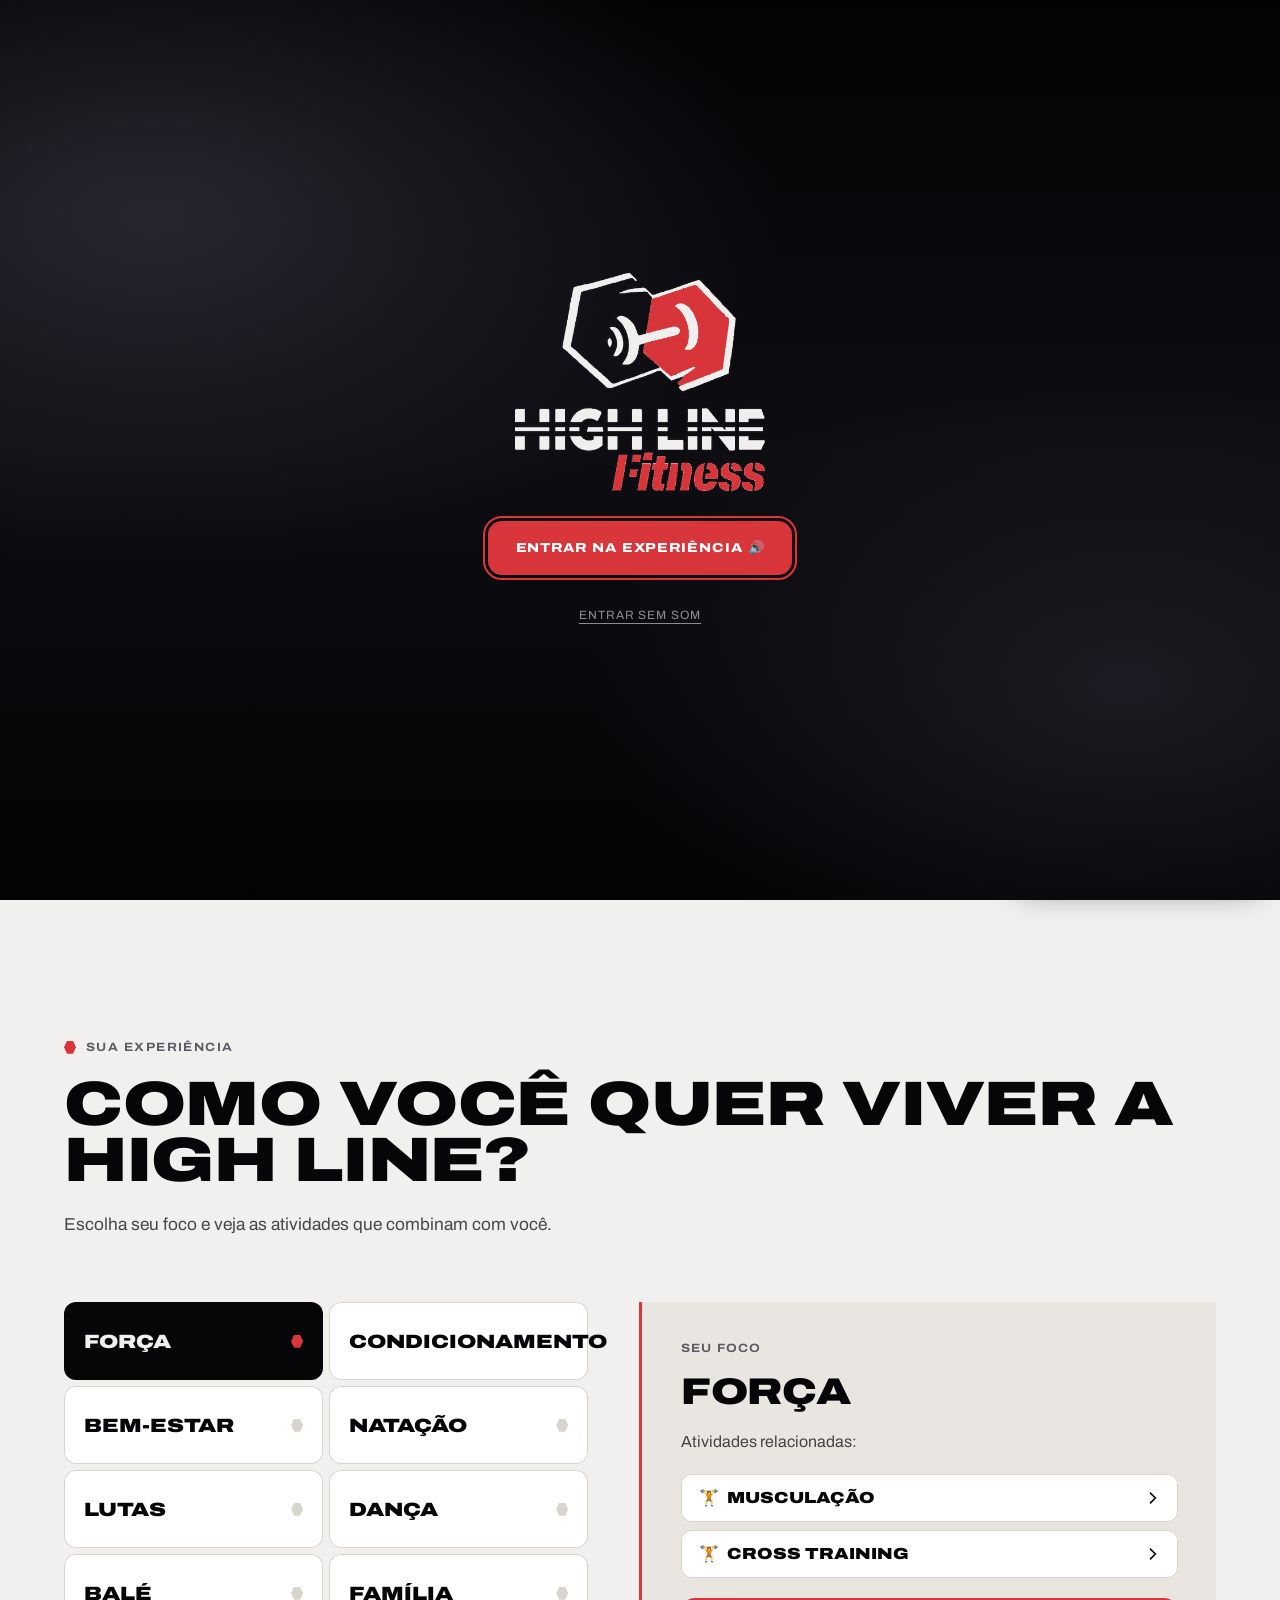
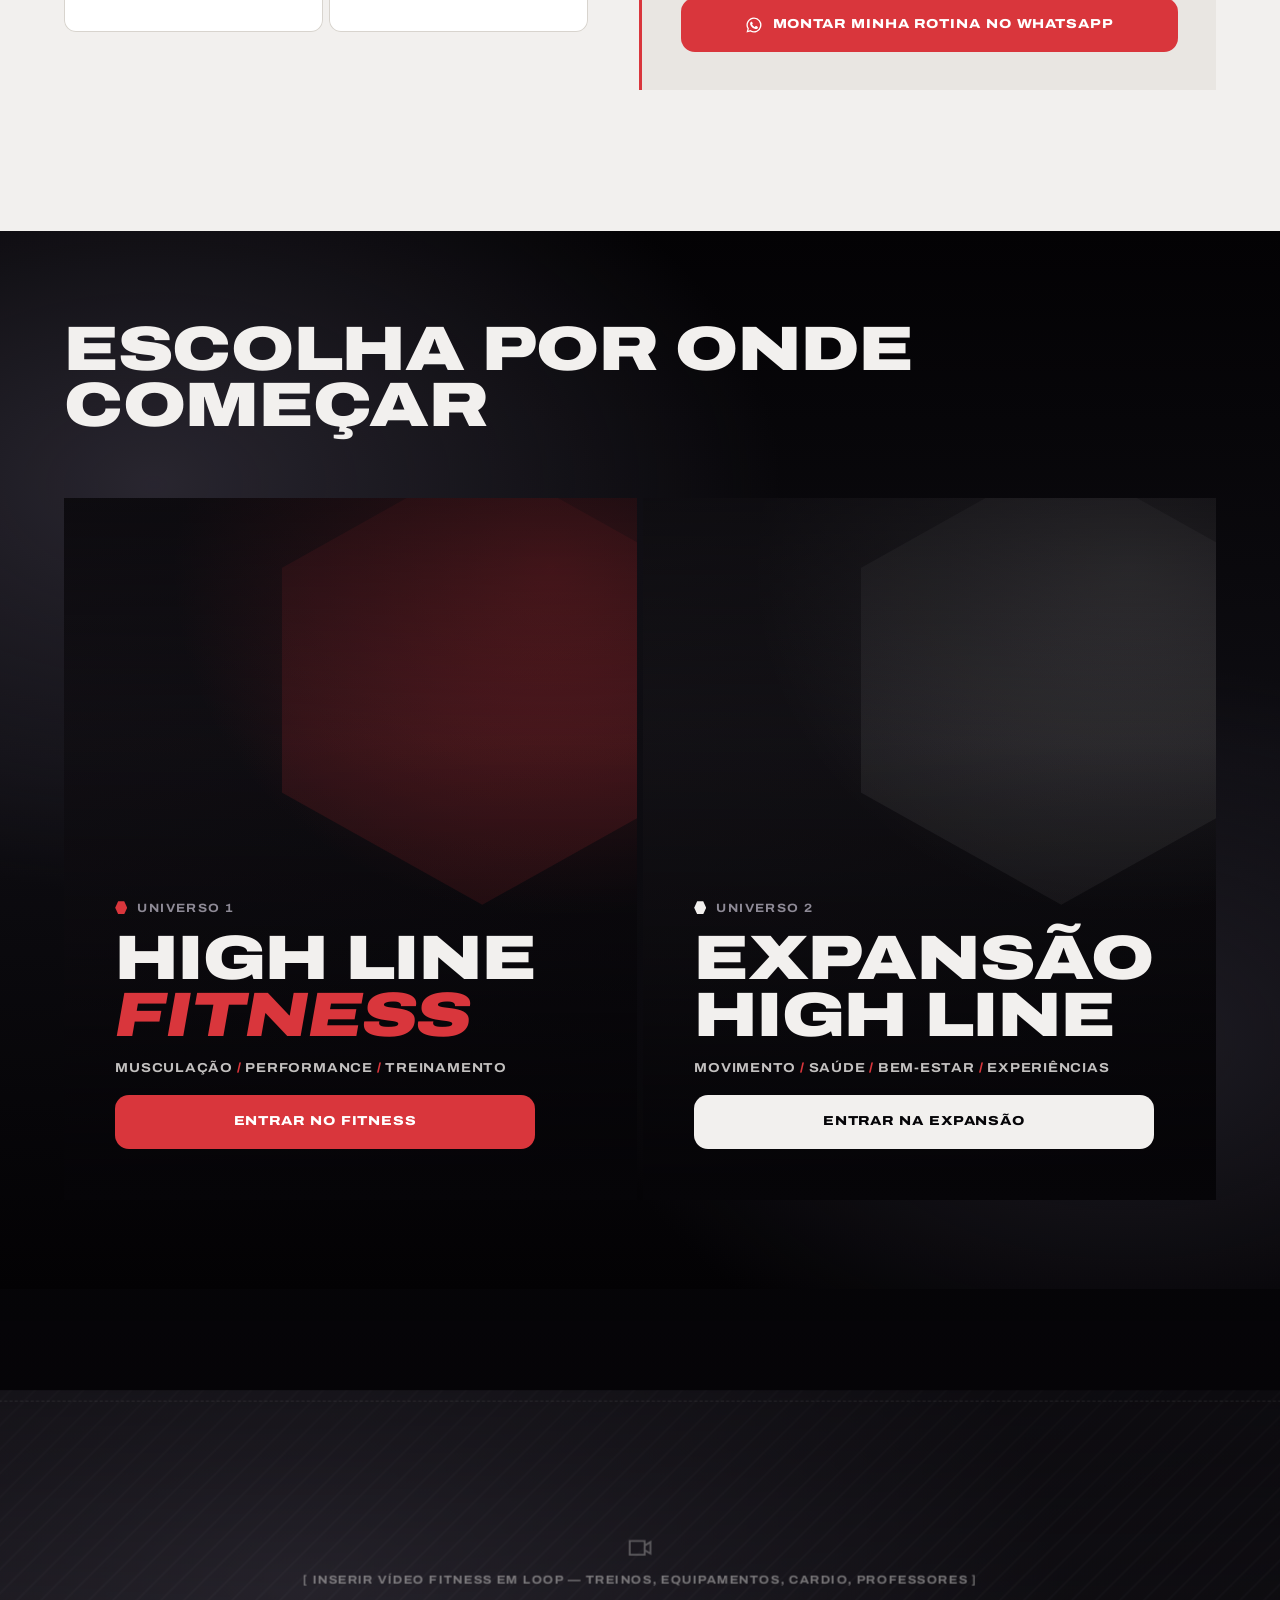
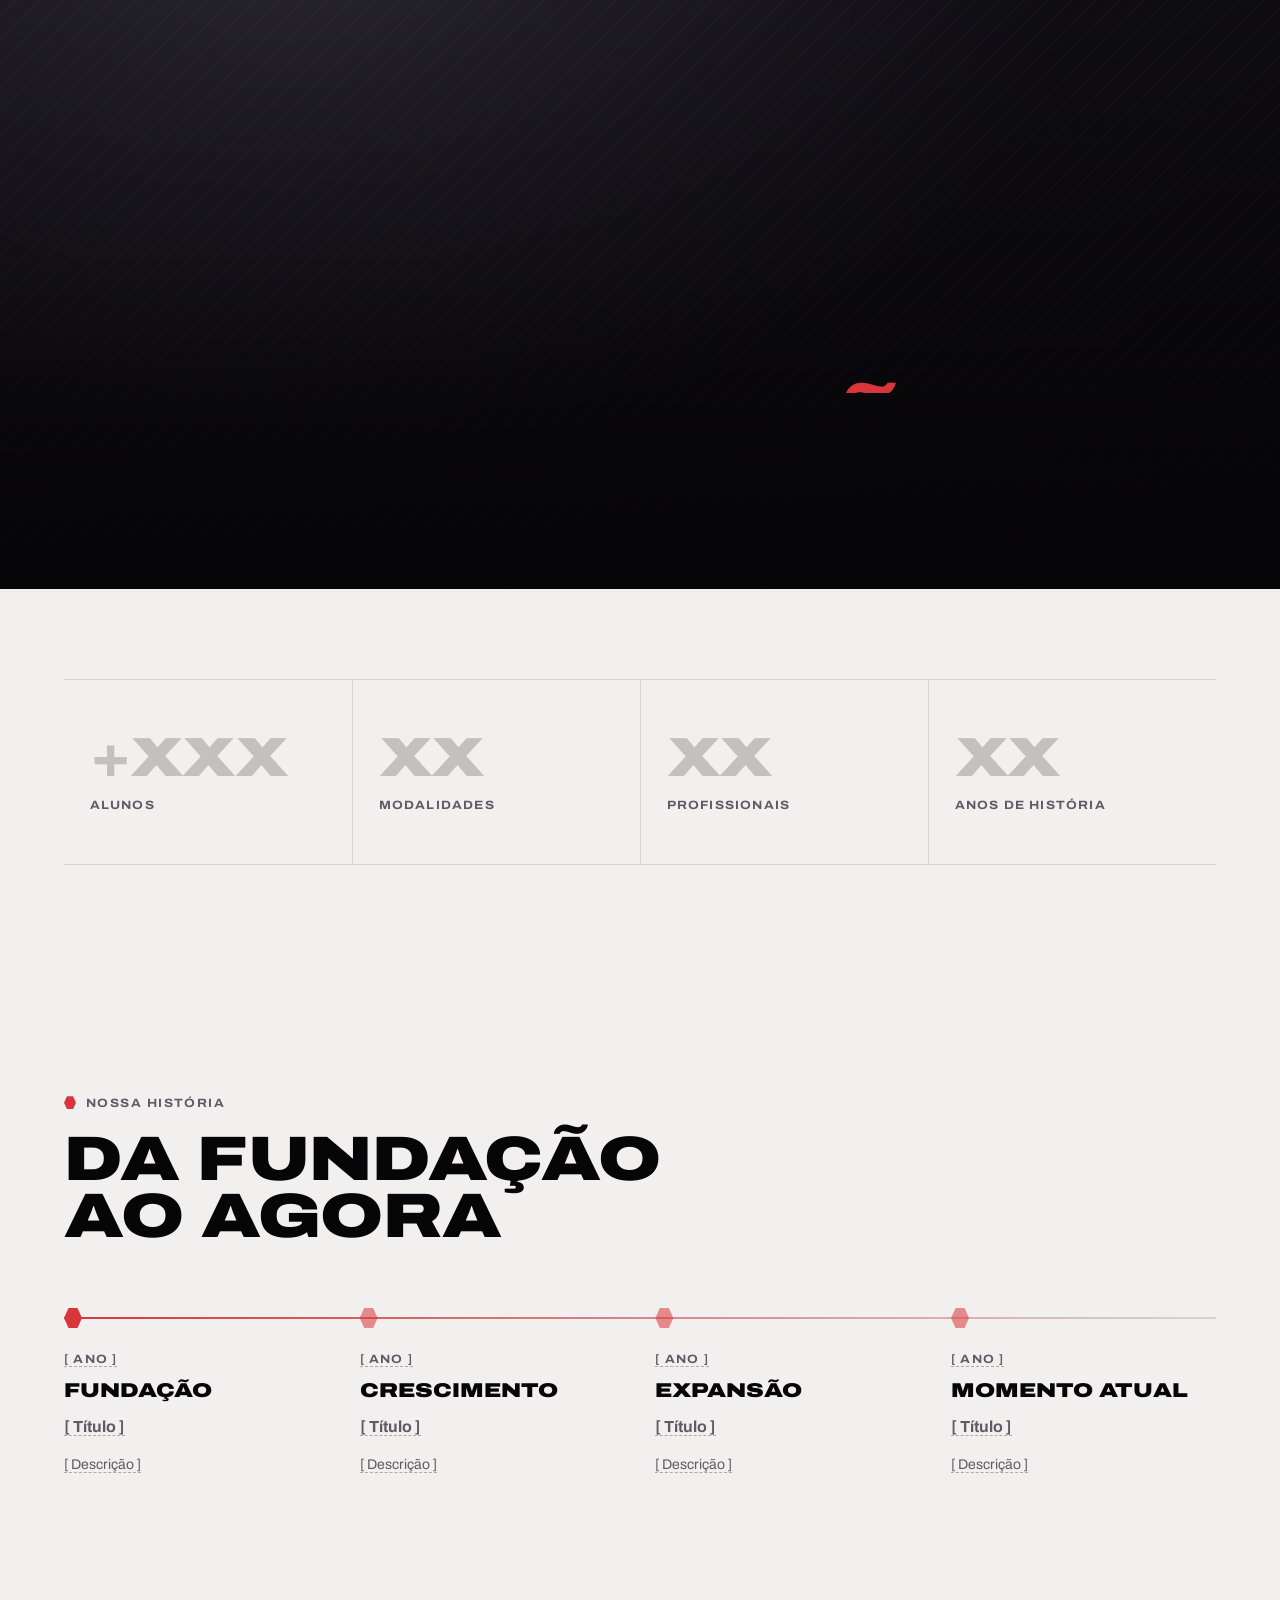
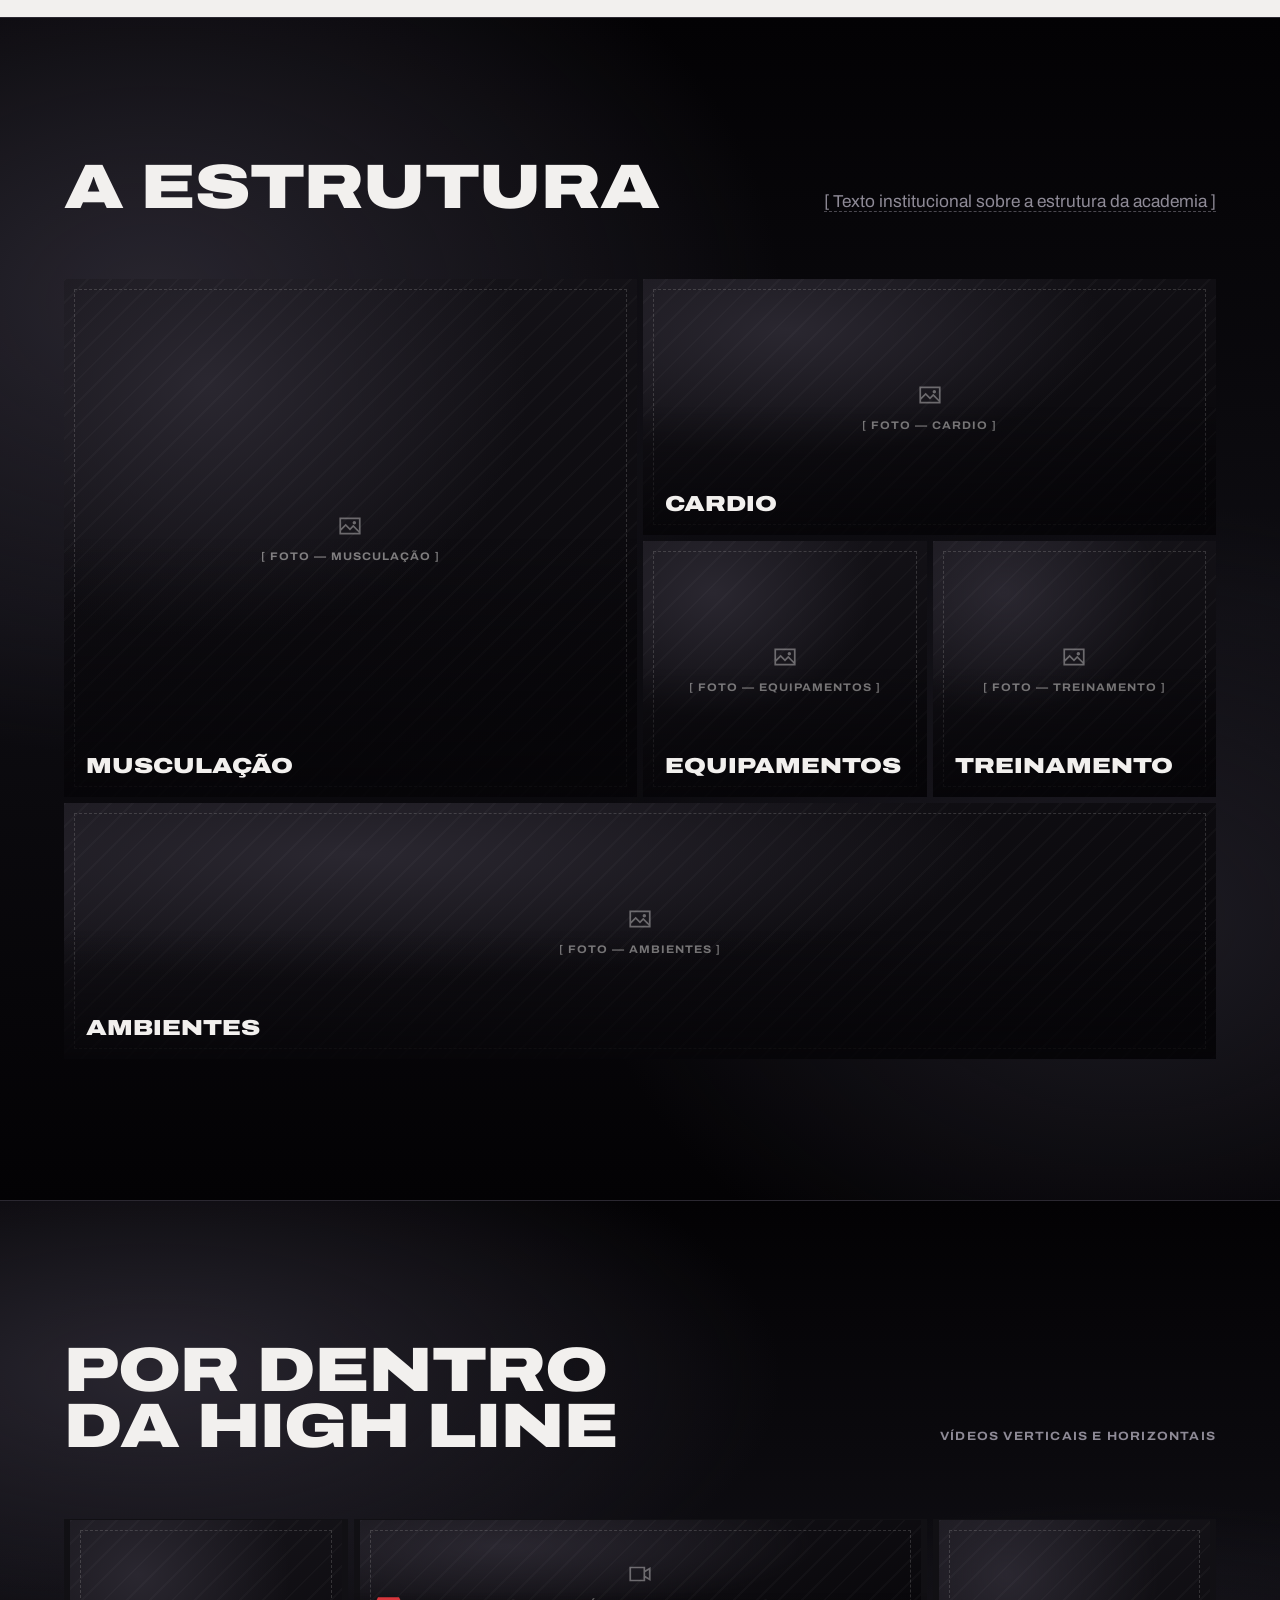
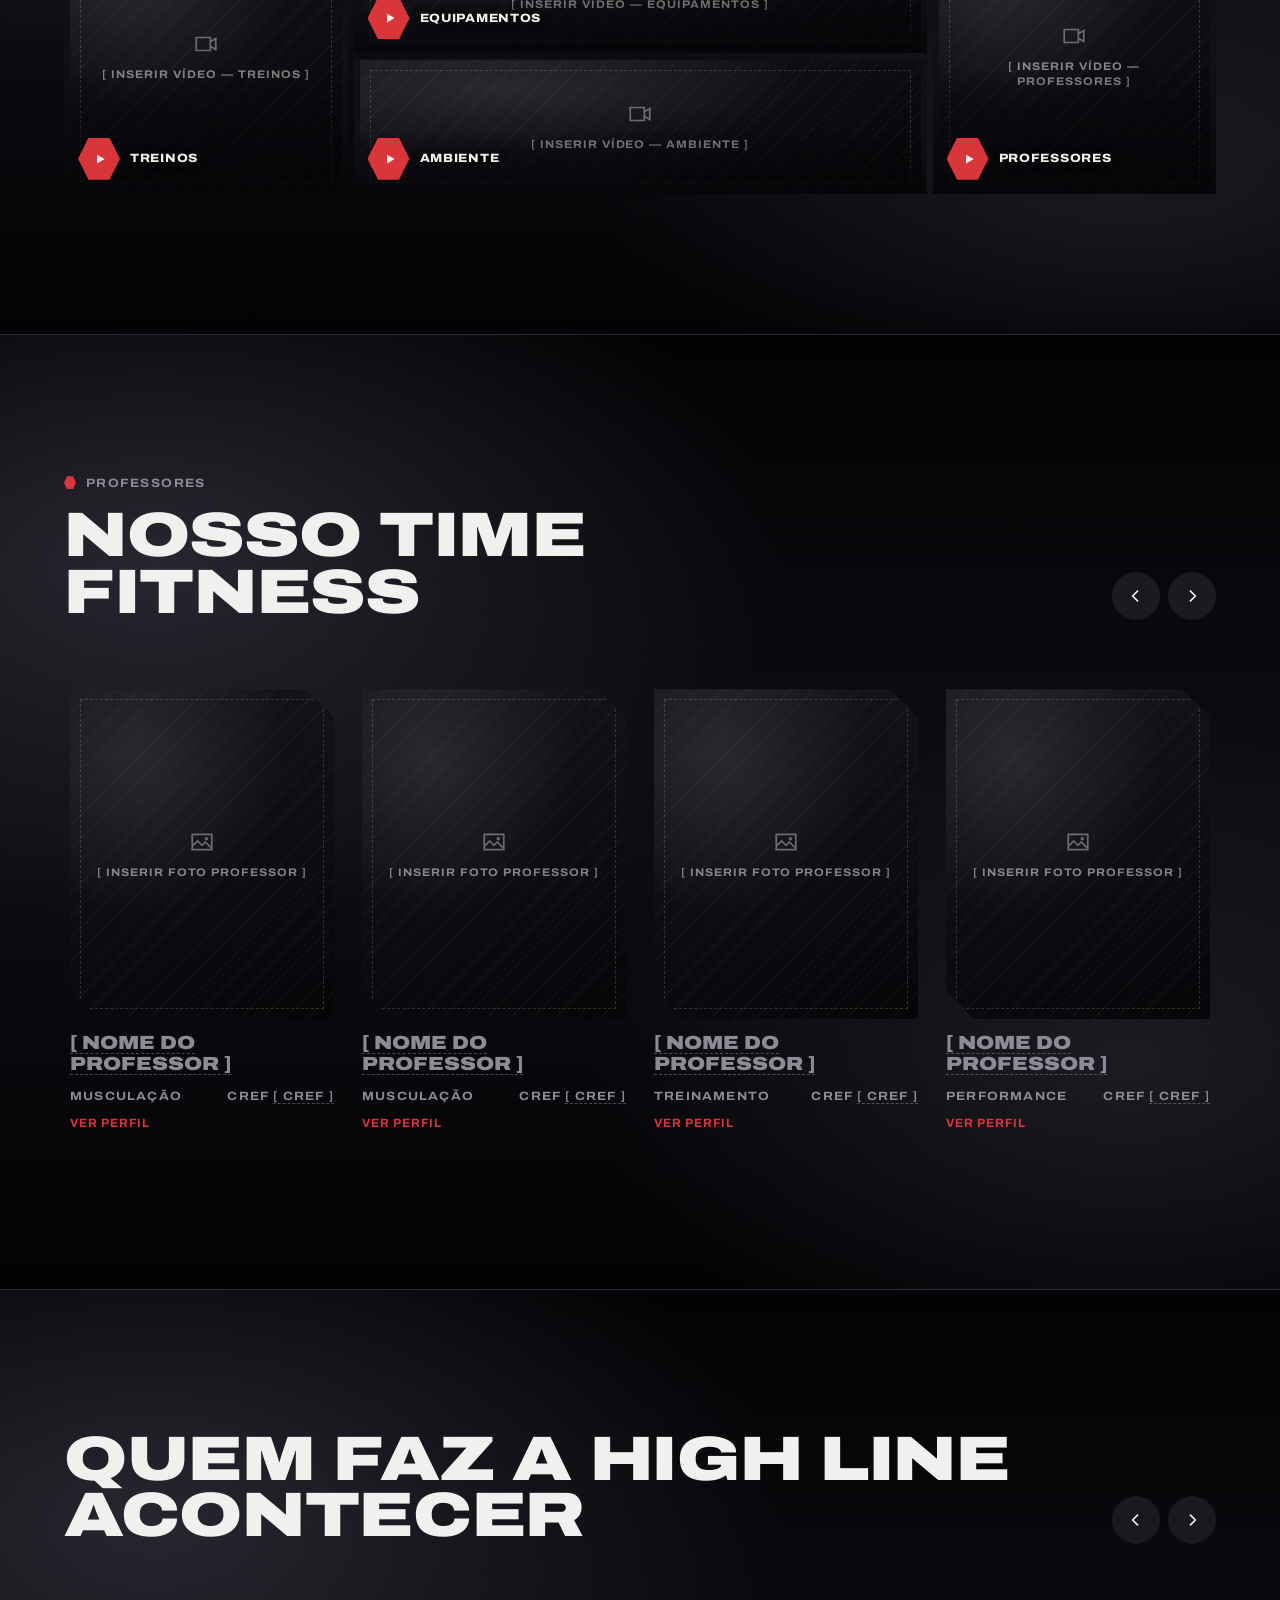
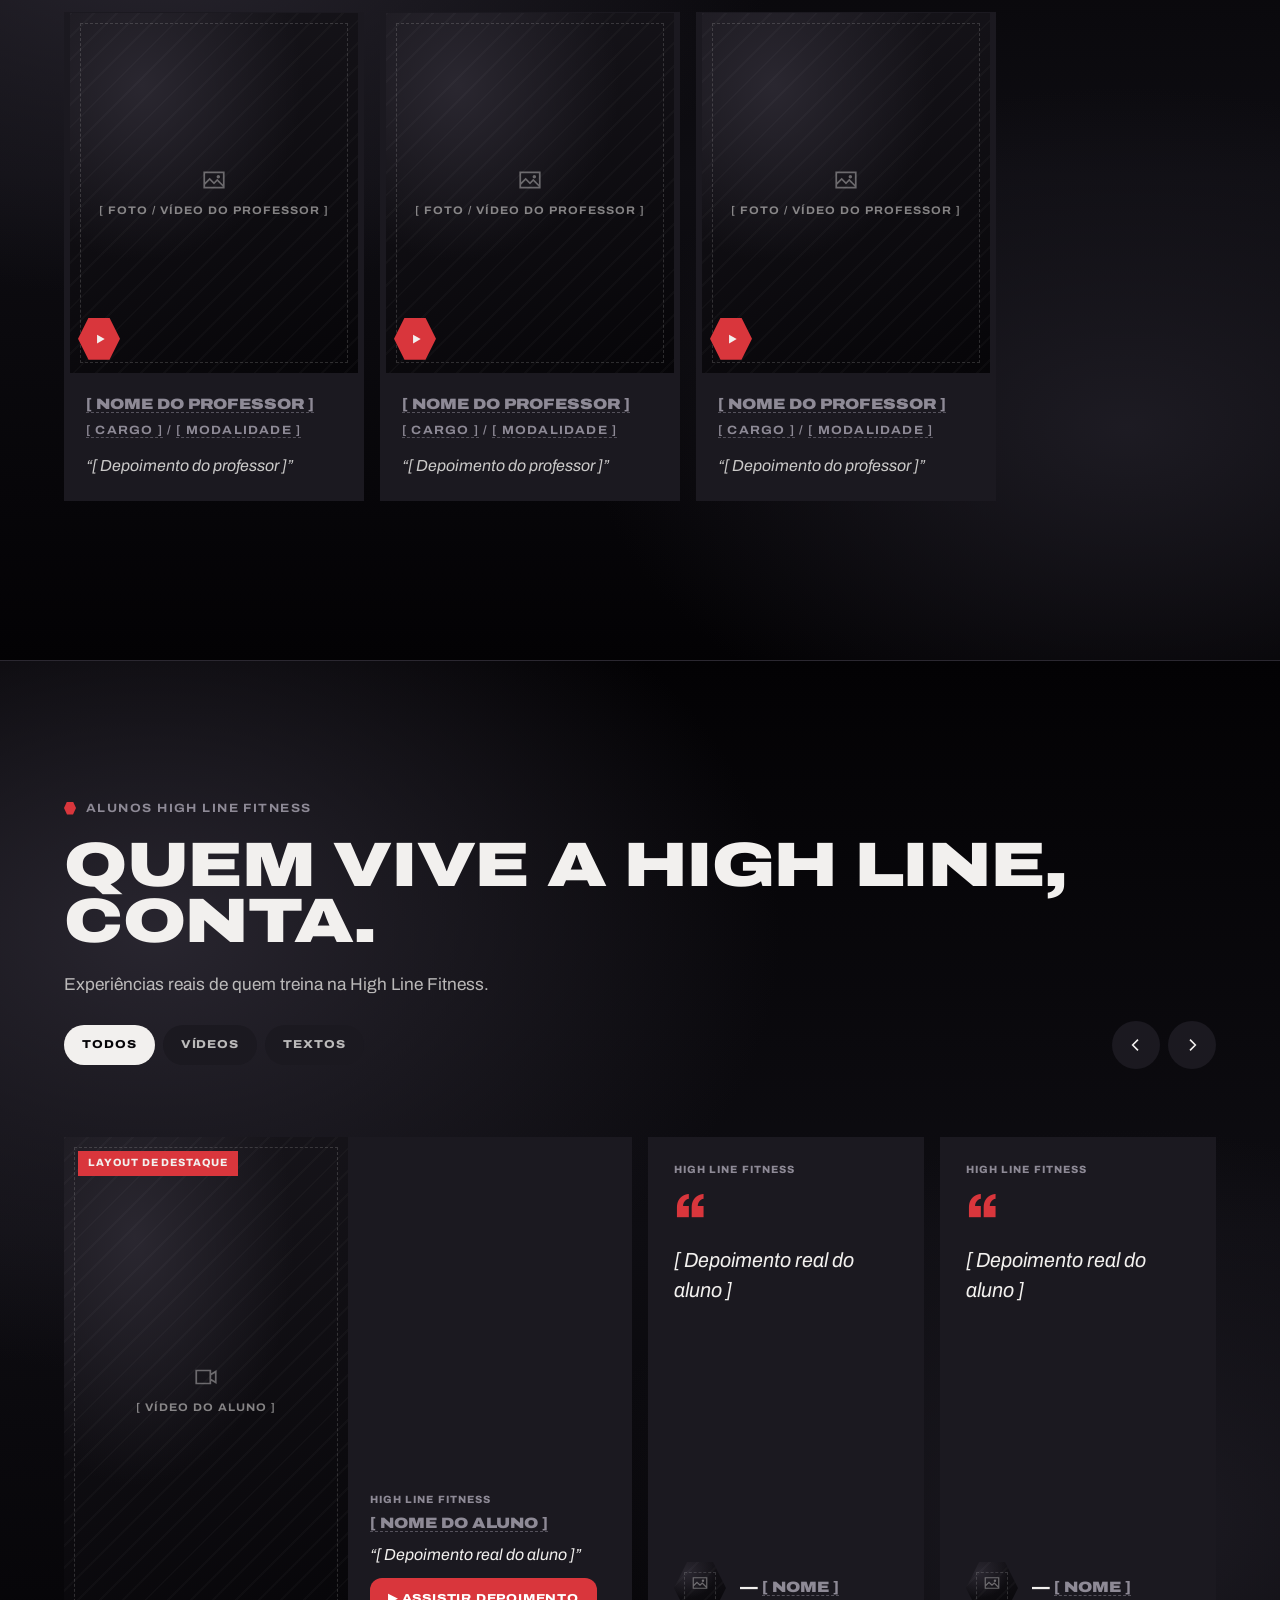
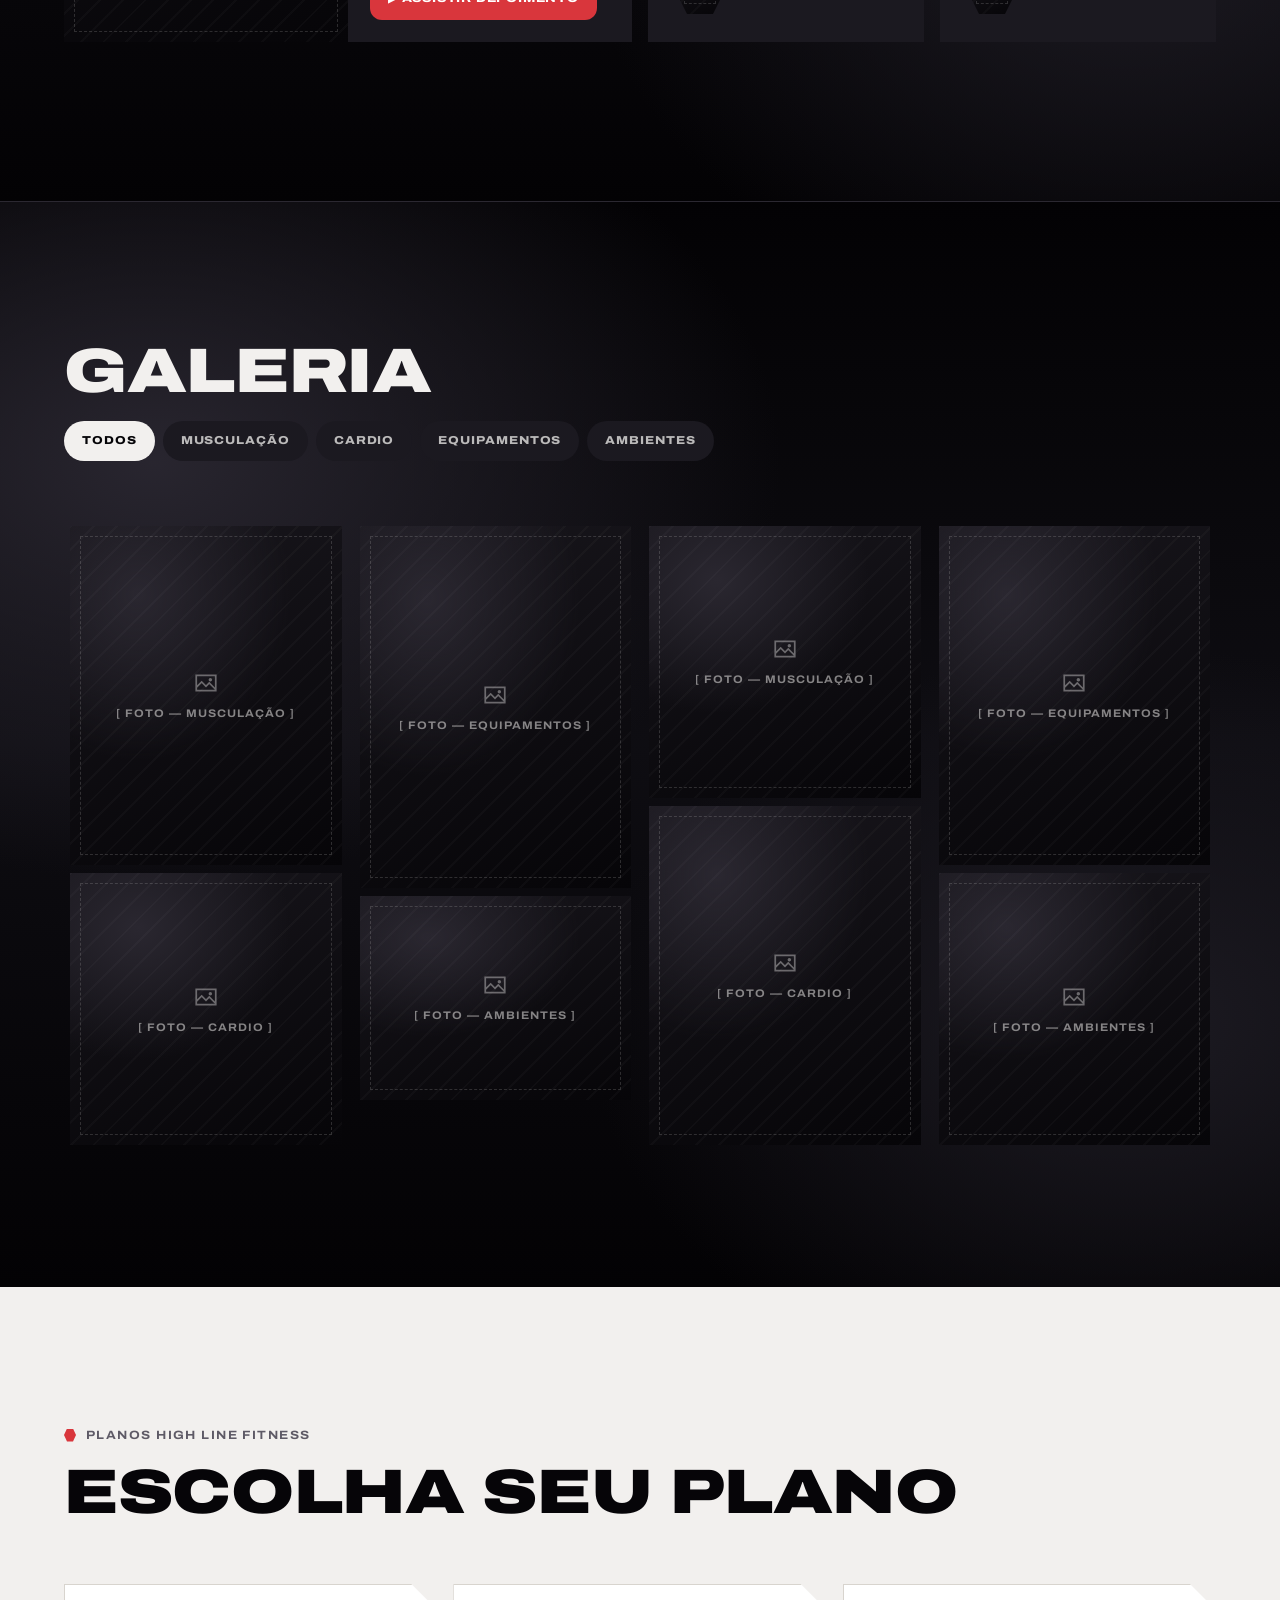
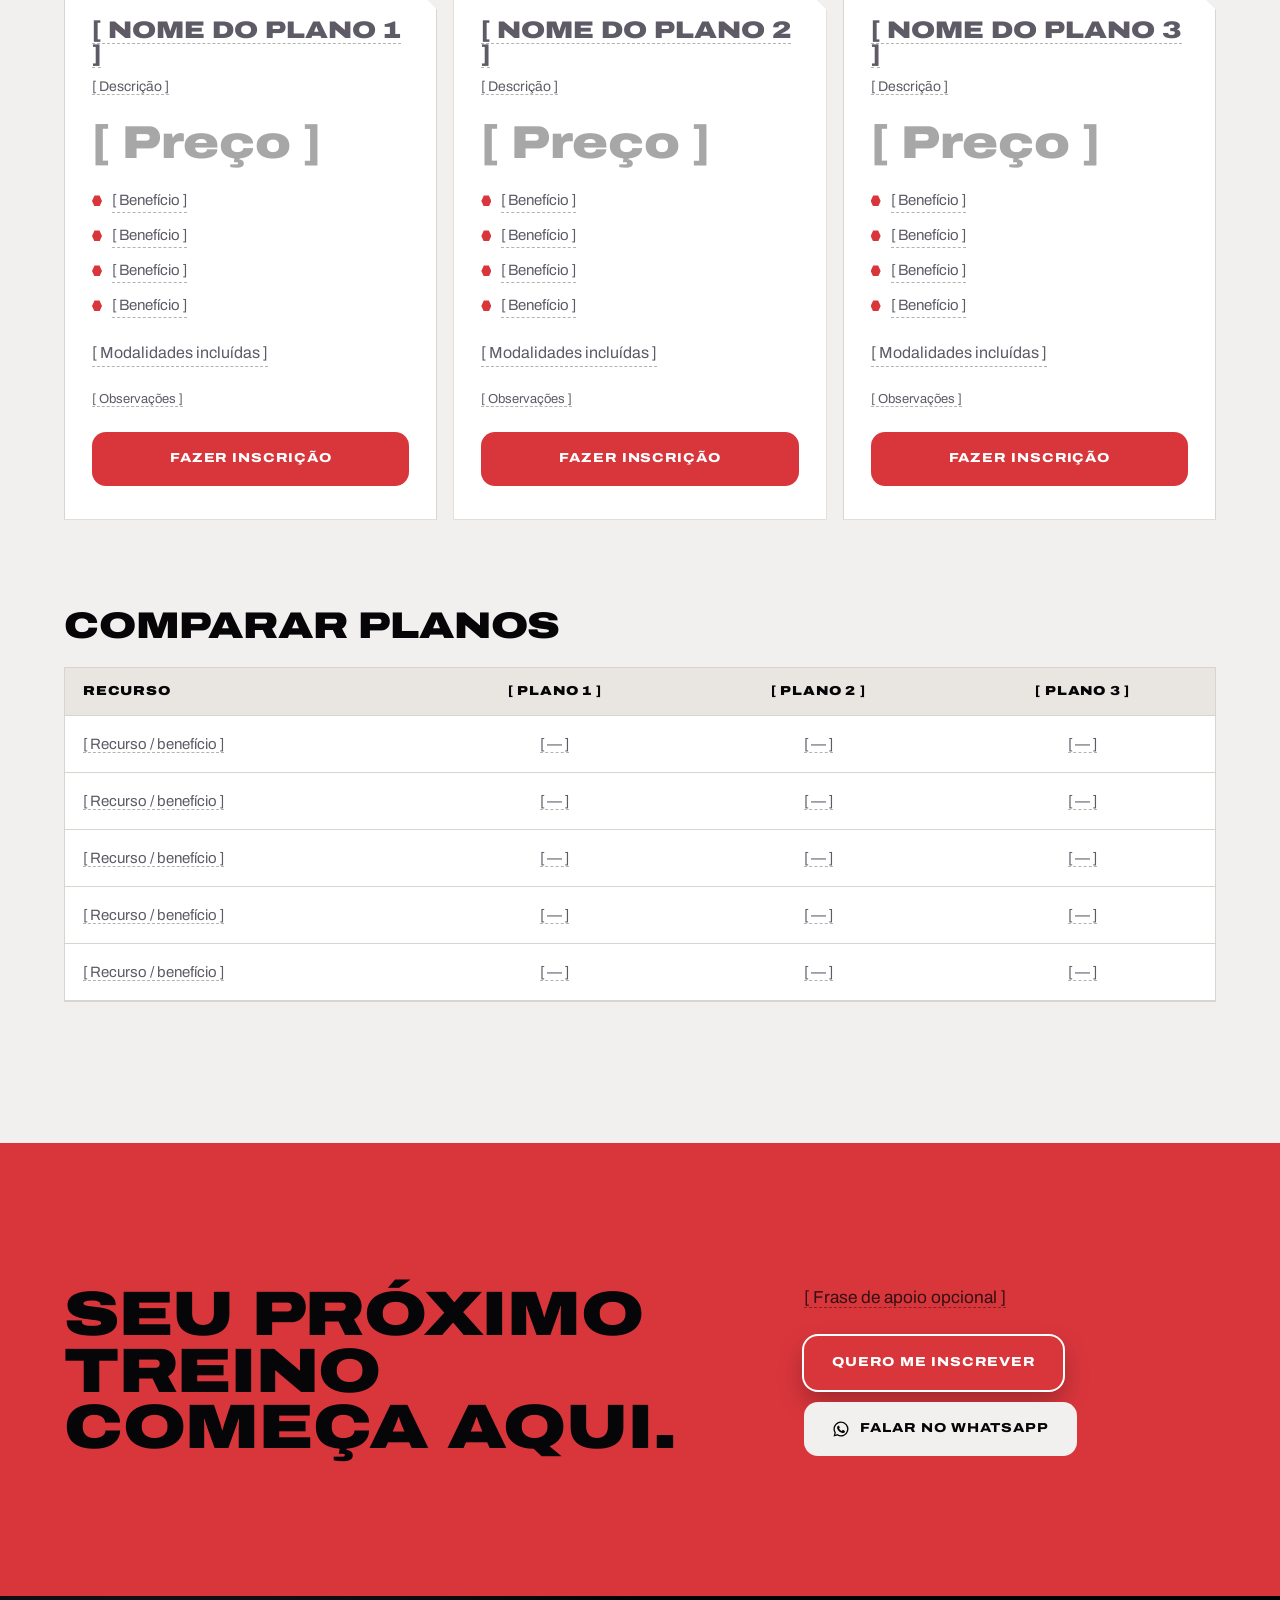
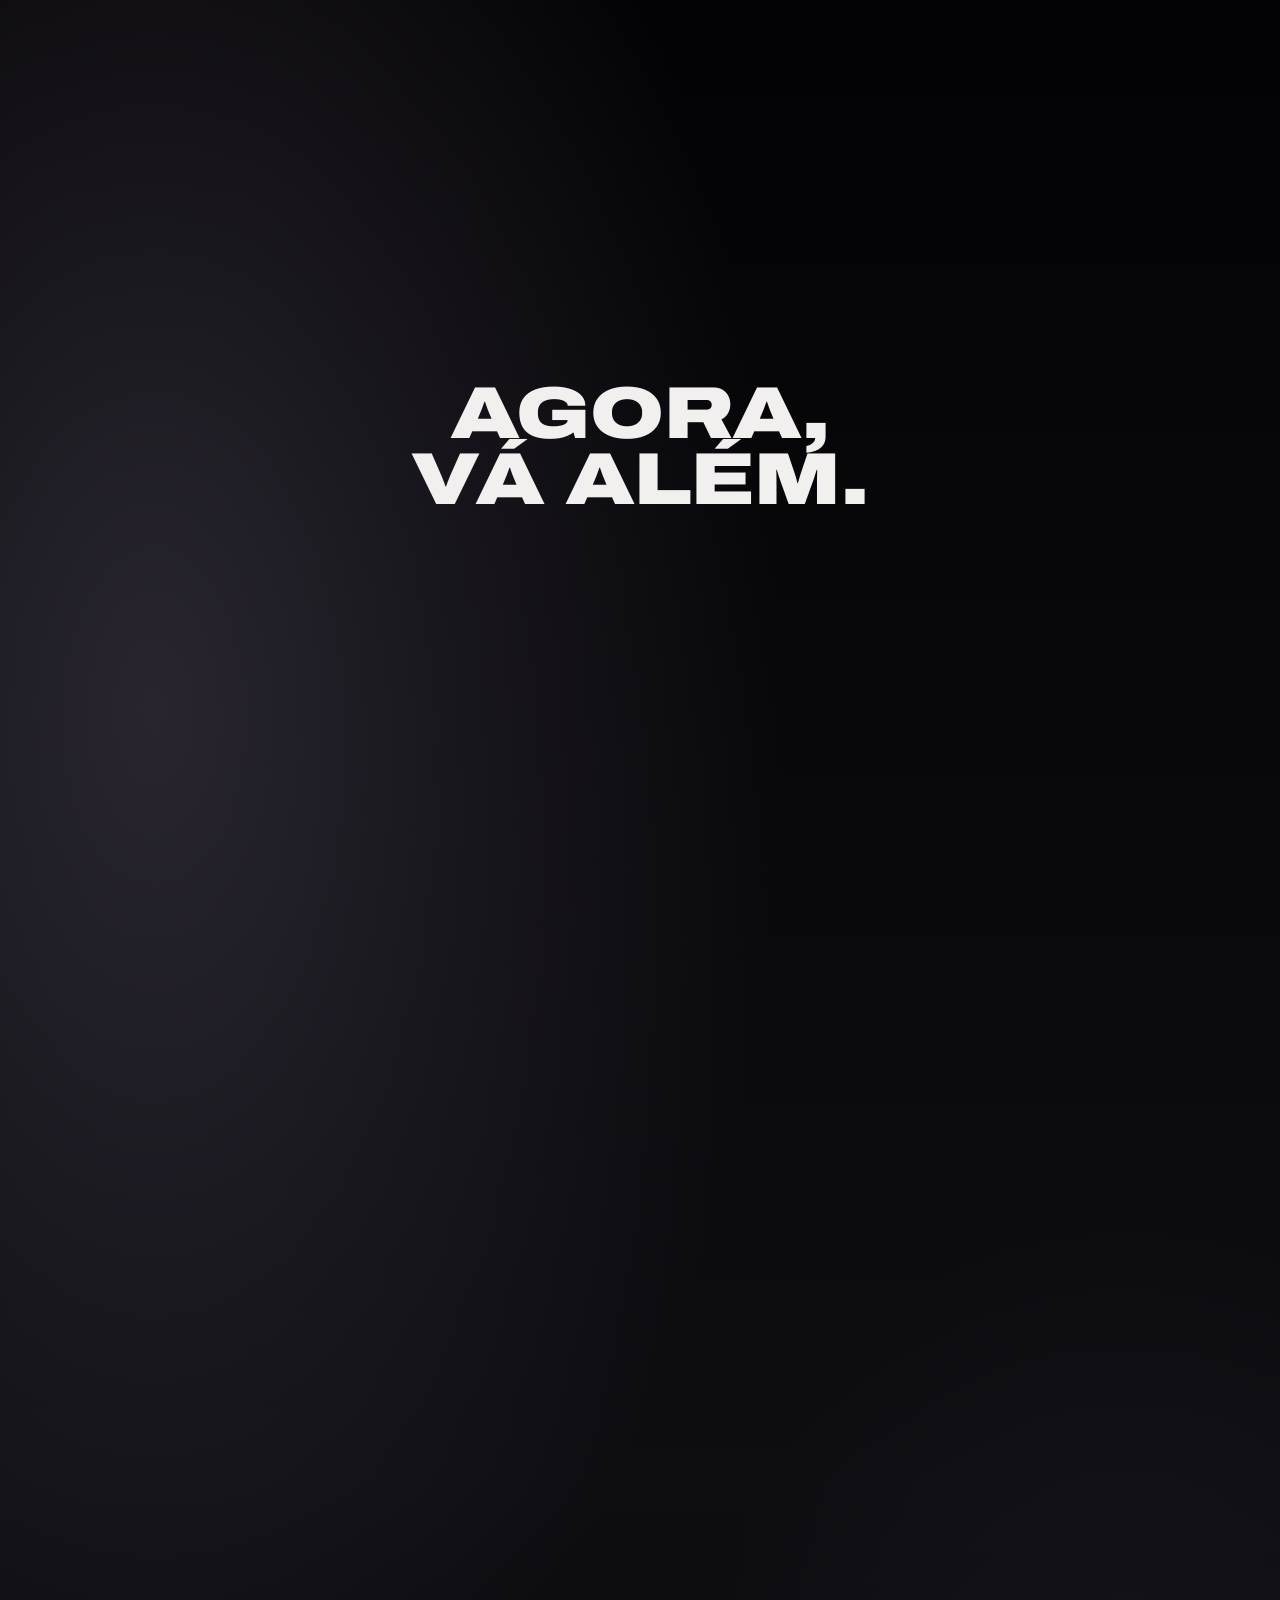
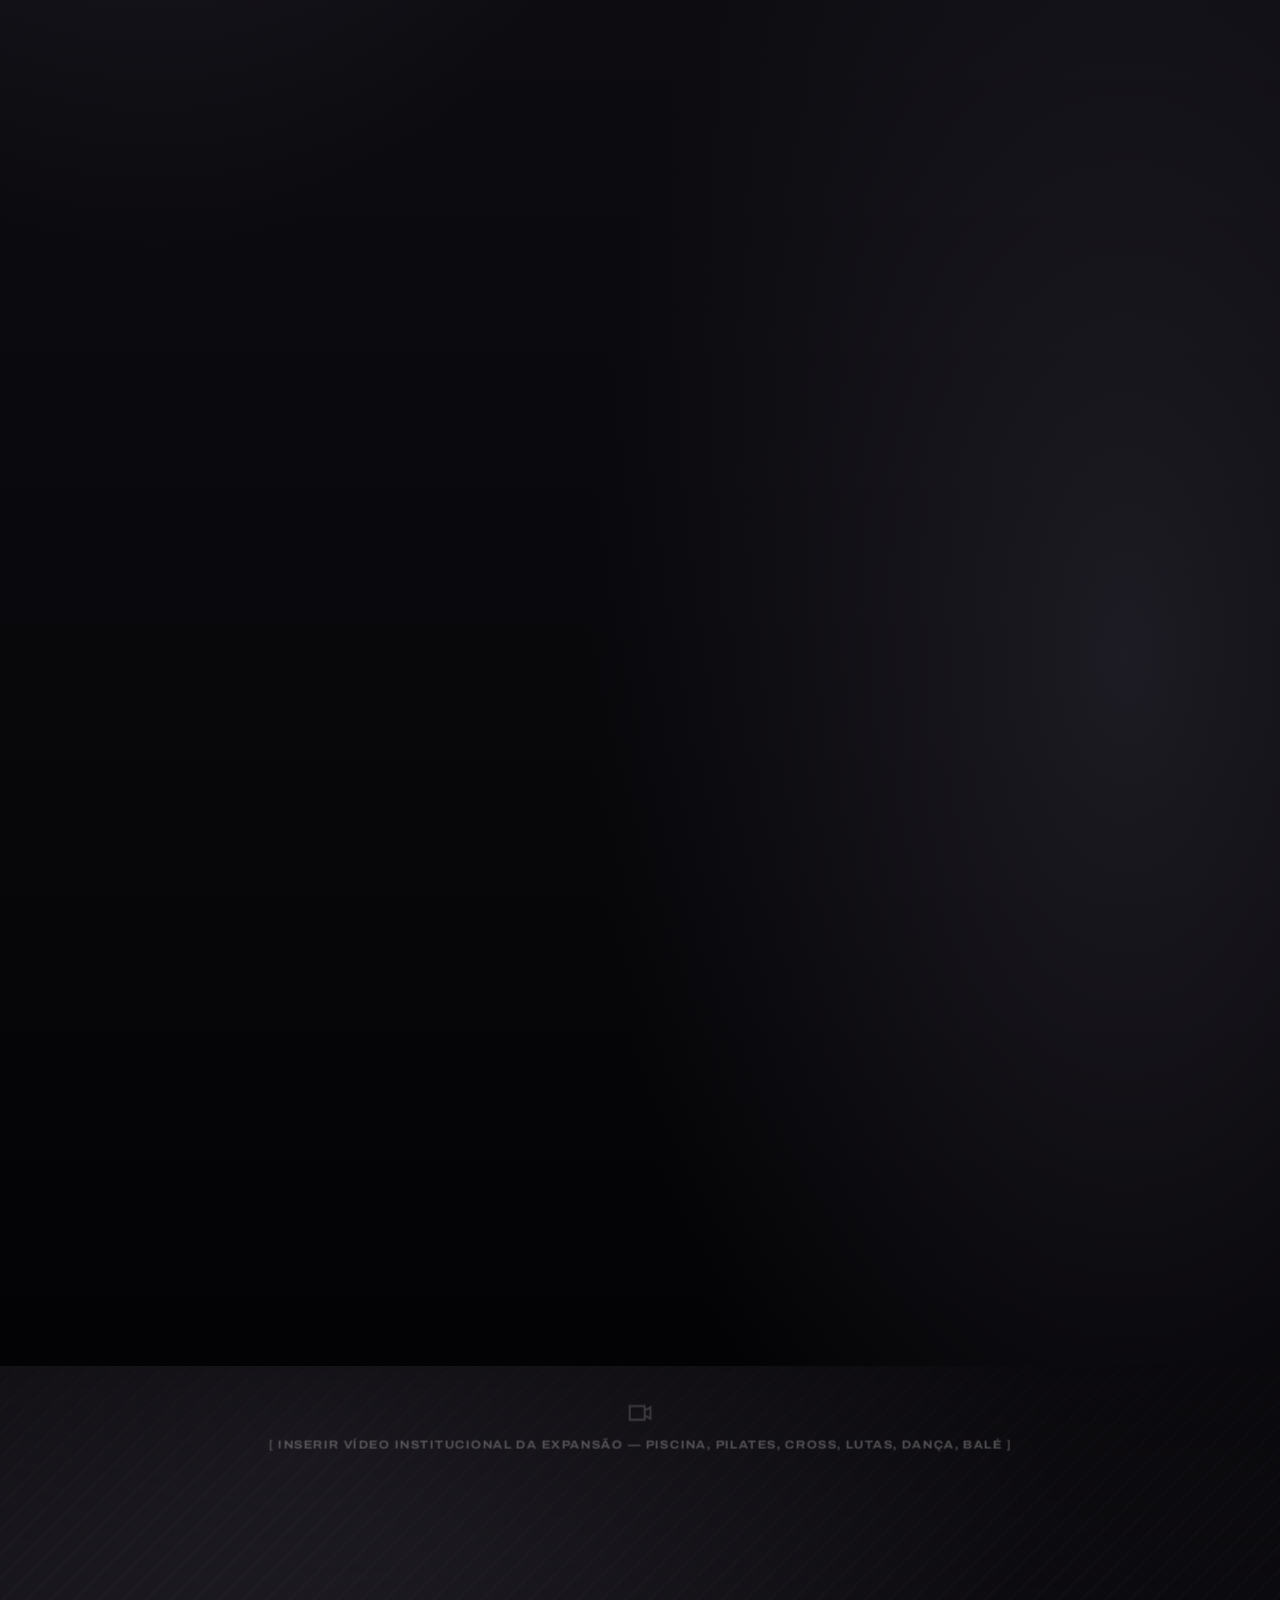
<file: index.html>
<!DOCTYPE html>
<html lang="pt-BR">
<head>
<meta charset="utf-8">
<meta name="viewport" content="width=device-width, initial-scale=1, viewport-fit=cover">
<title>High Line Fitness — Dois espaços. Uma experiência.</title>
<meta name="description" content="High Line Fitness e Expansão High Line: musculação, natação, Pilates, lutas, Cross Training, dança, balé e lanchonete.">
<meta name="theme-color" content="#060508">
<link rel="icon" type="image/png" href="assets/img/simbolo.png">
<link rel="preconnect" href="https://fonts.googleapis.com">
<link rel="preconnect" href="https://fonts.gstatic.com" crossorigin>
<link href="https://fonts.googleapis.com/css2?family=Archivo:ital,wdth,wght@0,62..125,100..900;1,62..125,100..900&family=Cormorant+Garamond:ital,wght@0,500;1,400;1,500&display=swap" rel="stylesheet">
<link rel="stylesheet" href="assets/css/styles.css">
</head>
<body>
<!-- ===== TEMA DE NATAL: neve ===== -->
<canvas class="snow" id="snow" data-natal aria-hidden="true"></canvas>

<!-- ===== Ícones (sprite) ===== -->
<svg width="0" height="0" style="position:absolute" aria-hidden="true">
  <symbol id="i-wa" viewBox="0 0 24 24"><path fill="currentColor" d="M12 2a10 10 0 0 0-8.6 15.1L2 22l5-1.3A10 10 0 1 0 12 2zm0 18.2c-1.5 0-3-.4-4.3-1.2l-.3-.2-3 .8.8-2.9-.2-.3A8.2 8.2 0 1 1 12 20.2zm4.5-6.1c-.2-.1-1.5-.7-1.7-.8-.2-.1-.4-.1-.6.1l-.8 1c-.1.2-.3.2-.5.1a6.7 6.7 0 0 1-3.3-2.9c-.3-.4.2-.4.7-1.3.1-.2 0-.3 0-.4l-.8-1.8c-.2-.5-.4-.4-.6-.4h-.5a1 1 0 0 0-.7.3 3 3 0 0 0-.9 2.2c0 1.3.9 2.5 1 2.7.1.2 1.8 2.8 4.4 3.9 1.6.7 2.3.8 3.1.6.5-.1 1.5-.6 1.7-1.2.2-.6.2-1.1.2-1.2-.1-.1-.3-.2-.5-.3z"/></symbol>
  <symbol id="i-play" viewBox="0 0 24 24"><path fill="currentColor" d="M7 4.5v15l13-7.5z"/></symbol>
  <symbol id="i-pause" viewBox="0 0 24 24"><path fill="currentColor" d="M6 4h4v16H6zM14 4h4v16h-4z"/></symbol>
  <symbol id="i-vol" viewBox="0 0 24 24"><path fill="none" stroke="currentColor" stroke-width="2" d="M4 9h4l5-4v14l-5-4H4zM16.5 8.5a5 5 0 0 1 0 7M19 6a8.5 8.5 0 0 1 0 12"/></symbol>
  <symbol id="i-mute" viewBox="0 0 24 24"><path fill="none" stroke="currentColor" stroke-width="2" d="M4 9h4l5-4v14l-5-4H4zM16 9l6 6M22 9l-6 6"/></symbol>
  <symbol id="i-l" viewBox="0 0 24 24"><path fill="none" stroke="currentColor" stroke-width="2.4" d="M15 4l-8 8 8 8"/></symbol>
  <symbol id="i-r" viewBox="0 0 24 24"><path fill="none" stroke="currentColor" stroke-width="2.4" d="M9 4l8 8-8 8"/></symbol>
  <symbol id="i-x" viewBox="0 0 24 24"><path fill="none" stroke="currentColor" stroke-width="2.6" d="M5 5l14 14M19 5L5 19"/></symbol>
  <symbol id="i-img" viewBox="0 0 24 24"><path fill="none" stroke="currentColor" stroke-width="1.6" d="M3 5h18v14H3zM3 16l5-5 4 4 3-3 6 6"/><circle cx="16" cy="9" r="1.6" fill="currentColor"/></symbol>
  <symbol id="i-vid" viewBox="0 0 24 24"><path fill="none" stroke="currentColor" stroke-width="1.6" d="M3 6h13v12H3zM16 10l5-3v10l-5-3"/></symbol>
  <symbol id="i-pin" viewBox="0 0 24 24"><path fill="none" stroke="currentColor" stroke-width="1.6" d="M12 21s7-6.2 7-12a7 7 0 0 0-14 0c0 5.8 7 12 7 12z"/><circle cx="12" cy="9" r="2.4" fill="none" stroke="currentColor" stroke-width="1.6"/></symbol>
  <symbol id="i-user" viewBox="0 0 24 24"><circle cx="12" cy="8" r="4" fill="none" stroke="currentColor" stroke-width="1.6"/><path fill="none" stroke="currentColor" stroke-width="1.6" d="M4 21c1-4.5 4.5-6.5 8-6.5s7 2 8 6.5"/></symbol>
  <symbol id="i-ig" viewBox="0 0 24 24"><rect x="3" y="3" width="18" height="18" rx="5" fill="none" stroke="currentColor" stroke-width="1.8"/><circle cx="12" cy="12" r="4.2" fill="none" stroke="currentColor" stroke-width="1.8"/><circle cx="17.3" cy="6.7" r="1.2" fill="currentColor"/></symbol>
  <symbol id="i-fb" viewBox="0 0 24 24"><path fill="currentColor" d="M13.5 21v-7.5H16l.4-3h-2.9V8.6c0-.9.3-1.5 1.5-1.5h1.5V4.4a20 20 0 0 0-2.3-.1c-2.3 0-3.8 1.4-3.8 3.9v2.3H8v3h2.4V21z"/></symbol>
  <symbol id="i-tt" viewBox="0 0 24 24"><path fill="currentColor" d="M16.5 3c.4 2.2 1.8 3.6 4 3.8v3a7 7 0 0 1-4-1.3v6.3a5.8 5.8 0 1 1-5.8-5.8h.6v3.1a2.7 2.7 0 1 0 2.1 2.7V3z"/></symbol>
  <symbol id="i-yt" viewBox="0 0 24 24"><path fill="currentColor" d="M21.6 7.2a2.6 2.6 0 0 0-1.8-1.8C18.2 5 12 5 12 5s-6.2 0-7.8.4a2.6 2.6 0 0 0-1.8 1.8C2 8.8 2 12 2 12s0 3.2.4 4.8a2.6 2.6 0 0 0 1.8 1.8C5.8 19 12 19 12 19s6.2 0 7.8-.4a2.6 2.6 0 0 0 1.8-1.8c.4-1.6.4-4.8.4-4.8s0-3.2-.4-4.8zM10 15V9l5.2 3z"/></symbol>
</svg>

<!-- ===== 2. Portão da experiência sonora ===== -->
<div class="gate" id="gate" role="dialog" aria-label="Entrar no site">
  <div class="gate__half gate__half--t"></div>
  <div class="gate__half gate__half--b"></div>
  <div class="gate__line"></div>
  <div class="gate__box">
    <img src="assets/img/logo.png" alt="High Line Fitness">
    <p class="gate__natal" data-natal>✦ Edição de Natal ✦</p>
    <button class="btn btn--red" id="gateSound">Entrar na experiência 🔊</button>
    <button class="gate__skip" id="gateMute">Entrar sem som</button>
  </div>
</div>

<!-- ===== Cortina cinematográfica (ida para o Fitness) ===== -->
<div class="curtain" id="curtain" aria-hidden="true">
  <div class="curtain__half curtain__half--t"></div>
  <div class="curtain__half curtain__half--b"></div>
  <div class="curtain__line"></div>
  <div class="curtain__c">
    <p class="d"><span class="ln"><span class="slit">High Line</span></span><span class="ln"><span class="it red">Fitness</span></span></p>
    <p class="meta curtain__sub">Musculação / Performance / Treinamento</p>
  </div>
</div>

<!-- ===== 3. Menu principal ===== -->
<header class="hdr" id="hdr">
  <div class="hdr__in">
    <a class="hdr__logo" href="#inicio" aria-label="High Line Fitness — início"><img src="assets/img/logo-horizontal.png" alt="High Line Fitness" width="394" height="96"></a>
    <nav class="nav" id="nav" aria-label="Principal">
      <a href="#inicio" data-key="inicio">Início</a>
      <div class="nav__i" data-mega="fitness"><button class="nav__btn" data-key="fitness" aria-expanded="false" aria-controls="mega-fitness">Fitness<svg class="nav__car" viewBox="0 0 24 24"><path fill="none" stroke="currentColor" stroke-width="2.6" d="M6 9l6 6 6-6"/></svg></button></div>
      <div class="nav__i" data-mega="expansao"><button class="nav__btn" data-key="expansao" aria-expanded="false" aria-controls="mega-expansao">Expansão<svg class="nav__car" viewBox="0 0 24 24"><path fill="none" stroke="currentColor" stroke-width="2.6" d="M6 9l6 6 6-6"/></svg></button></div>
      <a href="#professores" data-key="professores">Professores</a>
      <a href="#depoimentos" data-key="depoimentos">Depoimentos</a>
      <a href="#planos" data-key="planos">Planos</a>
      <a href="#eventos" data-key="eventos">Eventos</a>
      <a href="#contato" data-key="contato">Contato</a>
      <a class="nav__xp btn3d" href="#personalizar" data-key="experiencia"><span class="nav__hex"></span>Sua experiência</a>
    </nav>
    <div class="hdr__act">
      <a class="hdr__ico hdr__ig" data-social="instagram" target="_blank" rel="noopener" aria-label="Instagram"><svg><use href="#i-ig"/></svg></a>
      <a class="btn btn--red btn--sm btn3d hdr__ins" data-link="inscricao" target="_blank" rel="noopener">Inscreva-se</a>
      <a class="btn btn--red btn--sm btn3d hdr__wa" data-wa="geral" target="_blank" rel="noopener" aria-label="Falar no WhatsApp"><svg class="wa-ico"><use href="#i-wa"/></svg><span class="hdr__wa-t">WhatsApp</span></a>
    </div>
    <button class="burger" id="burger" aria-label="Abrir menu" aria-expanded="false"><span></span></button>
  </div>

  <!-- Mega menu: Fitness -->
  <div class="mega" id="mega-fitness">
    <div class="mega__in">
      <div class="mega__intro">
        <span class="tag">Universo 1</span>
        <p class="d d-m">High Line<br><span class="it red">Fitness</span></p>
        <p class="mega__lead">Musculação / Performance / Treinamento</p>
        <a class="btn btn--red btn--sm" href="#fitness">Ir para o Fitness →</a>
      </div>
      <div class="mega__grid">
        <a class="mlink" href="#historia"><span class="mlink__t">Nossa história</span><span class="mlink__d">Da fundação ao momento atual</span></a>
        <a class="mlink" href="#estrutura"><span class="mlink__t">Estrutura</span><span class="mlink__d">Musculação, cardio, equipamentos</span></a>
        <a class="mlink" href="#videos-fitness"><span class="mlink__t">Vídeos</span><span class="mlink__d">Treinos, ambiente e bastidores</span></a>
        <a class="mlink" href="#professores"><span class="mlink__t">Nosso time</span><span class="mlink__d">Professores e perfis completos</span></a>
        <a class="mlink" href="#depoimentos"><span class="mlink__t">Depoimentos</span><span class="mlink__d">Quem vive a High Line, conta</span></a>
        <a class="mlink" href="#galeria"><span class="mlink__t">Galeria</span><span class="mlink__d">Fotos por categoria</span></a>
        <a class="mlink" href="#planos"><span class="mlink__t">Planos</span><span class="mlink__d">Escolha seu plano</span></a>
        <a class="mlink" href="#comparar-fitness"><span class="mlink__t">Comparar planos</span><span class="mlink__d">Benefícios lado a lado</span></a>
        <a class="mlink mlink--wa" data-wa="musculacao" target="_blank" rel="noopener"><span class="mlink__t">WhatsApp</span><span class="mlink__d">Falar sobre musculação</span></a>
        <a class="mlink mlink--ev" href="#eventos"><svg class="ev-ico" viewBox="0 0 24 24" aria-hidden="true"><path fill="currentColor" d="M3 20 9.5 8l4 7 2.5-4L21 20z"/><circle cx="17" cy="5.5" r="2" fill="currentColor"/></svg><span><span class="mlink__t">Eventos · High Adventure</span><span class="mlink__d">Agenda de eventos e experiências da High Line</span></span><span class="mlink__go">Ver eventos →</span></a>
      </div>
    </div>
  </div>

  <!-- Mega menu: Expansão -->
  <div class="mega" id="mega-expansao">
    <div class="mega__in">
      <div class="mega__intro">
        <span class="tag tag--exp">Universo 2</span>
        <p class="d d-m">Expansão<br>High Line</p>
        <p class="mega__lead">Movimento / Saúde / Bem-estar / Experiências</p>
        <a class="btn btn--light btn--sm" href="#expansao">Ir para a Expansão →</a>
      </div>
      <div>
        <p class="meta" style="margin:0 0 12px">Atividades</p>
        <div class="mega__acts" id="megaActs"></div>
      </div>
      <div class="mega__side">
        <p class="meta" style="margin:0 0 12px">Explore</p>
        <a href="#horarios">Horários <span>→</span></a>
        <a href="#professores-expansao">Professores <span>→</span></a>
        <a href="#depoimentos-expansao">Depoimentos <span>→</span></a>
        <a href="#vivido">Vídeos dos alunos <span>→</span></a>
        <a href="#planos-expansao">Planos <span>→</span></a>
        <a href="#eventos">Eventos · High Adventure <span>→</span></a>
      </div>
    </div>
  </div>

  <!-- 45. Navegação entre os dois universos -->
  <div class="uni" id="uni">
    <a href="#fitness" data-u="fitness"><span class="uni__dot"></span>← High Line Fitness</a>
    <span class="uni__bar"><i id="uniBar"></i></span>
    <a href="#expansao" data-u="expansao">Expansão High Line →<span class="uni__dot"></span></a>
  </div>
  <i class="hdr__prog" id="hdrProg" aria-hidden="true"></i>
  <div class="xl" data-natal aria-hidden="true"></div>
</header>
<nav class="mnav" id="mnav" aria-label="Menu mobile">
  <a class="mnav__xp" href="#personalizar"><span class="nav__hex"></span>Monte sua experiência</a>
  <a class="mnav__natal" href="#natal" data-natal>🎄 Natal High Line</a>
  <a href="#inicio">Início</a>
  <a href="#fitness">Fitness</a>
  <div class="mnav__sub">
    <a class="chip" href="#estrutura">Estrutura</a><a class="chip" href="#videos-fitness">Vídeos</a><a class="chip" href="#galeria">Galeria</a><a class="chip" href="#planos">Planos</a>
  </div>
  <a href="#expansao">Expansão</a>
  <div class="mnav__sub" id="mnavActs"></div>
  <a href="#eventos">Eventos · High Adventure</a>
  <a href="#professores">Professores</a>
  <a href="#depoimentos">Depoimentos</a>
  <a href="#planos">Planos</a>
  <a href="#contato">Contato</a>
  <div class="btns mnav__btns">
    <a class="btn btn--red" data-link="inscricao" target="_blank" rel="noopener">Inscreva-se</a>
    <a class="btn btn--red" data-wa="geral" target="_blank" rel="noopener"><svg class="wa-ico"><use href="#i-wa"/></svg>Falar no WhatsApp</a>
  </div>
</nav>

<main>
<!-- ===== 1. Abertura cinematográfica ===== -->
<section class="open shade" id="inicio" data-wa-ctx="geral">
  <div class="open__split" id="openMedia">
    <div class="slot" data-media="fachadaFitness" data-label="[ Inserir foto da fachada — High Line Fitness ]"></div>
    <div class="slot" data-media="fachadaExpansao" data-label="[ Inserir foto da fachada — Expansão High Line ]"></div>
  </div>
  <div class="wrap open__content">
    <img class="open__logo" src="assets/img/simbolo.png" alt="" aria-hidden="true">
    <a class="natal-chip" href="#natal" data-natal><span aria-hidden="true">🎄</span>Edição de Natal · conheça a campanha</a>
    <h1 class="d d-xl reveal-t"><span class="ln"><span class="slit">High Line</span></span><span class="ln"><span class="it red">Fitness</span></span></h1>
    <p class="open__sub">Dois espaços. Uma experiência.</p>
    <div class="btns">
      <a class="btn btn--red btn3d" href="#fitness">Conheça a High Line Fitness</a>
      <a class="btn btn--ghost btn3d" href="#expansao">Explore a Expansão</a>
      <a class="btn btn--light btn3d" href="#personalizar"><span class="nav__hex"></span>Monte sua experiência</a>
    </div>
  </div>
  <div class="open__scroll">Role</div>
</section>

<!-- ===== 34. Experiência personalizada (2ª seção) ===== -->
<section class="sec sec--light" id="personalizar" data-wa-ctx="geral">
  <div class="wrap">
    <div class="head">
      <span class="tag">Sua experiência</span>
      <h2 class="d d-l rv">Como você quer viver a High Line?</h2>
      <p class="lead">Escolha seu foco e veja as atividades que combinam com você.</p>
    </div>
    <div class="pers">
      <div class="pers__opts" id="persOpts"></div>
      <div class="pers__res" id="persRes" aria-live="polite"></div>
    </div>
  </div>
</section>

<!-- ===== TEMA DE NATAL: campanha ===== -->
<section class="sec natal" id="natal" data-natal data-wa-ctx="natal">
  <div class="xl xl--top" aria-hidden="true"></div>
  <div class="wrap natal__g">
    <div class="natal__txt">
      <span class="tag tag--gold">Natal High Line</span>
      <h2 class="d d-l rv"><span class="slit">Um Natal</span><br><span class="it gold">em movimento.</span></h2>
      <p class="lead" id="natalTexto"></p>
      <div>
        <p class="meta natal__cdl" id="cdLabel">Faltam para o Natal</p>
        <div class="cd" id="countdown" aria-live="off"></div>
      </div>
      <ul class="natal__list" id="natalBen"></ul>
      <p class="meta" id="natalValidade"></p>
      <div class="btns">
        <a class="btn btn--red" data-link="inscricao" id="natalBtn" target="_blank" rel="noopener">Garantir minha vaga</a>
        <a class="btn btn--ghost" data-wa="natal" target="_blank" rel="noopener"><svg class="wa-ico"><use href="#i-wa"/></svg>Falar sobre o Natal</a>
      </div>
    </div>
    <div class="natal__tree" id="natalTree" aria-hidden="true"></div>
  </div>
</section>

<!-- ===== 4. Duas experiências ===== -->
<section class="sec sec--tight" id="universos" data-wa-ctx="geral">
  <div class="wrap head">
    <h2 class="d d-l rv">Escolha por onde começar</h2>
  </div>
  <div class="duo full-bleed" style="padding:0 var(--pad)">
    <a class="duo__p shade" href="#fitness">
      <div class="slot" data-media="painelFitness" data-fallback="fachadaFitness" data-optional="fit"></div>
      <div class="duo__txt">
        <span class="tag">Universo 1</span>
        <h3 class="d d-l">High Line<br><span class="it red">Fitness</span></h3>
        <p class="duo__mods">Musculação <b>/</b> Performance <b>/</b> Treinamento</p>
        <span class="btn btn--red">Entrar no Fitness</span>
      </div>
    </a>
    <a class="duo__p shade" href="#expansao">
      <div class="slot" data-media="painelExpansao" data-fallback="fachadaExpansao" data-optional="exp"></div>
      <div class="duo__txt">
        <span class="tag tag--exp">Universo 2</span>
        <h3 class="d d-l">Expansão<br>High Line</h3>
        <p class="duo__mods">Movimento <b>/</b> Saúde <b>/</b> Bem-estar <b>/</b> Experiências</p>
        <span class="btn btn--light">Entrar na Expansão</span>
      </div>
    </a>
  </div>
</section>

<!-- ================================================= -->
<!-- ================ HIGH LINE FITNESS =============== -->
<!-- ================================================= -->
<div id="fitness" data-universe="fitness">

<!-- 5. Hero fitness -->
<section class="hero shade" data-wa-ctx="musculacao">
  <div class="slot slot--cover" data-media="fitnessHero" data-type="video" data-label="[ Inserir vídeo fitness em loop — treinos, equipamentos, cardio, professores ]"></div>
  <div class="wrap hero__c">
    <span class="tag">High Line Fitness</span>
    <h2 class="d d-xl reveal-t"><span class="ln"><span class="slit">Seu treino.</span></span><span class="ln"><span class="slit">Seu ritmo.</span></span><span class="ln"><span class="it red">Sua evolução.</span></span></h2>
    <i class="hero__bar" aria-hidden="true"></i>
    <div class="btns">
      <a class="btn btn--red" data-link="inscricao" target="_blank" rel="noopener">Quero me inscrever</a>
      <a class="btn btn--ghost" data-wa="musculacao" target="_blank" rel="noopener"><svg class="wa-ico"><use href="#i-wa"/></svg>Falar no WhatsApp</a>
    </div>
  </div>
</section>

<!-- 6. Números -->
<section class="sec sec--tight sec--light" data-wa-ctx="musculacao">
  <div class="wrap">
    <div class="nums" id="nums"></div>
  </div>
</section>

<!-- 7. História -->
<section class="sec sec--line sec--light" id="historia" data-wa-ctx="musculacao">
  <div class="wrap">
    <div class="head">
      <span class="tag">Nossa história</span>
      <h2 class="d d-l rv">Da fundação<br>ao agora</h2>
    </div>
    <div class="tl" id="timeline"></div>
  </div>
</section>

<!-- 8. Estrutura -->
<section class="sec sec--line" id="estrutura" data-wa-ctx="musculacao">
  <div class="wrap">
    <div class="head head--split">
      <h2 class="d d-l rv">A estrutura</h2>
      <p class="lead"><span class="tp">[ Texto institucional sobre a estrutura da academia ]</span></p>
    </div>
    <div class="bento" id="bento"></div>
  </div>
</section>

<!-- 9. Vídeos fitness -->
<section class="sec sec--line" id="videos-fitness" data-wa-ctx="musculacao">
  <div class="wrap">
    <div class="head head--split">
      <h2 class="d d-l rv">Por dentro<br>da High Line</h2>
      <p class="meta">Vídeos verticais e horizontais</p>
    </div>
    <div class="vgrid" id="videosFitness"></div>
  </div>
</section>

<!-- 10. Time fitness -->
<section class="sec sec--line" id="professores" data-wa-ctx="musculacao">
  <div class="wrap head head--split">
    <div style="display:grid;gap:18px">
      <span class="tag">Professores</span>
      <h2 class="d d-l rv">Nosso time<br>fitness</h2>
    </div>
    <div class="rail-ctl" data-for="railProfFitness"></div>
  </div>
  <div class="rail-wrap full-bleed"><div class="rail" id="railProfFitness"></div></div>
</section>

<!-- 11. Depoimentos dos professores -->
<section class="sec sec--line" data-wa-ctx="musculacao">
  <div class="wrap head head--split">
    <h2 class="d d-l rv">Quem faz a High Line acontecer</h2>
    <div class="rail-ctl" data-for="railStaff"></div>
  </div>
  <div class="rail-wrap full-bleed"><div class="rail tst-rail" id="railStaff"></div></div>
</section>

<!-- 12. Depoimentos reais — alunos fitness -->
<section class="sec sec--line" id="depoimentos" data-wa-ctx="musculacao">
  <div class="wrap head">
    <span class="tag">Alunos High Line Fitness</span>
    <h2 class="d d-l rv">Quem vive a High Line, conta.</h2>
    <p class="lead">Experiências reais de quem treina na High Line Fitness.</p>
    <div class="head--split" style="display:grid;gap:18px;align-items:center">
      <div class="chips" data-filter-for="tstFitness">
        <button class="chip on" data-f="todos">Todos</button>
        <button class="chip" data-f="video">Vídeos</button>
        <button class="chip" data-f="texto">Textos</button>
      </div>
      <div class="rail-ctl" data-for="tstFitness"></div>
    </div>
  </div>
  <div class="rail-wrap full-bleed"><div class="rail tst-rail" id="tstFitness"></div></div>
</section>

<!-- 16. Galeria fitness -->
<section class="sec sec--line" id="galeria" data-wa-ctx="musculacao">
  <div class="wrap">
    <div class="head">
      <h2 class="d d-l rv">Galeria</h2>
      <div class="chips" data-filter-for="gal">
        <button class="chip on" data-f="todos">Todos</button>
        <button class="chip" data-f="musculacao">Musculação</button>
        <button class="chip" data-f="cardio">Cardio</button>
        <button class="chip" data-f="equipamentos">Equipamentos</button>
        <button class="chip" data-f="ambientes">Ambientes</button>
      </div>
    </div>
    <div class="gal" id="gal"></div>
  </div>
</section>

<!-- 18. Planos fitness -->
<section class="sec sec--line sec--light" id="planos" data-wa-ctx="planos">
  <div class="wrap">
    <div class="head">
      <span class="tag">Planos High Line Fitness</span>
      <h2 class="d d-l rv">Escolha seu plano</h2>
    </div>
    <div class="plans" id="plansFitness"></div>
    <!-- 19. Comparador -->
    <h3 class="d d-m" id="comparar-fitness" style="margin:clamp(56px,7vw,96px) 0 24px">Comparar planos</h3>
    <div id="cmpFitness"></div>
  </div>
</section>

<!-- 20. CTA fitness -->
<section class="sec cta-red" data-wa-ctx="musculacao">
  <div class="wrap cta-red__row">
    <h2 class="d d-l"><span class="slit ink">Seu próximo treino</span><br>começa aqui.</h2>
    <div style="display:grid;gap:24px">
      <p class="lead"><span style="border-bottom:1px dashed rgba(6,5,8,.4)">[ Frase de apoio opcional ]</span></p>
      <div class="btns">
        <a class="btn btn--red btn--ring" data-link="inscricao" target="_blank" rel="noopener">Quero me inscrever</a>
        <a class="btn btn--light" data-wa="musculacao" target="_blank" rel="noopener"><svg class="wa-ico"><use href="#i-wa"/></svg>Falar no WhatsApp</a>
      </div>
    </div>
  </div>
</section>
</div><!-- /fitness -->

<!-- 21. Transição cinematográfica -->
<section class="trans" id="trans" aria-label="Transição para a Expansão High Line">
  <div class="trans__stage">
    <div class="trans__line"></div>
    <div class="trans__a"><h2 class="d"><span class="slit">Agora,</span><br><span class="slit">vá além.</span></h2></div>
    <div class="trans__b">
      <h2 class="d">Expansão<br><span class="it red">High Line</span></h2>
      <p class="meta">Natação · Pilates · Lutas · Cross Training · Dança · Balé · Lanchonete</p>
    </div>
  </div>
</section>

<!-- ================================================= -->
<!-- ================ EXPANSÃO HIGH LINE ============== -->
<!-- ================================================= -->
<div id="expansao" data-universe="expansao">

<!-- 22. Hero expansão -->
<section class="hero shade" data-wa-ctx="expansao">
  <div class="slot slot--cover" data-media="expansaoHero" data-type="video" data-label="[ Inserir vídeo institucional da Expansão — piscina, Pilates, Cross, lutas, dança, balé ]"></div>
  <div class="wrap hero__c">
    <span class="tag tag--exp">Expansão High Line</span>
    <h2 class="d d-xl reveal-t"><span class="ln"><span class="slit">Muito além</span></span><span class="ln"><span class="slit">da musculação.</span></span></h2>
    <i class="hero__bar" aria-hidden="true"></i>
    <div class="btns"><a class="btn btn--light" href="#atividades">Explorar atividades</a></div>
  </div>
</section>

<!-- 23 + 31. Atividades + filtro -->
<section class="sec" id="atividades" data-wa-ctx="expansao">
  <div class="wrap">
    <div class="head">
      <h2 class="d d-l rv">Atividades</h2>
    </div>
    <div class="filters-row">
      <span class="meta">Filtrar por público</span>
      <div class="chips" id="actFilter">
        <button class="chip on" data-f="todas">Todas</button>
        <button class="chip" data-f="criancas">Crianças</button>
        <button class="chip" data-f="adultos">Adultos</button>
        <button class="chip" data-f="performance">Performance</button>
        <button class="chip" data-f="bem-estar">Bem-estar</button>
        <button class="chip" data-f="familia">Família</button>
      </div>
    </div>
    <div class="acts-nav" id="actsNav"></div>
    <p class="note" id="actFilterNote" hidden></p>
  </div>
</section>

<!-- 24–30. Seções de cada atividade (geradas pelo componente ActivitySection) -->
<div id="actSections"></div>

<!-- 32. Horários -->
<section class="sec sec--line sec--light" id="horarios" data-wa-ctx="expansao">
  <div class="wrap">
    <div class="head head--split">
      <h2 class="d d-l rv">Horários</h2>
      <p class="lead">Selecione o dia para ver as aulas.</p>
    </div>
    <div class="days" id="days" role="tablist"></div>
    <div class="sched" id="sched"></div>
  </div>
</section>

<!-- 33. Professores da expansão -->
<section class="sec sec--line" id="professores-expansao" data-wa-ctx="expansao">
  <div class="wrap head head--split">
    <div style="display:grid;gap:18px">
      <span class="tag tag--exp">Professores</span>
      <h2 class="d d-l rv">Professores<br>da Expansão</h2>
    </div>
    <div class="rail-ctl" data-for="railProfExp"></div>
  </div>
  <div class="rail-wrap full-bleed"><div class="rail" id="railProfExp"></div></div>
</section>

<!-- 13. Depoimentos reais — expansão -->
<section class="sec sec--line" id="depoimentos-expansao" data-wa-ctx="expansao">
  <div class="wrap head">
    <span class="tag tag--exp">Alunos Expansão High Line</span>
    <h2 class="d d-l rv">Experiências que vão além.</h2>
    <p class="lead">Conheça a experiência de quem vive a Expansão High Line.</p>
    <div class="head--split" style="display:grid;gap:18px;align-items:center">
      <div class="chips" data-filter-for="tstExp">
        <button class="chip on" data-f="todos">Todos</button>
        <button class="chip" data-f="natacao">Natação</button>
        <button class="chip" data-f="pilates">Pilates</button>
        <button class="chip" data-f="lutas">Lutas</button>
        <button class="chip" data-f="cross">Cross Training</button>
        <button class="chip" data-f="danca">Dança</button>
        <button class="chip" data-f="bale">Balé</button>
      </div>
      <div class="rail-ctl" data-for="tstExp"></div>
    </div>
  </div>
  <div class="rail-wrap full-bleed"><div class="rail tst-rail" id="tstExp"></div></div>
</section>

<!-- 14. Vídeos de experiências -->
<section class="sec sec--line" id="vivido" data-wa-ctx="expansao">
  <div class="wrap">
    <div class="head head--split">
      <h2 class="d d-l rv">Vivido por quem está aqui.</h2>
      <p class="meta">Toque para assistir</p>
    </div>
    <div class="mosaic" id="mosaic"></div>
  </div>
</section>

<!-- 35. Planos expansão -->
<section class="sec sec--line sec--light" id="planos-expansao" data-wa-ctx="planos">
  <div class="wrap">
    <div class="head">
      <span class="tag tag--exp">Planos</span>
      <h2 class="d d-l rv">Encontre seu plano</h2>
    </div>
    <div class="plans" id="plansExp"></div>
    <p class="note">Os nomes dos cards acima são apenas estrutura de exemplo. Substitua pelos planos reais em <b>HL.planosExpansao</b>.</p>
    <!-- 36. Comparador geral -->
    <h3 class="d d-m" style="margin:clamp(56px,7vw,96px) 0 24px">Comparador geral</h3>
    <div id="cmpGeral"></div>
  </div>
</section>
</div><!-- /expansao -->

<!-- ===== Eventos: High Adventure ===== -->
<section class="sec ev" id="eventos" data-wa-ctx="eventos">
  <div class="wrap">
    <div class="head head--split">
      <div style="display:grid;gap:18px">
        <span class="tag">Eventos</span>
        <h2 class="d d-l rv" id="evNome">High Adventure</h2>
      </div>
      <p class="lead" id="evTexto"></p>
    </div>
    <div class="ev-tabs" id="evTabs" role="tablist" aria-label="Eventos">
      <button class="evtab on" role="tab" aria-selected="true" data-t="prox">Próximos eventos<span class="evtab__n" id="evNProx"></span></button>
      <button class="evtab" role="tab" aria-selected="false" data-t="pass">Eventos passados<span class="evtab__n" id="evNPass"></span></button>
    </div>
    <div class="evs" id="evProx" role="tabpanel"></div>
    <div class="evs" id="evPass" role="tabpanel" hidden></div>
    <div class="btns" style="margin-top:32px">
      <a class="btn btn--ghost" data-wa="eventos" target="_blank" rel="noopener"><svg class="wa-ico"><use href="#i-wa"/></svg>Falar sobre eventos</a>
    </div>
  </div>
</section>

<!-- 37. Localização -->
<section class="sec sec--line sec--light" id="contato" data-wa-ctx="geral">
  <div class="wrap">
    <div class="head"><h2 class="d d-l rv">Encontre a High Line</h2></div>
    <div class="loc" id="loc"></div>
  </div>
</section>

<!-- 38. Redes sociais -->
<section class="sec sec--tight" data-wa-ctx="geral">
  <div class="wrap">
    <div class="head"><h2 class="d d-m">Acompanhe a High Line</h2></div>
    <div class="social" id="social"></div>
  </div>
</section>

<!-- 39. CTA final -->
<section class="final shade" data-wa-ctx="geral">
  <div class="slot slot--cover" data-media="ctaFinal" data-optional="fit"></div>
  <div class="wrap final__c">
    <h2 class="d d-xl"><span class="slit">Seu movimento</span><br><span class="slit">não tem limites.</span></h2>
    <p class="final__sub">High Line Fitness + Expansão High Line</p>
    <p class="natal-greet" data-natal>🎄 Boas festas! A família High Line deseja um Natal em movimento.</p>
    <div class="btns" style="justify-content:center">
      <a class="btn btn--red" data-link="inscricao" target="_blank" rel="noopener">Quero me inscrever</a>
      <a class="btn btn--ghost" data-wa="geral" target="_blank" rel="noopener"><svg class="wa-ico"><use href="#i-wa"/></svg>Falar no WhatsApp</a>
    </div>
  </div>
</section>
</main>

<!-- 40. Rodapé -->
<footer class="foot">
  <div class="wrap">
    <div class="foot__g">
      <div style="display:grid;gap:20px;align-content:start">
        <img src="assets/img/logo.png" alt="High Line Fitness">
        <p class="lead" style="font-size:14px"><span class="tp">[ Frase curta institucional ]</span></p>
      </div>
      <div>
        <h3 class="meta">Navegue</h3>
        <ul>
          <li><a href="#inicio">Início</a></li><li><a href="#fitness">Fitness</a></li><li><a href="#expansao">Expansão</a></li>
          <li><a href="#atividades">Atividades</a></li><li><a href="#professores">Professores</a></li><li><a href="#depoimentos">Depoimentos</a></li>
          <li><a href="#planos">Planos</a></li><li><a href="#eventos">Eventos · High Adventure</a></li><li><a href="#contato">Contato</a></li>
        </ul>
      </div>
      <div>
        <h3 class="meta">Contato</h3>
        <ul id="footContato"></ul>
      </div>
      <div>
        <h3 class="meta">Redes</h3>
        <ul id="footRedes"></ul>
      </div>
    </div>
    <div class="foot__bot">
      <span>© <span id="year"></span> High Line Fitness. Todos os direitos reservados.</span>
      <span class="foot__natal" data-natal>✦ Boas festas ✦</span>
      <span class="tp">[ CNPJ / razão social ]</span>
    </div>
  </div>
</footer>

<!-- 17. WhatsApp contextual (flutuante) -->
<a class="wa-float" id="waFloat" target="_blank" rel="noopener" aria-label="Falar no WhatsApp">
  <span class="wa-float__i"><svg><use href="#i-wa"/></svg></span>
  <span class="wa-float__t" id="waFloatT">Falar no WhatsApp</span>
</a>

<!-- 2. Controle de áudio global -->
<div class="aud" id="aud" role="group" aria-label="Música ambiente">
  <button id="audToggle" aria-label="Ligar som"><svg><use href="#i-mute"/></svg></button>
  <span class="aud__eq" aria-hidden="true"><i></i><i></i><i></i><i></i></span>
  <span class="aud__name" id="audName">Trilha principal</span>
</div>

<!-- Modal do professor -->
<dialog class="modal" id="profModal" aria-label="Perfil do professor">
  <button class="m-x" data-close aria-label="Fechar"><svg><use href="#i-x"/></svg></button>
  <div id="profModalBody"></div>
</dialog>

<!-- Modal de vídeo -->
<dialog class="modal vm" id="vidModal" aria-label="Vídeo">
  <button class="m-x" data-close aria-label="Fechar"><svg><use href="#i-x"/></svg></button>
  <div class="vm__stage" id="vmStage"></div>
  <div class="vm__bar">
    <div><div class="meta" id="vmCount"></div><div class="d d-s" id="vmTitle" style="margin-top:6px"></div></div>
    <div class="vm__nav">
      <button id="vmPrev" aria-label="Vídeo anterior"><svg><use href="#i-l"/></svg></button>
      <button id="vmNext" aria-label="Próximo vídeo"><svg><use href="#i-r"/></svg></button>
    </div>
  </div>
</dialog>

<!-- Conteúdo editável -->
<script src="assets/js/config.js"></script>
<!-- Componentes e interações -->
<script src="assets/js/app.js"></script>
</body>
</html>
</file>
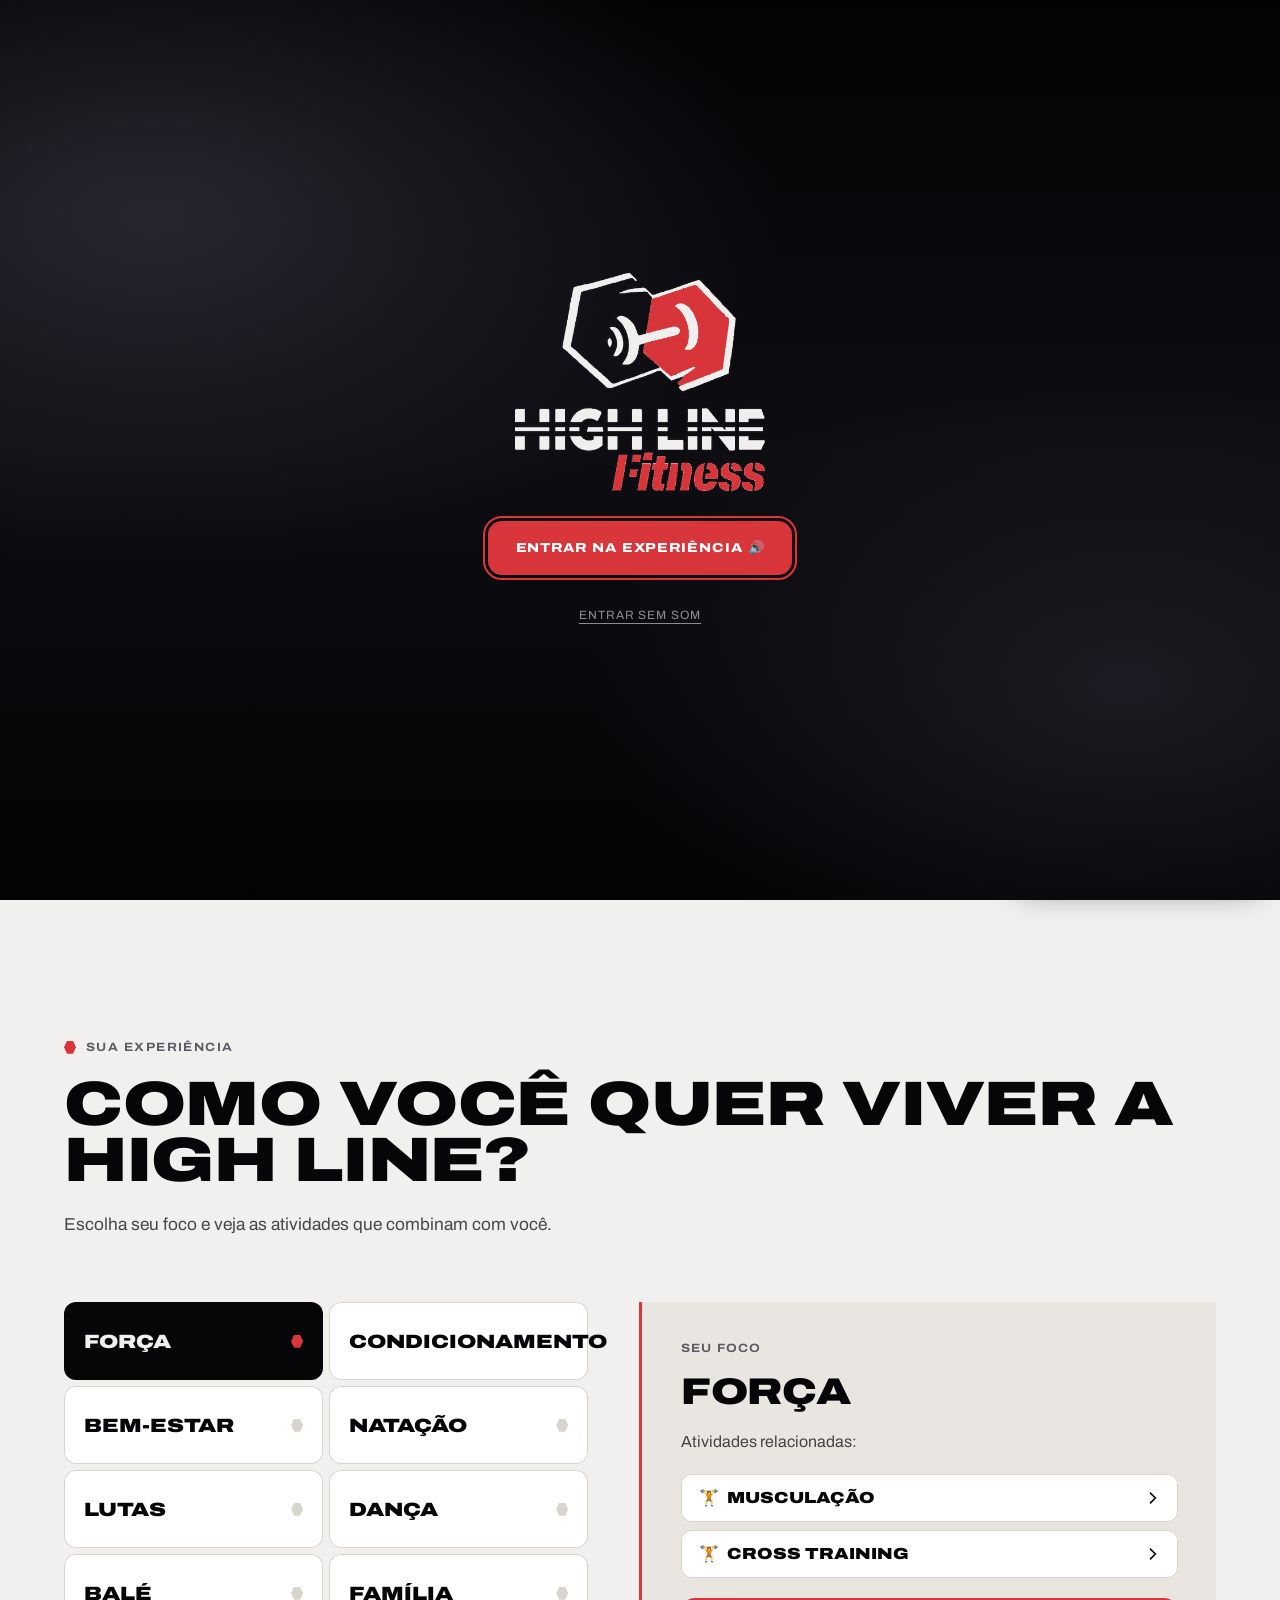
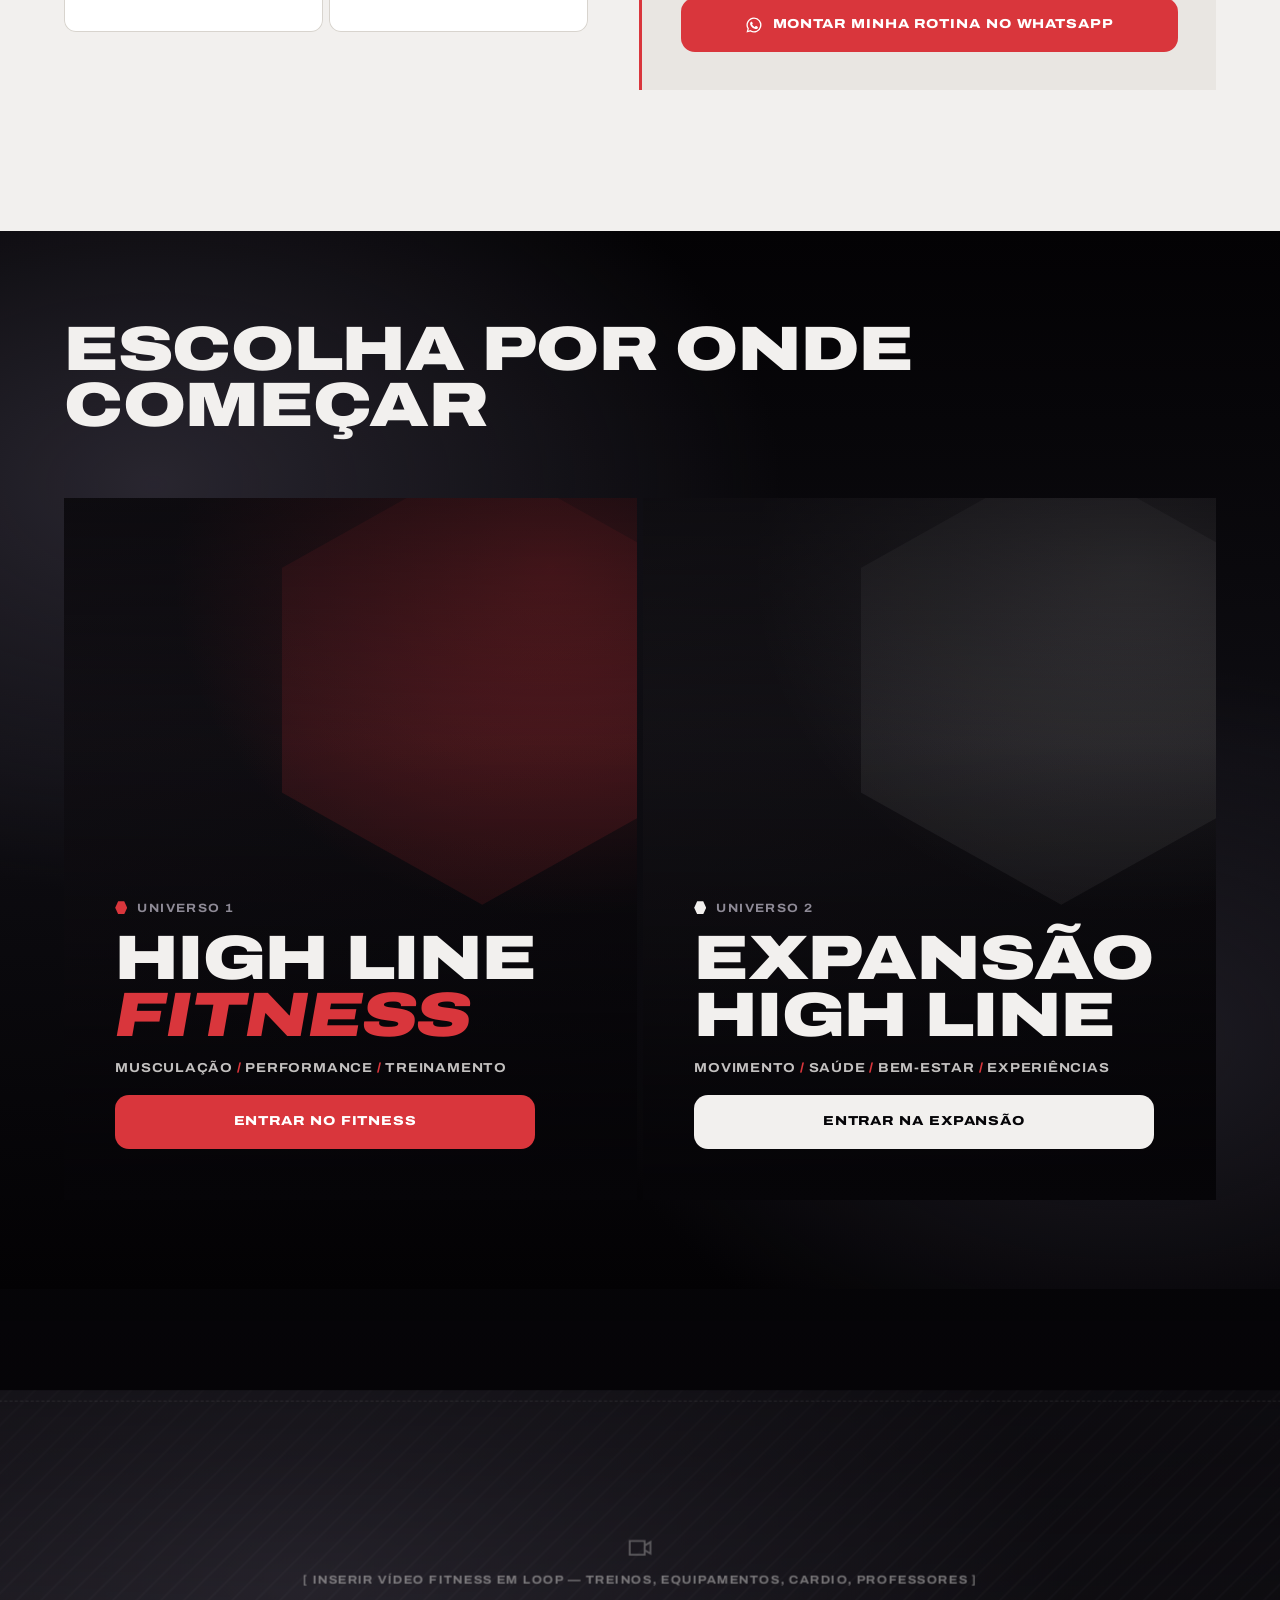
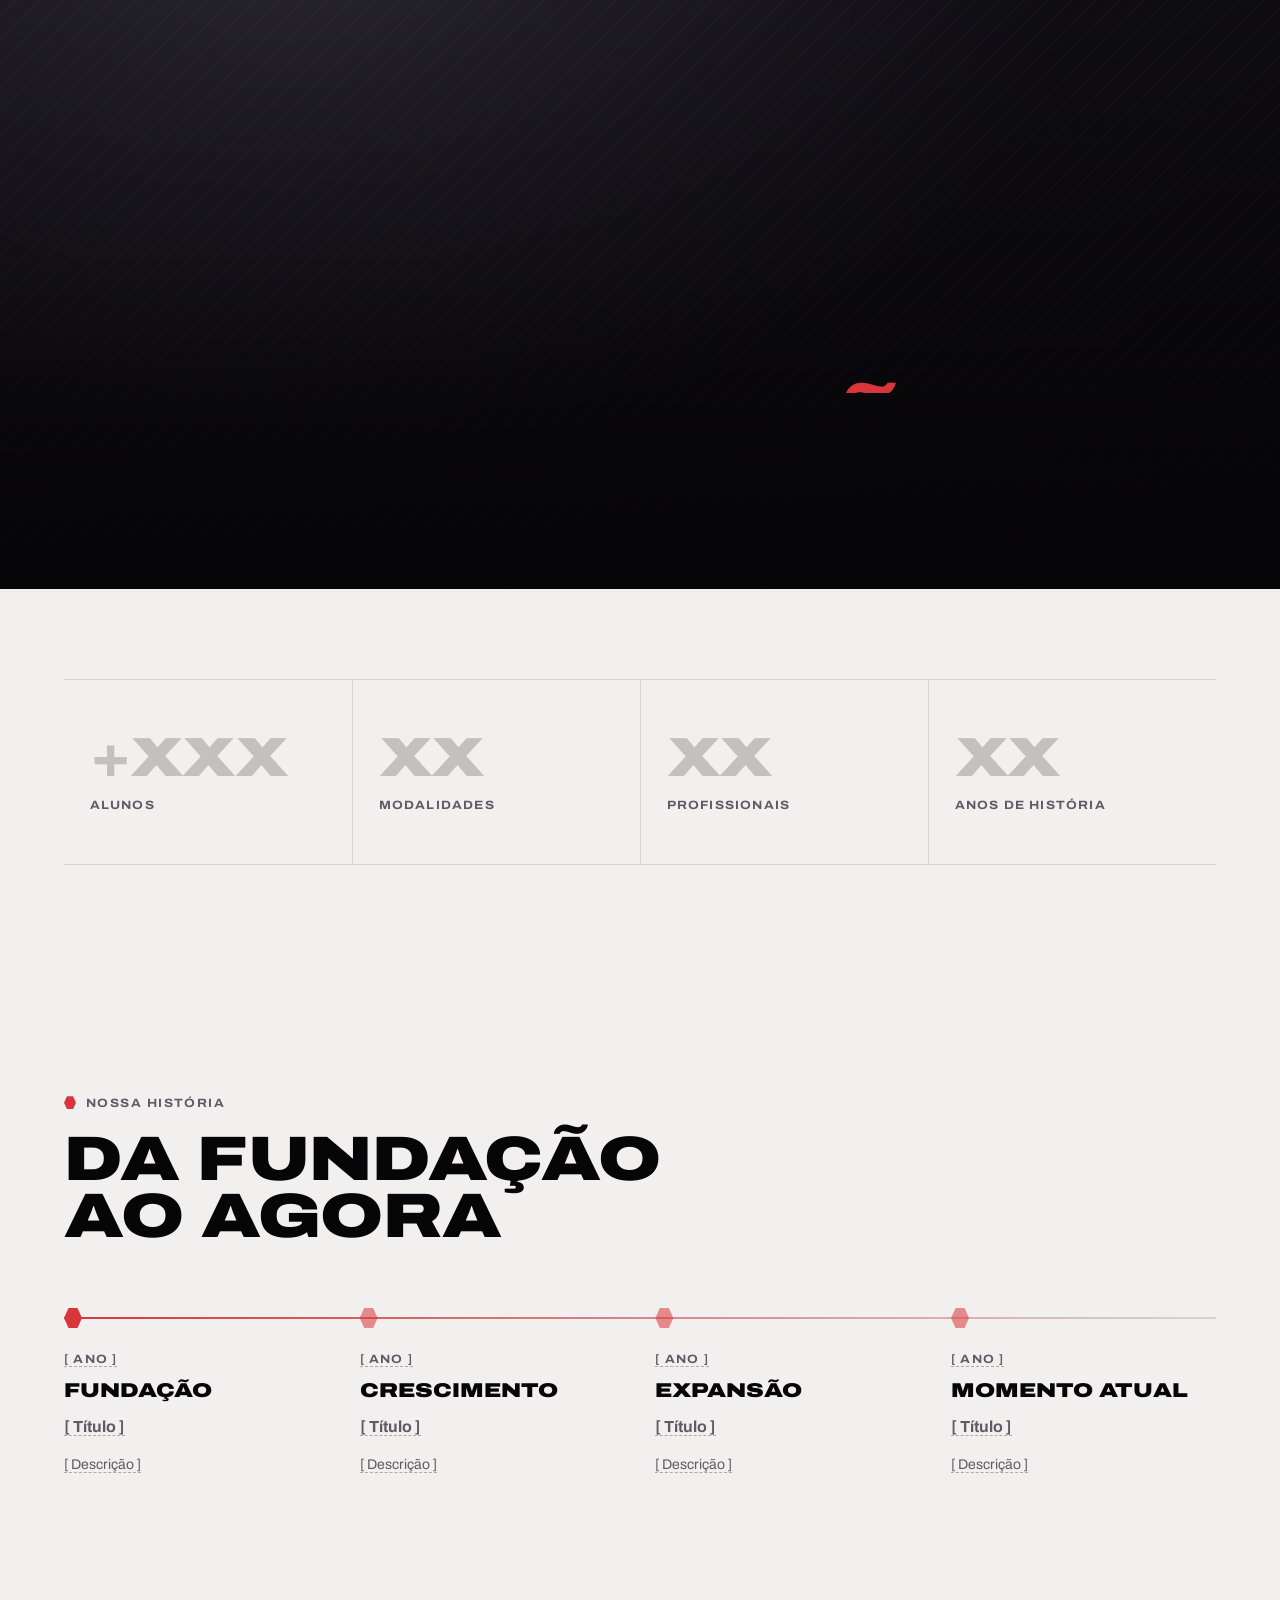
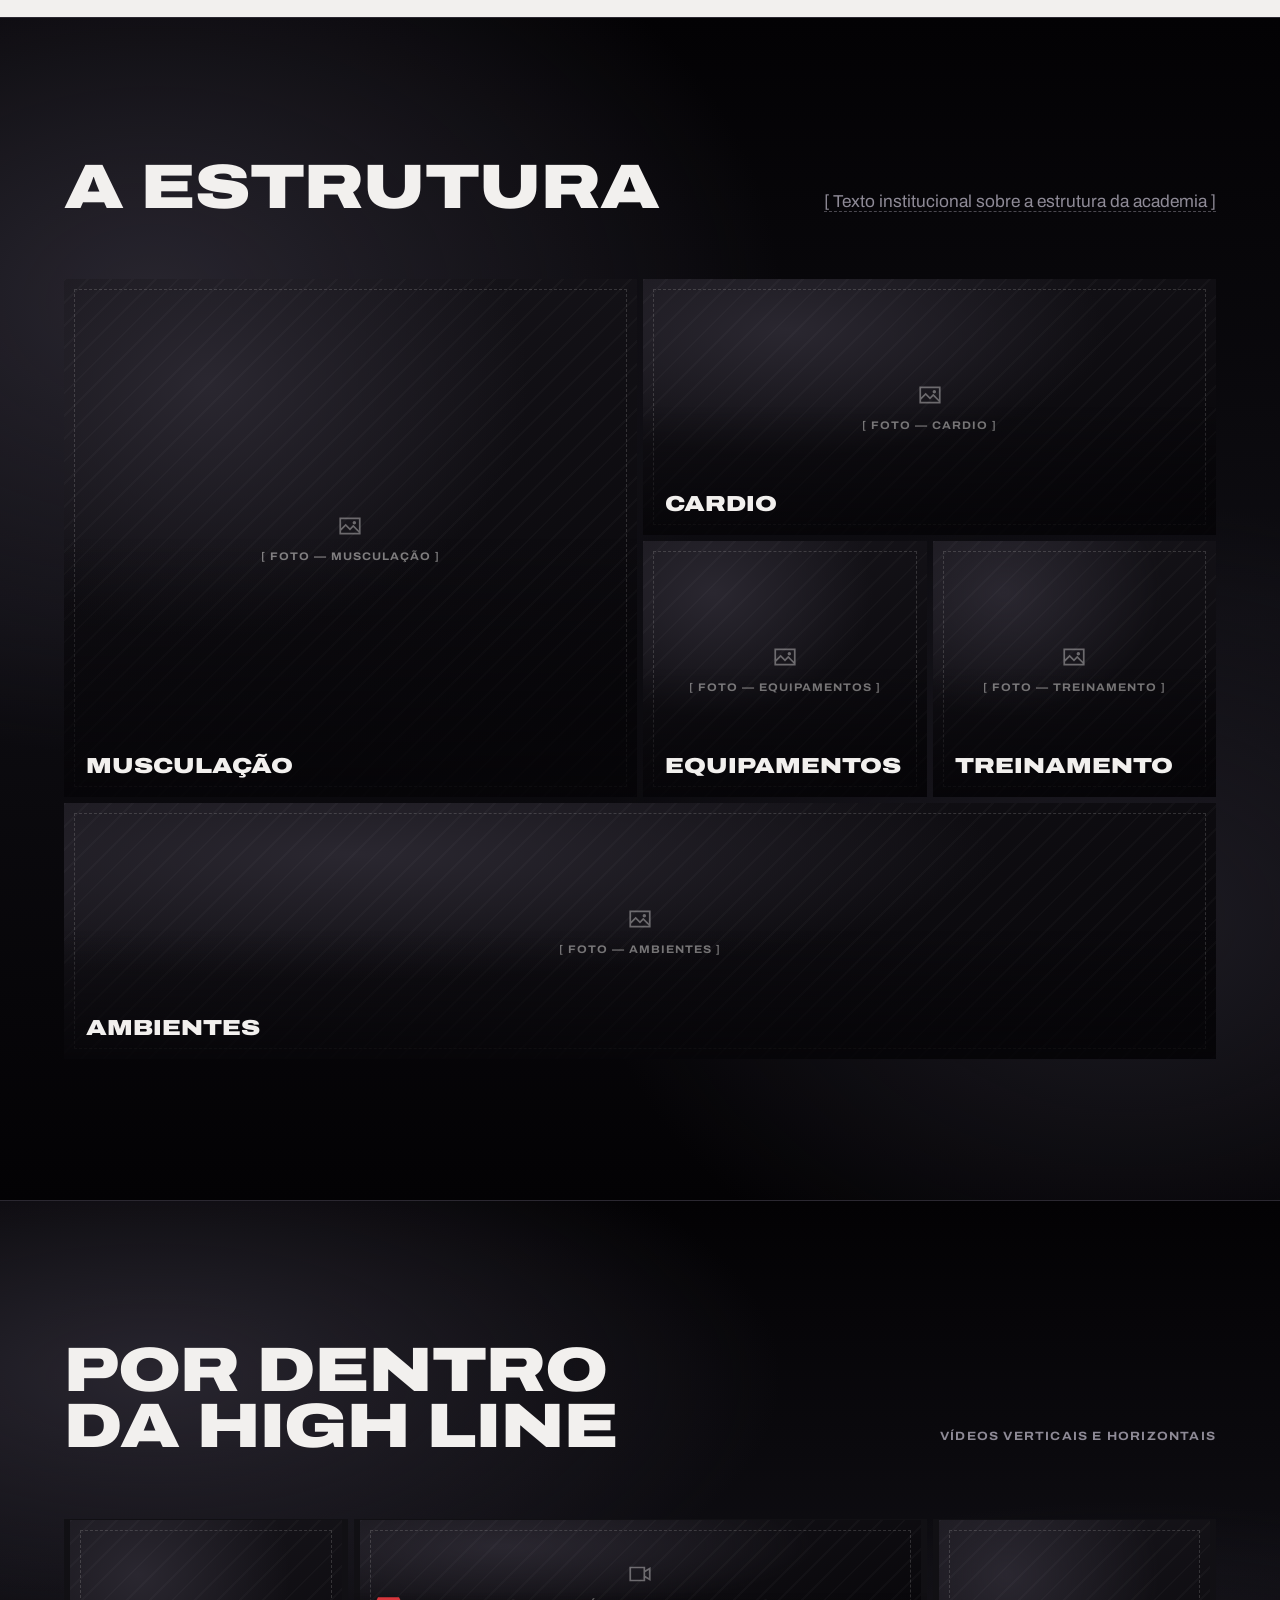
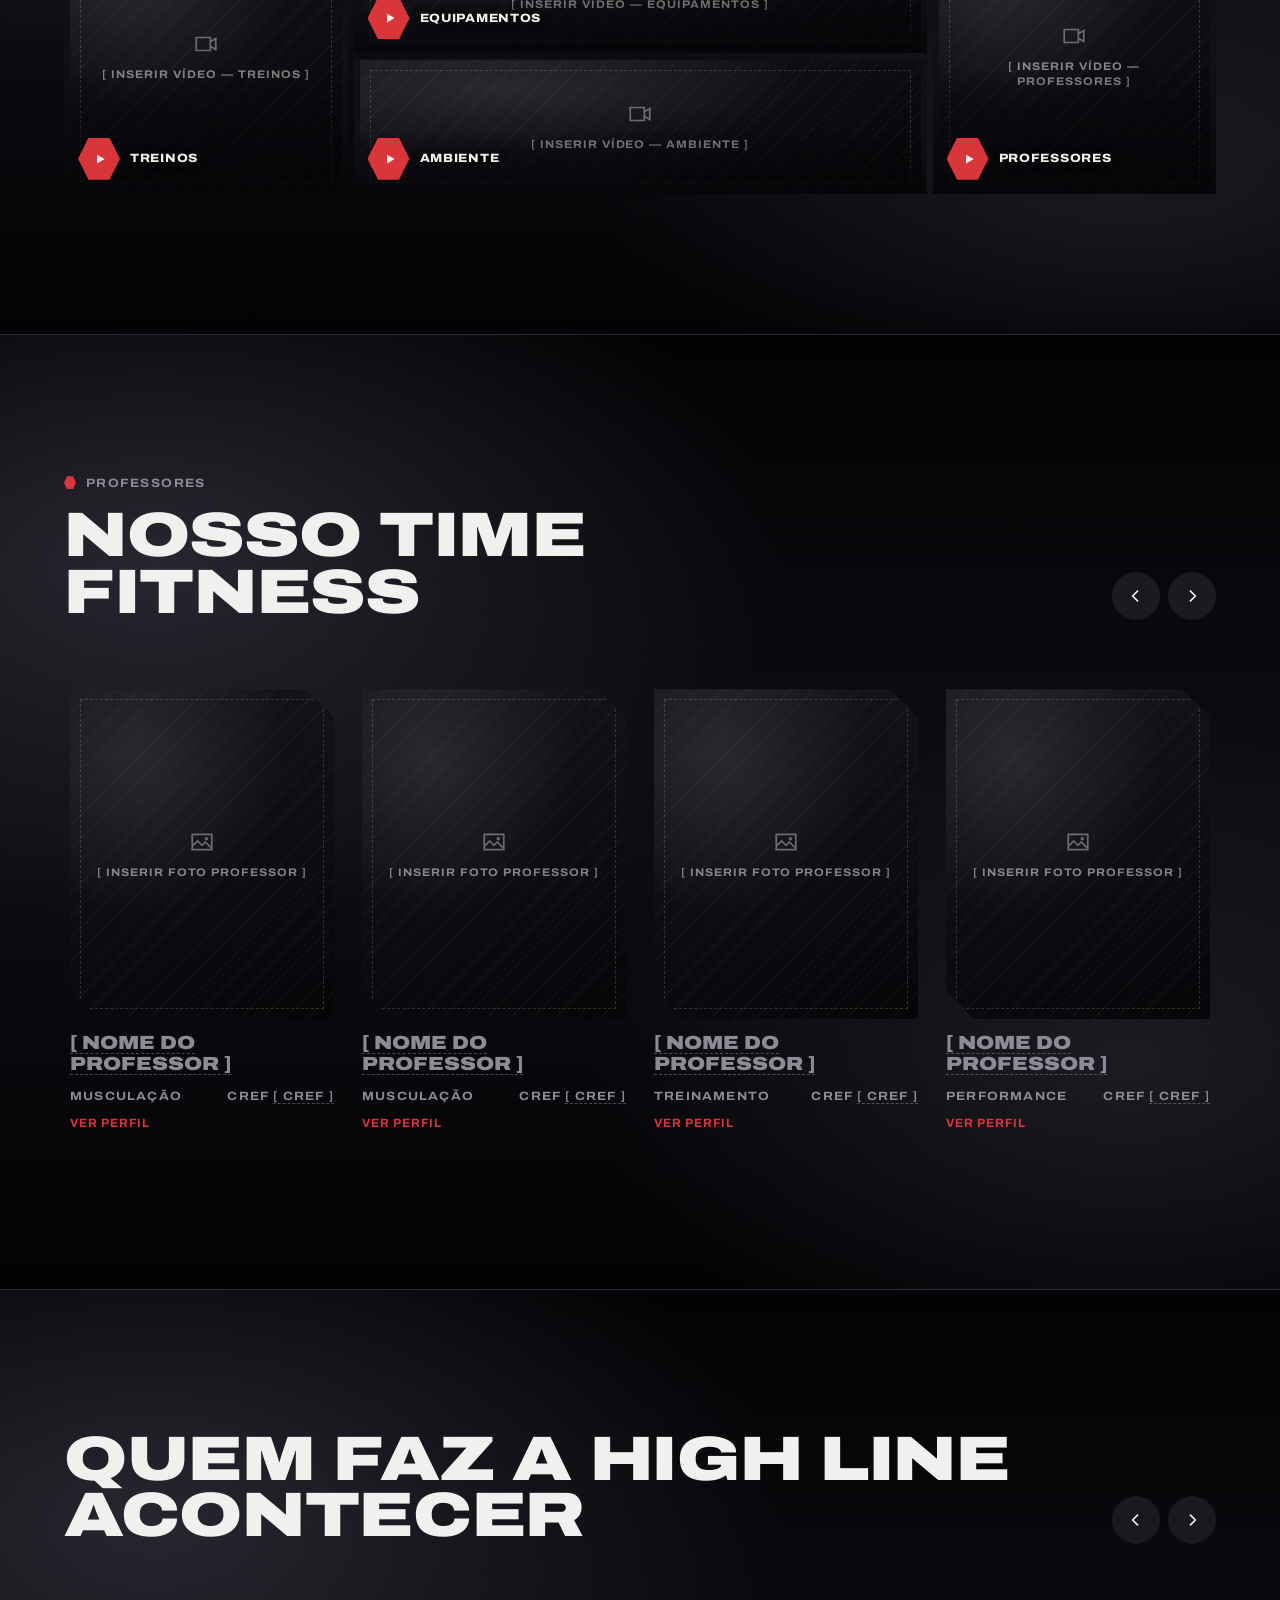
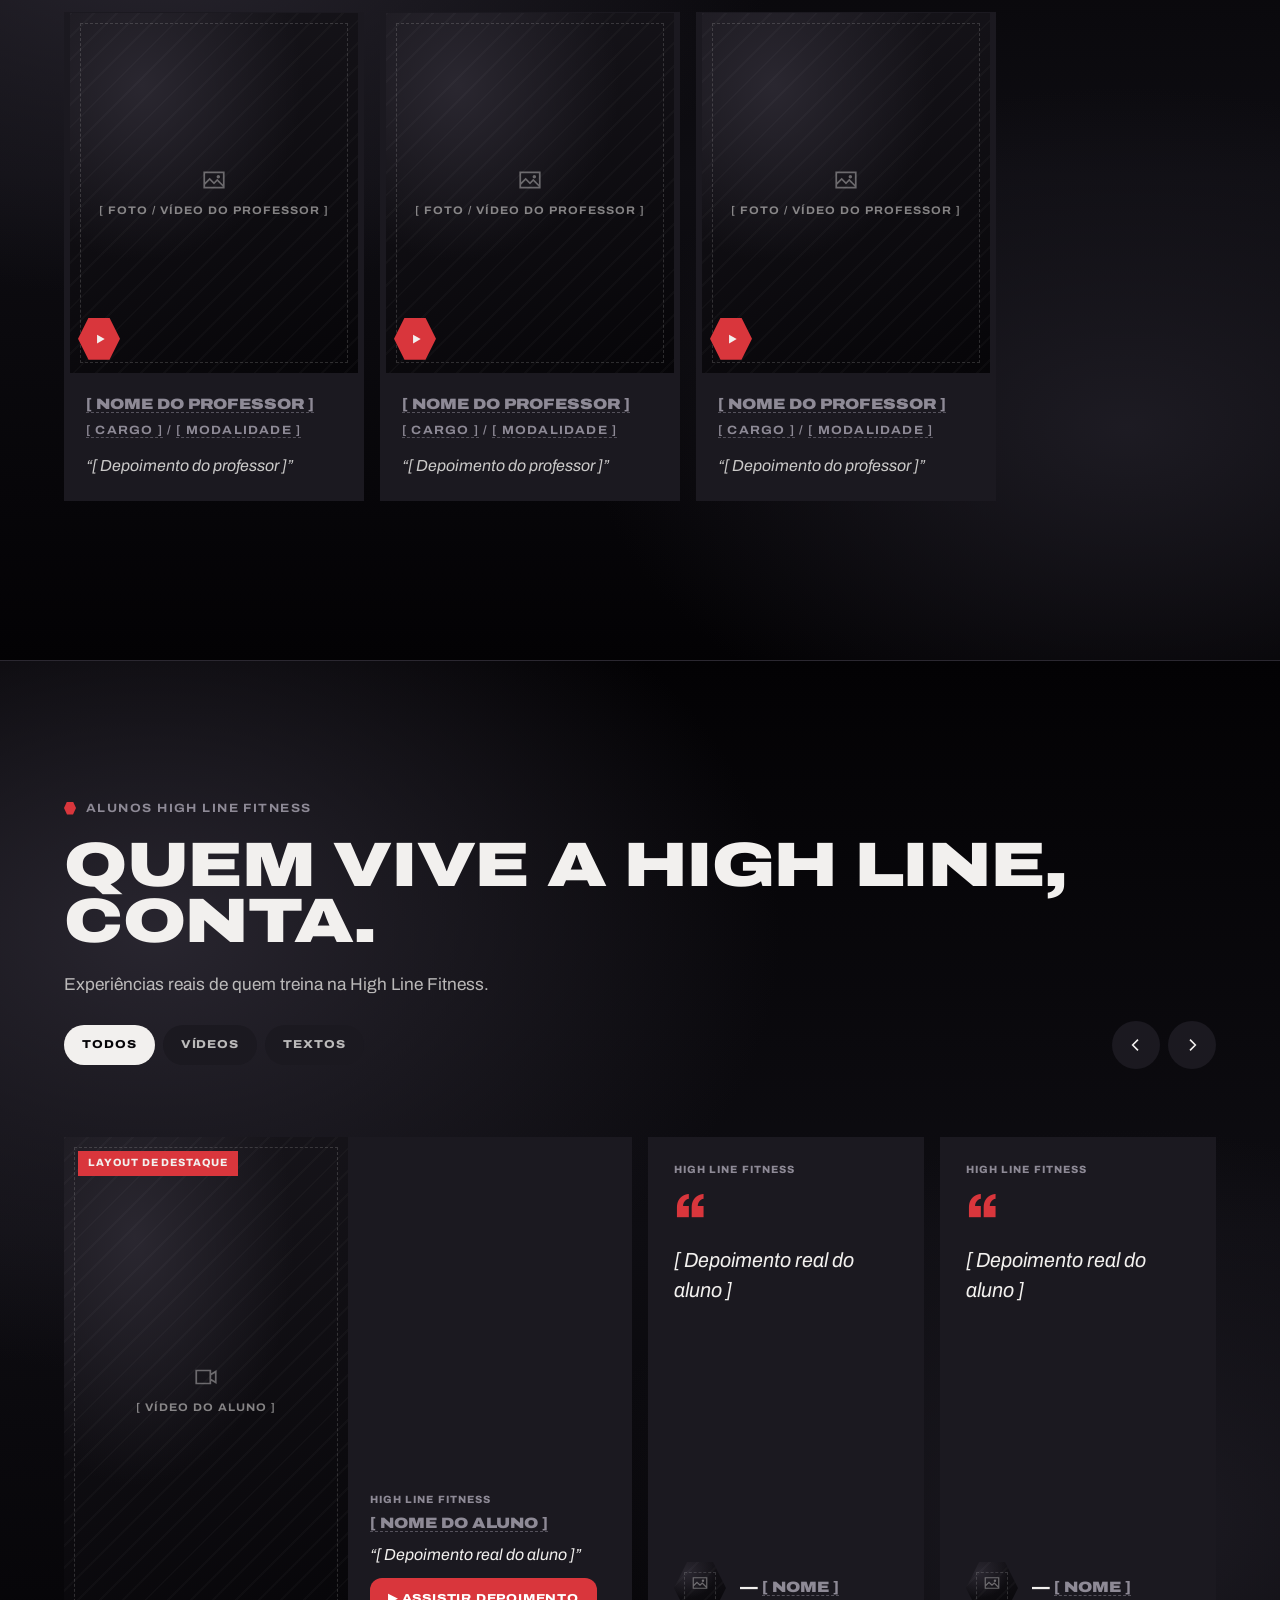
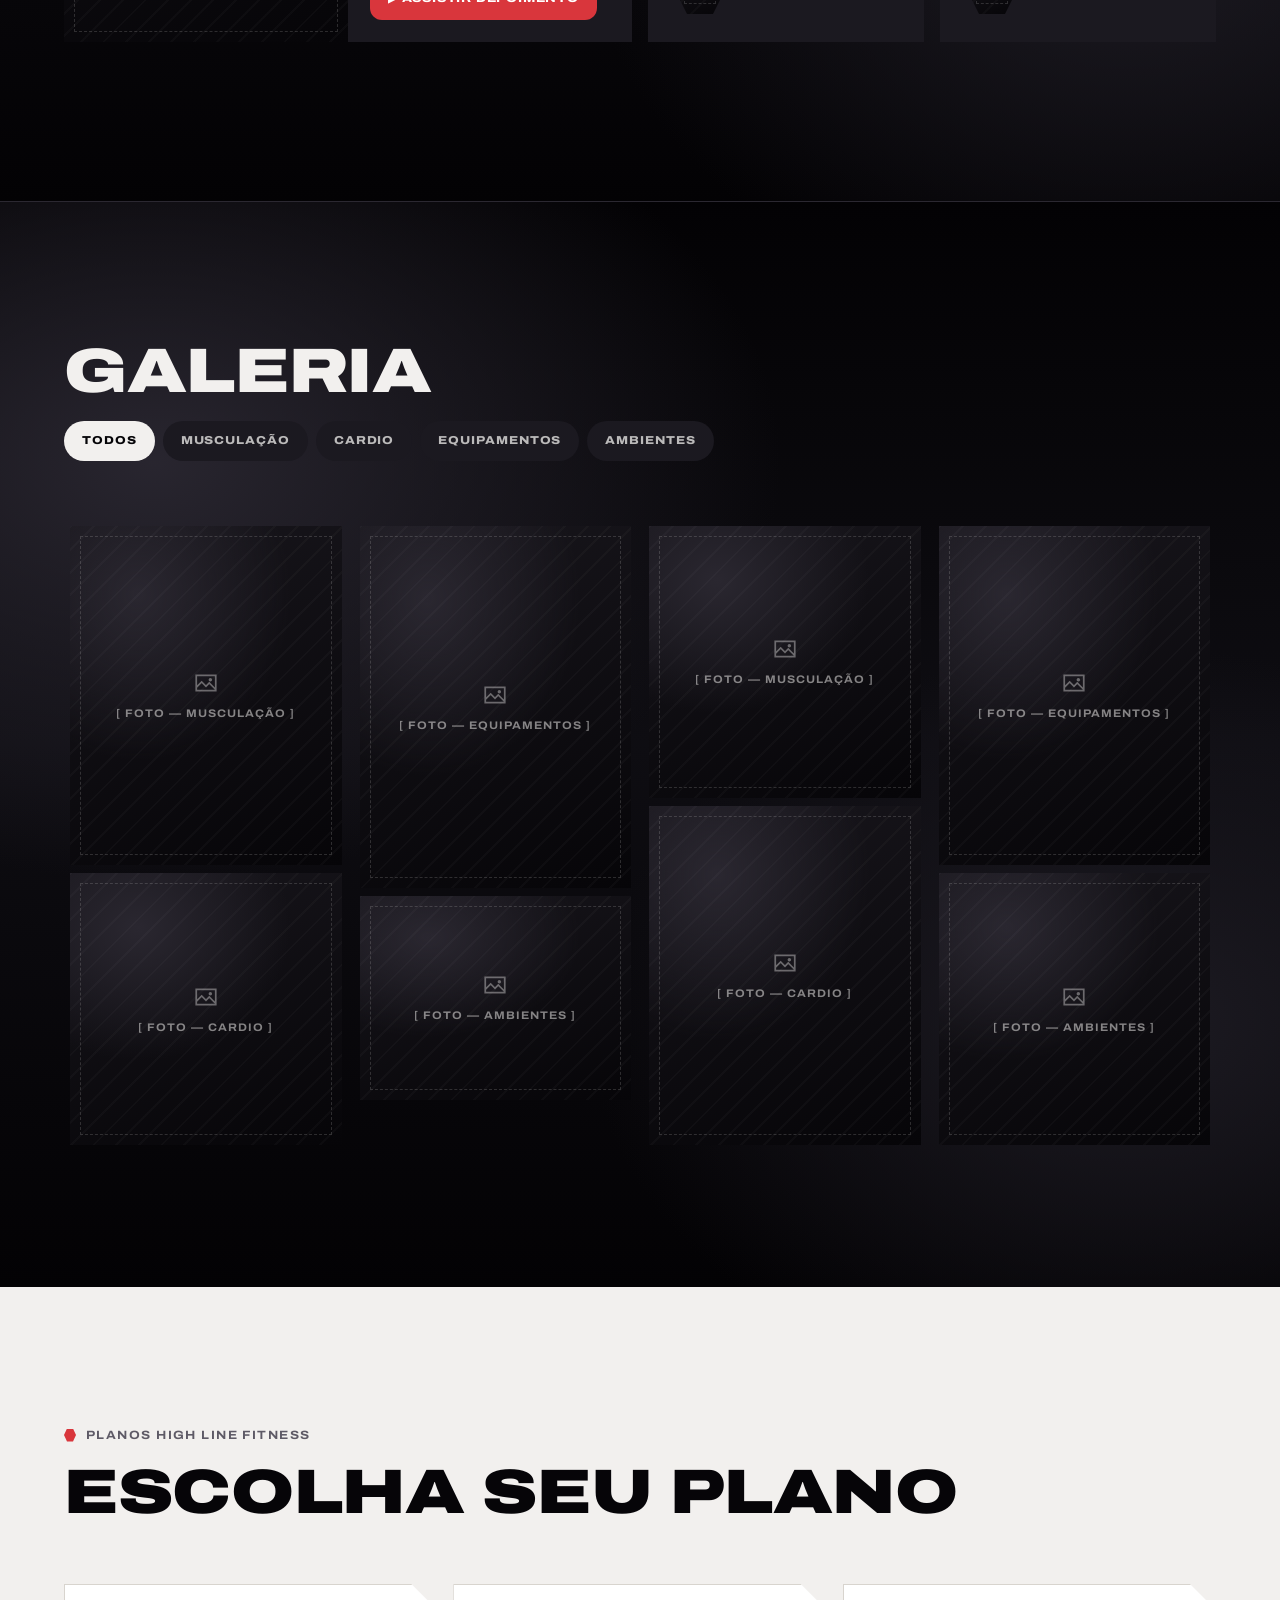
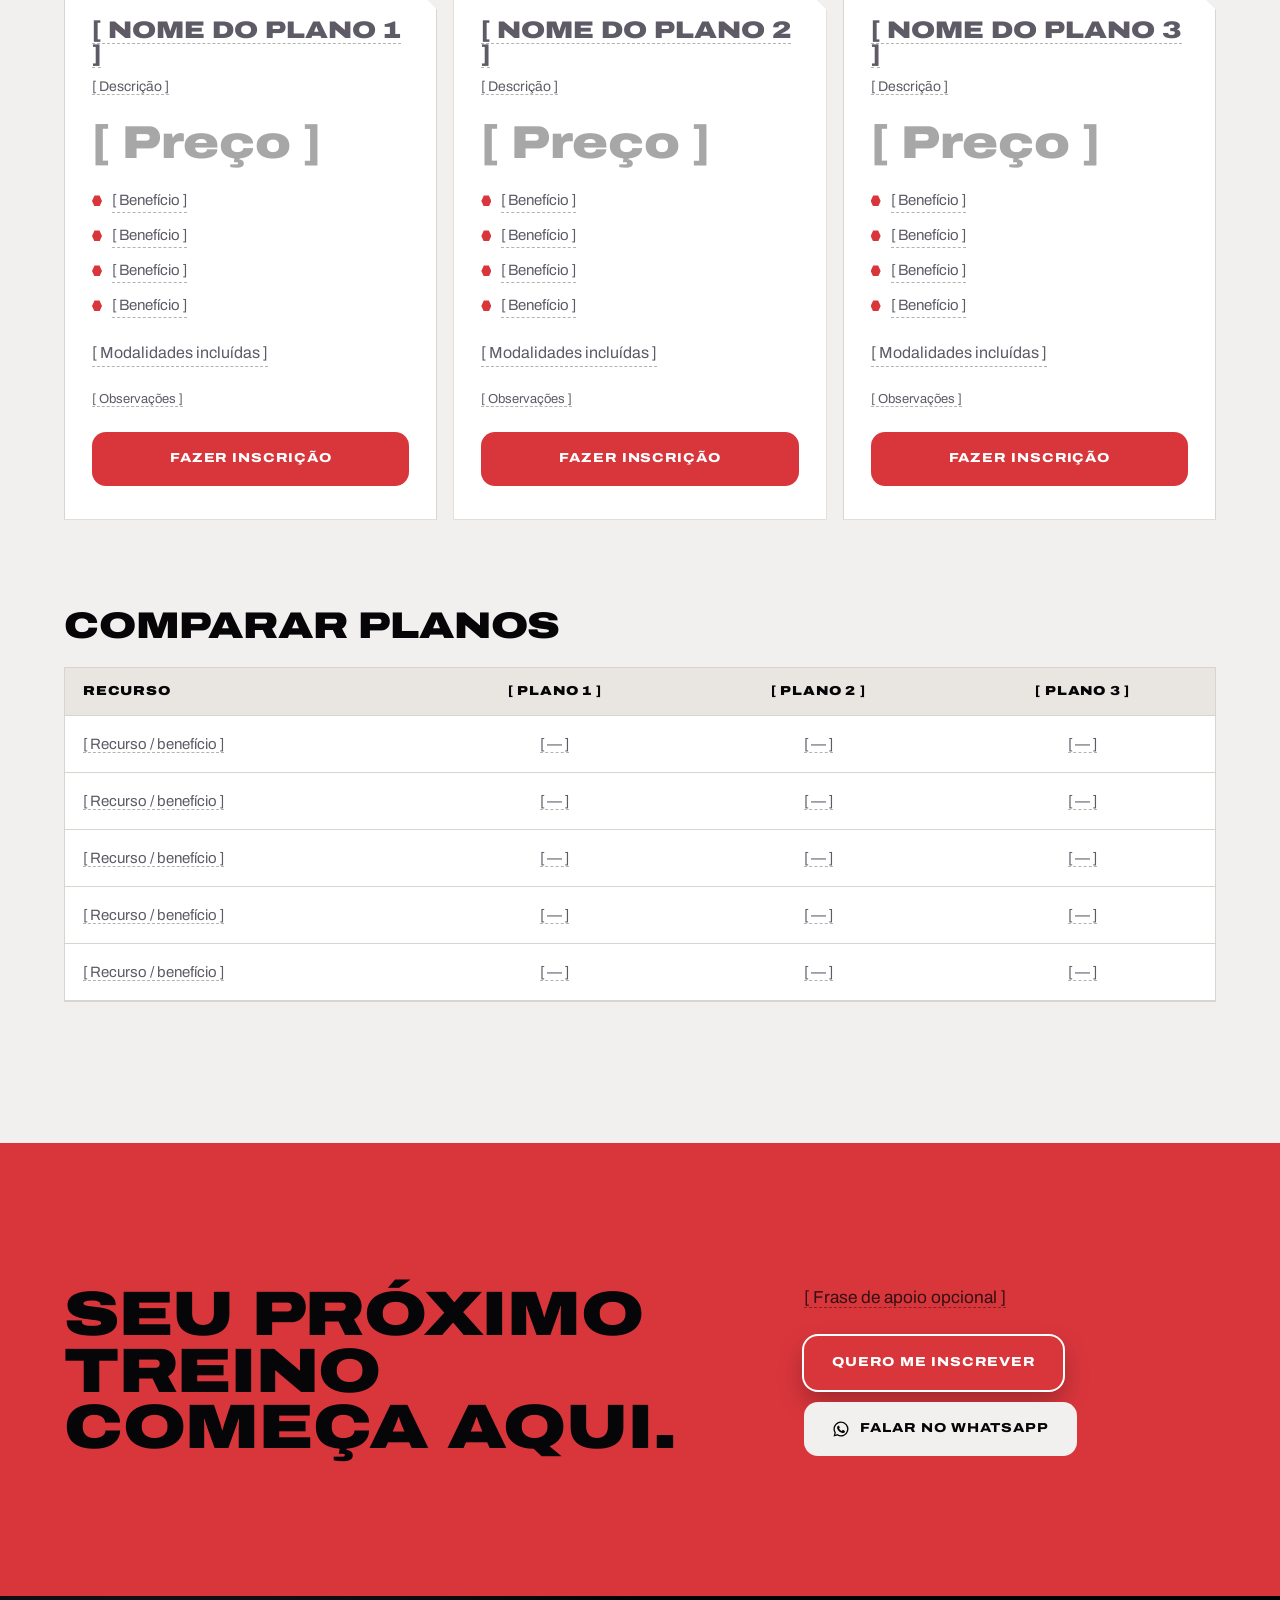
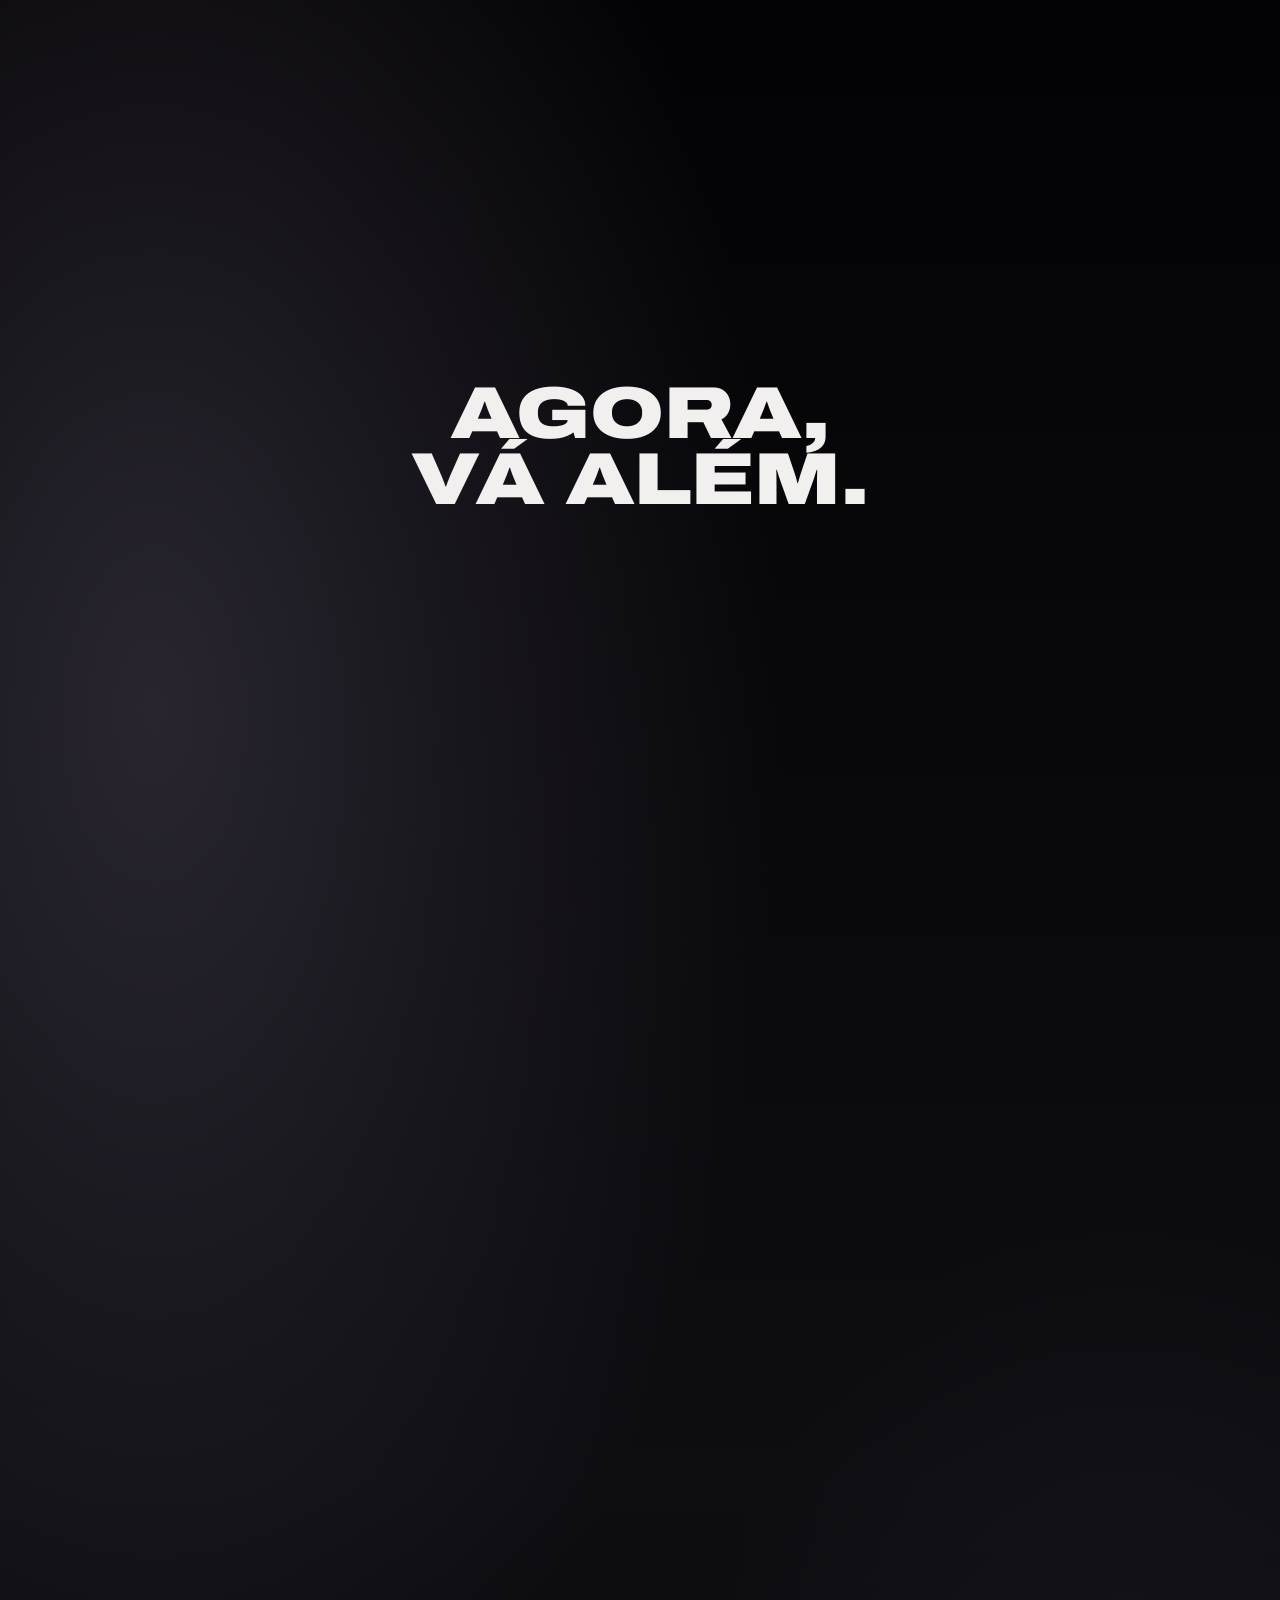
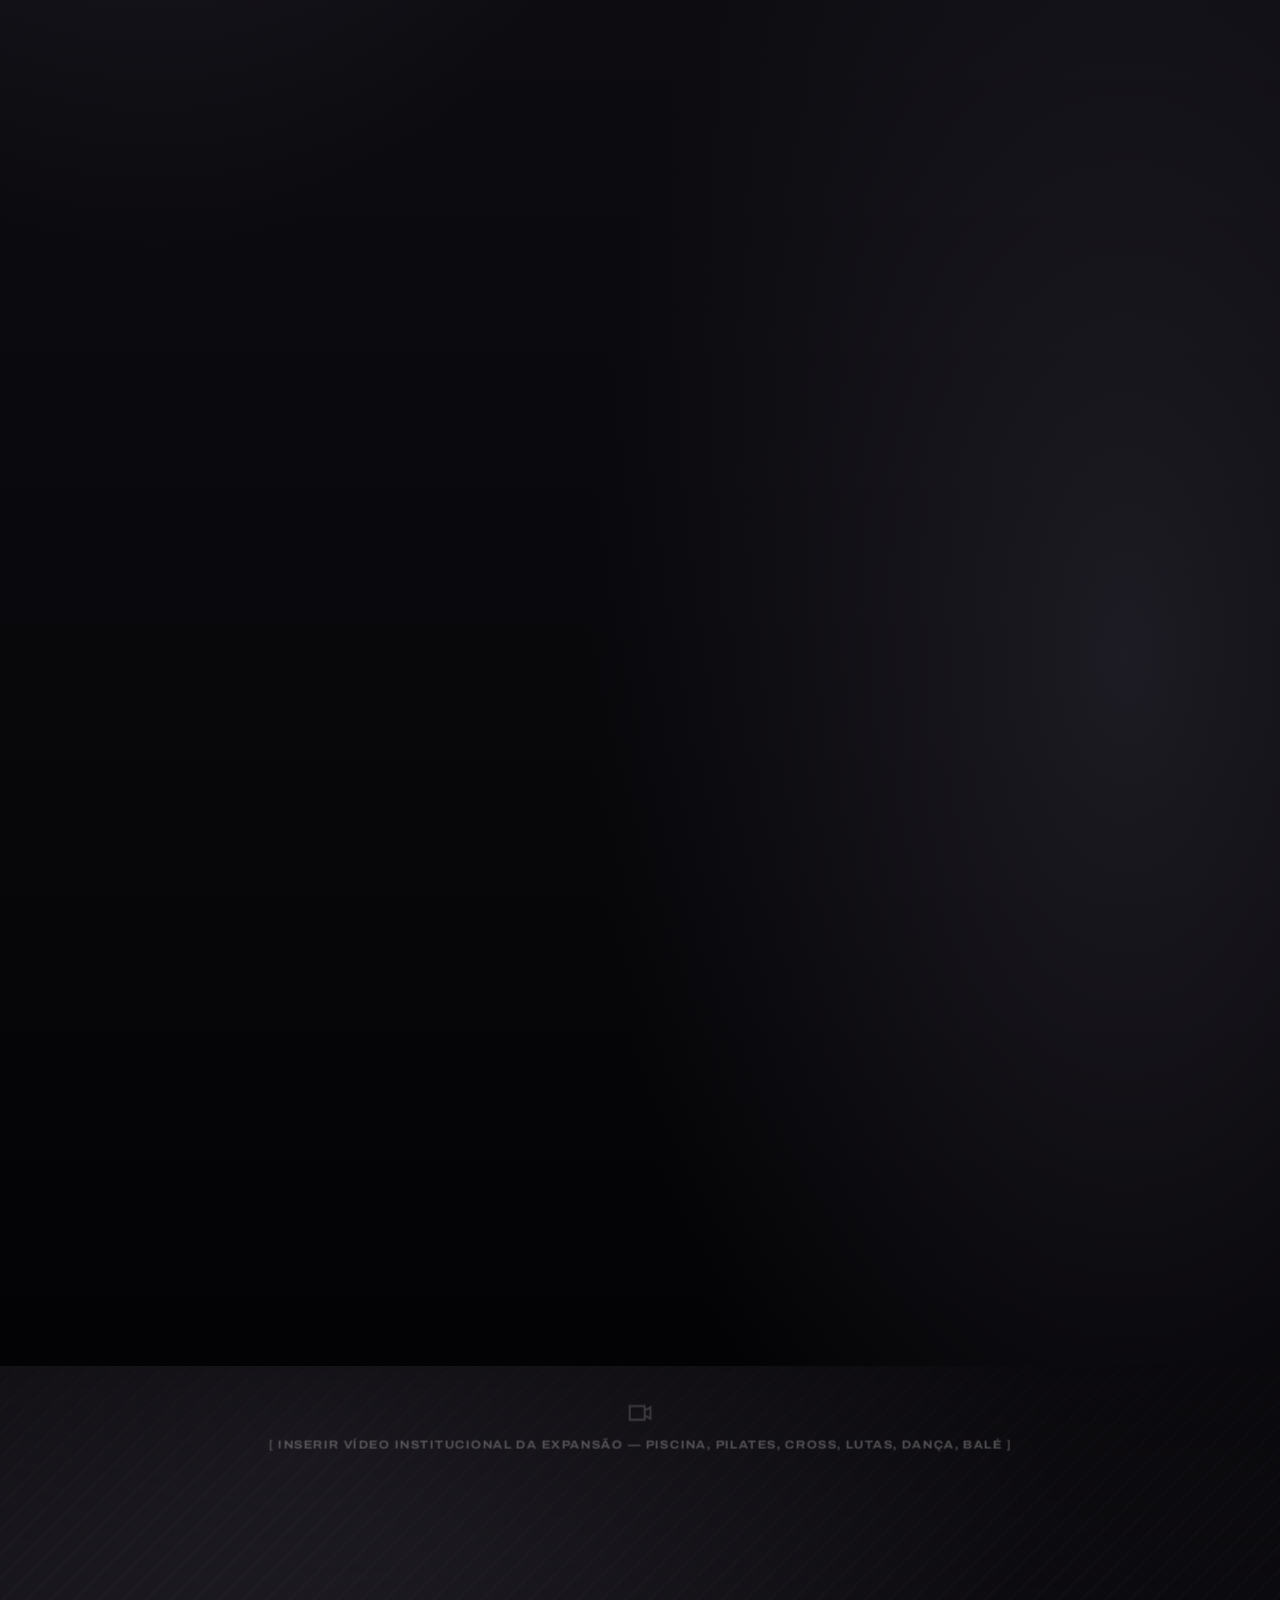
<file: versao-arquivo-unico/high-line-fitness.html>
<!DOCTYPE html>
<html lang="pt-BR">
<head>
<meta charset="utf-8">
<meta name="viewport" content="width=device-width, initial-scale=1, viewport-fit=cover">
<title>High Line Fitness — Dois espaços. Uma experiência.</title>
<meta name="description" content="High Line Fitness e Expansão High Line: musculação, natação, Pilates, lutas, Cross Training, dança, balé e lanchonete.">
<meta name="theme-color" content="#060508">
<link rel="preconnect" href="https://fonts.googleapis.com">
<link rel="preconnect" href="https://fonts.gstatic.com" crossorigin>
<link href="https://fonts.googleapis.com/css2?family=Archivo:ital,wdth,wght@0,62..125,100..900;1,62..125,100..900&family=Cormorant+Garamond:ital,wght@0,500;1,400;1,500&display=swap" rel="stylesheet">
<style>
/* =========================================================
   HIGH LINE FITNESS — ESTILOS
   Paleta da marca: vermelho + preto + branco
   ========================================================= */
:root{
  --ink:#060508;        /* preto da marca (fundo do logo) */
  --carbon:#111014;     /* superfícies */
  --graphite:#1B1920;   /* cards */
  --line:#2B2831;       /* divisórias */
  --steel:#8E8A96;      /* texto secundário */
  --chalk:#F2F0EE;      /* branco da marca */
  --red:#D9363C;        /* vermelho da marca */
  --red-deep:#9E1F26;
  --bg:var(--ink); --fg:var(--chalk);
  --display:"Archivo","Arial Black","Helvetica Neue",Arial,sans-serif;
  --serif:"Cormorant Garamond",Georgia,"Times New Roman",serif;
  --pad:clamp(20px,5vw,72px);
  --max:1280px;
  --hdr:64px;
  --cut:12px;           /* chanfro (ecoa o hexágono do logo) */
  box-sizing:border-box;
  padding-top:env(safe-area-inset-top,0px);
  padding-bottom:env(safe-area-inset-bottom,0px);
}
/* A marca é escura: os dois temas usam a mesma base preta */
@media (prefers-color-scheme:dark){:root:not([data-theme="light"]){--bg:#060508;--fg:#F2F0EE}}
:root[data-theme="dark"]{--bg:#060508;--fg:#F2F0EE}

*,*::before,*::after{box-sizing:inherit}
html{scroll-behavior:smooth;scroll-padding-top:calc(var(--hdr) + 40px + env(safe-area-inset-top,0px));-webkit-text-size-adjust:100%}
body{margin:0;background:var(--bg);color:var(--fg);font:400 16px/1.6 var(--display);font-stretch:100%;-webkit-font-smoothing:antialiased;overflow-x:hidden}
img,video,iframe{max-width:100%;display:block}
a{color:inherit;text-decoration:none}
button{font:inherit;color:inherit;background:none;border:0;cursor:pointer}
:focus-visible{outline:2px solid var(--red);outline-offset:3px}
.sr{position:absolute;width:1px;height:1px;overflow:hidden;clip:rect(0 0 0 0)}
body.locked{overflow:hidden}

/* ---------- Tipografia ---------- */
.d{font-family:var(--display);font-weight:900;font-stretch:125%;text-transform:uppercase;line-height:.9;letter-spacing:-.005em;margin:0}
.d-xl{font-size:clamp(38px,8vw,126px)}
.d-l{font-size:clamp(28px,4.9vw,72px)}
.d-m{font-size:clamp(23px,2.9vw,40px)}
.d-s{font-size:clamp(20px,2vw,26px);line-height:1}
.it{font-style:italic}
.red{color:var(--red)}
/* A "linha" do logo: corte horizontal atravessando o título */
.slit{--c:var(--chalk);color:transparent;-webkit-background-clip:text;background-clip:text;
  background-image:linear-gradient(180deg,var(--c) 0 52%,transparent 52% 59%,var(--c) 59% 100%);
  background-size:100% 1lh;background-repeat:repeat-y}
.slit.red{--c:var(--red)}
.slit.ink{--c:var(--ink)}
.lead{font-size:clamp(16px,1.35vw,19px);line-height:1.6;color:rgba(242,240,238,.74);max-width:58ch;margin:0}
.meta{font:700 12px/1.2 var(--display);font-stretch:112%;letter-spacing:.1em;text-transform:uppercase;color:var(--steel)}
.tp{color:var(--steel);border-bottom:1px dashed rgba(142,138,150,.5)} /* texto placeholder */
.tp-block{display:block;padding:14px 16px;border:1px dashed rgba(242,240,238,.16);color:var(--steel);font-size:14px;line-height:1.5}

/* ---------- Layout ---------- */
.wrap{max-width:var(--max);margin:0 auto;padding:0 var(--pad)}
.sec{position:relative;padding:clamp(84px,11vw,150px) 0}
.sec--tight{padding:clamp(60px,7vw,96px) 0}
.sec--line{border-top:1px solid var(--line)}
.head{display:grid;gap:22px;margin-bottom:clamp(36px,5vw,64px)}
.head--split{grid-template-columns:1fr auto;align-items:end}
.tag{display:inline-flex;align-items:center;gap:10px;font:700 12px/1 var(--display);font-stretch:112%;letter-spacing:.12em;text-transform:uppercase;color:var(--steel)}
.tag::before{content:"";width:12px;height:13px;background:var(--red);clip-path:polygon(25% 0,75% 0,100% 50%,75% 100%,25% 100%,0 50%)}
.tag--exp::before{background:var(--chalk)}

/* ---------- Botões (cantos chanfrados = hexágono) ---------- */
.btn{display:inline-flex;align-items:center;justify-content:center;gap:10px;min-height:54px;padding:0 28px;
  font:800 13px/1 var(--display);font-stretch:118%;letter-spacing:.07em;text-transform:uppercase;white-space:nowrap;
  clip-path:polygon(var(--cut) 0,100% 0,100% calc(100% - var(--cut)),calc(100% - var(--cut)) 100%,0 100%,0 var(--cut));
  transition:background .25s,color .25s,transform .25s}
.btn--red{background:var(--red);color:#fff}
.btn--red:hover{background:#ea4148}
.btn--light{background:var(--chalk);color:var(--ink)}
.btn--light:hover{background:#fff}
.btn--ghost{background:rgba(242,240,238,.08);color:var(--chalk);box-shadow:inset 0 0 0 1.5px rgba(242,240,238,.5)}
.btn--ghost:hover{background:rgba(242,240,238,.16)}
.btn--ink{background:var(--ink);color:var(--chalk)}
.btn--ink:hover{background:#1a1720}
.btn--sm{min-height:42px;padding:0 18px;font-size:11.5px;--cut:8px}
.btns{display:flex;flex-wrap:wrap;gap:12px}
.wa-ico{width:18px;height:18px;flex:none}

/* ---------- Placeholders de mídia ---------- */
.slot{position:relative;overflow:hidden;background:var(--carbon);aspect-ratio:var(--r,16/9)}
.slot.is-empty{background:repeating-linear-gradient(135deg,rgba(255,255,255,.028) 0 2px,transparent 2px 16px),var(--carbon)}
.slot.is-empty::after{content:"";position:absolute;inset:10px;border:1px dashed rgba(242,240,238,.16);pointer-events:none}
.slot__ph{position:absolute;inset:0;display:grid;place-content:center;justify-items:center;gap:10px;padding:18px;text-align:center;
  color:rgba(242,240,238,.52);font:700 11px/1.35 var(--display);font-stretch:110%;letter-spacing:.09em;text-transform:uppercase;z-index:1}
.slot__ph svg{width:26px;height:26px;opacity:.75}
.slot img,.slot video,.slot iframe{position:absolute;inset:0;width:100%;height:100%;object-fit:cover;border:0}
.slot--cover{position:absolute;inset:0;aspect-ratio:auto}
.slot--cover .slot__ph,.open__split .slot__ph{place-content:start center;padding-top:calc(var(--hdr) + 72px + env(safe-area-inset-top,0px))}
.slot--v{--r:9/16}.slot--h{--r:16/9}.slot--p{--r:4/5}.slot--sq{--r:1/1}.slot--w{--r:21/9}
.shade::before{content:"";position:absolute;inset:0;z-index:2;pointer-events:none;
  background:linear-gradient(180deg,rgba(6,5,8,.55) 0%,rgba(6,5,8,.1) 35%,rgba(6,5,8,.35) 65%,var(--ink) 100%)}

/* ---------- Portão de entrada (áudio) ---------- */
.gate{position:fixed;inset:0;z-index:200;display:grid;place-items:center;background:var(--ink)}
.gate__half{position:absolute;left:0;right:0;height:50%;background:var(--ink);transition:transform 1.1s cubic-bezier(.77,0,.18,1) .35s}
.gate__half--t{top:0}.gate__half--b{bottom:0}
.gate__line{position:absolute;left:0;top:50%;height:3px;width:100%;background:var(--red);transform:scaleX(0);transform-origin:left;transition:transform .5s cubic-bezier(.6,0,.2,1),opacity .4s 1s;z-index:2}
.gate__box{position:relative;z-index:3;display:grid;justify-items:center;gap:30px;padding:24px;text-align:center;transition:opacity .35s}
.gate__box img{width:min(250px,56vw);height:auto}
.gate__skip{font-size:13px;color:var(--steel);text-decoration:underline;text-underline-offset:4px}
.gate.open .gate__box{opacity:0}
.gate.open .gate__line{transform:scaleX(1);opacity:0}
.gate.open .gate__half--t{transform:translateY(-100%)}
.gate.open .gate__half--b{transform:translateY(100%)}
.gate.gone{display:none}

/* ---------- Header ---------- */
.hdr{position:fixed;inset:0 0 auto 0;z-index:60;padding-top:env(safe-area-inset-top,0px);transition:background .3s,border-color .3s;border-bottom:1px solid transparent}
.hdr.scrolled{background:rgba(6,5,8,.88);-webkit-backdrop-filter:blur(14px);backdrop-filter:blur(14px);border-color:var(--line)}
.hdr__in{height:var(--hdr);display:flex;align-items:center;gap:20px;max-width:1480px;margin:0 auto;padding:0 var(--pad)}
.hdr__logo{flex:none;display:block}
.hdr__logo img{height:40px;width:auto;max-width:none}
.nav{display:flex;gap:2px;margin-left:auto}
.nav a{position:relative;padding:10px 12px;font:700 12px/1 var(--display);font-stretch:112%;letter-spacing:.09em;text-transform:uppercase;color:rgba(242,240,238,.7);transition:color .2s}
.nav a:hover,.nav a.on{color:#fff}
.nav a.on::after{content:"";position:absolute;left:12px;right:12px;bottom:2px;height:2px;background:var(--red)}
.burger{display:none;margin-left:auto;width:44px;height:44px;place-items:center}
.burger span,.burger span::before,.burger span::after{display:block;width:22px;height:2px;background:var(--chalk);position:relative;transition:.3s}
.burger span::before,.burger span::after{content:"";position:absolute;left:0}
.burger span::before{top:-7px}.burger span::after{top:7px}
.menu-open .burger span{background:transparent}
.menu-open .burger span::before{top:0;transform:rotate(45deg)}
.menu-open .burger span::after{top:0;transform:rotate(-45deg)}
/* barra dos dois universos */
.uni{display:flex;justify-content:space-between;align-items:center;height:40px;max-width:1480px;margin:0 auto;padding:0 var(--pad);border-top:1px solid var(--line);
  font:800 11.5px/1 var(--display);font-stretch:118%;letter-spacing:.09em;text-transform:uppercase;transition:opacity .3s;opacity:0;pointer-events:none}
.hdr.show-uni .uni{opacity:1;pointer-events:auto}
.uni a{color:var(--steel);display:flex;align-items:center;gap:8px;padding:8px 0;transition:color .2s}
.uni a.on{color:var(--chalk)}
.uni a.on .uni__dot{background:var(--red)}
.uni__dot{width:8px;height:9px;background:var(--line);clip-path:polygon(25% 0,75% 0,100% 50%,75% 100%,25% 100%,0 50%)}
.uni__bar{flex:1;height:2px;margin:0 20px;background:var(--line);position:relative;overflow:hidden}
.uni__bar i{position:absolute;inset:0;background:var(--red);transform-origin:left;transform:scaleX(var(--p,0))}

/* ---------- Abertura ---------- */
.open{position:relative;min-height:100vh;min-height:100svh;display:flex;align-items:flex-end;overflow:hidden}
.open__split{position:absolute;inset:0;display:grid;grid-template-columns:1fr 1fr}
.open__split .slot{aspect-ratio:auto}
.open__split::after{content:"";position:absolute;top:0;bottom:0;left:50%;width:3px;background:var(--red);transform:skewX(-8deg);z-index:3}
.open__content{position:relative;z-index:4;width:100%;padding-bottom:clamp(48px,9vh,110px)}
.open__logo{width:72px;height:auto;margin-bottom:26px}
.open h1{margin-bottom:22px}
.open h1 .it{display:block}
.open__sub{font:800 clamp(15px,1.6vw,22px)/1.2 var(--display);font-stretch:120%;letter-spacing:.14em;text-transform:uppercase;margin:0 0 34px}
.open__scroll{position:absolute;right:var(--pad);bottom:clamp(48px,9vh,110px);z-index:4;writing-mode:vertical-rl;font:700 11px/1 var(--display);letter-spacing:.2em;text-transform:uppercase;color:var(--steel);display:flex;align-items:center;gap:14px}
.open__scroll::after{content:"";width:1px;height:70px;background:linear-gradient(var(--red),transparent)}

/* ---------- Dois universos ---------- */
.duo{display:flex;gap:6px;min-height:clamp(520px,78vh,760px)}
.duo__p{position:relative;flex:1;overflow:hidden;display:flex;align-items:flex-end;transition:flex .6s cubic-bezier(.6,0,.2,1)}
.duo__p:hover,.duo__p:focus-within{flex:1.35}
.duo__p .slot{position:absolute;inset:0;aspect-ratio:auto;transition:transform 1.2s cubic-bezier(.2,.6,.2,1)}
.duo__p:hover .slot{transform:scale(1.04)}
.duo__txt{position:relative;z-index:3;padding:clamp(26px,4vw,52px);display:grid;gap:16px}
.duo__mods{font:700 13px/1.5 var(--display);font-stretch:112%;letter-spacing:.06em;text-transform:uppercase;color:rgba(242,240,238,.8);margin:0}
.duo__mods b{color:var(--red);font-weight:900}

/* ---------- Hero de universo ---------- */
.hero{position:relative;min-height:100vh;min-height:100svh;display:flex;align-items:flex-end;overflow:hidden}
.hero .slot--cover{will-change:transform}
.hero__c{position:relative;z-index:4;width:100%;padding-bottom:clamp(56px,10vh,120px);display:grid;gap:30px}
.hero__c .d-xl{font-size:clamp(38px,7vw,116px)}

/* ---------- Números ---------- */
.nums{display:grid;grid-template-columns:repeat(4,1fr);border-top:1px solid var(--line);border-bottom:1px solid var(--line)}
.num{padding:clamp(28px,4vw,52px) clamp(14px,2vw,28px);border-left:1px solid var(--line)}
.num:first-child{border-left:0}
.num__v{font:900 clamp(32px,4.3vw,64px)/1 var(--display);font-stretch:125%;letter-spacing:-.01em}
.num__v.is-ph{color:rgba(242,240,238,.28)}
.num__l{margin-top:12px}

/* ---------- Timeline ---------- */
.tl{display:grid;grid-template-columns:repeat(4,1fr);gap:clamp(18px,2.4vw,34px);position:relative;counter-reset:tl}
.tl::before{content:"";position:absolute;left:0;right:0;top:9px;height:2px;background:linear-gradient(90deg,var(--red),var(--line))}
.tl__i{position:relative;padding-top:44px;display:grid;gap:14px;align-content:start}
.tl__i::before{content:"";position:absolute;top:0;left:0;width:18px;height:20px;background:var(--red);clip-path:polygon(25% 0,75% 0,100% 50%,75% 100%,25% 100%,0 50%)}
.tl__i:not(:first-child)::before{background:var(--ink);box-shadow:inset 0 0 0 3px var(--red)}
.tl__i:not(:first-child)::before{background:var(--red);clip-path:polygon(25% 0,75% 0,100% 50%,75% 100%,25% 100%,0 50%);opacity:.55}
.tl__step{font:900 20px/1 var(--display);font-stretch:125%;text-transform:uppercase}
.tl__i p{margin:0;font-size:14px;color:var(--steel)}

/* ---------- Bento (estrutura) ---------- */
.bento{display:grid;grid-template-columns:repeat(4,1fr);grid-auto-rows:clamp(180px,20vw,280px);gap:6px}
.bento__t{position:relative;overflow:hidden;display:flex;align-items:flex-end}
.bento__t .slot{position:absolute;inset:0;aspect-ratio:auto;transition:transform .9s cubic-bezier(.2,.6,.2,1)}
.bento__t:hover .slot{transform:scale(1.05)}
.bento__t:nth-child(1){grid-column:span 2;grid-row:span 2}
.bento__t:nth-child(2){grid-column:span 2}
.bento__t:nth-child(5){grid-column:span 4}
.bento__lbl{position:relative;z-index:3;padding:20px 22px;font:900 clamp(16px,1.7vw,24px)/1 var(--display);font-stretch:125%;text-transform:uppercase}
.bento__t::after{content:"";position:absolute;inset:0;z-index:2;background:linear-gradient(180deg,transparent 50%,rgba(6,5,8,.85));pointer-events:none}

/* ---------- Grade de vídeos ---------- */
.vgrid{display:grid;grid-template-columns:repeat(6,1fr);gap:6px;align-items:start}
.vcard{position:relative;display:block;width:100%;text-align:left;overflow:hidden;background:var(--carbon)}
.vgrid .vcard.is-v{grid-column:span 1}
.vgrid .vcard.is-h{grid-column:span 2}
.vcard .slot{transition:transform .8s cubic-bezier(.2,.6,.2,1)}
.vcard:hover .slot{transform:scale(1.04)}
.vcard__play{position:absolute;z-index:3;left:14px;bottom:14px;right:14px;display:flex;align-items:center;gap:10px}
.vcard__btn{flex:none;width:42px;height:42px;display:grid;place-items:center;background:var(--red);clip-path:polygon(25% 0,75% 0,100% 50%,75% 100%,25% 100%,0 50%)}
.vcard__btn svg{width:14px;height:14px;margin-left:2px}
.vcard__t{font:800 12px/1.25 var(--display);font-stretch:112%;letter-spacing:.06em;text-transform:uppercase;text-shadow:0 1px 8px rgba(0,0,0,.6)}
.vcard::after{content:"";position:absolute;inset:0;z-index:2;background:linear-gradient(180deg,transparent 55%,rgba(6,5,8,.85));pointer-events:none}

/* ---------- Carrossel ---------- */
.rail-wrap{position:relative}
.rail{display:grid;grid-auto-flow:column;grid-auto-columns:var(--cw,minmax(260px,300px));gap:16px;overflow-x:auto;scroll-snap-type:x mandatory;padding:4px var(--pad) 18px;
  scrollbar-width:thin;scrollbar-color:var(--red) transparent;overscroll-behavior-x:contain}
.rail::-webkit-scrollbar{height:4px}
.rail::-webkit-scrollbar-thumb{background:var(--red)}
.rail>*{scroll-snap-align:start}
.rail-ctl{display:flex;gap:8px}
.rail-ctl button{width:48px;height:48px;display:grid;place-items:center;background:var(--graphite);transition:background .2s;clip-path:polygon(25% 0,75% 0,100% 50%,75% 100%,25% 100%,0 50%)}
.rail-ctl button:hover{background:var(--red)}
.rail-ctl svg{width:16px;height:16px}
.full-bleed{max-width:1480px;margin:0 auto}

/* ---------- Professor ---------- */
.pcard{display:grid;gap:14px;text-align:left;width:100%}
.pcard .slot{--r:4/5;clip-path:polygon(0 0,calc(100% - 28px) 0,100% 28px,100% 100%,28px 100%,0 calc(100% - 28px))}
.pcard__n{font:900 19px/1.1 var(--display);font-stretch:118%;text-transform:uppercase}
.pcard__m{display:flex;justify-content:space-between;gap:8px}
.pcard:hover .pcard__n{color:var(--red)}
.pcard__more{font:700 12px/1 var(--display);letter-spacing:.08em;text-transform:uppercase;color:var(--red)}

/* ---------- Depoimentos ---------- */
.chips{display:flex;flex-wrap:wrap;gap:8px}
.chip{min-height:40px;padding:0 16px;font:800 11.5px/1 var(--display);font-stretch:115%;letter-spacing:.08em;text-transform:uppercase;
  background:var(--graphite);color:rgba(242,240,238,.75);transition:.2s;clip-path:polygon(8px 0,100% 0,100% calc(100% - 8px),calc(100% - 8px) 100%,0 100%,0 8px)}
.chip:hover{color:#fff}
.chip.on{background:var(--chalk);color:var(--ink)}
.tst-rail{--cw:minmax(270px,300px)}
.tst{position:relative;display:flex;flex-direction:column;background:var(--graphite);min-height:100%}
.tst--text{padding:28px 26px;gap:22px}
.tst--text .q{font:400 italic clamp(19px,1.6vw,22px)/1.45 var(--display);font-stretch:95%;margin:0;flex:1}
.tst--text .q::before{content:"“";display:block;font:900 64px/0.6 var(--display);color:var(--red);margin-bottom:10px}
.tst__who{display:flex;align-items:center;gap:14px}
.tst__who .slot{width:52px;flex:none;--r:1/1;clip-path:polygon(25% 0,75% 0,100% 50%,75% 100%,25% 100%,0 50%)}
.tst__who .slot__ph{font-size:0}
.tst__who .slot__ph svg{width:18px;height:18px}
.tst__n{font:900 15px/1.15 var(--display);font-stretch:118%;text-transform:uppercase}
.tst--video .slot{--r:9/16}
.tst--video .tst__body{position:absolute;z-index:3;left:0;right:0;bottom:0;padding:22px;display:grid;gap:10px}
.tst--video::after{content:"";position:absolute;inset:0;z-index:2;background:linear-gradient(180deg,transparent 45%,rgba(6,5,8,.92));pointer-events:none}
.tst--video .btn{justify-self:start}
.tst.is-full{grid-column:span 2}
.tst.is-full.tst--video{display:grid;grid-template-columns:1fr 1fr}
.tst__badge{position:absolute;z-index:4;top:14px;left:14px;padding:7px 10px;background:var(--red);font:800 10.5px/1 var(--display);letter-spacing:.08em;text-transform:uppercase}
.stars{color:var(--red);letter-spacing:3px;font-size:14px}
.tst__unit{font:800 10.5px/1 var(--display);letter-spacing:.1em;text-transform:uppercase;color:var(--steel)}
.empty{padding:40px 28px;border:1px dashed rgba(242,240,238,.18);color:var(--steel);text-align:center;font-size:15px}
.pill{display:inline-block;padding:5px 9px;background:rgba(217,54,60,.14);color:#ff7a80;font:800 10.5px/1 var(--display);letter-spacing:.08em;text-transform:uppercase}

/* ---------- Galeria ---------- */
.gal{columns:4 220px;column-gap:6px}
.gal__i{break-inside:avoid;margin-bottom:6px;display:block;width:100%;position:relative}
.gal__i .slot{transition:filter .3s}
.gal__i:hover .slot{filter:brightness(1.15)}
.gal__i[hidden]{display:none}

/* ---------- Planos ---------- */
.plans{display:grid;grid-template-columns:repeat(auto-fit,minmax(260px,1fr));gap:16px}
.plan{position:relative;display:flex;flex-direction:column;gap:22px;padding:34px 28px;background:var(--graphite);
  clip-path:polygon(0 0,calc(100% - 26px) 0,100% 26px,100% 100%,0 100%)}
.plan.is-hot{background:var(--chalk);color:var(--ink)}
.plan.is-hot .meta,.plan.is-hot .tp{color:#5d5964}
.plan__name{font:900 24px/1 var(--display);font-stretch:125%;text-transform:uppercase}
.plan__price{font:900 clamp(34px,3.6vw,48px)/1 var(--display);font-stretch:120%}
.plan__price small{font-size:14px;font-weight:600;color:var(--steel);margin-left:6px}
.plan ul{list-style:none;margin:0;padding:0;display:grid;gap:10px;flex:1}
.plan li{display:flex;gap:10px;font-size:15px}
.plan li::before{content:"";flex:none;width:10px;height:11px;margin-top:7px;background:var(--red);clip-path:polygon(25% 0,75% 0,100% 50%,75% 100%,25% 100%,0 50%)}
.plan__obs{font-size:13px;color:var(--steel);margin:0}
.plan .btn{width:100%}
.note{display:flex;gap:10px;align-items:flex-start;margin-top:22px;font-size:13.5px;color:var(--steel)}
.note::before{content:"i";flex:none;width:20px;height:20px;display:grid;place-items:center;border:1px solid var(--steel);border-radius:50%;font:700 12px/1 var(--display)}

/* ---------- Tabelas ---------- */
.tbl-wrap{overflow-x:auto;border:1px solid var(--line)}
.tbl{width:100%;border-collapse:collapse;min-width:640px;font-size:15px}
.tbl th,.tbl td{padding:16px 18px;text-align:left;border-bottom:1px solid var(--line)}
.tbl thead th{font:900 13px/1.2 var(--display);font-stretch:118%;letter-spacing:.06em;text-transform:uppercase;background:var(--carbon);position:sticky;top:0}
.tbl td:not(:first-child),.tbl th:not(:first-child){text-align:center}
.tbl tbody tr:hover{background:rgba(242,240,238,.03)}
.yes{color:var(--red);font-weight:900}
.no{color:var(--line)}

/* ---------- CTA vermelho ---------- */
.cta-red{background:var(--red);color:var(--ink);overflow:hidden}
.cta-red .d{color:var(--ink)}
.cta-red__row{display:grid;grid-template-columns:1.7fr 1fr;gap:40px;align-items:end}
.cta-red .lead{color:rgba(6,5,8,.78)}

/* ---------- Transição Fitness → Expansão ---------- */
.trans{position:relative;height:330vh;background:var(--ink)}
.trans__stage{position:sticky;top:0;height:100vh;height:100svh;display:grid;place-items:center;overflow:hidden;text-align:center}
.trans__a,.trans__b{grid-area:1/1;padding:0 var(--pad)}
.trans__a{opacity:calc(1 - var(--p2,0));transform:scale(calc(.82 + var(--p1,0) * .28))}
.trans__a .d{font-size:clamp(34px,7vw,116px)}
.trans__line{position:absolute;left:0;top:50%;width:100%;height:3px;background:var(--red);transform:scaleX(var(--p2,0));z-index:1}
.trans__b{opacity:var(--p3,0);transform:translateY(calc((1 - var(--p3,0)) * 30px));z-index:2}
.trans__b .d{font-size:clamp(32px,6.1vw,102px)}
.trans__b p{margin:18px auto 0}

/* ---------- Atividades (navegação) ---------- */
.acts-nav{display:grid;grid-template-columns:repeat(7,1fr);gap:6px}
.anav{position:relative;display:grid;gap:14px;justify-items:start;padding:22px 18px 20px;background:var(--graphite);transition:background .25s,opacity .3s,transform .3s;min-height:150px;align-content:space-between}
.anav:hover{background:#26232b}
.anav__hex{width:46px;height:52px;display:grid;place-items:center;background:var(--red);clip-path:polygon(50% 0,100% 25%,100% 75%,50% 100%,0 75%,0 25%);font-size:21px}
.anav__n{font:900 14px/1.1 var(--display);font-stretch:118%;text-transform:uppercase}
.anav.dim{opacity:.25;transform:scale(.97)}
.filters-row{display:flex;flex-wrap:wrap;align-items:center;gap:14px 20px;margin-bottom:22px}

/* ---------- Seção de atividade (mini landing) ---------- */
.act{position:relative;padding:clamp(80px,10vw,140px) 0;border-top:1px solid var(--line)}
.act__top{display:grid;grid-template-columns:1fr 1.25fr;gap:clamp(28px,4vw,64px);align-items:center}
.act--flip .act__top{grid-template-columns:1.25fr 1fr}
.act--flip .act__media{order:-1}
.act__txt{display:grid;gap:22px;align-content:center}
.act__icon{width:58px;height:66px;display:grid;place-items:center;background:var(--red);clip-path:polygon(50% 0,100% 25%,100% 75%,50% 100%,0 75%,0 25%);font-size:26px}
.act__media .slot{--r:16/10}
.act__row{display:grid;grid-template-columns:repeat(3,1fr);gap:6px;margin-top:6px}
.act__row .slot{--r:4/3}
.act__grid{display:grid;grid-template-columns:1.2fr 1fr;gap:clamp(24px,3vw,48px);margin-top:clamp(40px,5vw,64px)}
.info{display:grid;grid-template-columns:repeat(2,1fr);border-top:1px solid var(--line);margin:0}
.info div{padding:18px 16px 18px 0;border-bottom:1px solid var(--line)}
.info dt{margin-bottom:6px}
.info dd{margin:0;font-size:15px}
.mini-prof{display:grid;grid-template-columns:96px 1fr;gap:18px;align-items:center;padding:18px;background:var(--graphite);text-align:left;width:100%}
.mini-prof .slot{--r:4/5;clip-path:polygon(0 0,calc(100% - 14px) 0,100% 14px,100% 100%,14px 100%,0 calc(100% - 14px))}
.mini-prof .slot__ph{font-size:0}
.side{display:grid;gap:14px;align-content:start}
.subs{display:grid;grid-template-columns:repeat(auto-fit,minmax(230px,1fr));gap:12px;margin-top:clamp(36px,4vw,56px)}
.sub{background:var(--graphite);display:grid;align-content:start}
.sub__b{padding:18px 18px 22px;display:grid;gap:10px}
.sub__b dl{margin:0;display:grid;gap:6px;font-size:14px}
.sub__b dl div{display:flex;justify-content:space-between;gap:10px;border-bottom:1px solid var(--line);padding-bottom:6px}
.sub__b dt{color:var(--steel)}
.sub__b dd{margin:0}
.act__block-t{margin:clamp(40px,5vw,64px) 0 18px}
/* Cross: energia */
.act--cross{background:linear-gradient(115deg,transparent 0 62%,rgba(217,54,60,.1) 62% 100%)}
.act--cross .act__icon{background:var(--chalk);color:var(--ink)}
/* Natação: frio */
.act--agua{background:radial-gradient(1200px 500px at 85% 0%,rgba(242,240,238,.05),transparent 60%)}
/* Balé: elegância */
.act--bale{background:var(--chalk);color:var(--ink);border-top:0}
.act--bale .d{font-family:var(--serif);font-weight:500;font-style:italic;text-transform:none;letter-spacing:-.01em;line-height:.95;font-stretch:100%}
.act--bale .lead,.act--bale .meta,.act--bale .tp{color:#5d5964}
.act--bale .slot{background:#e6e3df}
.act--bale .slot.is-empty{background:repeating-linear-gradient(135deg,rgba(6,5,8,.04) 0 2px,transparent 2px 16px),#e6e3df}
.act--bale .slot.is-empty::after{border-color:rgba(6,5,8,.18)}
.act--bale .slot__ph{color:rgba(6,5,8,.5)}
.act--bale .info,.act--bale .info div{border-color:#d3cfca}
.act--bale .mini-prof{background:#e6e3df}
.act--bale .act__icon{background:var(--ink)}
.act--bale .btn--ghost{color:var(--ink);box-shadow:inset 0 0 0 1.5px var(--ink);background:transparent}
.act--bale .tag{color:#5d5964}
.act--bale .tag::before{background:var(--ink)}
/* Lanchonete: lifestyle */
.act--cafe .prods{display:grid;grid-template-columns:repeat(3,1fr);gap:12px}
.prod{background:var(--graphite)}
.prod__b{padding:16px 16px 20px;display:grid;gap:6px}

/* ---------- Horários ---------- */
.days{display:flex;gap:6px;overflow-x:auto;padding-bottom:4px}
.day{flex:1;min-width:64px;min-height:56px;font:900 15px/1 var(--display);font-stretch:125%;letter-spacing:.04em;background:var(--graphite);color:var(--steel);transition:.2s}
.day.on{background:var(--red);color:#fff}
.sched{margin-top:12px}
.sched .tbl{min-width:0}
.sched__empty td{color:var(--steel);opacity:.55}

/* ---------- Experiência personalizada ---------- */
.pers{display:grid;grid-template-columns:minmax(0,1fr) minmax(0,1.1fr);gap:clamp(28px,4vw,64px);align-items:start}
.pers__opts{display:grid;grid-template-columns:repeat(2,minmax(0,1fr));gap:6px}
.popt{min-height:78px;padding:0 20px;text-align:left;font:900 clamp(16px,1.5vw,20px)/1 var(--display);font-stretch:125%;text-transform:uppercase;background:var(--graphite);transition:.2s;display:flex;align-items:center;justify-content:space-between}
.popt::after{content:"";width:12px;height:13px;background:var(--line);clip-path:polygon(25% 0,75% 0,100% 50%,75% 100%,25% 100%,0 50%);transition:.2s}
.popt:hover::after{background:var(--steel)}
.popt.on{background:var(--chalk);color:var(--ink)}
.popt.on::after{background:var(--red)}
.pers__res .btn{white-space:normal;text-align:center;line-height:1.2;padding-block:12px}
.pers__res{min-height:340px;padding:clamp(24px,3vw,40px);background:var(--carbon);border-left:3px solid var(--red);display:grid;gap:20px;align-content:start}
.pers__list{display:grid;gap:8px}
.pers__item{display:flex;align-items:center;justify-content:space-between;gap:12px;padding:16px 18px;background:var(--graphite);font:900 16px/1 var(--display);font-stretch:120%;text-transform:uppercase;transition:.2s}
.pers__item:hover{background:var(--red)}

/* ---------- Mosaico de vídeos ---------- */
.mosaic{display:grid;grid-template-columns:repeat(5,1fr);gap:6px}
.mosaic .vcard:nth-child(5n+2),.mosaic .vcard:nth-child(5n+4){margin-top:48px}

/* ---------- Localização ---------- */
.loc{display:grid;grid-template-columns:1.3fr 1fr;gap:6px}
.loc .slot{--r:auto;aspect-ratio:auto;min-height:420px}
.loc__info{background:var(--graphite);padding:clamp(28px,3.4vw,48px);display:grid;gap:22px;align-content:start}
.loc__info dl{margin:0;display:grid;gap:18px}
.loc__info dd{margin:4px 0 0;font-size:16px}

/* ---------- Redes ---------- */
.social{display:grid;grid-template-columns:repeat(4,1fr);gap:6px}
.soc{display:flex;align-items:center;justify-content:space-between;gap:12px;padding:28px 24px;background:var(--graphite);transition:background .25s}
.soc:hover{background:var(--red)}
.soc svg{width:30px;height:30px}
.soc__n{font:900 18px/1 var(--display);font-stretch:122%;text-transform:uppercase}
.soc__h{font-size:13px;color:var(--steel);margin-top:6px}
.soc:hover .soc__h{color:rgba(255,255,255,.8)}

/* ---------- CTA final ---------- */
.final{position:relative;min-height:92vh;display:flex;align-items:center;overflow:hidden;text-align:center}
.final .slot--cover{opacity:.55}
.final .d-xl{font-size:clamp(32px,5.8vw,96px)}
.final__c{position:relative;z-index:4;width:100%;display:grid;justify-items:center;gap:26px}
.final__sub{font:800 clamp(13px,1.3vw,17px)/1.3 var(--display);font-stretch:120%;letter-spacing:.14em;text-transform:uppercase;color:rgba(242,240,238,.8);margin:0}

/* ---------- Rodapé ---------- */
.foot{border-top:1px solid var(--line);padding:clamp(60px,7vw,96px) 0 calc(40px + env(safe-area-inset-bottom,0px))}
.foot__g{display:grid;grid-template-columns:1.3fr 1fr 1.2fr 1fr;gap:40px}
.foot__g img{width:150px;height:auto}
.foot h3{margin:0 0 16px}
.foot ul{list-style:none;margin:0;padding:0;display:grid;gap:10px;font-size:15px}
.foot a:hover{color:var(--red)}
.foot__bot{display:flex;flex-wrap:wrap;justify-content:space-between;gap:12px;margin-top:56px;padding-top:24px;border-top:1px solid var(--line);font-size:13px;color:var(--steel)}

/* ---------- Flutuantes ---------- */
.wa-float{position:fixed;right:max(18px,env(safe-area-inset-right,0px));bottom:calc(18px + env(safe-area-inset-bottom,0px));z-index:70;display:flex;align-items:center;gap:0;height:58px;padding:0 0 0 0;background:#1FAF55;color:#fff;
  clip-path:polygon(12px 0,100% 0,100% calc(100% - 12px),calc(100% - 12px) 100%,0 100%,0 12px);box-shadow:0 10px 30px rgba(0,0,0,.4);transition:transform .3s}
.wa-float:hover{transform:translateY(-2px)}
.wa-float__i{width:58px;height:58px;display:grid;place-items:center;flex:none}
.wa-float__i svg{width:28px;height:28px}
.wa-float__t{max-width:260px;overflow:hidden;white-space:nowrap;padding-right:20px;font:800 12.5px/1 var(--display);font-stretch:112%;letter-spacing:.05em;text-transform:uppercase;transition:max-width .4s,padding .4s}
.wa-float.compact .wa-float__t{max-width:0;padding-right:0}

.aud{position:fixed;left:max(18px,env(safe-area-inset-left,0px));bottom:calc(18px + env(safe-area-inset-bottom,0px));z-index:70;display:flex;align-items:center;gap:4px;height:52px;padding:0 8px;
  background:rgba(17,16,20,.9);-webkit-backdrop-filter:blur(12px);backdrop-filter:blur(12px);border:1px solid var(--line)}
.aud button{width:38px;height:38px;display:grid;place-items:center}
.aud button:hover{color:var(--red)}
.aud svg{width:18px;height:18px}
.aud__eq{display:flex;align-items:flex-end;gap:2px;height:16px;width:22px;margin:0 6px}
.aud__eq i{flex:1;background:var(--red);height:20%;transition:height .3s}
.aud.playing .aud__eq i{animation:eq 1s ease-in-out infinite}
.aud.playing .aud__eq i:nth-child(2){animation-delay:-.4s}
.aud.playing .aud__eq i:nth-child(3){animation-delay:-.7s}
.aud.playing .aud__eq i:nth-child(4){animation-delay:-.2s}
@keyframes eq{0%,100%{height:20%}50%{height:100%}}
.aud__vol{width:84px;accent-color:var(--red)}
.aud__name{font:700 10.5px/1.2 var(--display);letter-spacing:.08em;text-transform:uppercase;color:var(--steel);max-width:140px;padding:0 8px 0 4px;white-space:nowrap;overflow:hidden;text-overflow:ellipsis}

/* ---------- Modais ---------- */
dialog.modal{padding:0;border:0;background:var(--carbon);color:var(--chalk);width:min(1040px,calc(100vw - 32px));max-height:calc(100dvh - 32px);overflow:auto}
dialog.modal::backdrop{background:rgba(6,5,8,.86);-webkit-backdrop-filter:blur(6px);backdrop-filter:blur(6px)}
dialog.modal[open]{animation:mIn .35s cubic-bezier(.2,.7,.2,1)}
@keyframes mIn{from{opacity:0;transform:translateY(16px)}}
.m-x{position:sticky;top:0;float:right;z-index:5;width:52px;height:52px;display:grid;place-items:center;background:var(--red)}
.m-x svg{width:18px;height:18px}
.pm{display:grid;grid-template-columns:.9fr 1.1fr}
.pm .slot{--r:4/5;height:100%}
.pm__b{padding:clamp(26px,3.4vw,46px);display:grid;gap:22px;align-content:start}
.pm dl{margin:0;display:grid;grid-template-columns:1fr 1fr;gap:0}
.pm dl div{padding:14px 12px 14px 0;border-top:1px solid var(--line)}
.pm dd{margin:6px 0 0;font-size:15px}
.pm dl .wide{grid-column:span 2}
.vm{background:#000;width:min(1100px,calc(100vw - 24px))}
.vm__stage{position:relative;display:grid;place-items:center;min-height:50vh;max-height:calc(100dvh - 140px)}
.vm__stage video{max-width:100%;max-height:calc(100dvh - 140px)}
.vm__stage .slot{width:min(100%,900px)}
.vm__stage .slot--v{width:min(100%,360px)}
.vm__bar{display:flex;align-items:center;justify-content:space-between;gap:16px;padding:14px 18px;background:var(--carbon)}
.vm__nav{display:flex;gap:6px}
.vm__nav button{width:46px;height:46px;display:grid;place-items:center;background:var(--graphite)}
.vm__nav button:hover{background:var(--red)}
.vm__nav svg{width:16px;height:16px}

/* ---------- Menu mobile ---------- */
.mnav{position:fixed;inset:0;z-index:55;background:var(--ink);padding:calc(var(--hdr) + 30px + env(safe-area-inset-top,0px)) var(--pad) calc(30px + env(safe-area-inset-bottom,0px));
  display:grid;align-content:start;gap:4px;transform:translateY(-100%);transition:transform .5s cubic-bezier(.77,0,.18,1);visibility:hidden}
.menu-open .mnav{transform:none;visibility:visible}
.mnav a:not(.btn){font:900 clamp(30px,8vw,46px)/1.15 var(--display);font-stretch:125%;text-transform:uppercase;padding:4px 0;border-bottom:1px solid var(--line)}
.mnav .btn{margin-top:26px}

/* ---------- Revelação suave (só títulos) ---------- */
.rv{opacity:0;transform:translateY(24px);transition:opacity .9s ease,transform .9s cubic-bezier(.2,.7,.2,1)}
.rv.in{opacity:1;transform:none}

/* ---------- Responsivo ---------- */
@media (max-width:1180px){
  .nav a{padding:10px 8px;font-size:11px}
  .acts-nav{grid-template-columns:repeat(4,1fr)}
  .vgrid{grid-template-columns:repeat(4,1fr)}
  .mosaic{grid-template-columns:repeat(4,1fr)}
  .foot__g{grid-template-columns:1fr 1fr}
}
@media (max-width:980px){
  .pers,.act__top,.act--flip .act__top,.act__grid,.loc,.cta-red__row{grid-template-columns:minmax(0,1fr)}
  .nav{display:none}
  .burger{display:grid;margin-left:4px}
  .duo{flex-direction:column;min-height:0}
  .duo__p{min-height:62vh}
  .duo__p:hover,.duo__p:focus-within{flex:1}
  .nums{grid-template-columns:repeat(2,1fr)}
  .num:nth-child(3){border-left:0}
  .num:nth-child(n+3){border-top:1px solid var(--line)}
  .tl{grid-template-columns:1fr;gap:34px;padding-left:36px}
  .tl::before{left:8px;right:auto;top:0;bottom:0;width:2px;height:auto;background:linear-gradient(180deg,var(--red),var(--line))}
  .tl__i{padding-top:0}
  .tl__i::before{left:-36px}
  .bento{grid-template-columns:repeat(2,1fr)}
  .bento__t:nth-child(5){grid-column:span 2}
  .act--flip .act__media{order:0}
  .pm{grid-template-columns:1fr}
  .pm .slot{height:auto;max-height:60vh}
  .social{grid-template-columns:repeat(2,1fr)}
  .head--split{grid-template-columns:1fr}
  .tst.is-full{grid-column:auto}
  .tst.is-full.tst--video{display:flex}
}
@media (max-width:680px){
  :root{--hdr:58px}
  .hdr__logo img{height:34px}
  .uni{font-size:10px}
  .uni__bar{margin:0 10px}
  .open__split .slot__ph{padding-left:10px;padding-right:10px;font-size:9.5px}
  .open__scroll{display:none}
  .btns .btn{flex:1 1 100%}
  .acts-nav{grid-template-columns:repeat(2,1fr)}
  .anav{min-height:120px}
  /* vídeos viram carrossel horizontal no celular */
  .vgrid,.mosaic{display:grid;grid-auto-flow:column;grid-template-columns:none;grid-auto-columns:62vw;overflow-x:auto;scroll-snap-type:x mandatory;margin:0 calc(var(--pad) * -1);padding:0 var(--pad) 12px}
  .vgrid .vcard,.mosaic .vcard{scroll-snap-align:start;margin-top:0!important}
  .vgrid .vcard.is-h{grid-column:auto}
  .vgrid .vcard.is-h .slot{--r:9/16}
  .gal{columns:2}
  .info{grid-template-columns:1fr}
  .act__row{grid-template-columns:repeat(3,70%);overflow-x:auto;scroll-snap-type:x mandatory}
  .pers__opts{grid-template-columns:1fr 1fr}
  .popt{min-height:60px;font-size:13px;font-stretch:108%;padding:0 12px}
  .act--cafe .prods{grid-template-columns:repeat(2,1fr)}

  .social{grid-template-columns:1fr}
  .foot__g{grid-template-columns:1fr}
  .aud__vol,.aud__name{display:none}
  .wa-float .wa-float__t{max-width:0;padding-right:0}
  .pm dl{grid-template-columns:1fr}
  .pm dl .wide{grid-column:auto}
  .loc .slot{min-height:300px}
  .tst-rail{--cw:78vw}
  .rail{--cw:78vw}
}
@media (prefers-reduced-motion:reduce){
  *,*::before,*::after{animation:none!important;transition:none!important;scroll-behavior:auto!important}
  .rv{opacity:1;transform:none}
  .trans{height:auto}
  .trans__stage{position:relative;height:auto;padding:120px 0;gap:40px}
  .trans__a,.trans__b{grid-area:auto;opacity:1!important;transform:none!important}
  .trans__line{display:none}
}

/* ---------- Ajustes: grade de vídeos mista e depoimento em destaque ---------- */
.vgrid{grid-auto-rows:clamp(130px,10.5vw,180px);grid-auto-flow:dense}
.vgrid .vcard{height:100%}
.vgrid .vcard.is-v{grid-row:span 2}
.vgrid .vcard .slot{aspect-ratio:auto;height:100%}
.tst.is-full.tst--video .tst__body{position:static;align-content:end;background:var(--graphite)}
.tst.is-full.tst--video::after{display:none}
.tst.is-full.tst--video .slot{height:100%}
.side .vcard{display:block}
@media (max-width:680px){
  .vgrid{grid-auto-rows:auto;grid-auto-flow:column}
  .vgrid .vcard{height:auto}
  .vgrid .vcard.is-v{grid-row:auto}
  .vgrid .vcard .slot{aspect-ratio:9/16;height:auto}
}

/* ---------- Seções claras (mais branco) ---------- */
.sec--light{--steel:#5E5A66;--line:#D8D4CE;--graphite:#FFFFFF;--carbon:#E9E6E2;background:var(--chalk);color:var(--ink)}
.sec--light .slit:not(.red){--c:var(--ink)}
.sec--light .lead{color:rgba(6,5,8,.72)}
.sec--light .tp{border-color:rgba(6,5,8,.3)}
.sec--light .slot.is-empty{background:repeating-linear-gradient(135deg,rgba(6,5,8,.04) 0 2px,transparent 2px 16px),var(--carbon)}
.sec--light .slot.is-empty::after{border-color:rgba(6,5,8,.18)}
.sec--light .slot__ph{color:rgba(6,5,8,.5)}
.sec--light .num__v.is-ph{color:rgba(6,5,8,.2)}
.sec--light .tag::before{background:var(--red)}
.sec--light .plan{box-shadow:inset 0 0 0 1px var(--line)}
.sec--light .plan.is-hot{background:var(--ink);color:var(--chalk)}
.sec--light .plan.is-hot .meta,.sec--light .plan.is-hot .tp{color:#a9a5b1}
.sec--light .btn--ghost{background:transparent;color:var(--ink);box-shadow:inset 0 0 0 1.5px var(--ink)}
.sec--light .btn--ghost:hover{background:rgba(6,5,8,.06)}
.sec--light .tbl-wrap{background:#fff}
.sec--light .tbl tbody tr:hover{background:rgba(6,5,8,.03)}
.sec--light .day:not(.on){color:var(--steel);box-shadow:inset 0 0 0 1px var(--line)}
.sec--light .rail-ctl button{box-shadow:inset 0 0 0 1px var(--line)}
.sec--light .rail-ctl button:hover{color:#fff}
.sec--light .loc__info{box-shadow:inset 0 0 0 1px var(--line)}
.sec--light.sec--line{border-top-color:transparent}

/* ---------- Animação dos títulos (linha a linha) ---------- */
.ln{display:block;overflow:hidden;padding:0 .14em .12em 0;margin-bottom:-.12em}
.ln>span{display:inline-block;transform:translateY(112%);transition:transform 1.25s cubic-bezier(.19,1,.22,1)}
.ln .slit{background-image:linear-gradient(180deg,var(--c) 0 43%,transparent 43% 50%,var(--c) 50% 100%)}
.play .ln>span{transform:none}
.play .ln:nth-child(2)>span{transition-delay:.16s}
.play .ln:nth-child(3)>span{transition-delay:.32s}
.hero__bar{display:block;width:clamp(80px,10vw,140px);height:3px;background:var(--red);transform:scaleX(0);transform-origin:left;transition:transform 1s cubic-bezier(.6,0,.2,1) .55s}
.hero .tag,.hero .btns{opacity:0;transform:translateY(14px);transition:opacity .8s ease .15s,transform .8s cubic-bezier(.2,.7,.2,1) .15s}
.hero .btns{transition-delay:.7s}
.hero.play .hero__bar{transform:none}
.hero.play .tag,.hero.play .btns{opacity:1;transform:none}
.open .open__sub,.open .btns,.open__logo{opacity:0;transform:translateY(14px);transition:opacity .8s ease .5s,transform .8s cubic-bezier(.2,.7,.2,1) .5s}
.open .btns{transition-delay:.7s}
.open.play .open__sub,.open.play .btns,.open.play .open__logo{opacity:1;transform:none}
.open.play .open__logo{transition-delay:0s}
@media (prefers-reduced-motion:reduce){
  .ln>span,.hero .tag,.hero .btns,.open .open__sub,.open .btns,.open__logo{transform:none!important;opacity:1!important}
  .hero__bar{transform:none}
}

/* ---------- Cortina cinematográfica (Fitness) ---------- */
.curtain{position:fixed;inset:0;z-index:150;visibility:hidden;pointer-events:none}
.curtain.on{visibility:visible;pointer-events:auto}
.curtain__half{position:absolute;left:0;right:0;height:50.5%;background:var(--ink);transition:transform .75s cubic-bezier(.77,0,.18,1)}
.curtain__half--t{top:0;transform:translateY(-100%)}
.curtain__half--b{bottom:0;transform:translateY(100%)}
.curtain.close .curtain__half{transform:none}
.curtain.is-open .curtain__half--t{transform:translateY(-100%)}
.curtain.is-open .curtain__half--b{transform:translateY(100%)}
.curtain__line{position:absolute;left:0;top:50%;width:100%;height:3px;margin-top:-1.5px;background:var(--red);z-index:2;transform:scaleX(0);transform-origin:left;transition:transform .9s cubic-bezier(.6,0,.2,1),opacity .4s}
.curtain.show .curtain__line{transform:scaleX(1)}
.curtain.is-open .curtain__line{opacity:0}
.curtain__c{position:absolute;inset:0;z-index:3;display:grid;place-content:center;justify-items:center;gap:22px;text-align:center;padding:0 var(--pad);transition:opacity .4s}
.curtain__c .d{font-size:clamp(34px,6.4vw,104px)}
.curtain__sub{margin:0;opacity:0;transform:translateY(10px);transition:opacity .6s ease .45s,transform .6s ease .45s}
.curtain.show .curtain__sub{opacity:1;transform:none}
.curtain.is-open .curtain__c{opacity:0}

/* ---------- Cabeçalho completo ---------- */
.hdr.mega-open{background:rgba(6,5,8,.97);border-color:var(--line)}
.nav{align-items:center}
.nav__i{position:static}
.nav__btn{position:relative;display:flex;align-items:center;gap:6px;padding:10px 12px;font:700 12px/1 var(--display);font-stretch:112%;letter-spacing:.09em;text-transform:uppercase;color:rgba(242,240,238,.7);transition:color .2s}
.nav__btn:hover,.nav__btn.on,.nav__i.is-open .nav__btn{color:#fff}
.nav__btn.on::after{content:"";position:absolute;left:12px;right:24px;bottom:2px;height:2px;background:var(--red)}
.nav__car{width:12px;height:12px;transition:transform .3s}
.nav__i.is-open .nav__car{transform:rotate(180deg);color:var(--red)}
.nav__hex{display:inline-block;width:10px;height:11px;background:var(--red);clip-path:polygon(25% 0,75% 0,100% 50%,75% 100%,25% 100%,0 50%);flex:none}
.nav .nav__xp{display:inline-flex;align-items:center;gap:8px;margin-left:8px;padding:11px 14px;color:#fff;box-shadow:inset 0 0 0 1.5px var(--red);
  clip-path:polygon(8px 0,100% 0,100% calc(100% - 8px),calc(100% - 8px) 100%,0 100%,0 8px);transition:background .25s}
.nav .nav__xp:hover,.nav .nav__xp.on{background:var(--red)}
.nav .nav__xp:hover .nav__hex,.nav .nav__xp.on .nav__hex{background:#fff}
.nav .nav__xp.on::after{display:none}
.nav__xp .nav__hex{animation:hexPulse 2.4s ease-in-out infinite}
@keyframes hexPulse{0%,100%{transform:scale(1)}50%{transform:scale(1.35) rotate(30deg)}}
.hdr__act{display:flex;align-items:center;gap:8px;margin-left:12px}
.hdr__ico{width:42px;height:42px;display:grid;place-items:center;color:rgba(242,240,238,.75);transition:color .2s}
.hdr__ico:hover{color:var(--red)}
.hdr__ico svg{width:20px;height:20px}
.hdr__prog{position:absolute;left:0;bottom:-1px;height:2px;width:100%;background:var(--red);transform-origin:left;transform:scaleX(var(--p,0));opacity:.85}
.btn .nav__hex{margin-right:2px}
.btn--light .nav__hex{background:var(--red)}

.mega{position:absolute;left:0;right:0;top:calc(var(--hdr) + env(safe-area-inset-top,0px));background:rgba(6,5,8,.97);-webkit-backdrop-filter:blur(16px);backdrop-filter:blur(16px);
  border-top:1px solid var(--line);border-bottom:1px solid var(--line);opacity:0;visibility:hidden;transform:translateY(-10px);transition:opacity .3s,transform .35s cubic-bezier(.2,.7,.2,1),visibility .3s;z-index:2;max-height:calc(100vh - var(--hdr));overflow:auto}
.mega.is-open{opacity:1;visibility:visible;transform:none}
.mega__in{max-width:1480px;margin:0 auto;padding:34px var(--pad) 40px;display:grid;grid-template-columns:minmax(220px,1fr) 2.4fr;gap:clamp(28px,4vw,56px)}
#mega-expansao .mega__in{grid-template-columns:minmax(220px,1fr) 2fr minmax(180px,.8fr)}
.mega__intro{display:grid;gap:14px;align-content:start;justify-items:start}
.mega__intro .d-m{font-size:clamp(24px,2.4vw,34px)}
.mega__lead{margin:0;font:700 11.5px/1.5 var(--display);letter-spacing:.08em;text-transform:uppercase;color:var(--steel)}
.mega__grid{display:grid;grid-template-columns:repeat(3,1fr);gap:6px}
.mlink{display:grid;gap:6px;padding:16px 18px;background:var(--graphite);border-left:2px solid transparent;transition:background .2s,border-color .2s,transform .2s}
.mlink:hover{background:#25222a;border-color:var(--red);transform:translateX(3px)}
.mlink__t{font:900 14px/1.1 var(--display);font-stretch:118%;text-transform:uppercase}
.mlink__d{font-size:13px;color:var(--steel);line-height:1.35}
.mlink--wa{background:rgba(31,175,85,.12)}
.mlink--wa:hover{background:rgba(31,175,85,.22);border-color:#1FAF55}
.mega__acts{display:grid;grid-template-columns:repeat(4,1fr);gap:6px}
.mact{display:grid;gap:10px;justify-items:start;padding:14px;background:var(--graphite);transition:background .2s,transform .2s}
.mact:hover{background:var(--red);transform:translateY(-2px)}
.mact__hex{width:36px;height:40px;display:grid;place-items:center;background:var(--red);clip-path:polygon(50% 0,100% 25%,100% 75%,50% 100%,0 75%,0 25%);font-size:17px;transition:background .2s}
.mact:hover .mact__hex{background:var(--ink)}
.mact__n{font:900 12.5px/1.1 var(--display);font-stretch:115%;text-transform:uppercase}
.mega__side{display:grid;align-content:start}
.mega__side a{display:flex;justify-content:space-between;padding:12px 0;border-bottom:1px solid var(--line);font:800 13px/1 var(--display);font-stretch:112%;letter-spacing:.05em;text-transform:uppercase;color:rgba(242,240,238,.8);transition:color .2s,padding .2s}
.mega__side a:hover{color:#fff;padding-left:6px}
.mega__side a span{color:var(--red)}

/* menu mobile completo */
.mnav{overflow-y:auto}
.mnav a:not(.btn):not(.chip){font-size:clamp(24px,6.6vw,38px)}
.mnav .mnav__xp{display:flex;align-items:center;gap:12px;margin-bottom:14px;padding:16px 18px!important;border:1.5px solid var(--red)!important;font-size:clamp(16px,4.6vw,22px)!important}
.mnav__sub{display:flex;flex-wrap:wrap;gap:6px;padding:10px 0 14px;border-bottom:1px solid var(--line)}
.mnav__sub .chip{display:inline-flex;align-items:center;font-size:11px;min-height:36px}
.mnav__btns{margin-top:24px}
.mnav__btns .btn{flex:1 1 100%;margin:0}
a.chip{display:inline-flex;align-items:center}

/* seção "Sua experiência" em fundo claro */
.sec--light .popt{color:var(--ink);box-shadow:inset 0 0 0 1px var(--line)}
.sec--light .popt.on{background:var(--ink);color:var(--chalk);box-shadow:none}
.sec--light .pers__item{color:var(--ink);box-shadow:inset 0 0 0 1px var(--line)}
.sec--light .pers__item:hover{color:#fff}

@media (max-width:1360px){.hdr__ig,.hdr__ins{display:none}.nav a,.nav__btn{padding:10px 9px}}
@media (max-width:1180px){.nav .nav__xp{padding:10px 10px;font-size:10.5px}.nav a,.nav__btn{font-size:10.5px;padding:10px 7px}}
@media (max-width:980px){.hdr__act{margin-left:auto}.mega{display:none}}
@media (max-width:420px){.hdr__act{display:none}}

.mnav .mnav__sub a.chip{font:800 11px/1 var(--display);font-stretch:112%;letter-spacing:.06em;padding:0 12px;border-bottom:0;min-height:36px;text-transform:uppercase}
.nav .nav__xp{white-space:nowrap}
.menu-open .wa-float,.menu-open .aud{opacity:0;pointer-events:none}
.wa-float,.aud{transition:opacity .3s,transform .3s}
@media (max-width:1180px){.hdr__logo img{height:34px}}
@media (max-width:420px){.burger{margin-left:auto}}

/* ---------- Cabeçalho: tudo cabe em qualquer largura ---------- */
.hdr__act{flex:none}
.nav{flex:none}
.hdr__in{max-width:1760px}
@media (max-width:1680px){.hdr__ig,.hdr__ins{display:none}}
@media (min-width:1121px) and (max-width:1400px){
  .hdr__wa{width:44px;min-height:44px;padding:0;--cut:8px}
  .hdr__wa-t{display:none}
  .hdr__wa .wa-ico{width:20px;height:20px}
}
@media (max-width:1120px){
  .nav,.mega{display:none}
  .burger{display:grid;margin-left:4px}
  .hdr__act{margin-left:auto}
}

/* ---------- Menos espaços de mídia ---------- */
.vgrid{grid-template-columns:repeat(4,1fr)}
.mosaic{grid-template-columns:repeat(5,1fr)}
/* fundo decorativo quando a mídia opcional não foi enviada */
.deco{position:absolute;inset:0;overflow:hidden;background:var(--carbon)}
.deco--fit{background:radial-gradient(120% 90% at 85% 10%,rgba(217,54,60,.35),transparent 55%),linear-gradient(160deg,#17141a,var(--ink))}
.deco--exp{background:radial-gradient(120% 90% at 85% 10%,rgba(242,240,238,.14),transparent 55%),linear-gradient(160deg,#1a181d,var(--ink))}
.deco::after{content:"";position:absolute;right:-8%;top:-6%;width:min(70%,520px);aspect-ratio:1/1.12;
  clip-path:polygon(50% 0,100% 25%,100% 75%,50% 100%,0 75%,0 25%);background:currentColor;opacity:.07}
.deco--fit::after{color:var(--red);opacity:.16}
.deco--exp::after{color:var(--chalk)}
.duo__p .deco{transition:transform 1.2s cubic-bezier(.2,.6,.2,1)}
.duo__p:hover .deco{transform:scale(1.04)}
.final .deco{opacity:1}

/* Lanchonete: cards de produto sem foto */
.prod{border-left:2px solid var(--red)}
.prod__b{padding:20px 20px 22px}
.act__grid--solo{grid-template-columns:1fr}

/* =========================================================
   TEMA DE NATAL  (ativado por HL.tema = "natal")
   ========================================================= */
:root{--gold:#E3BE6B;--pine:#1E5A40}
body:not(.theme-natal) [data-natal]{display:none!important}
.gold{color:var(--gold)}
.snow{position:fixed;inset:0;width:100%;height:100%;z-index:45;pointer-events:none}
.theme-natal .tag::before{background:var(--gold)}
.theme-natal .sec--light{background-image:url("data:image/svg+xml,%3Csvg xmlns='http://www.w3.org/2000/svg' width='140' height='140' viewBox='0 0 140 140'%3E%3Cg fill='none' stroke='%23060508' stroke-opacity='.07' stroke-width='1.4' stroke-linecap='round'%3E%3Cg transform='translate(34 36)'%3E%3Cpath d='M0-12V12M-10.4-6 10.4 6M-10.4 6 10.4-6M-3-9 0-12 3-9M-3 9 0 12 3 9'/%3E%3C/g%3E%3Cg transform='translate(104 100) scale(.7)'%3E%3Cpath d='M0-12V12M-10.4-6 10.4 6M-10.4 6 10.4-6M-3-9 0-12 3-9M-3 9 0 12 3 9'/%3E%3C/g%3E%3C/g%3E%3C/svg%3E");background-size:140px 140px}
.theme-natal .btn--red:hover{background:repeating-linear-gradient(-45deg,#e23a41 0 10px,#c22a32 10px 20px)}
.theme-natal .hero::after,.theme-natal .open::after{content:"";position:absolute;inset:auto 0 0 0;height:40%;z-index:3;pointer-events:none;
  background:radial-gradient(60% 100% at 80% 100%,rgba(227,190,107,.12),transparent 70%)}
/* portão */
.gate__natal{margin:-8px 0 0;font:800 12px/1 var(--display);font-stretch:118%;letter-spacing:.24em;text-transform:uppercase;color:var(--gold)}
/* chip na abertura */
.natal-chip{display:inline-flex;align-items:center;gap:10px;margin:0 0 22px;padding:10px 16px;font:800 11.5px/1 var(--display);font-stretch:112%;letter-spacing:.08em;text-transform:uppercase;
  color:var(--gold);background:rgba(227,190,107,.08);box-shadow:inset 0 0 0 1px rgba(227,190,107,.5);transition:background .25s;
  clip-path:polygon(8px 0,100% 0,100% calc(100% - 8px),calc(100% - 8px) 100%,0 100%,0 8px)}
.natal-chip:hover{background:rgba(227,190,107,.18)}
.natal-chip span{font-size:15px}
.open .natal-chip{opacity:0;transform:translateY(14px);transition:opacity .8s ease .3s,transform .8s cubic-bezier(.2,.7,.2,1) .3s,background .25s}
.open.play .natal-chip{opacity:1;transform:none}
.open__content{display:flex;flex-direction:column;align-items:flex-start}
/* luzes */
.xl{position:absolute;left:50%;transform:translateX(-50%);bottom:-15px;height:20px;display:flex;pointer-events:none;z-index:1;
  background:url("data:image/svg+xml,%3Csvg xmlns='http://www.w3.org/2000/svg' width='46' height='12' viewBox='0 0 46 12'%3E%3Cpath d='M0 1.5Q23 13 46 1.5' fill='none' stroke='%23332f38' stroke-width='1.6'/%3E%3C/svg%3E") repeat-x 0 0/46px 12px}
.xl i{position:relative;flex:0 0 46px;display:flex;justify-content:center}
.xl i::before{content:"";position:absolute;top:8px;width:5px;height:4px;background:#2a272e;border-radius:1px}
.xl i::after{content:"";position:absolute;top:11px;width:8px;height:11px;border-radius:50% 50% 50% 50%/42% 42% 58% 58%;background:var(--b);box-shadow:0 0 10px 2px var(--b);animation:tw 2.6s ease-in-out infinite;animation-delay:var(--dl,0s)}
.xl i:nth-child(4n+1){--b:#ff4d55}
.xl i:nth-child(4n+2){--b:#F2CC74;--dl:.6s}
.xl i:nth-child(4n+3){--b:#ffffff;--dl:1.2s}
.xl i:nth-child(4n+4){--b:#4fd18f;--dl:1.8s}
.xl i:nth-child(3n){--dl:.9s}
@keyframes tw{0%,100%{opacity:1}50%{opacity:.35;box-shadow:0 0 2px 0 var(--b)}}
.xl--top{top:-4px;bottom:auto}
/* campanha */
.natal{position:relative;overflow:hidden;color:var(--chalk);
  background:radial-gradient(900px 520px at 82% 30%,rgba(227,190,107,.13),transparent 60%),radial-gradient(700px 520px at 8% 95%,rgba(217,54,60,.2),transparent 60%),#0b0a0e}
.natal__g{display:grid;grid-template-columns:minmax(0,1.1fr) minmax(0,.9fr);gap:clamp(30px,5vw,80px);align-items:center}
.natal__txt{display:grid;gap:24px;justify-items:start}
.tag--gold{color:var(--gold)}
.natal__cdl{margin:0 0 10px;color:var(--gold)}
.cd{display:flex;flex-wrap:wrap;gap:8px}
.cd div{min-width:78px;padding:14px 10px 12px;text-align:center;background:rgba(242,240,238,.05);box-shadow:inset 0 0 0 1px rgba(227,190,107,.35);
  clip-path:polygon(8px 0,100% 0,100% calc(100% - 8px),calc(100% - 8px) 100%,0 100%,0 8px)}
.cd b{display:block;font:900 clamp(26px,3vw,40px)/1 var(--display);font-stretch:120%;font-variant-numeric:tabular-nums}
.cd span{display:block;margin-top:6px;font:800 10.5px/1 var(--display);letter-spacing:.1em;text-transform:uppercase;color:var(--steel)}
.natal__list{list-style:none;margin:0;padding:0;display:grid;gap:10px}
.natal__list li{display:flex;gap:12px;font-size:16px}
.natal__list li::before{content:"";flex:none;width:11px;height:12px;margin-top:6px;background:var(--gold);clip-path:polygon(25% 0,75% 0,100% 50%,75% 100%,25% 100%,0 50%)}
.natal__tree svg{display:block;width:100%;max-width:440px;margin:0 auto;overflow:visible}
.t-pine{fill:var(--pine)}
.t-red{fill:var(--red)}
.t-line{fill:rgba(242,240,238,.06);stroke:var(--chalk);stroke-width:2.2}
.natal__tree polygon:not(.t-star){transform-box:fill-box;transform-origin:center;animation:hexIn .7s cubic-bezier(.2,.8,.2,1) both;animation-delay:var(--d)}
@keyframes hexIn{from{opacity:0;transform:scale(.4)}}
.t-orn{fill:var(--gold);filter:drop-shadow(0 0 5px rgba(242,204,116,.9));animation:tw 2.4s ease-in-out infinite;animation-delay:var(--d)}
.t-star{fill:var(--gold);filter:drop-shadow(0 0 14px rgba(242,204,116,.85));transform-box:fill-box;transform-origin:center;animation:starPulse 3s ease-in-out infinite}
@keyframes starPulse{0%,100%{transform:scale(1) rotate(0)}50%{transform:scale(1.08) rotate(6deg)}}
/* mensagens */
.natal-greet{margin:0;font:400 italic clamp(15px,1.3vw,18px)/1.5 var(--display);color:var(--gold)}
.foot__natal{color:var(--gold);font-weight:700;letter-spacing:.12em;text-transform:uppercase;font-size:12px}
.mnav .mnav__natal{display:flex;align-items:center;gap:10px;margin:-6px 0 14px;padding:14px 18px!important;font-size:clamp(15px,4.2vw,20px)!important;color:var(--gold);border:1.5px solid rgba(227,190,107,.6)!important}
@media (max-width:980px){.natal__g{grid-template-columns:minmax(0,1fr)}.natal__tree{order:-1;width:min(260px,70%);margin:0 auto}}
@media (hover:none){.theme-natal .btn--red:hover{background:var(--red)}}
@media (prefers-reduced-motion:reduce){.snow{display:none}.xl i::after,.t-orn,.t-star{animation:none!important}}

/* ---------- Botão de música: ícone pequeno no canto ---------- */
.aud{width:34px;height:34px;padding:0;gap:0;justify-content:center;border-radius:50%;
  left:max(14px,env(safe-area-inset-left,0px));bottom:calc(14px + env(safe-area-inset-bottom,0px));
  background:rgba(17,16,20,.72);border:1px solid rgba(242,240,238,.14);opacity:.75;transition:opacity .25s,border-color .25s,transform .25s}
.aud:hover,.aud:focus-within{opacity:1;border-color:var(--red);transform:scale(1.06)}
.aud__eq,.aud__name{display:none!important}
.aud button{width:34px;height:34px;border-radius:50%}
.aud svg{width:15px;height:15px}
.aud.playing button{color:var(--chalk)}
.aud:not(.playing) button{color:var(--steel)}

/* =========================================================
   AJUSTES VISUAIS: títulos sem corte, botões arredondados,
   botões 3D no topo, atalhos maiores e fundo preto em degradê
   ========================================================= */
/* títulos sem o corte horizontal */
.slit,.ln .slit{background-image:none!important;-webkit-background-clip:border-box;background-clip:border-box;color:var(--c)}

/* botões arredondados e em caixa alta */
.btn{clip-path:none;border-radius:14px;text-transform:uppercase}
.btn--sm{border-radius:12px}
.chip,.nav .nav__xp,.natal-chip{clip-path:none;border-radius:999px}
.chip{padding:0 18px}
.day{border-radius:12px;text-transform:uppercase}
.popt{border-radius:12px}
.pers__item{border-radius:10px}
.rail-ctl button,.vm__nav button,.m-x{clip-path:none;border-radius:50%}
.m-x{border-radius:0 0 0 14px}
.wa-float{clip-path:none;border-radius:16px}
.gate__skip{text-transform:uppercase;letter-spacing:.08em;font-size:12px}
.cd div{clip-path:none;border-radius:12px}

/* botão de compra no bloco vermelho: vermelho com contorno branco */
.btn--ring{box-shadow:0 0 0 2px #fff,0 12px 26px rgba(0,0,0,.28)}
.btn--ring:hover{box-shadow:0 0 0 2px #fff,0 16px 30px rgba(0,0,0,.34);transform:translateY(-1px)}

/* botões 3D (cabeçalho e abertura) */
.btn3d{transition:transform .15s ease,box-shadow .15s ease,background .25s}
.btn3d.btn--red{background:linear-gradient(180deg,#ef4c53 0%,#d9363c 55%,#c0272e 100%);box-shadow:0 5px 0 #7c141a,0 12px 22px rgba(0,0,0,.45),inset 0 1px 0 rgba(255,255,255,.3)}
.btn3d.btn--red:hover{background:linear-gradient(180deg,#f65a61 0%,#e2414a 55%,#c92f36 100%)}
.btn3d.btn--ghost{background:linear-gradient(180deg,#2e2b34,#151319);box-shadow:0 5px 0 #000,0 12px 22px rgba(0,0,0,.45),inset 0 0 0 1.5px rgba(242,240,238,.38),inset 0 2px 0 rgba(255,255,255,.08)}
.btn3d.btn--ghost:hover{background:linear-gradient(180deg,#38353f,#1b191f)}
.btn3d.btn--light{background:linear-gradient(180deg,#ffffff,#dcd8d3);box-shadow:0 5px 0 #8f8a85,0 12px 22px rgba(0,0,0,.4),inset 0 1px 0 #fff}
.btn3d.btn--light:hover{background:linear-gradient(180deg,#fff,#e8e5e1)}
.btn3d:hover{transform:translateY(-2px)}
.btn3d:active{transform:translateY(4px)}
.btn3d.btn--red:active{box-shadow:0 1px 0 #7c141a,0 4px 10px rgba(0,0,0,.4),inset 0 1px 0 rgba(255,255,255,.2)}
.btn3d.btn--ghost:active{box-shadow:0 1px 0 #000,0 4px 10px rgba(0,0,0,.4),inset 0 0 0 1.5px rgba(242,240,238,.38)}
.btn3d.btn--light:active{box-shadow:0 1px 0 #8f8a85,0 4px 10px rgba(0,0,0,.35)}
.btn--sm.btn3d.btn--red{box-shadow:0 4px 0 #7c141a,0 8px 16px rgba(0,0,0,.45),inset 0 1px 0 rgba(255,255,255,.3)}
.nav .nav__xp.btn3d{background:linear-gradient(180deg,#2a1417,#150b0d);color:#fff;border-radius:12px;padding:11px 16px;
  box-shadow:0 4px 0 #7c141a,0 8px 16px rgba(0,0,0,.45),inset 0 0 0 1.5px var(--red),inset 0 1px 0 rgba(255,255,255,.1)}
.nav .nav__xp.btn3d:hover,.nav .nav__xp.btn3d.on{background:linear-gradient(180deg,#ef4c53,#c0272e);transform:translateY(-2px)}
.nav .nav__xp.btn3d:active{transform:translateY(3px);box-shadow:0 1px 0 #7c141a,inset 0 0 0 1.5px var(--red)}
.open .btns{padding-bottom:6px}

/* atalhos do topo maiores */
.nav a,.nav__btn{font-size:14px;letter-spacing:.05em;font-stretch:104%;padding:10px 10px}
.nav .nav__xp{font-size:13px;letter-spacing:.05em}
.nav__car{width:13px;height:13px}
.uni{font-size:12.5px}
.mlink__t{font-size:15.5px}
.mlink__d{font-size:14px}
.mact__n{font-size:13.5px}
.mega__side a{font-size:14.5px}
.mega__lead{font-size:12.5px}
.mnav a:not(.btn):not(.chip){font-size:clamp(26px,7vw,40px)}

/* fundo preto em degradê */
body{background:#060508}
.sec:not(.sec--light):not(.cta-red):not(.natal),.act:not(.act--bale):not(.act--agua):not(.act--cross),.foot,.trans{
  background:linear-gradient(180deg,#08070a 0%,#17141c 50%,#08070a 100%)}
.act--agua{background:radial-gradient(1200px 500px at 85% 0%,rgba(242,240,238,.05),transparent 60%),linear-gradient(180deg,#08070a 0%,#17141c 50%,#08070a 100%)}
.act--cross{background:linear-gradient(115deg,transparent 0 62%,rgba(217,54,60,.1) 62% 100%),linear-gradient(180deg,#08070a 0%,#17141c 50%,#08070a 100%)}
.gate,.gate__half{background:linear-gradient(180deg,#0a090d,#060508)}
.gate__half--t{background:linear-gradient(180deg,#141118,#0a090d)}
.gate__half--b{background:linear-gradient(180deg,#0a090d,#141118)}
.mnav{background:linear-gradient(180deg,#141118 0%,#060508 70%)}
.mega{background:linear-gradient(180deg,rgba(22,19,27,.98),rgba(6,5,8,.98))}
.hdr.scrolled{background:linear-gradient(180deg,rgba(22,19,27,.92),rgba(6,5,8,.9))}

/* ---------- Cabeçalho: larguras com os atalhos maiores ---------- */
@media (min-width:1140px) and (max-width:1439px){
  .hdr__in{padding:0 32px}
  .hdr__logo img{height:34px}
  .hdr__wa{width:44px;min-height:44px;padding:0}
  .hdr__wa-t{display:none}
}
@media (min-width:1140px) and (max-width:1239px){
  .nav a,.nav__btn{font-size:13px;padding:10px 8px}
  .nav .nav__xp{font-size:12px;padding:10px 12px}
}
@media (max-width:1139px){
  .nav,.mega{display:none}
  .burger{display:grid;margin-left:4px}
  .hdr__act{margin-left:auto}
  .hdr__wa{width:auto;padding:0 18px}
  .hdr__wa-t{display:inline}
}

/* ---------- Mega menu: cards 3D com cantos arredondados ---------- */
.mega__grid{gap:12px}
.mlink{border-left:0;border-radius:14px;padding:18px 20px;background:linear-gradient(180deg,#29262f 0%,#1a181f 100%);
  box-shadow:0 5px 0 #050407,0 12px 22px rgba(0,0,0,.4),inset 0 1px 0 rgba(255,255,255,.08),inset 0 0 0 1px rgba(255,255,255,.04);
  transition:transform .18s ease,box-shadow .18s ease,background .25s}
.mlink:hover{transform:translateY(-3px);background:linear-gradient(180deg,#322e39 0%,#1f1c25 100%);
  box-shadow:0 8px 0 #050407,0 18px 28px rgba(0,0,0,.45),inset 0 1px 0 rgba(255,255,255,.1),inset 0 0 0 1.5px var(--red)}
.mlink:active{transform:translateY(4px);box-shadow:0 1px 0 #050407,0 4px 10px rgba(0,0,0,.4),inset 0 0 0 1.5px var(--red)}
.mlink--wa{background:linear-gradient(180deg,#1d4a31 0%,#12301f 100%);box-shadow:0 5px 0 #08170f,0 12px 22px rgba(0,0,0,.4),inset 0 1px 0 rgba(255,255,255,.1)}
.mlink--wa:hover{background:linear-gradient(180deg,#24c062 0%,#1a9a4c 100%);box-shadow:0 8px 0 #0d4d27,0 18px 28px rgba(0,0,0,.45),inset 0 1px 0 rgba(255,255,255,.25)}
.mlink--wa:hover .mlink__d{color:rgba(255,255,255,.85)}
.mlink--wa:active{box-shadow:0 1px 0 #0d4d27,0 4px 10px rgba(0,0,0,.4)}
.mega__acts{gap:12px}
.mact{border-radius:14px;background:linear-gradient(180deg,#29262f 0%,#1a181f 100%);
  box-shadow:0 5px 0 #050407,0 12px 22px rgba(0,0,0,.4),inset 0 1px 0 rgba(255,255,255,.08);transition:transform .18s ease,box-shadow .18s ease,background .25s}
.mact:hover{transform:translateY(-3px);background:linear-gradient(180deg,#ef4c53 0%,#c0272e 100%);box-shadow:0 8px 0 #7c141a,0 18px 28px rgba(0,0,0,.45),inset 0 1px 0 rgba(255,255,255,.3)}
.mact:active{transform:translateY(4px);box-shadow:0 1px 0 #7c141a,0 4px 10px rgba(0,0,0,.4)}
.mega__in{padding-bottom:46px}

/* ---------- Fundo: degradê em tons de preto ---------- */
:root{
  --bg-black:
    radial-gradient(70% 55% at 12% 24%, rgba(42,39,49,.95) 0%, rgba(42,39,49,0) 70%),
    radial-gradient(60% 50% at 88% 76%, rgba(30,28,36,.95) 0%, rgba(30,28,36,0) 70%),
    linear-gradient(180deg,#030204 0%,#0e0d12 50%,#030204 100%);
}
.sec:not(.sec--light):not(.cta-red):not(.natal),.act:not(.act--bale):not(.act--agua):not(.act--cross),.foot,.trans{background:var(--bg-black)}
.act--agua{background:radial-gradient(1200px 500px at 85% 0%,rgba(242,240,238,.05),transparent 60%),var(--bg-black)}
.act--cross{background:linear-gradient(115deg,transparent 0 62%,rgba(217,54,60,.1) 62% 100%),var(--bg-black)}
.gate,.gate__half--t,.gate__half--b{background:var(--bg-black)}
.mnav{background:var(--bg-black)}
/* espaços de mídia vazios (inclusive os do topo) também em degradê de preto */
.slot.is-empty{background:repeating-linear-gradient(135deg,rgba(255,255,255,.022) 0 2px,transparent 2px 16px),
  radial-gradient(80% 70% at 25% 20%,#2a2730 0%,rgba(42,39,48,0) 70%),linear-gradient(160deg,#18161c 0%,#060508 100%)}
.sec--light .slot.is-empty{background:repeating-linear-gradient(135deg,rgba(6,5,8,.04) 0 2px,transparent 2px 16px),var(--carbon)}
.act--bale .slot.is-empty{background:repeating-linear-gradient(135deg,rgba(6,5,8,.04) 0 2px,transparent 2px 16px),#e6e3df}
.gate__half--t,.gate__half--b{background:var(--bg-black);background-size:100% 200%;background-repeat:no-repeat}
.gate__half--t{background-position:center top}
.gate__half--b{background-position:center bottom}

/* ---------- Eventos: High Adventure ---------- */
.ev-ico{width:34px;height:34px;flex:none;color:var(--red)}
.mlink--ev{grid-column:1/-1;display:flex;align-items:center;gap:18px;background:linear-gradient(120deg,#3a1418 0%,#1d1013 55%,#141218 100%);
  box-shadow:0 5px 0 #2a080b,0 12px 22px rgba(0,0,0,.4),inset 0 1px 0 rgba(255,255,255,.08),inset 0 0 0 1.5px rgba(217,54,60,.55)}
.mlink--ev>span:not(.mlink__go){display:grid;gap:6px;flex:1}
.mlink__go{flex:none;font:800 12.5px/1 var(--display);letter-spacing:.08em;text-transform:uppercase;color:#fff;padding:12px 16px;border-radius:999px;background:var(--red)}
.mlink--ev:hover{background:linear-gradient(120deg,#4a181d 0%,#25131a 55%,#18151d 100%);box-shadow:0 8px 0 #2a080b,0 18px 28px rgba(0,0,0,.45),inset 0 0 0 1.5px var(--red)}
.mlink--ev:hover .ev-ico{color:#fff}
.evs{display:grid;grid-template-columns:repeat(3,minmax(0,1fr));gap:18px}
.evc{position:relative;display:flex;flex-direction:column;border-radius:16px;overflow:hidden;background:linear-gradient(180deg,#221f27,#141217);
  box-shadow:0 6px 0 #050407,0 16px 30px rgba(0,0,0,.4),inset 0 1px 0 rgba(255,255,255,.07);transition:transform .2s ease,box-shadow .2s ease}
.evc:hover{transform:translateY(-4px);box-shadow:0 10px 0 #050407,0 22px 36px rgba(0,0,0,.45),inset 0 0 0 1.5px var(--red)}
.evc__date{position:absolute;top:14px;left:14px;z-index:3;padding:8px 12px;border-radius:999px;background:var(--red);color:#fff;font:800 11.5px/1 var(--display);letter-spacing:.08em;text-transform:uppercase}
.evc__b{display:grid;gap:12px;padding:20px 20px 22px;flex:1;align-content:start}
.evc__n{margin:0;font:900 19px/1.15 var(--display);font-stretch:118%;text-transform:uppercase}
.evc__l{display:flex;align-items:center;gap:8px;margin:0;font-size:14px;color:var(--steel)}
.evc__l svg{width:16px;height:16px;flex:none;color:var(--red)}
.evc__d{margin:0;font-size:15px;color:rgba(242,240,238,.8)}
.evc .btn{justify-self:start;margin-top:4px}
@media (max-width:980px){.evs{grid-template-columns:repeat(auto-fill,minmax(260px,1fr))}}
@media (max-width:680px){.evs{display:grid;grid-auto-flow:column;grid-template-columns:none;grid-auto-columns:82vw;overflow-x:auto;scroll-snap-type:x mandatory;margin:0 calc(var(--pad)*-1);padding:0 var(--pad) 14px}.evc{scroll-snap-align:start}.mlink__go{display:none}}
.uni a{white-space:nowrap}
@media (max-width:680px){.uni{font-size:10px;letter-spacing:.05em}.uni__bar{margin:0 8px}}

/* ---------- Eventos: abas próximos / passados ---------- */
.ev-tabs{display:inline-flex;gap:6px;padding:6px;margin-bottom:26px;border-radius:999px;background:linear-gradient(180deg,#0c0b0f,#1a181e);
  box-shadow:inset 0 2px 6px rgba(0,0,0,.6),inset 0 0 0 1px rgba(255,255,255,.05)}
.evtab{display:inline-flex;align-items:center;gap:10px;min-height:48px;padding:0 22px;border-radius:999px;font:800 13px/1 var(--display);font-stretch:112%;letter-spacing:.07em;text-transform:uppercase;color:var(--steel);transition:color .2s,background .25s,box-shadow .25s,transform .15s}
.evtab:hover{color:#fff}
.evtab.on{color:#fff;background:linear-gradient(180deg,#ef4c53,#c0272e);box-shadow:0 4px 0 #7c141a,0 8px 16px rgba(0,0,0,.45),inset 0 1px 0 rgba(255,255,255,.3)}
.evtab:active{transform:translateY(2px)}
.evtab__n:empty{display:none}
.evtab__n{min-width:22px;height:22px;padding:0 6px;display:grid;place-items:center;border-radius:999px;background:rgba(255,255,255,.14);font-size:11.5px}
.evs[hidden]{display:none!important}
.evc--past .slot{filter:saturate(.75)}
.evc__date--past{background:rgba(6,5,8,.82);box-shadow:inset 0 0 0 1px rgba(242,240,238,.35)}
.evc--past .btns{gap:8px}
.evc--past .btn svg{width:15px;height:15px}
.ev-empty{grid-column:1/-1;border-radius:16px}
.ev-empty__a{color:var(--red);font-weight:800;margin-left:6px}
@media (max-width:680px){.ev-tabs{display:flex;width:100%}.evtab{flex:1;justify-content:center;padding:0 10px;font-size:11px}}

/* ---------- Cabeçalho com o atalho "Eventos" ---------- */
@media (min-width:1340px) and (max-width:1539px){
  .hdr__in{padding:0 32px}
  .hdr__logo img{height:34px}
  .hdr__wa{width:44px;min-height:44px;padding:0}
  .hdr__wa-t{display:none}
}
@media (min-width:1220px) and (max-width:1339px){
  .hdr__in{padding:0 28px}
  .hdr__logo img{height:34px}
  .hdr__wa{width:44px;min-height:44px;padding:0}
  .hdr__wa-t{display:none}
  .nav a,.nav__btn{font-size:13px;padding:10px 8px}
  .nav .nav__xp{font-size:12px;padding:10px 12px}
}
@media (min-width:1140px) and (max-width:1219px){
  .hdr__in{padding:0 24px}
  .hdr__logo img{height:32px}
  .nav a,.nav__btn{font-size:12px;padding:10px 6px;letter-spacing:.04em}
  .nav .nav__xp{font-size:11.5px;padding:10px 11px}
  .hdr__act{margin-left:8px}
}

</style>
</head>
<body>
<!-- ===== TEMA DE NATAL: neve ===== -->
<canvas class="snow" id="snow" data-natal aria-hidden="true"></canvas>

<!-- ===== Ícones (sprite) ===== -->
<svg width="0" height="0" style="position:absolute" aria-hidden="true">
  <symbol id="i-wa" viewBox="0 0 24 24"><path fill="currentColor" d="M12 2a10 10 0 0 0-8.6 15.1L2 22l5-1.3A10 10 0 1 0 12 2zm0 18.2c-1.5 0-3-.4-4.3-1.2l-.3-.2-3 .8.8-2.9-.2-.3A8.2 8.2 0 1 1 12 20.2zm4.5-6.1c-.2-.1-1.5-.7-1.7-.8-.2-.1-.4-.1-.6.1l-.8 1c-.1.2-.3.2-.5.1a6.7 6.7 0 0 1-3.3-2.9c-.3-.4.2-.4.7-1.3.1-.2 0-.3 0-.4l-.8-1.8c-.2-.5-.4-.4-.6-.4h-.5a1 1 0 0 0-.7.3 3 3 0 0 0-.9 2.2c0 1.3.9 2.5 1 2.7.1.2 1.8 2.8 4.4 3.9 1.6.7 2.3.8 3.1.6.5-.1 1.5-.6 1.7-1.2.2-.6.2-1.1.2-1.2-.1-.1-.3-.2-.5-.3z"/></symbol>
  <symbol id="i-play" viewBox="0 0 24 24"><path fill="currentColor" d="M7 4.5v15l13-7.5z"/></symbol>
  <symbol id="i-pause" viewBox="0 0 24 24"><path fill="currentColor" d="M6 4h4v16H6zM14 4h4v16h-4z"/></symbol>
  <symbol id="i-vol" viewBox="0 0 24 24"><path fill="none" stroke="currentColor" stroke-width="2" d="M4 9h4l5-4v14l-5-4H4zM16.5 8.5a5 5 0 0 1 0 7M19 6a8.5 8.5 0 0 1 0 12"/></symbol>
  <symbol id="i-mute" viewBox="0 0 24 24"><path fill="none" stroke="currentColor" stroke-width="2" d="M4 9h4l5-4v14l-5-4H4zM16 9l6 6M22 9l-6 6"/></symbol>
  <symbol id="i-l" viewBox="0 0 24 24"><path fill="none" stroke="currentColor" stroke-width="2.4" d="M15 4l-8 8 8 8"/></symbol>
  <symbol id="i-r" viewBox="0 0 24 24"><path fill="none" stroke="currentColor" stroke-width="2.4" d="M9 4l8 8-8 8"/></symbol>
  <symbol id="i-x" viewBox="0 0 24 24"><path fill="none" stroke="currentColor" stroke-width="2.6" d="M5 5l14 14M19 5L5 19"/></symbol>
  <symbol id="i-img" viewBox="0 0 24 24"><path fill="none" stroke="currentColor" stroke-width="1.6" d="M3 5h18v14H3zM3 16l5-5 4 4 3-3 6 6"/><circle cx="16" cy="9" r="1.6" fill="currentColor"/></symbol>
  <symbol id="i-vid" viewBox="0 0 24 24"><path fill="none" stroke="currentColor" stroke-width="1.6" d="M3 6h13v12H3zM16 10l5-3v10l-5-3"/></symbol>
  <symbol id="i-pin" viewBox="0 0 24 24"><path fill="none" stroke="currentColor" stroke-width="1.6" d="M12 21s7-6.2 7-12a7 7 0 0 0-14 0c0 5.8 7 12 7 12z"/><circle cx="12" cy="9" r="2.4" fill="none" stroke="currentColor" stroke-width="1.6"/></symbol>
  <symbol id="i-user" viewBox="0 0 24 24"><circle cx="12" cy="8" r="4" fill="none" stroke="currentColor" stroke-width="1.6"/><path fill="none" stroke="currentColor" stroke-width="1.6" d="M4 21c1-4.5 4.5-6.5 8-6.5s7 2 8 6.5"/></symbol>
  <symbol id="i-ig" viewBox="0 0 24 24"><rect x="3" y="3" width="18" height="18" rx="5" fill="none" stroke="currentColor" stroke-width="1.8"/><circle cx="12" cy="12" r="4.2" fill="none" stroke="currentColor" stroke-width="1.8"/><circle cx="17.3" cy="6.7" r="1.2" fill="currentColor"/></symbol>
  <symbol id="i-fb" viewBox="0 0 24 24"><path fill="currentColor" d="M13.5 21v-7.5H16l.4-3h-2.9V8.6c0-.9.3-1.5 1.5-1.5h1.5V4.4a20 20 0 0 0-2.3-.1c-2.3 0-3.8 1.4-3.8 3.9v2.3H8v3h2.4V21z"/></symbol>
  <symbol id="i-tt" viewBox="0 0 24 24"><path fill="currentColor" d="M16.5 3c.4 2.2 1.8 3.6 4 3.8v3a7 7 0 0 1-4-1.3v6.3a5.8 5.8 0 1 1-5.8-5.8h.6v3.1a2.7 2.7 0 1 0 2.1 2.7V3z"/></symbol>
  <symbol id="i-yt" viewBox="0 0 24 24"><path fill="currentColor" d="M21.6 7.2a2.6 2.6 0 0 0-1.8-1.8C18.2 5 12 5 12 5s-6.2 0-7.8.4a2.6 2.6 0 0 0-1.8 1.8C2 8.8 2 12 2 12s0 3.2.4 4.8a2.6 2.6 0 0 0 1.8 1.8C5.8 19 12 19 12 19s6.2 0 7.8-.4a2.6 2.6 0 0 0 1.8-1.8c.4-1.6.4-4.8.4-4.8s0-3.2-.4-4.8zM10 15V9l5.2 3z"/></symbol>
</svg>

<!-- ===== 2. Portão da experiência sonora ===== -->
<div class="gate" id="gate" role="dialog" aria-label="Entrar no site">
  <div class="gate__half gate__half--t"></div>
  <div class="gate__half gate__half--b"></div>
  <div class="gate__line"></div>
  <div class="gate__box">
    <img src="[data-uri]" alt="High Line Fitness">
    <p class="gate__natal" data-natal>✦ Edição de Natal ✦</p>
    <button class="btn btn--red" id="gateSound">Entrar na experiência 🔊</button>
    <button class="gate__skip" id="gateMute">Entrar sem som</button>
  </div>
</div>

<!-- ===== Cortina cinematográfica (ida para o Fitness) ===== -->
<div class="curtain" id="curtain" aria-hidden="true">
  <div class="curtain__half curtain__half--t"></div>
  <div class="curtain__half curtain__half--b"></div>
  <div class="curtain__line"></div>
  <div class="curtain__c">
    <p class="d"><span class="ln"><span class="slit">High Line</span></span><span class="ln"><span class="it red">Fitness</span></span></p>
    <p class="meta curtain__sub">Musculação / Performance / Treinamento</p>
  </div>
</div>

<!-- ===== 3. Menu principal ===== -->
<header class="hdr" id="hdr">
  <div class="hdr__in">
    <a class="hdr__logo" href="#inicio" aria-label="High Line Fitness — início"><img src="[data-uri]" alt="High Line Fitness" width="394" height="96"></a>
    <nav class="nav" id="nav" aria-label="Principal">
      <a href="#inicio" data-key="inicio">Início</a>
      <div class="nav__i" data-mega="fitness"><button class="nav__btn" data-key="fitness" aria-expanded="false" aria-controls="mega-fitness">Fitness<svg class="nav__car" viewBox="0 0 24 24"><path fill="none" stroke="currentColor" stroke-width="2.6" d="M6 9l6 6 6-6"/></svg></button></div>
      <div class="nav__i" data-mega="expansao"><button class="nav__btn" data-key="expansao" aria-expanded="false" aria-controls="mega-expansao">Expansão<svg class="nav__car" viewBox="0 0 24 24"><path fill="none" stroke="currentColor" stroke-width="2.6" d="M6 9l6 6 6-6"/></svg></button></div>
      <a href="#professores" data-key="professores">Professores</a>
      <a href="#depoimentos" data-key="depoimentos">Depoimentos</a>
      <a href="#planos" data-key="planos">Planos</a>
      <a href="#eventos" data-key="eventos">Eventos</a>
      <a href="#contato" data-key="contato">Contato</a>
      <a class="nav__xp btn3d" href="#personalizar" data-key="experiencia"><span class="nav__hex"></span>Sua experiência</a>
    </nav>
    <div class="hdr__act">
      <a class="hdr__ico hdr__ig" data-social="instagram" target="_blank" rel="noopener" aria-label="Instagram"><svg><use href="#i-ig"/></svg></a>
      <a class="btn btn--red btn--sm btn3d hdr__ins" data-link="inscricao" target="_blank" rel="noopener">Inscreva-se</a>
      <a class="btn btn--red btn--sm btn3d hdr__wa" data-wa="geral" target="_blank" rel="noopener" aria-label="Falar no WhatsApp"><svg class="wa-ico"><use href="#i-wa"/></svg><span class="hdr__wa-t">WhatsApp</span></a>
    </div>
    <button class="burger" id="burger" aria-label="Abrir menu" aria-expanded="false"><span></span></button>
  </div>

  <!-- Mega menu: Fitness -->
  <div class="mega" id="mega-fitness">
    <div class="mega__in">
      <div class="mega__intro">
        <span class="tag">Universo 1</span>
        <p class="d d-m">High Line<br><span class="it red">Fitness</span></p>
        <p class="mega__lead">Musculação / Performance / Treinamento</p>
        <a class="btn btn--red btn--sm" href="#fitness">Ir para o Fitness →</a>
      </div>
      <div class="mega__grid">
        <a class="mlink" href="#historia"><span class="mlink__t">Nossa história</span><span class="mlink__d">Da fundação ao momento atual</span></a>
        <a class="mlink" href="#estrutura"><span class="mlink__t">Estrutura</span><span class="mlink__d">Musculação, cardio, equipamentos</span></a>
        <a class="mlink" href="#videos-fitness"><span class="mlink__t">Vídeos</span><span class="mlink__d">Treinos, ambiente e bastidores</span></a>
        <a class="mlink" href="#professores"><span class="mlink__t">Nosso time</span><span class="mlink__d">Professores e perfis completos</span></a>
        <a class="mlink" href="#depoimentos"><span class="mlink__t">Depoimentos</span><span class="mlink__d">Quem vive a High Line, conta</span></a>
        <a class="mlink" href="#galeria"><span class="mlink__t">Galeria</span><span class="mlink__d">Fotos por categoria</span></a>
        <a class="mlink" href="#planos"><span class="mlink__t">Planos</span><span class="mlink__d">Escolha seu plano</span></a>
        <a class="mlink" href="#comparar-fitness"><span class="mlink__t">Comparar planos</span><span class="mlink__d">Benefícios lado a lado</span></a>
        <a class="mlink mlink--wa" data-wa="musculacao" target="_blank" rel="noopener"><span class="mlink__t">WhatsApp</span><span class="mlink__d">Falar sobre musculação</span></a>
        <a class="mlink mlink--ev" href="#eventos"><svg class="ev-ico" viewBox="0 0 24 24" aria-hidden="true"><path fill="currentColor" d="M3 20 9.5 8l4 7 2.5-4L21 20z"/><circle cx="17" cy="5.5" r="2" fill="currentColor"/></svg><span><span class="mlink__t">Eventos · High Adventure</span><span class="mlink__d">Agenda de eventos e experiências da High Line</span></span><span class="mlink__go">Ver eventos →</span></a>
      </div>
    </div>
  </div>

  <!-- Mega menu: Expansão -->
  <div class="mega" id="mega-expansao">
    <div class="mega__in">
      <div class="mega__intro">
        <span class="tag tag--exp">Universo 2</span>
        <p class="d d-m">Expansão<br>High Line</p>
        <p class="mega__lead">Movimento / Saúde / Bem-estar / Experiências</p>
        <a class="btn btn--light btn--sm" href="#expansao">Ir para a Expansão →</a>
      </div>
      <div>
        <p class="meta" style="margin:0 0 12px">Atividades</p>
        <div class="mega__acts" id="megaActs"></div>
      </div>
      <div class="mega__side">
        <p class="meta" style="margin:0 0 12px">Explore</p>
        <a href="#horarios">Horários <span>→</span></a>
        <a href="#professores-expansao">Professores <span>→</span></a>
        <a href="#depoimentos-expansao">Depoimentos <span>→</span></a>
        <a href="#vivido">Vídeos dos alunos <span>→</span></a>
        <a href="#planos-expansao">Planos <span>→</span></a>
        <a href="#eventos">Eventos · High Adventure <span>→</span></a>
      </div>
    </div>
  </div>

  <!-- 45. Navegação entre os dois universos -->
  <div class="uni" id="uni">
    <a href="#fitness" data-u="fitness"><span class="uni__dot"></span>← High Line Fitness</a>
    <span class="uni__bar"><i id="uniBar"></i></span>
    <a href="#expansao" data-u="expansao">Expansão High Line →<span class="uni__dot"></span></a>
  </div>
  <i class="hdr__prog" id="hdrProg" aria-hidden="true"></i>
  <div class="xl" data-natal aria-hidden="true"></div>
</header>
<nav class="mnav" id="mnav" aria-label="Menu mobile">
  <a class="mnav__xp" href="#personalizar"><span class="nav__hex"></span>Monte sua experiência</a>
  <a class="mnav__natal" href="#natal" data-natal>🎄 Natal High Line</a>
  <a href="#inicio">Início</a>
  <a href="#fitness">Fitness</a>
  <div class="mnav__sub">
    <a class="chip" href="#estrutura">Estrutura</a><a class="chip" href="#videos-fitness">Vídeos</a><a class="chip" href="#galeria">Galeria</a><a class="chip" href="#planos">Planos</a>
  </div>
  <a href="#expansao">Expansão</a>
  <div class="mnav__sub" id="mnavActs"></div>
  <a href="#eventos">Eventos · High Adventure</a>
  <a href="#professores">Professores</a>
  <a href="#depoimentos">Depoimentos</a>
  <a href="#planos">Planos</a>
  <a href="#contato">Contato</a>
  <div class="btns mnav__btns">
    <a class="btn btn--red" data-link="inscricao" target="_blank" rel="noopener">Inscreva-se</a>
    <a class="btn btn--red" data-wa="geral" target="_blank" rel="noopener"><svg class="wa-ico"><use href="#i-wa"/></svg>Falar no WhatsApp</a>
  </div>
</nav>

<main>
<!-- ===== 1. Abertura cinematográfica ===== -->
<section class="open shade" id="inicio" data-wa-ctx="geral">
  <div class="open__split" id="openMedia">
    <div class="slot" data-media="fachadaFitness" data-label="[ Inserir foto da fachada — High Line Fitness ]"></div>
    <div class="slot" data-media="fachadaExpansao" data-label="[ Inserir foto da fachada — Expansão High Line ]"></div>
  </div>
  <div class="wrap open__content">
    <img class="open__logo" src="[data-uri]" alt="" aria-hidden="true">
    <a class="natal-chip" href="#natal" data-natal><span aria-hidden="true">🎄</span>Edição de Natal · conheça a campanha</a>
    <h1 class="d d-xl reveal-t"><span class="ln"><span class="slit">High Line</span></span><span class="ln"><span class="it red">Fitness</span></span></h1>
    <p class="open__sub">Dois espaços. Uma experiência.</p>
    <div class="btns">
      <a class="btn btn--red btn3d" href="#fitness">Conheça a High Line Fitness</a>
      <a class="btn btn--ghost btn3d" href="#expansao">Explore a Expansão</a>
      <a class="btn btn--light btn3d" href="#personalizar"><span class="nav__hex"></span>Monte sua experiência</a>
    </div>
  </div>
  <div class="open__scroll">Role</div>
</section>

<!-- ===== 34. Experiência personalizada (2ª seção) ===== -->
<section class="sec sec--light" id="personalizar" data-wa-ctx="geral">
  <div class="wrap">
    <div class="head">
      <span class="tag">Sua experiência</span>
      <h2 class="d d-l rv">Como você quer viver a High Line?</h2>
      <p class="lead">Escolha seu foco e veja as atividades que combinam com você.</p>
    </div>
    <div class="pers">
      <div class="pers__opts" id="persOpts"></div>
      <div class="pers__res" id="persRes" aria-live="polite"></div>
    </div>
  </div>
</section>

<!-- ===== TEMA DE NATAL: campanha ===== -->
<section class="sec natal" id="natal" data-natal data-wa-ctx="natal">
  <div class="xl xl--top" aria-hidden="true"></div>
  <div class="wrap natal__g">
    <div class="natal__txt">
      <span class="tag tag--gold">Natal High Line</span>
      <h2 class="d d-l rv"><span class="slit">Um Natal</span><br><span class="it gold">em movimento.</span></h2>
      <p class="lead" id="natalTexto"></p>
      <div>
        <p class="meta natal__cdl" id="cdLabel">Faltam para o Natal</p>
        <div class="cd" id="countdown" aria-live="off"></div>
      </div>
      <ul class="natal__list" id="natalBen"></ul>
      <p class="meta" id="natalValidade"></p>
      <div class="btns">
        <a class="btn btn--red" data-link="inscricao" id="natalBtn" target="_blank" rel="noopener">Garantir minha vaga</a>
        <a class="btn btn--ghost" data-wa="natal" target="_blank" rel="noopener"><svg class="wa-ico"><use href="#i-wa"/></svg>Falar sobre o Natal</a>
      </div>
    </div>
    <div class="natal__tree" id="natalTree" aria-hidden="true"></div>
  </div>
</section>

<!-- ===== 4. Duas experiências ===== -->
<section class="sec sec--tight" id="universos" data-wa-ctx="geral">
  <div class="wrap head">
    <h2 class="d d-l rv">Escolha por onde começar</h2>
  </div>
  <div class="duo full-bleed" style="padding:0 var(--pad)">
    <a class="duo__p shade" href="#fitness">
      <div class="slot" data-media="painelFitness" data-fallback="fachadaFitness" data-optional="fit"></div>
      <div class="duo__txt">
        <span class="tag">Universo 1</span>
        <h3 class="d d-l">High Line<br><span class="it red">Fitness</span></h3>
        <p class="duo__mods">Musculação <b>/</b> Performance <b>/</b> Treinamento</p>
        <span class="btn btn--red">Entrar no Fitness</span>
      </div>
    </a>
    <a class="duo__p shade" href="#expansao">
      <div class="slot" data-media="painelExpansao" data-fallback="fachadaExpansao" data-optional="exp"></div>
      <div class="duo__txt">
        <span class="tag tag--exp">Universo 2</span>
        <h3 class="d d-l">Expansão<br>High Line</h3>
        <p class="duo__mods">Movimento <b>/</b> Saúde <b>/</b> Bem-estar <b>/</b> Experiências</p>
        <span class="btn btn--light">Entrar na Expansão</span>
      </div>
    </a>
  </div>
</section>

<!-- ================================================= -->
<!-- ================ HIGH LINE FITNESS =============== -->
<!-- ================================================= -->
<div id="fitness" data-universe="fitness">

<!-- 5. Hero fitness -->
<section class="hero shade" data-wa-ctx="musculacao">
  <div class="slot slot--cover" data-media="fitnessHero" data-type="video" data-label="[ Inserir vídeo fitness em loop — treinos, equipamentos, cardio, professores ]"></div>
  <div class="wrap hero__c">
    <span class="tag">High Line Fitness</span>
    <h2 class="d d-xl reveal-t"><span class="ln"><span class="slit">Seu treino.</span></span><span class="ln"><span class="slit">Seu ritmo.</span></span><span class="ln"><span class="it red">Sua evolução.</span></span></h2>
    <i class="hero__bar" aria-hidden="true"></i>
    <div class="btns">
      <a class="btn btn--red" data-link="inscricao" target="_blank" rel="noopener">Quero me inscrever</a>
      <a class="btn btn--ghost" data-wa="musculacao" target="_blank" rel="noopener"><svg class="wa-ico"><use href="#i-wa"/></svg>Falar no WhatsApp</a>
    </div>
  </div>
</section>

<!-- 6. Números -->
<section class="sec sec--tight sec--light" data-wa-ctx="musculacao">
  <div class="wrap">
    <div class="nums" id="nums"></div>
  </div>
</section>

<!-- 7. História -->
<section class="sec sec--line sec--light" id="historia" data-wa-ctx="musculacao">
  <div class="wrap">
    <div class="head">
      <span class="tag">Nossa história</span>
      <h2 class="d d-l rv">Da fundação<br>ao agora</h2>
    </div>
    <div class="tl" id="timeline"></div>
  </div>
</section>

<!-- 8. Estrutura -->
<section class="sec sec--line" id="estrutura" data-wa-ctx="musculacao">
  <div class="wrap">
    <div class="head head--split">
      <h2 class="d d-l rv">A estrutura</h2>
      <p class="lead"><span class="tp">[ Texto institucional sobre a estrutura da academia ]</span></p>
    </div>
    <div class="bento" id="bento"></div>
  </div>
</section>

<!-- 9. Vídeos fitness -->
<section class="sec sec--line" id="videos-fitness" data-wa-ctx="musculacao">
  <div class="wrap">
    <div class="head head--split">
      <h2 class="d d-l rv">Por dentro<br>da High Line</h2>
      <p class="meta">Vídeos verticais e horizontais</p>
    </div>
    <div class="vgrid" id="videosFitness"></div>
  </div>
</section>

<!-- 10. Time fitness -->
<section class="sec sec--line" id="professores" data-wa-ctx="musculacao">
  <div class="wrap head head--split">
    <div style="display:grid;gap:18px">
      <span class="tag">Professores</span>
      <h2 class="d d-l rv">Nosso time<br>fitness</h2>
    </div>
    <div class="rail-ctl" data-for="railProfFitness"></div>
  </div>
  <div class="rail-wrap full-bleed"><div class="rail" id="railProfFitness"></div></div>
</section>

<!-- 11. Depoimentos dos professores -->
<section class="sec sec--line" data-wa-ctx="musculacao">
  <div class="wrap head head--split">
    <h2 class="d d-l rv">Quem faz a High Line acontecer</h2>
    <div class="rail-ctl" data-for="railStaff"></div>
  </div>
  <div class="rail-wrap full-bleed"><div class="rail tst-rail" id="railStaff"></div></div>
</section>

<!-- 12. Depoimentos reais — alunos fitness -->
<section class="sec sec--line" id="depoimentos" data-wa-ctx="musculacao">
  <div class="wrap head">
    <span class="tag">Alunos High Line Fitness</span>
    <h2 class="d d-l rv">Quem vive a High Line, conta.</h2>
    <p class="lead">Experiências reais de quem treina na High Line Fitness.</p>
    <div class="head--split" style="display:grid;gap:18px;align-items:center">
      <div class="chips" data-filter-for="tstFitness">
        <button class="chip on" data-f="todos">Todos</button>
        <button class="chip" data-f="video">Vídeos</button>
        <button class="chip" data-f="texto">Textos</button>
      </div>
      <div class="rail-ctl" data-for="tstFitness"></div>
    </div>
  </div>
  <div class="rail-wrap full-bleed"><div class="rail tst-rail" id="tstFitness"></div></div>
</section>

<!-- 16. Galeria fitness -->
<section class="sec sec--line" id="galeria" data-wa-ctx="musculacao">
  <div class="wrap">
    <div class="head">
      <h2 class="d d-l rv">Galeria</h2>
      <div class="chips" data-filter-for="gal">
        <button class="chip on" data-f="todos">Todos</button>
        <button class="chip" data-f="musculacao">Musculação</button>
        <button class="chip" data-f="cardio">Cardio</button>
        <button class="chip" data-f="equipamentos">Equipamentos</button>
        <button class="chip" data-f="ambientes">Ambientes</button>
      </div>
    </div>
    <div class="gal" id="gal"></div>
  </div>
</section>

<!-- 18. Planos fitness -->
<section class="sec sec--line sec--light" id="planos" data-wa-ctx="planos">
  <div class="wrap">
    <div class="head">
      <span class="tag">Planos High Line Fitness</span>
      <h2 class="d d-l rv">Escolha seu plano</h2>
    </div>
    <div class="plans" id="plansFitness"></div>
    <!-- 19. Comparador -->
    <h3 class="d d-m" id="comparar-fitness" style="margin:clamp(56px,7vw,96px) 0 24px">Comparar planos</h3>
    <div id="cmpFitness"></div>
  </div>
</section>

<!-- 20. CTA fitness -->
<section class="sec cta-red" data-wa-ctx="musculacao">
  <div class="wrap cta-red__row">
    <h2 class="d d-l"><span class="slit ink">Seu próximo treino</span><br>começa aqui.</h2>
    <div style="display:grid;gap:24px">
      <p class="lead"><span style="border-bottom:1px dashed rgba(6,5,8,.4)">[ Frase de apoio opcional ]</span></p>
      <div class="btns">
        <a class="btn btn--red btn--ring" data-link="inscricao" target="_blank" rel="noopener">Quero me inscrever</a>
        <a class="btn btn--light" data-wa="musculacao" target="_blank" rel="noopener"><svg class="wa-ico"><use href="#i-wa"/></svg>Falar no WhatsApp</a>
      </div>
    </div>
  </div>
</section>
</div><!-- /fitness -->

<!-- 21. Transição cinematográfica -->
<section class="trans" id="trans" aria-label="Transição para a Expansão High Line">
  <div class="trans__stage">
    <div class="trans__line"></div>
    <div class="trans__a"><h2 class="d"><span class="slit">Agora,</span><br><span class="slit">vá além.</span></h2></div>
    <div class="trans__b">
      <h2 class="d">Expansão<br><span class="it red">High Line</span></h2>
      <p class="meta">Natação · Pilates · Lutas · Cross Training · Dança · Balé · Lanchonete</p>
    </div>
  </div>
</section>

<!-- ================================================= -->
<!-- ================ EXPANSÃO HIGH LINE ============== -->
<!-- ================================================= -->
<div id="expansao" data-universe="expansao">

<!-- 22. Hero expansão -->
<section class="hero shade" data-wa-ctx="expansao">
  <div class="slot slot--cover" data-media="expansaoHero" data-type="video" data-label="[ Inserir vídeo institucional da Expansão — piscina, Pilates, Cross, lutas, dança, balé ]"></div>
  <div class="wrap hero__c">
    <span class="tag tag--exp">Expansão High Line</span>
    <h2 class="d d-xl reveal-t"><span class="ln"><span class="slit">Muito além</span></span><span class="ln"><span class="slit">da musculação.</span></span></h2>
    <i class="hero__bar" aria-hidden="true"></i>
    <div class="btns"><a class="btn btn--light" href="#atividades">Explorar atividades</a></div>
  </div>
</section>

<!-- 23 + 31. Atividades + filtro -->
<section class="sec" id="atividades" data-wa-ctx="expansao">
  <div class="wrap">
    <div class="head">
      <h2 class="d d-l rv">Atividades</h2>
    </div>
    <div class="filters-row">
      <span class="meta">Filtrar por público</span>
      <div class="chips" id="actFilter">
        <button class="chip on" data-f="todas">Todas</button>
        <button class="chip" data-f="criancas">Crianças</button>
        <button class="chip" data-f="adultos">Adultos</button>
        <button class="chip" data-f="performance">Performance</button>
        <button class="chip" data-f="bem-estar">Bem-estar</button>
        <button class="chip" data-f="familia">Família</button>
      </div>
    </div>
    <div class="acts-nav" id="actsNav"></div>
    <p class="note" id="actFilterNote" hidden></p>
  </div>
</section>

<!-- 24–30. Seções de cada atividade (geradas pelo componente ActivitySection) -->
<div id="actSections"></div>

<!-- 32. Horários -->
<section class="sec sec--line sec--light" id="horarios" data-wa-ctx="expansao">
  <div class="wrap">
    <div class="head head--split">
      <h2 class="d d-l rv">Horários</h2>
      <p class="lead">Selecione o dia para ver as aulas.</p>
    </div>
    <div class="days" id="days" role="tablist"></div>
    <div class="sched" id="sched"></div>
  </div>
</section>

<!-- 33. Professores da expansão -->
<section class="sec sec--line" id="professores-expansao" data-wa-ctx="expansao">
  <div class="wrap head head--split">
    <div style="display:grid;gap:18px">
      <span class="tag tag--exp">Professores</span>
      <h2 class="d d-l rv">Professores<br>da Expansão</h2>
    </div>
    <div class="rail-ctl" data-for="railProfExp"></div>
  </div>
  <div class="rail-wrap full-bleed"><div class="rail" id="railProfExp"></div></div>
</section>

<!-- 13. Depoimentos reais — expansão -->
<section class="sec sec--line" id="depoimentos-expansao" data-wa-ctx="expansao">
  <div class="wrap head">
    <span class="tag tag--exp">Alunos Expansão High Line</span>
    <h2 class="d d-l rv">Experiências que vão além.</h2>
    <p class="lead">Conheça a experiência de quem vive a Expansão High Line.</p>
    <div class="head--split" style="display:grid;gap:18px;align-items:center">
      <div class="chips" data-filter-for="tstExp">
        <button class="chip on" data-f="todos">Todos</button>
        <button class="chip" data-f="natacao">Natação</button>
        <button class="chip" data-f="pilates">Pilates</button>
        <button class="chip" data-f="lutas">Lutas</button>
        <button class="chip" data-f="cross">Cross Training</button>
        <button class="chip" data-f="danca">Dança</button>
        <button class="chip" data-f="bale">Balé</button>
      </div>
      <div class="rail-ctl" data-for="tstExp"></div>
    </div>
  </div>
  <div class="rail-wrap full-bleed"><div class="rail tst-rail" id="tstExp"></div></div>
</section>

<!-- 14. Vídeos de experiências -->
<section class="sec sec--line" id="vivido" data-wa-ctx="expansao">
  <div class="wrap">
    <div class="head head--split">
      <h2 class="d d-l rv">Vivido por quem está aqui.</h2>
      <p class="meta">Toque para assistir</p>
    </div>
    <div class="mosaic" id="mosaic"></div>
  </div>
</section>

<!-- 35. Planos expansão -->
<section class="sec sec--line sec--light" id="planos-expansao" data-wa-ctx="planos">
  <div class="wrap">
    <div class="head">
      <span class="tag tag--exp">Planos</span>
      <h2 class="d d-l rv">Encontre seu plano</h2>
    </div>
    <div class="plans" id="plansExp"></div>
    <p class="note">Os nomes dos cards acima são apenas estrutura de exemplo. Substitua pelos planos reais em <b>HL.planosExpansao</b>.</p>
    <!-- 36. Comparador geral -->
    <h3 class="d d-m" style="margin:clamp(56px,7vw,96px) 0 24px">Comparador geral</h3>
    <div id="cmpGeral"></div>
  </div>
</section>
</div><!-- /expansao -->

<!-- ===== Eventos: High Adventure ===== -->
<section class="sec ev" id="eventos" data-wa-ctx="eventos">
  <div class="wrap">
    <div class="head head--split">
      <div style="display:grid;gap:18px">
        <span class="tag">Eventos</span>
        <h2 class="d d-l rv" id="evNome">High Adventure</h2>
      </div>
      <p class="lead" id="evTexto"></p>
    </div>
    <div class="ev-tabs" id="evTabs" role="tablist" aria-label="Eventos">
      <button class="evtab on" role="tab" aria-selected="true" data-t="prox">Próximos eventos<span class="evtab__n" id="evNProx"></span></button>
      <button class="evtab" role="tab" aria-selected="false" data-t="pass">Eventos passados<span class="evtab__n" id="evNPass"></span></button>
    </div>
    <div class="evs" id="evProx" role="tabpanel"></div>
    <div class="evs" id="evPass" role="tabpanel" hidden></div>
    <div class="btns" style="margin-top:32px">
      <a class="btn btn--ghost" data-wa="eventos" target="_blank" rel="noopener"><svg class="wa-ico"><use href="#i-wa"/></svg>Falar sobre eventos</a>
    </div>
  </div>
</section>

<!-- 37. Localização -->
<section class="sec sec--line sec--light" id="contato" data-wa-ctx="geral">
  <div class="wrap">
    <div class="head"><h2 class="d d-l rv">Encontre a High Line</h2></div>
    <div class="loc" id="loc"></div>
  </div>
</section>

<!-- 38. Redes sociais -->
<section class="sec sec--tight" data-wa-ctx="geral">
  <div class="wrap">
    <div class="head"><h2 class="d d-m">Acompanhe a High Line</h2></div>
    <div class="social" id="social"></div>
  </div>
</section>

<!-- 39. CTA final -->
<section class="final shade" data-wa-ctx="geral">
  <div class="slot slot--cover" data-media="ctaFinal" data-optional="fit"></div>
  <div class="wrap final__c">
    <h2 class="d d-xl"><span class="slit">Seu movimento</span><br><span class="slit">não tem limites.</span></h2>
    <p class="final__sub">High Line Fitness + Expansão High Line</p>
    <p class="natal-greet" data-natal>🎄 Boas festas! A família High Line deseja um Natal em movimento.</p>
    <div class="btns" style="justify-content:center">
      <a class="btn btn--red" data-link="inscricao" target="_blank" rel="noopener">Quero me inscrever</a>
      <a class="btn btn--ghost" data-wa="geral" target="_blank" rel="noopener"><svg class="wa-ico"><use href="#i-wa"/></svg>Falar no WhatsApp</a>
    </div>
  </div>
</section>
</main>

<!-- 40. Rodapé -->
<footer class="foot">
  <div class="wrap">
    <div class="foot__g">
      <div style="display:grid;gap:20px;align-content:start">
        <img src="[data-uri]" alt="High Line Fitness">
        <p class="lead" style="font-size:14px"><span class="tp">[ Frase curta institucional ]</span></p>
      </div>
      <div>
        <h3 class="meta">Navegue</h3>
        <ul>
          <li><a href="#inicio">Início</a></li><li><a href="#fitness">Fitness</a></li><li><a href="#expansao">Expansão</a></li>
          <li><a href="#atividades">Atividades</a></li><li><a href="#professores">Professores</a></li><li><a href="#depoimentos">Depoimentos</a></li>
          <li><a href="#planos">Planos</a></li><li><a href="#eventos">Eventos · High Adventure</a></li><li><a href="#contato">Contato</a></li>
        </ul>
      </div>
      <div>
        <h3 class="meta">Contato</h3>
        <ul id="footContato"></ul>
      </div>
      <div>
        <h3 class="meta">Redes</h3>
        <ul id="footRedes"></ul>
      </div>
    </div>
    <div class="foot__bot">
      <span>© <span id="year"></span> High Line Fitness. Todos os direitos reservados.</span>
      <span class="foot__natal" data-natal>✦ Boas festas ✦</span>
      <span class="tp">[ CNPJ / razão social ]</span>
    </div>
  </div>
</footer>

<!-- 17. WhatsApp contextual (flutuante) -->
<a class="wa-float" id="waFloat" target="_blank" rel="noopener" aria-label="Falar no WhatsApp">
  <span class="wa-float__i"><svg><use href="#i-wa"/></svg></span>
  <span class="wa-float__t" id="waFloatT">Falar no WhatsApp</span>
</a>

<!-- 2. Controle de áudio global -->
<div class="aud" id="aud" role="group" aria-label="Música ambiente">
  <button id="audToggle" aria-label="Ligar som"><svg><use href="#i-mute"/></svg></button>
  <span class="aud__eq" aria-hidden="true"><i></i><i></i><i></i><i></i></span>
  <span class="aud__name" id="audName">Trilha principal</span>
</div>

<!-- Modal do professor -->
<dialog class="modal" id="profModal" aria-label="Perfil do professor">
  <button class="m-x" data-close aria-label="Fechar"><svg><use href="#i-x"/></svg></button>
  <div id="profModalBody"></div>
</dialog>

<!-- Modal de vídeo -->
<dialog class="modal vm" id="vidModal" aria-label="Vídeo">
  <button class="m-x" data-close aria-label="Fechar"><svg><use href="#i-x"/></svg></button>
  <div class="vm__stage" id="vmStage"></div>
  <div class="vm__bar">
    <div><div class="meta" id="vmCount"></div><div class="d d-s" id="vmTitle" style="margin-top:6px"></div></div>
    <div class="vm__nav">
      <button id="vmPrev" aria-label="Vídeo anterior"><svg><use href="#i-l"/></svg></button>
      <button id="vmNext" aria-label="Próximo vídeo"><svg><use href="#i-r"/></svg></button>
    </div>
  </div>
</dialog>

<!-- ================= CONTEÚDO EDITÁVEL (window.HL) ================= -->
<script>
/* =====================================================================
   HIGH LINE FITNESS — CONTEÚDO EDITÁVEL
   ---------------------------------------------------------------------
   Tudo o que aparece no site sai daqui. Para publicar conteúdo real,
   basta preencher os campos vazios ("") ou adicionar itens às listas [].
   Campo vazio = o site mostra um placeholder no lugar.
   Mídia: informe o caminho/URL. Vídeos (.mp4/.webm) são detectados
   automaticamente; use "...Poster" para a imagem de capa do vídeo.
   ===================================================================== */
window.HL = {

  /* ---------- TEMA ----------
     "natal"  = ativa o tema de Natal (neve, luzes, campanha, árvore, contagem regressiva)
     "padrao" = volta ao visual normal da High Line                                  */
  tema: "padrao",

  /* ---------- Campanha de Natal (aparece só com tema "natal") ---------- */
  natal: {
    texto: "",                  // texto da campanha
    beneficios: ["", "", ""],   // condições/benefícios REAIS da campanha
    validade: "",               // ex.: "até 24/12"
    link: ""                    // link de inscrição da campanha (vazio = usa links.inscricao)
  },

  /* ---------- Contato e links ---------- */
  contato: {
    whatsapp: "",               // só números com DDI+DDD. Ex.: "5585900000000"
    telefone: "",
    email: "",
    endereco: "",
    horarioFuncionamento: "",
    mapsEmbed: "",              // URL do "incorporar mapa" do Google Maps
    mapsLink: ""                // link "abrir no Google Maps"
  },
  links: {
    inscricao: "",              // link geral de inscrição
    catalogo: "",               // catálogo da lanchonete (se preferir, use atividades → lanchonete → catalogo)
    instagram: "", facebook: "", tiktok: "", youtube: ""
  },
  redesArroba: { instagram: "", facebook: "", tiktok: "", youtube: "" },

  /* ---------- WhatsApp contextual (rótulo do botão + mensagem) ---------- */
  whatsappMensagens: {
    geral:      { rotulo: "Falar no WhatsApp",        msg: "Olá! Vim pelo site da High Line e gostaria de mais informações." },
    natal:      { rotulo: "Falar sobre o Natal",      msg: "Olá! Vim pelo site e quero saber sobre a campanha de Natal da High Line." },
    musculacao: { rotulo: "Falar sobre musculação",   msg: "Olá! Quero saber mais sobre a musculação na High Line Fitness." },
    planos:     { rotulo: "Falar sobre planos",       msg: "Olá! Quero saber mais sobre os planos da High Line." },
    expansao:   { rotulo: "Falar sobre a Expansão",   msg: "Olá! Quero conhecer as atividades da Expansão High Line." },
    natacao:    { rotulo: "Falar sobre natação",      msg: "Olá! Quero saber mais sobre a natação na High Line." },
    pilates:    { rotulo: "Falar sobre Pilates",      msg: "Olá! Quero saber mais sobre o Pilates na High Line." },
    lutas:      { rotulo: "Falar sobre lutas",        msg: "Olá! Quero saber mais sobre as lutas na High Line." },
    cross:      { rotulo: "Falar sobre Cross",        msg: "Olá! Quero saber mais sobre o Cross Training na High Line." },
    danca:      { rotulo: "Falar sobre dança",        msg: "Olá! Quero saber mais sobre as aulas de dança na High Line." },
    bale:       { rotulo: "Falar sobre balé",         msg: "Olá! Quero saber mais sobre o balé na High Line." },
    lanchonete: { rotulo: "Falar com a lanchonete",   msg: "Olá! Quero saber mais sobre a lanchonete da High Line." },
    eventos:    { rotulo: "Falar sobre eventos",      msg: "Olá! Quero saber mais sobre os eventos High Adventure da High Line." }
  },

  /* ---------- Áudio ambiente ---------- */
  audio: {
    principal: { src: "", nome: "Trilha principal" },   // instrumental, sem voz
    classica:  { src: "", nome: "Piano / clássica" },   // toca nas seções de Dança e Balé
    natal:     { src: "", nome: "Trilha de Natal" },    // com tema "natal", substitui a trilha principal
    volume: 0.5,
    fadeMs: 1800
  },

  /* ---------- Mídias fixas das seções ---------- */
  midia: {
    fachadaFitness: "", fachadaExpansao: "",
    aberturaVideo: "", aberturaVideoPoster: "",   // se preenchido, substitui as duas fachadas
    painelFitness: "", painelExpansao: "",        // vazio = usa a foto da fachada
    fitnessHero: "", fitnessHeroPoster: "",
    expansaoHero: "", expansaoHeroPoster: "",
    ctaFinal: "", ctaFinalPoster: ""              // opcional
  },

  /* ---------- 6. Números (valor vazio = placeholder) ---------- */
  numeros: [
    { valor: "", prefixo: "+", rotulo: "Alunos",           placeholder: "+XXX" },
    { valor: "", prefixo: "",  rotulo: "Modalidades",      placeholder: "XX" },
    { valor: "", prefixo: "",  rotulo: "Profissionais",    placeholder: "XX" },
    { valor: "", prefixo: "",  rotulo: "Anos de história", placeholder: "XX" }
  ],

  /* ---------- 7. História ---------- */
  historia: [
    { etapa: "Fundação",      ano: "", titulo: "", descricao: "", imagem: "", video: "" },
    { etapa: "Crescimento",   ano: "", titulo: "", descricao: "", imagem: "", video: "" },
    { etapa: "Expansão",      ano: "", titulo: "", descricao: "", imagem: "", video: "" },
    { etapa: "Momento atual", ano: "", titulo: "", descricao: "", imagem: "", video: "" }
  ],

  /* ---------- 8. Estrutura ---------- */
  estrutura: [
    { titulo: "Musculação",   imagem: "" },
    { titulo: "Cardio",       imagem: "" },
    { titulo: "Equipamentos", imagem: "" },
    { titulo: "Treinamento",  imagem: "" },
    { titulo: "Ambientes",    imagem: "" }
  ],

  /* ---------- 9. Vídeos fitness (formato: "vertical" | "horizontal") ---------- */
  videosFitness: [
    { titulo: "Treinos",      formato: "vertical",   src: "", poster: "" },
    { titulo: "Equipamentos", formato: "horizontal", src: "", poster: "" },
    { titulo: "Professores",  formato: "vertical",   src: "", poster: "" },
    { titulo: "Ambiente",     formato: "horizontal", src: "", poster: "" }
  ],

  /* ---------- 10 e 33. Professores ----------
     unidade: "fitness" | "expansao"
     { nome, foto, unidade, modalidade, cref, formacao, especializacoes:[], experiencia,
       modalidades:[], horarios, whatsapp, video }                                    */
  professores: [],

  /* ---------- 11. Depoimentos dos professores ----------
     { nome, cargo, modalidade, foto, video, depoimento }                             */
  depoimentosProfessores: [],

  /* ---------- 12, 13 e 15. Depoimentos REAIS de alunos ----------
     SOMENTE conteúdo real e autorizado. Campos:
     { nome, foto, video, poster, tipo:"video"|"texto", unidade:"fitness"|"expansao",
       modalidade:"natacao"|"pilates"|"lutas"|"cross"|"danca"|"bale"|"musculacao"|"" (opcional),
       depoimento, tempoComoAluno, avaliacao (1–5, só se fornecida), destaque:true|false } */
  depoimentos: [],

  /* ---------- 14. Vídeos de experiências dos alunos ----------
     { titulo, src, poster, unidade }                                                  */
  videosExperiencias: [],

  /* ---------- 16. Galeria fitness ----------
     { categoria:"musculacao"|"cardio"|"equipamentos"|"ambientes", src, legenda }        */
  galeria: [],

  /* ---------- 18. Planos fitness ----------
     { nome, preco, periodo, descricao, beneficios:[], modalidades:[], observacoes, link, destaque } */
  planosFitness: [],

  /* ---------- 19. Comparador fitness ----------
     colunas: nomes dos planos; linhas: { recurso, valores:[true|false|"texto"] }       */
  comparadorFitness: { colunas: [], linhas: [] },

  /* ---------- 35. Planos Expansão (nomes são só estrutura de exemplo) ---------- */
  planosExpansao: [
    { nome: "Fitness",            exemplo: true, preco: "", periodo: "", descricao: "", beneficios: [], modalidades: [], observacoes: "", link: "" },
    { nome: "Fitness + Cross",    exemplo: true, preco: "", periodo: "", descricao: "", beneficios: [], modalidades: [], observacoes: "", link: "" },
    { nome: "Fitness + Expansão", exemplo: true, preco: "", periodo: "", descricao: "", beneficios: [], modalidades: [], observacoes: "", link: "" },
    { nome: "Completo",           exemplo: true, preco: "", periodo: "", descricao: "", beneficios: [], modalidades: [], observacoes: "", link: "" }
  ],

  /* ---------- 36. Comparador geral ---------- */
  comparadorGeral: { colunas: ["Fitness", "Expansão", "Planos combinados"], linhas: [] },

  /* ---------- 23–30. Atividades da Expansão ----------
     fotos: lista de imagens extras (a fileira de fotos só aparece se houver fotos)
     publicos: "criancas" | "adultos" | "performance" | "bem-estar" | "familia"
     info: pares [rótulo, valor] — valor vazio vira placeholder                         */
  atividades: [
    { id: "natacao", nome: "Natação", icone: "🏊", estilo: "agua", publicos: [],
      texto: "", video: "", poster: "", fotos: [], link: "",
      info: [["Níveis", ""], ["Faixa etária", ""], ["Horários", ""], ["Estrutura da piscina", ""]],
      professor: null, videoProfessor: { src: "", poster: "", rotulo: "Vídeo do professor apresentando a piscina" } },

    { id: "pilates", nome: "Pilates", icone: "🧘", publicos: [],
      texto: "", video: "", poster: "", fotos: [], link: "",
      info: [["O espaço", ""], ["Horários", ""], ["Formato das aulas", ""], ["Informações", ""]],
      professor: null },

    { id: "lutas", nome: "Lutas", icone: "🥊", publicos: [],
      texto: "", video: "", poster: "", fotos: [], link: "",
      info: [["Modalidades", ""], ["Horários", ""]],
      professor: null,
      submodalidades: [] /* { nome, foto, video, professor, formacao, cref, horarios, descricao, link } */ },

    { id: "cross", nome: "Cross Training", icone: "🏋️", estilo: "cross", publicos: [],
      texto: "", video: "", poster: "", fotos: [], link: "",
      info: [["Estrutura", ""], ["Horários", ""], ["Informações", ""]],
      professor: null },

    { id: "danca", nome: "Dança", icone: "💃", trilha: "classica", publicos: [],
      texto: "", video: "", poster: "", fotos: [], link: "",
      info: [["Modalidades", ""], ["Horários", ""], ["Informações", ""]],
      professor: null,
      submodalidades: [] },

    { id: "bale", nome: "Balé", icone: "🩰", estilo: "bale", trilha: "classica", publicos: [],
      texto: "", video: "", poster: "", fotos: [], link: "",
      info: [["Horários", ""], ["Turmas", ""], ["Informações", ""]],
      professor: null },

    { id: "lanchonete", nome: "Lanchonete", icone: "☕", estilo: "cafe", publicos: [],
      texto: "", video: "", poster: "", fotos: [], link: "", ambiente: "",
      info: [["Funcionamento", ""], ["Sobre o ambiente", ""]],
      semProfessor: true,
      catalogo: "" /* link do catálogo da lanchonete (cardápio, PDF, Instagram, iFood etc.) */ }
  ],

  /* ---------- Eventos: High Adventure ----------
     >>> ÁREA PARA ATUALIZAR OS EVENTOS <<<
     agendados: próximos eventos. Use a data no formato "AAAA-MM-DD" (ex.: "2026-11-15").
                Quando a data passar, o evento vai sozinho para "Eventos passados".
       { nome, data, horario, local, descricao, foto, link, vagas }
     passados: eventos já realizados (somente reais).
       { nome, data, local, resumo, capa, fotos: ["midia/fotos/..."], video }          */
  eventos: {
    nome: "High Adventure",
    texto: "",
    agendados: [],
    passados: []
  },

  /* ---------- 32. Horários ----------
     { dia:"seg"|"ter"|"qua"|"qui"|"sex"|"sab", horario, atividade, professor, modalidade, vagas } */
  horarios: [],

  /* ---------- 34. Experiência personalizada (ids das atividades; "fitness" = musculação) ---------- */
  personalizar: [
    { id: "forca",          rotulo: "Força",           atividades: ["fitness", "cross"] },
    { id: "condicionamento",rotulo: "Condicionamento", atividades: ["cross", "natacao", "lutas"] },
    { id: "bem-estar",      rotulo: "Bem-estar",       atividades: ["pilates", "natacao"] },
    { id: "natacao",        rotulo: "Natação",         atividades: ["natacao"] },
    { id: "lutas",          rotulo: "Lutas",           atividades: ["lutas"] },
    { id: "danca",          rotulo: "Dança",           atividades: ["danca"] },
    { id: "bale",           rotulo: "Balé",            atividades: ["bale"] },
    { id: "familia",        rotulo: "Família",         atividades: [] }
  ]
};

</script>
<!-- ================= COMPONENTES E INTERAÇÕES ================= -->
<script>
/* =====================================================================
   HIGH LINE FITNESS — COMPONENTES E INTERAÇÕES
   Não é preciso editar este arquivo para trocar conteúdo: use window.HL.
   ===================================================================== */
(function () {
  "use strict";
  const HL = window.HL;
  const NATAL = HL.tema === "natal";
  if (NATAL) document.body.classList.add("theme-natal");
  const $ = (s, c = document) => c.querySelector(s);
  const $$ = (s, c = document) => [...c.querySelectorAll(s)];
  const esc = s => String(s ?? "").replace(/[&<>"']/g, m => ({ "&": "&amp;", "<": "&lt;", ">": "&gt;", '"': "&quot;", "'": "&#39;" }[m]));
  const isVid = s => /\.(mp4|webm|mov|m4v)(\?|#|$)/i.test(s || "");
  const ico = id => `<svg><use href="#i-${id}"/></svg>`;
  const ph = t => `<span class="tp">[ ${esc(t)} ]</span>`;
  const val = (v, t) => (v ? esc(v) : ph(t));
  const reduce = matchMedia("(prefers-reduced-motion: reduce)").matches;
  const MODS = { natacao: "Natação", pilates: "Pilates", lutas: "Lutas", cross: "Cross Training", danca: "Dança", bale: "Balé", musculacao: "Musculação" };

  let holdFit = false; /* segura a animação do título do Fitness enquanto a cortina está fechada */

  /* Registro de objetos para modais (professores e listas de vídeo) */
  const REG = {}; let regN = 0;
  const reg = o => { const k = "r" + regN++; REG[k] = o; return k; };

  /* ---------------- Mídia / placeholder ---------------- */
  function Slot({ src = "", poster = "", label = "", alt = "", type, cls = "", auto = false } = {}) {
    const kind = type || (isVid(src) ? "video" : "img");
    if (!src) {
      return `<div class="slot is-empty ${cls}"><div class="slot__ph">${ico(kind === "video" ? "vid" : "img")}<span>${esc(label)}</span></div></div>`;
    }
    if (isVid(src)) {
      if (!auto && poster) return `<div class="slot ${cls}"><img src="${esc(poster)}" alt="${esc(alt)}" loading="lazy" decoding="async"></div>`;
      return `<div class="slot ${cls}"><video data-src="${esc(src)}" ${poster ? `poster="${esc(poster)}"` : ""} ${auto ? "" : 'class="noauto"'} muted loop playsinline preload="none"></video></div>`;
    }
    return `<div class="slot ${cls}"><img src="${esc(src)}" alt="${esc(alt)}" loading="lazy" decoding="async"></div>`;
  }

  /* ---------------- Links (WhatsApp / inscrição) ---------------- */
  const NOCFG = "#configurar-link";
  function waHref(key, custom) {
    const n = (custom || HL.contato.whatsapp || "").replace(/\D/g, "");
    const m = (HL.whatsappMensagens[key] || HL.whatsappMensagens.geral).msg;
    return n ? `https://wa.me/${n}?text=${encodeURIComponent(m)}` : NOCFG + "-whatsapp";
  }
  const linkHref = (url, fallbackKey) => url || HL.links[fallbackKey] || NOCFG + "-" + fallbackKey;
  function bindLinks(root = document) {
    $$("[data-wa]", root).forEach(a => a.href = waHref(a.dataset.wa, a.dataset.waNum));
    $$("[data-link]", root).forEach(a => a.href = linkHref(a.dataset.url, a.dataset.link));
  }
  let toastT;
  function toast(msg) {
    let t = $("#toast");
    if (!t) {
      t = document.createElement("div"); t.id = "toast";
      t.style.cssText = "position:fixed;left:50%;bottom:calc(90px + env(safe-area-inset-bottom,0px));transform:translateX(-50%);z-index:300;background:var(--chalk);color:var(--ink);padding:14px 20px;font:700 14px/1.3 var(--display);max-width:calc(100vw - 40px);text-align:center;box-shadow:0 10px 30px rgba(0,0,0,.4)";
      t.setAttribute("role", "status"); document.body.appendChild(t);
    }
    t.textContent = msg; t.hidden = false; clearTimeout(toastT); toastT = setTimeout(() => t.hidden = true, 2600);
  }
  document.addEventListener("click", e => {
    const a = e.target.closest("a[href^='#configurar-link']");
    if (!a) return;
    e.preventDefault();
    const what = a.getAttribute("href").replace("#configurar-link-", "");
    toast(what === "whatsapp" ? "[ LINK WHATSAPP ] ainda não configurado" : what === "inscricao" ? "[ LINK DE INSCRIÇÃO ] ainda não configurado" : what === "catalogo" ? "[ LINK DO CATÁLOGO ] ainda não configurado" : `[ LINK ${what.toUpperCase()} ] ainda não configurado`);
  });

  /* =================================================================
     COMPONENTES
     ================================================================= */

  /* Botão WhatsApp (inline) */
  const WhatsAppButton = (key, label = "Falar no WhatsApp", cls = "btn--ghost", num = "") =>
    `<a class="btn ${cls}" data-wa="${key}" ${num ? `data-wa-num="${esc(num)}"` : ""} target="_blank" rel="noopener"><svg class="wa-ico"><use href="#i-wa"/></svg>${esc(label)}</a>`;

  const CTASection = (key, link, dark) =>
    `<div class="btns"><a class="btn btn--red" data-link="inscricao" ${link ? `data-url="${esc(link)}"` : ""} target="_blank" rel="noopener">Fazer inscrição</a>${WhatsAppButton(key)}</div>`;

  /* Professor */
  function ProfessorCard(p) {
    const k = reg(p);
    return `<button class="pcard" data-prof="${k}" aria-label="Ver perfil ${esc(p.nome || "do professor")}">
      ${Slot({ src: p.foto, alt: p.nome, label: "[ Inserir foto professor ]" })}
      <span class="pcard__n">${val(p.nome, "Nome do professor")}</span>
      <span class="pcard__m"><span class="meta">${p.modalidade ? esc(p.modalidade) : p._mod ? esc(p._mod) : ph("Modalidade")}</span><span class="meta">CREF ${val(p.cref, "CREF")}</span></span>
      <span class="pcard__more">Ver perfil</span>
    </button>`;
  }
  function ProfessorModal(p) {
    const list = a => (a && a.length ? a.map(esc).join(", ") : "");
    const f = (k, v, t, wide) => `<div${wide ? ' class="wide"' : ""}><dt class="meta">${k}</dt><dd>${val(v, t)}</dd></div>`;
    return `<div class="pm">
      ${Slot({ src: p.foto, alt: p.nome, label: "[ Inserir foto professor ]" })}
      <div class="pm__b">
        <span class="tag ${p.unidade === "expansao" ? "tag--exp" : ""}">${p.unidade === "expansao" ? "Expansão High Line" : "High Line Fitness"}</span>
        <h3 class="d d-m">${val(p.nome, "Nome do professor")}</h3>
        <dl>
          ${f("Modalidade", p.modalidade || p._mod, "Modalidade")}
          ${f("CREF", p.cref, "CREF")}
          ${f("Formação", p.formacao, "Formação", 1)}
          ${f("Especializações", list(p.especializacoes), "Especializações", 1)}
          ${f("Experiência", p.experiencia, "Experiência", 1)}
          ${f("Modalidades", list(p.modalidades), "Modalidades")}
          ${f("Horários", p.horarios, "Horários")}
        </dl>
        ${p.video ? `<div><p class="meta" style="margin:0 0 10px">Vídeo (opcional)</p>${Slot({ src: p.video, label: "[ Inserir vídeo do professor ]", type: "video", auto: true })}</div>` : ""}
        <div class="btns">${WhatsAppButton(p._wa || "geral", "Falar no WhatsApp", "btn--red", p.whatsapp)}</div>
      </div>
    </div>`;
  }
  const profList = (u, mods) => {
    const l = HL.professores.filter(p => (p.unidade || "fitness") === u);
    if (l.length) return l.map(p => ({ ...p, _wa: u === "fitness" ? "musculacao" : "expansao" }));
    return mods.map(m => ({ _ph: true, unidade: u, _mod: m, _wa: u === "fitness" ? "musculacao" : "expansao" }));
  };

  /* Nav de atividade */
  const ActivityCard = a =>
    `<a class="anav" href="#${a.id}" data-publicos="${esc((a.publicos || []).join(" "))}"><span class="anav__hex" aria-hidden="true">${a.icone}</span><span class="anav__n">${esc(a.nome)}</span></a>`;

  /* Topo da mini landing de cada atividade */
  const HeroSection = a => `<div class="act__txt">
      <span class="act__icon" aria-hidden="true">${a.icone}</span>
      <span class="tag ${a.estilo === "bale" ? "" : "tag--exp"}">Expansão High Line</span>
      <h2 class="d d-l rv">${esc(a.nome)}</h2>
      <p class="lead">${a.texto ? esc(a.texto) : ph(`Texto institucional — ${a.nome}`)}</p>
      ${a.semProfessor ? `<div class="btns"><a class="btn btn--red" data-link="catalogo" ${a.catalogo ? `data-url="${esc(a.catalogo)}"` : ""} target="_blank" rel="noopener">Ver catálogo →</a>${WhatsAppButton(a.id)}</div>` : CTASection(a.id, a.link, a.estilo === "bale")}
    </div>`;

  /* Seção completa de atividade */
  function ActivitySection(a, i) {
    const cls = ["act", i % 2 ? "act--flip" : "", a.estilo ? "act--" + a.estilo : ""].join(" ");
    const fotos = [0, 1, 2].map(k => { const f = (a.fotos || [])[k]; const src = typeof f === "string" ? f : (f && f.src) || ""; return Slot({ src, alt: (f && f.alt) || a.nome, label: `[ Foto ${a.nome} ${k + 1} ]` }); }).join("");
    const info = a.info.map(([k, v]) => `<div><dt class="meta">${esc(k)}</dt><dd>${val(v, k)}</dd></div>`).join("");

    let side = "";
    if (a.videoProfessor) {
      const vk = reg([{ titulo: a.videoProfessor.rotulo, src: a.videoProfessor.src, poster: a.videoProfessor.poster, formato: "horizontal" }]);
      side += `<button class="vcard" data-vlist="${vk}" data-vi="0" style="text-align:left">${Slot({ src: a.videoProfessor.src, poster: a.videoProfessor.poster, label: `[ ${a.videoProfessor.rotulo} ]`, type: "video" })}
        <span class="vcard__play"><span class="vcard__btn">${ico("play")}</span><span class="vcard__t">${esc(a.videoProfessor.rotulo)}</span></span></button>`;
    }
    if (!a.semProfessor) {
      const p = a.professor || { _ph: true, _mod: a.nome, unidade: "expansao" };
      p._wa = a.id; p.unidade = "expansao";
      const k = reg(p);
      side += `<p class="meta" style="margin:8px 0 0">Professor(a)</p>
        <button class="mini-prof" data-prof="${k}">
          ${Slot({ src: p.foto, alt: p.nome, label: "Foto" })}
          <span style="display:grid;gap:6px"><span class="pcard__n">${val(p.nome, "Nome do professor")}</span>
          <span class="meta">Formação: ${val(p.formacao, "Formação")}</span><span class="meta">CREF ${val(p.cref, "CREF")}</span>
          <span class="pcard__more">Ver perfil completo</span></span>
        </button>`;
    } else {
      if (a.ambiente) side += Slot({ src: a.ambiente, alt: `Ambiente — ${a.nome}`, cls: "slot--h" });
    }

    let extra = "";
    if (a.submodalidades) {
      const subs = a.submodalidades.length ? a.submodalidades : [{}, {}, {}];
      extra += `<h3 class="d d-m act__block-t">${a.id === "lutas" ? "Modalidades de luta" : "Modalidades de dança"}</h3><div class="subs">` +
        subs.map((s, k) => {
          const vk = reg([{ titulo: s.nome || `Modalidade ${k + 1}`, src: s.video, formato: "horizontal" }]);
          return `<article class="sub">
          ${Slot({ src: s.foto, alt: s.nome, label: "[ Foto da modalidade ]", cls: "slot--h" })}
          <div class="sub__b">
            <h4 class="pcard__n" style="margin:0">${val(s.nome, "Nome da modalidade")}</h4>
            <p style="margin:0;font-size:14px">${val(s.descricao, "Descrição")}</p>
            <dl><div><dt>Professor</dt><dd>${val(s.professor, "Nome")}</dd></div><div><dt>Formação</dt><dd>${val(s.formacao, "Formação")}</dd></div>
            <div><dt>CREF</dt><dd>${val(s.cref, "CREF")}</dd></div><div><dt>Horários</dt><dd>${val(s.horarios, "Horários")}</dd></div></dl>
            <div class="btns" style="margin-top:6px"><button class="btn btn--ghost btn--sm" data-vlist="${vk}" data-vi="0">▶ Vídeo</button>
            <a class="btn btn--red btn--sm" data-link="inscricao" ${s.link ? `data-url="${esc(s.link)}"` : ""} target="_blank" rel="noopener">Inscrição</a></div>
          </div></article>`;
        }).join("") + `</div>`;
    }

    return `<section class="${cls}" id="${a.id}" data-wa-ctx="${a.id}" ${a.trilha ? `data-trilha="${a.trilha}"` : ""}>
      <div class="wrap">
        <div class="act__top">
          ${HeroSection(a)}
          <div class="act__media">${Slot({ src: a.video, poster: a.poster, label: `[ Inserir vídeo institucional — ${a.nome} ]`, type: "video", auto: true })}${(a.fotos || []).length ? `<div class="act__row">${fotos}</div>` : ""}</div>
        </div>
        ${side ? `<div class="act__grid"><dl class="info">${info}</dl><div class="side">${side}</div></div>` : `<div class="act__grid act__grid--solo"><dl class="info">${info}</dl></div>`}
        ${extra}
      </div>
    </section>`;
  }

  /* Vídeo */
  function VideoCard(v, listKey, i) {
    const vert = (v.formato || "vertical") === "vertical";
    return `<button class="vcard ${vert ? "is-v" : "is-h"}" data-vlist="${listKey}" data-vi="${i}">
      ${Slot({ src: v.src, poster: v.poster, alt: v.titulo, label: `[ Inserir vídeo — ${v.titulo || "vídeo"} ]`, type: "video", cls: vert ? "slot--v" : "slot--h" })}
      <span class="vcard__play"><span class="vcard__btn">${ico("play")}</span><span class="vcard__t">${esc(v.titulo || "")}</span></span>
    </button>`;
  }

  /* Depoimentos */
  const stars = n => (n ? `<span class="stars" aria-label="${n} de 5 estrelas">${"★".repeat(Math.max(0, Math.min(5, +n)))}</span>` : "");
  const unitTag = d => `<span class="tst__unit">${d.unidade === "expansao" ? "Expansão High Line" : "High Line Fitness"}${d.modalidade && MODS[d.modalidade] ? " / " + MODS[d.modalidade] : d._mod ? " / " + esc(d._mod) : ""}</span>`;
  const complete = d => !!(d.destaque || (d.video && d.foto && d.depoimento && d.nome));

  function VideoTestimonial(d) {
    const vk = reg([{ titulo: d.nome || "Depoimento", src: d.video, poster: d.poster, formato: "vertical" }]);
    const full = complete(d) || d._full;
    return `<article class="tst tst--video ${full ? "is-full" : ""}" data-tipo="video" data-mod="${esc(d.modalidade || d._modId || "")}">
      ${d._full ? `<span class="tst__badge">Layout de destaque</span>` : ""}
      ${Slot({ src: d.video, poster: d.poster || d.foto, alt: d.nome, label: "[ Vídeo do aluno ]", type: "video", cls: "slot--v" })}
      <div class="tst__body">
        ${unitTag(d)}
        <span class="tst__n">${val(d.nome, "Nome do aluno")}</span>
        ${d.tempoComoAluno ? `<span class="meta">${esc(d.tempoComoAluno)}</span>` : ""}
        ${stars(d.avaliacao)}
        ${full ? `<p class="q" style="margin:0;font-style:italic">“${d.depoimento ? esc(d.depoimento) : "[ Depoimento real do aluno ]"}”</p>` : ""}
        <button class="btn btn--red btn--sm" data-vlist="${vk}" data-vi="0">▶ Assistir depoimento</button>
      </div>
    </article>`;
  }
  function StudentTestimonial(d) {
    return `<article class="tst tst--text" data-tipo="texto" data-mod="${esc(d.modalidade || d._modId || "")}">
      ${unitTag(d)}
      <p class="q">${d.depoimento ? esc(d.depoimento) : "[ Depoimento real do aluno ]"}</p>
      ${stars(d.avaliacao)}
      <div class="tst__who">${Slot({ src: d.foto, alt: d.nome, label: "Foto" })}
        <div><div class="tst__n">— ${val(d.nome, "Nome")}</div>${d.tempoComoAluno ? `<div class="meta" style="margin-top:4px">${esc(d.tempoComoAluno)}</div>` : ""}</div></div>
    </article>`;
  }
  function TestimonialCard(d) { /* depoimento de professor */
    const vk = reg([{ titulo: d.nome || "Professor", src: d.video, poster: d.foto, formato: "vertical" }]);
    return `<article class="tst" style="gap:0">
      <button data-vlist="${vk}" data-vi="0" style="position:relative;display:block;width:100%">
        ${Slot({ src: d.video || d.foto, poster: d.foto, alt: d.nome, label: "[ Foto / vídeo do professor ]", cls: "slot--p" })}
        <span class="vcard__play" style="z-index:3"><span class="vcard__btn">${ico("play")}</span></span>
      </button>
      <div style="padding:22px;display:grid;gap:10px">
        <span class="tst__n">${val(d.nome, "Nome do professor")}</span>
        <span class="meta">${val(d.cargo, "Cargo")} / ${val(d.modalidade, "Modalidade")}</span>
        <p style="margin:6px 0 0;font-style:italic;color:rgba(242,240,238,.82)">“${d.depoimento ? esc(d.depoimento) : "[ Depoimento do professor ]"}”</p>
      </div>
    </article>`;
  }
  function TestimonialCarousel(el, list) {
    el.innerHTML = list.map(d => (d.tipo === "video" || (!d.tipo && d.video) ? VideoTestimonial(d) : StudentTestimonial(d))).join("") +
      `<div class="empty" data-empty hidden>Ainda não há depoimentos nesta categoria.</div>`;
  }

  /* Galeria */
  function Gallery(el, list) {
    const ratios = ["4/5", "1/1", "3/4", "4/3", "1/1", "4/5"];
    const lk = reg(list.map(g => ({ titulo: g.legenda || g._lbl, src: g.src, formato: "horizontal", img: true })));
    el.innerHTML = list.map((g, i) => `<button class="gal__i" data-cat="${esc(g.categoria)}" data-vlist="${lk}" data-vi="${i}">
      ${Slot({ src: g.src, alt: g.legenda, label: g._lbl || g.legenda || "" }).replace('class="slot', `style="--r:${ratios[i % ratios.length]}" class="slot`)}
    </button>`).join("");
  }

  /* Planos */
  function PlanCard(p, i) {
    const ben = p.beneficios && p.beneficios.length ? p.beneficios.map(b => `<li>${esc(b)}</li>`).join("") : [1, 2, 3, 4].map(() => `<li>${ph("Benefício")}</li>`).join("");
    const mods = p.modalidades && p.modalidades.length ? p.modalidades.map(m => `<span class="pill">${esc(m)}</span>`).join(" ") : ph("Modalidades incluídas");
    return `<article class="plan ${p.destaque ? "is-hot" : ""}">
      <div style="display:grid;gap:10px">
        ${p.exemplo ? `<span class="meta">Estrutura de exemplo</span>` : ""}
        <span class="plan__name">${val(p.nome, `Nome do plano ${i + 1}`)}</span>
        <p style="margin:0;font-size:14px;color:var(--steel)">${val(p.descricao, "Descrição")}</p>
      </div>
      <div class="plan__price">${p.preco ? esc(p.preco) : `<span style="opacity:.35">[ Preço ]</span>`}<small>${p.periodo ? esc(p.periodo) : ""}</small></div>
      <ul>${ben}</ul>
      <div style="display:flex;flex-wrap:wrap;gap:6px">${mods}</div>
      <p class="plan__obs">${val(p.observacoes, "Observações")}</p>
      <a class="btn btn--red" data-link="inscricao" ${p.link ? `data-url="${esc(p.link)}"` : ""} target="_blank" rel="noopener">Fazer inscrição</a>
    </article>`;
  }
  function PlanComparison(el, cfg, nCols = 3) {
    const cols = cfg.colunas && cfg.colunas.length ? cfg.colunas.map(esc) : Array.from({ length: nCols }, (_, i) => `[ Plano ${i + 1} ]`);
    const rows = cfg.linhas && cfg.linhas.length ? cfg.linhas : Array.from({ length: 5 }, () => ({ _ph: true }));
    const cell = v => v === true ? `<span class="yes" aria-label="Incluído">✓</span>` : v === false ? `<span class="no" aria-label="Não incluído">—</span>` : v ? esc(v) : `<span class="tp">[ — ]</span>`;
    el.innerHTML = `<div class="tbl-wrap"><table class="tbl"><thead><tr><th>Recurso</th>${cols.map(c => `<th>${c}</th>`).join("")}</tr></thead><tbody>
      ${rows.map(r => `<tr><td>${r._ph ? ph("Recurso / benefício") : esc(r.recurso)}</td>${cols.map((_, i) => `<td>${cell((r.valores || [])[i])}</td>`).join("")}</tr>`).join("")}
      </tbody></table></div>`;
  }

  /* Horários */
  function Schedule() {
    const days = [["seg", "Seg"], ["ter", "Ter"], ["qua", "Qua"], ["qui", "Qui"], ["sex", "Sex"], ["sab", "Sáb"]];
    const dEl = $("#days"), sEl = $("#sched");
    const today = ["dom", "seg", "ter", "qua", "qui", "sex", "sab"][new Date().getDay()];
    let cur = days.some(d => d[0] === today) ? today : "seg";
    dEl.innerHTML = days.map(([k, l]) => `<button class="day" role="tab" data-d="${k}">${l}</button>`).join("");
    const render = () => {
      $$(".day", dEl).forEach(b => { b.classList.toggle("on", b.dataset.d === cur); b.setAttribute("aria-selected", b.dataset.d === cur); });
      const rows = HL.horarios.filter(h => h.dia === cur).sort((a, b) => String(a.horario).localeCompare(String(b.horario)));
      const head = `<thead><tr><th>Horário</th><th>Atividade</th><th>Professor</th><th>Modalidade</th><th>Vagas</th></tr></thead>`;
      const body = rows.length
        ? rows.map(h => `<tr><td><b>${esc(h.horario)}</b></td><td>${esc(h.atividade)}</td><td>${esc(h.professor)}</td><td>${esc(h.modalidade)}</td><td>${esc(h.vagas)}</td></tr>`).join("")
        : `<tr class="sched__empty"><td>[ Horário ]</td><td>[ Atividade ]</td><td>[ Professor ]</td><td>[ Modalidade ]</td><td>[ Vagas ]</td></tr>`;
      sEl.innerHTML = `<div class="tbl-wrap"><table class="tbl">${head}<tbody>${body}</tbody></table></div>` +
        (rows.length ? "" : `<p class="note">${HL.horarios.length ? "Sem aulas cadastradas neste dia." : "Os horários aparecem aqui assim que forem cadastrados em HL.horarios."}</p>`);
    };
    dEl.addEventListener("click", e => { const b = e.target.closest(".day"); if (b) { cur = b.dataset.d; render(); } });
    render();
  }

  /* Eventos — High Adventure (próximos + passados) */
  const MESES = ["JAN", "FEV", "MAR", "ABR", "MAI", "JUN", "JUL", "AGO", "SET", "OUT", "NOV", "DEZ"];
  const parseISO = s => { const m = /^(\d{4})-(\d{2})-(\d{2})$/.exec(s || ""); return m ? new Date(+m[1], +m[2] - 1, +m[3]) : null; };
  const fmtData = s => { const d = parseISO(s); return d ? `${String(d.getDate()).padStart(2, "0")} ${MESES[d.getMonth()]} ${d.getFullYear()}` : (s || ""); };
  function EventCard(e, i) {
    return `<article class="evc">
      ${Slot({ src: e.foto, alt: e.nome, label: "[ Foto do evento ]", cls: "slot--h" })}
      <span class="evc__date">${e.data ? esc(fmtData(e.data)) : "[ Data ]"}${e.horario ? " · " + esc(e.horario) : ""}</span>
      <div class="evc__b">
        <h3 class="evc__n">${val(e.nome, `Nome do evento ${i + 1}`)}</h3>
        <p class="evc__l">${ico("pin")}<span>${val(e.local, "Local")}</span></p>
        <p class="evc__d">${val(e.descricao, "Descrição do evento")}</p>
        ${e.vagas ? `<span class="pill">${esc(e.vagas)}</span>` : ""}
        <a class="btn btn--red btn--sm" data-link="inscricao" ${e.link ? `data-url="${esc(e.link)}"` : ""} target="_blank" rel="noopener">Quero participar</a>
      </div>
    </article>`;
  }
  function PastEventCard(e, i) {
    const fotos = (e.fotos || []).filter(Boolean);
    const fk = reg(fotos.length ? fotos.map((f, k) => ({ titulo: `${e.nome || "Evento"} — foto ${k + 1}`, src: f, img: true }))
                                : [{ titulo: e.nome || "Fotos do evento", img: true }, { titulo: e.nome || "Fotos do evento", img: true }]);
    const vk = e.video ? reg([{ titulo: e.nome || "Vídeo do evento", src: e.video, poster: e.capa, formato: "horizontal" }]) : "";
    return `<article class="evc evc--past">
      ${Slot({ src: e.capa || fotos[0], alt: e.nome, label: "[ Foto de capa do evento ]", cls: "slot--h" })}
      <span class="evc__date evc__date--past">Realizado · ${e.data ? esc(fmtData(e.data)) : "[ Data ]"}</span>
      <div class="evc__b">
        <h3 class="evc__n">${val(e.nome, `Evento realizado ${i + 1}`)}</h3>
        <p class="evc__l">${ico("pin")}<span>${val(e.local, "Local")}</span></p>
        <p class="evc__d">${val(e.resumo, "Resumo de como foi o evento")}</p>
        <div class="btns">
          <button class="btn btn--ghost btn--sm" data-vlist="${fk}" data-vi="0">${ico("img")} Ver fotos${fotos.length ? ` (${fotos.length})` : ""}</button>
          ${vk ? `<button class="btn btn--ghost btn--sm" data-vlist="${vk}" data-vi="0">▶ Ver vídeo</button>` : ""}
        </div>
      </div>
    </article>`;
  }
  function EventsSection() {
    const E = HL.eventos || {};
    $("#evNome").textContent = E.nome || "High Adventure";
    $("#evTexto").innerHTML = E.texto ? esc(E.texto) : ph("Texto sobre os eventos High Adventure");
    const hoje = new Date(); hoje.setHours(0, 0, 0, 0);
    const ag = [...(E.agendados || []), ...(E.lista || [])];
    const futuros = ag.filter(e => { const d = parseISO(e.data); return !d || d >= hoje; })
      .sort((x, y) => (parseISO(x.data) || 0) - (parseISO(y.data) || 0));
    const vencidos = ag.filter(e => { const d = parseISO(e.data); return d && d < hoje; })
      .map(e => ({ ...e, resumo: e.resumo || e.descricao, capa: e.capa || e.foto }));
    const passados = [...(E.passados || []), ...vencidos].sort((x, y) => (parseISO(y.data) || 0) - (parseISO(x.data) || 0));
    const vazio = !futuros.length && !passados.length;   /* sem nada cadastrado: mostra a estrutura */
    const msg = t => `<div class="empty ev-empty">${t}</div>`;
    $("#evProx").innerHTML = futuros.length ? futuros.map(EventCard).join("")
      : vazio ? [{}, {}, {}].map(EventCard).join("")
      : msg(`Novos eventos High Adventure em breve. <a class="ev-empty__a" data-wa="eventos" target="_blank" rel="noopener">Quero ser avisado no WhatsApp →</a>`);
    $("#evPass").innerHTML = passados.length ? passados.map(PastEventCard).join("")
      : vazio ? [{}, {}, {}].map(PastEventCard).join("")
      : msg("Os eventos realizados vão aparecer aqui.");
    $("#evNProx").textContent = futuros.length || ""; $("#evNPass").textContent = passados.length || "";
    const tabs = $("#evTabs");
    tabs.addEventListener("click", ev => {
      const t = ev.target.closest(".evtab"); if (!t) return;
      $$(".evtab", tabs).forEach(x => { const on = x === t; x.classList.toggle("on", on); x.setAttribute("aria-selected", on); });
      $("#evProx").hidden = t.dataset.t !== "prox"; $("#evPass").hidden = t.dataset.t !== "pass";
    });
  }

  /* Localização */
  function LocationSection() {
    const c = HL.contato;
    const map = c.mapsEmbed
      ? `<div class="slot"><iframe src="${esc(c.mapsEmbed)}" loading="lazy" referrerpolicy="no-referrer-when-downgrade" title="Mapa da High Line"></iframe></div>`
      : `<div class="slot is-empty"><div class="slot__ph">${ico("pin")}<span>[ Inserir mapa — Google Maps ]</span></div></div>`;
    $("#loc").innerHTML = map + `<div class="loc__info">
      <dl>
        <div><dt class="meta">Endereço</dt><dd>${val(c.endereco, "Endereço")}</dd></div>
        <div><dt class="meta">Telefone</dt><dd>${val(c.telefone, "Telefone")}</dd></div>
        <div><dt class="meta">WhatsApp</dt><dd>${c.whatsapp ? esc(c.whatsapp) : ph("WhatsApp")}</dd></div>
        <div><dt class="meta">Horário de funcionamento</dt><dd>${val(c.horarioFuncionamento, "Horários")}</dd></div>
      </dl>
      <div class="btns"><a class="btn btn--light" href="${c.mapsLink ? esc(c.mapsLink) : NOCFG + "-maps"}" target="_blank" rel="noopener">Abrir no Google Maps</a>${WhatsAppButton("geral")}</div>
    </div>`;
  }

  /* =================================================================
     RENDERIZAÇÃO
     ================================================================= */
  function render() {
    /* Mídias fixas */
    if (HL.midia.aberturaVideo) $("#openMedia").outerHTML = Slot({ src: HL.midia.aberturaVideo, poster: HL.midia.aberturaVideoPoster, cls: "slot--cover", auto: true });
    $$("[data-media]").forEach(el => {
      const k = el.dataset.media, tmp = document.createElement("div");
      const fb = el.dataset.fallback, src = HL.midia[k] || (fb ? HL.midia[fb] : ""), cls = [...el.classList].filter(c => c !== "slot").join(" ");
      tmp.innerHTML = !src && el.dataset.optional
        ? `<div class="deco deco--${el.dataset.optional} ${cls}" aria-hidden="true"></div>`
        : Slot({ src, poster: HL.midia[k + "Poster"] || (fb ? HL.midia[fb + "Poster"] : ""), label: el.dataset.label, type: el.dataset.type, auto: true, cls });
      el.replaceWith(tmp.firstElementChild);
    });

    /* Números */
    $("#nums").innerHTML = HL.numeros.map(n => {
      const num = n.valor !== "" && !isNaN(+n.valor);
      return `<div class="num"><div class="num__v ${n.valor ? "" : "is-ph"}" ${num ? `data-count="${+n.valor}" data-pre="${esc(n.prefixo)}"` : ""}>${n.valor ? esc(n.prefixo + n.valor) : esc(n.placeholder)}</div><div class="num__l meta">${esc(n.rotulo)}</div></div>`;
    }).join("");

    /* Timeline */
    $("#timeline").innerHTML = HL.historia.map(h => `<div class="tl__i">
      <span class="meta">${val(h.ano, "Ano")}</span>
      <span class="tl__step">${esc(h.etapa)}</span>
      <strong>${val(h.titulo, "Título")}</strong>
      <p>${val(h.descricao, "Descrição")}</p>
      ${h.video || h.imagem ? Slot({ src: h.video || h.imagem, alt: h.titulo || h.etapa, cls: "slot--h", auto: true }) : ""}
    </div>`).join("");

    /* Estrutura */
    $("#bento").innerHTML = HL.estrutura.map(e => `<div class="bento__t">${Slot({ src: e.imagem, alt: e.titulo, label: `[ Foto — ${e.titulo} ]`, auto: true })}<span class="bento__lbl">${esc(e.titulo)}</span></div>`).join("");

    /* Vídeos fitness */
    const vfk = reg(HL.videosFitness);
    $("#videosFitness").innerHTML = HL.videosFitness.map((v, i) => VideoCard(v, vfk, i)).join("");

    /* Professores */
    $("#railProfFitness").innerHTML = profList("fitness", ["Musculação", "Musculação", "Treinamento", "Performance"]).map(ProfessorCard).join("");
    $("#railProfExp").innerHTML = profList("expansao", ["Natação", "Pilates", "Lutas", "Cross Training", "Dança", "Balé"]).map(ProfessorCard).join("");

    /* Depoimentos de professores */
    const dp = HL.depoimentosProfessores.length ? HL.depoimentosProfessores : [{}, {}, {}];
    $("#railStaff").innerHTML = dp.map(TestimonialCard).join("");

    /* Depoimentos de alunos (reais) */
    const dFit = HL.depoimentos.filter(d => (d.unidade || "fitness") === "fitness");
    const dExp = HL.depoimentos.filter(d => d.unidade === "expansao");
    TestimonialCarousel($("#tstFitness"), dFit.length ? dFit : [
      { tipo: "video", unidade: "fitness", _full: true }, { tipo: "texto", unidade: "fitness" }, { tipo: "texto", unidade: "fitness" }]);
    TestimonialCarousel($("#tstExp"), dExp.length ? dExp : Object.keys(MODS).filter(m => m !== "musculacao").map((m, i) =>
      ({ tipo: i % 2 ? "texto" : "video", unidade: "expansao", _modId: m, modalidade: m })));

    /* Galeria */
    const cats = [["musculacao", "Musculação"], ["cardio", "Cardio"], ["equipamentos", "Equipamentos"], ["ambientes", "Ambientes"]];
    Gallery($("#gal"), HL.galeria.length ? HL.galeria : Array.from({ length: 8 }, (_, i) => ({ categoria: cats[i % 4][0], _lbl: `[ Foto — ${cats[i % 4][1]} ]` })));

    /* Planos */
    $("#plansFitness").innerHTML = (HL.planosFitness.length ? HL.planosFitness : [{}, {}, {}]).map(PlanCard).join("");
    PlanComparison($("#cmpFitness"), HL.comparadorFitness, Math.max(HL.planosFitness.length, 3));
    $("#plansExp").innerHTML = HL.planosExpansao.map(PlanCard).join("");
    PlanComparison($("#cmpGeral"), HL.comparadorGeral);

    /* Atividades */
    $("#actsNav").innerHTML = HL.atividades.map(ActivityCard).join("");
    $("#actSections").innerHTML = HL.atividades.map(ActivitySection).join("");

    /* Mosaico de vídeos */
    const ve = HL.videosExperiencias.length ? HL.videosExperiencias :
      ["Momentos da academia", "Natação", "Cross", "Dança e balé", "Momentos da Expansão"].map(t => ({ titulo: t, formato: "vertical" }));
    const vek = reg(ve.map(v => ({ ...v, formato: "vertical" })));
    $("#mosaic").innerHTML = ve.map((v, i) => VideoCard({ ...v, formato: "vertical" }, vek, i)).join("");

    Schedule();
    EventsSection();
    LocationSection();

    /* Redes */
    const redes = [["instagram", "Instagram", "ig"], ["facebook", "Facebook", "fb"], ["tiktok", "TikTok", "tt"], ["youtube", "YouTube", "yt"]];
    $("#social").innerHTML = redes.map(([k, n, i]) => `<a class="soc" href="${HL.links[k] ? esc(HL.links[k]) : NOCFG + "-" + k}" target="_blank" rel="noopener">
      <span><span class="soc__n">${n}</span><div class="soc__h">${HL.redesArroba[k] ? esc(HL.redesArroba[k]) : "[ @perfil ]"}</div></span>${ico(i)}</a>`).join("");
    $("#footRedes").innerHTML = redes.map(([k, n]) => `<li><a href="${HL.links[k] ? esc(HL.links[k]) : NOCFG + "-" + k}" target="_blank" rel="noopener">${n}</a></li>`).join("");
    const c = HL.contato;
    $("#footContato").innerHTML = `<li><a data-wa="geral" target="_blank" rel="noopener">WhatsApp ${c.whatsapp ? esc(c.whatsapp) : ph("número")}</a></li>
      <li>${val(c.telefone, "Telefone")}</li><li>${c.email ? `<a href="mailto:${esc(c.email)}">${esc(c.email)}</a>` : ph("E-mail")}</li><li>${val(c.endereco, "Endereço")}</li>`;
    $("#year").textContent = new Date().getFullYear();

    /* Experiência personalizada */
    $("#persOpts").innerHTML = HL.personalizar.map((o, i) => `<button class="popt ${i ? "" : "on"}" data-p="${o.id}" aria-pressed="${!i}">${esc(o.rotulo)}</button>`).join("");

    bindLinks();
  }

  /* =================================================================
     INTERAÇÕES
     ================================================================= */

  /* Carrosséis */
  function initRails() {
    $$(".rail-ctl[data-for]").forEach(c => {
      const rail = document.getElementById(c.dataset.for);
      c.innerHTML = `<button aria-label="Anterior">${ico("l")}</button><button aria-label="Próximo">${ico("r")}</button>`;
      const [p, n] = $$("button", c);
      const go = d => rail.scrollBy({ left: d * rail.clientWidth * 0.8, behavior: reduce ? "auto" : "smooth" });
      p.onclick = () => go(-1); n.onclick = () => go(1);
    });
  }

  /* Filtros (depoimentos e galeria) */
  function initFilters() {
    $$("[data-filter-for]").forEach(group => {
      const target = document.getElementById(group.dataset.filterFor);
      group.addEventListener("click", e => {
        const b = e.target.closest(".chip"); if (!b) return;
        $$(".chip", group).forEach(x => x.classList.toggle("on", x === b));
        const f = b.dataset.f; let shown = 0;
        [...target.children].forEach(el => {
          if (el.hasAttribute("data-empty")) return;
          const ok = f === "todos" || el.dataset.tipo === f || el.dataset.mod === f || el.dataset.cat === f;
          el.hidden = !ok; if (ok) shown++;
        });
        const em = $("[data-empty]", target); if (em) em.hidden = shown > 0;
        target.scrollLeft = 0;
      });
    });
    /* Filtro de atividades por público */
    $("#actFilter").addEventListener("click", e => {
      const b = e.target.closest(".chip"); if (!b) return;
      $$("#actFilter .chip").forEach(x => x.classList.toggle("on", x === b));
      const f = b.dataset.f, note = $("#actFilterNote"); let n = 0;
      $$(".anav").forEach(a => { const ok = f === "todas" || a.dataset.publicos.split(" ").includes(f); a.classList.toggle("dim", !ok); if (ok) n++; });
      note.hidden = n > 0;
      note.textContent = `Nenhuma atividade marcada como “${b.textContent}” ainda. Defina os públicos em HL.atividades[].publicos.`;
      if (!n) $$(".anav").forEach(a => a.classList.remove("dim"));
    });
  }

  /* Experiência personalizada */
  function initPersonalizar() {
    const res = $("#persRes");
    const nameOf = id => id === "fitness" ? { nome: "Musculação", icone: "🏋️", href: "#fitness" } : (() => { const a = HL.atividades.find(x => x.id === id); return a ? { nome: a.nome, icone: a.icone, href: "#" + a.id } : null; })();
    const show = id => {
      const o = HL.personalizar.find(x => x.id === id);
      $$(".popt").forEach(b => { const on = b.dataset.p === id; b.classList.toggle("on", on); b.setAttribute("aria-pressed", on); });
      const items = o.atividades.map(nameOf).filter(Boolean);
      res.innerHTML = `<span class="meta">Seu foco</span><h3 class="d d-m">${esc(o.rotulo)}</h3>
        ${items.length ? `<p class="lead" style="font-size:16px">Atividades relacionadas:</p><div class="pers__list">${items.map(it => `<a class="pers__item" href="${it.href}"><span>${it.icone}&nbsp; ${esc(it.nome)}</span>${ico("r").replace("<svg>", '<svg style="width:16px;height:16px">')}</a>`).join("")}</div>`
          : `<p class="tp-block">[ Defina as atividades relacionadas a “${esc(o.rotulo)}” em HL.personalizar ]</p>`}
        ${WhatsAppButton("expansao", "Montar minha rotina no WhatsApp", "btn--red")}`;
      bindLinks(res);
    };
    $("#persOpts").addEventListener("click", e => { const b = e.target.closest(".popt"); if (b) show(b.dataset.p); });
    show(HL.personalizar[0].id);
  }

  /* Modais */
  const profModal = $("#profModal"), vidModal = $("#vidModal");
  let vList = [], vIdx = 0;
  function openModal(d) { d.showModal(); document.body.classList.add("locked"); }
  function closeModal(d) { d.close(); }
  [profModal, vidModal].forEach(d => {
    d.addEventListener("close", () => { document.body.classList.remove("locked"); if (d === vidModal) { $("#vmStage").innerHTML = ""; Aud.duck(false); } });
    d.addEventListener("click", e => { if (e.target === d || e.target.closest("[data-close]")) closeModal(d); });
  });
  function renderVideo() {
    const v = vList[vIdx] || {};
    const vert = (v.formato || "vertical") === "vertical";
    let html;
    if (v.src && v.img) html = `<img src="${esc(v.src)}" alt="${esc(v.titulo)}" style="max-height:calc(100dvh - 140px);width:auto">`;
    else if (v.src && !v.img) html = `<video src="${esc(v.src)}" ${v.poster ? `poster="${esc(v.poster)}"` : ""} controls autoplay playsinline></video>`;
    else html = Slot({ label: v.img ? "[ Foto não cadastrada ]" : "[ Vídeo não cadastrado ]", type: v.img ? "img" : "video", cls: vert && !v.img ? "slot--v" : "slot--h" });
    $("#vmStage").innerHTML = html;
    $("#vmTitle").textContent = v.titulo || "";
    $("#vmCount").textContent = vList.length > 1 ? `${vIdx + 1} / ${vList.length}` : "";
    $("#vmPrev").hidden = $("#vmNext").hidden = vList.length < 2;
  }
  $("#vmPrev").onclick = () => { vIdx = (vIdx - 1 + vList.length) % vList.length; renderVideo(); };
  $("#vmNext").onclick = () => { vIdx = (vIdx + 1) % vList.length; renderVideo(); };
  vidModal.addEventListener("keydown", e => { if (e.key === "ArrowRight") $("#vmNext").click(); if (e.key === "ArrowLeft") $("#vmPrev").click(); });
  document.addEventListener("click", e => {
    const p = e.target.closest("[data-prof]");
    if (p) { $("#profModalBody").innerHTML = ProfessorModal(REG[p.dataset.prof]); bindLinks(profModal); lazyVideos(profModal); openModal(profModal); return; }
    const v = e.target.closest("[data-vlist]");
    if (v) { e.preventDefault(); vList = REG[v.dataset.vlist] || []; vIdx = +v.dataset.vi || 0; renderVideo(); openModal(vidModal); if (!vList[vIdx]?.img) Aud.duck(true); }
  });

  /* Vídeos sob demanda */
  let vidObs;
  function lazyVideos(root = document) {
    if (!vidObs) vidObs = new IntersectionObserver(es => es.forEach(({ target: v, isIntersecting }) => {
      if (isIntersecting) {
        if (!v.src) { v.src = v.dataset.src; if (v.classList.contains("noauto")) v.preload = "metadata"; }
        if (!v.classList.contains("noauto") && !reduce) v.play().catch(() => {});
      } else if (!v.paused) v.pause();
    }), { rootMargin: "200px 0px" });
    $$("video[data-src]", root).forEach(v => vidObs.observe(v));
  }

  /* ---------------- Áudio global ---------------- */
  const Aud = {
    t: {}, cur: "principal", want: "principal", on: false, ducked: false, vol: HL.audio.volume,
    init() {
      ["principal", "classica"].forEach(k => {
        const el = new Audio(); el.loop = true; el.preload = "none"; el.volume = 0;
        const tr = k === "principal" && NATAL && HL.audio.natal && HL.audio.natal.src ? HL.audio.natal : HL.audio[k];
        if (tr.src) el.src = tr.src;
        this.t[k] = { el, src: tr.src, nome: k === "principal" && NATAL ? (HL.audio.natal || tr).nome : tr.nome };
      });
      $("#audToggle").onclick = () => this.on ? this.pause() : this.play();
      this.ui();
    },
    level() { return this.ducked ? this.vol * 0.15 : this.vol; },
    fade(el, to, ms, done) {
      cancelAnimationFrame(el._raf);
      const from = el.volume, t0 = performance.now();
      const step = n => { const k = Math.min(1, (n - t0) / ms); el.volume = Math.max(0, Math.min(1, from + (to - from) * k)); if (k < 1) el._raf = requestAnimationFrame(step); else done && done(); };
      el._raf = requestAnimationFrame(step);
    },
    start(k) { const tr = this.t[k]; if (!tr.src) return; tr.el.play().then(() => this.fade(tr.el, this.level(), HL.audio.fadeMs)).catch(() => {}); },
    play() { this.on = true; this.cur = this.want; this.start(this.cur); this.ui(); },
    pause() { this.on = false; const tr = this.t[this.cur]; this.fade(tr.el, 0, 700, () => tr.el.pause()); this.ui(); },
    switchTo(k) {
      this.want = k;
      if (!this.on || this.cur === k) { this.ui(); return; }
      const old = this.t[this.cur]; this.fade(old.el, 0, HL.audio.fadeMs, () => old.el.pause());
      this.cur = k; this.t[k].el.volume = 0; this.start(k); this.ui();
    },
    duck(on) { this.ducked = on; if (this.on) this.fade(this.t[this.cur].el, this.level(), 500); },
    ui() {
      const tr = this.t[this.want];
      $("#aud").classList.toggle("playing", this.on);
      $("#audToggle").innerHTML = ico(this.on ? "vol" : "mute");
      $("#audToggle").setAttribute("aria-label", this.on ? "Desligar música" : "Ligar música");
      $("#audToggle").title = this.on ? "Desligar música" : "Ligar música";
      $("#audName").textContent = tr.src ? tr.nome : `${tr.nome} (não cadastrada)`;
    }
  };

  /* ---------------- Portão de entrada ---------------- */
  function initGate() {
    const g = $("#gate");
    document.body.classList.add("locked");
    const enter = sound => {
      if (sound) Aud.play();
      g.classList.add("open"); document.body.classList.remove("locked");
      setTimeout(() => $("#inicio").classList.add("play"), reduce ? 0 : 700);
      setTimeout(() => g.classList.add("gone"), reduce ? 0 : 1500);
    };
    $("#gateSound").onclick = () => enter(true);
    $("#gateMute").onclick = () => enter(false);
    $("#gateSound").focus();
  }

  /* ---------------- Rolagem: header, menu ativo, universos, transição, parallax ---------------- */
  function initScroll() {
    const hdr = $("#hdr"), open = $("#inicio"), fit = $("#fitness"), exp = $("#expansao"), trans = $("#trans"), stage = $(".trans__stage", trans);
    const navEls = $$("#nav [data-key]");
    const targets = [["inicio","inicio"],["personalizar","experiencia"],["universos","inicio"],["fitness","fitness"],["professores","professores"],["depoimentos","depoimentos"],["galeria","fitness"],["planos","planos"],
      ["trans","expansao"],["expansao","expansao"],["professores-expansao","professores"],["depoimentos-expansao","depoimentos"],["vivido","expansao"],["planos-expansao","planos"],["eventos","eventos"],["contato","contato"]]
      .map(([id, key]) => [document.getElementById(id), key]).filter(t => t[0]);
    const prog = $("#hdrProg");
    const heroes = $$(".hero .slot--cover, .open__split, .open > .slot--cover");
    const clamp = x => Math.max(0, Math.min(1, x));
    let tick = false;
    const run = () => {
      tick = false;
      const y = scrollY, vh = innerHeight;
      hdr.classList.toggle("scrolled", y > 20);
      hdr.classList.toggle("show-uni", y > open.offsetHeight * 0.75 && !document.body.classList.contains("menu-open"));
      /* menu ativo */
      let act = "inicio";
      targets.forEach(([el, key]) => { if (el.getBoundingClientRect().top < vh * 0.4) act = key; });
      navEls.forEach(n => n.classList.toggle("on", n.dataset.key === act));
      prog.style.setProperty("--p", clamp(y / (document.documentElement.scrollHeight - vh)));
      /* barra dos universos */
      const fTop = fit.getBoundingClientRect().top + y, eBot = exp.getBoundingClientRect().bottom + y, eTop = exp.getBoundingClientRect().top + y;
      $("#uniBar").style.setProperty("--p", clamp((y - fTop) / (eBot - fTop - vh)));
      const inExp = y + vh * 0.5 >= eTop;
      $$("#uni a").forEach(a => a.classList.toggle("on", (a.dataset.u === "expansao") === inExp));
      /* transição cinematográfica */
      if (!reduce) {
        const r = trans.getBoundingClientRect(), p = clamp(-r.top / (r.height - vh));
        stage.style.setProperty("--p1", clamp(p / 0.45));
        stage.style.setProperty("--p2", clamp((p - 0.35) / 0.3));
        stage.style.setProperty("--p3", clamp((p - 0.62) / 0.3));
        /* parallax discreto nos heróis */
        heroes.forEach(h => { const b = h.parentElement.getBoundingClientRect(); if (b.bottom > 0 && b.top < vh) h.style.transform = `translate3d(0,${(-b.top * 0.18).toFixed(1)}px,0) scale(1.06)`; });
      }
    };
    addEventListener("scroll", () => { if (!tick) { tick = true; requestAnimationFrame(run); } }, { passive: true });
    addEventListener("resize", run);
    run();
  }

  /* ---------------- Observadores: reveal, contadores, WhatsApp contextual, trilha ---------------- */
  function initObservers() {
    const rv = new IntersectionObserver(es => es.forEach(e => { if (e.isIntersecting) { e.target.classList.add("in"); rv.unobserve(e.target); } }), { threshold: 0.2 });
    $$(".rv").forEach(el => { if (!el.closest(".open")) rv.observe(el); });

    const cnt = new IntersectionObserver(es => es.forEach(e => {
      if (!e.isIntersecting) return; cnt.unobserve(e.target);
      const el = e.target, to = +el.dataset.count, pre = el.dataset.pre || "", t0 = performance.now(), dur = reduce ? 0 : 1600;
      const step = n => { const k = dur ? Math.min(1, (n - t0) / dur) : 1; el.textContent = pre + Math.round(to * (1 - Math.pow(1 - k, 3))).toLocaleString("pt-BR"); if (k < 1) requestAnimationFrame(step); };
      requestAnimationFrame(step);
    }), { threshold: 0.5 });
    $$("[data-count]").forEach(el => cnt.observe(el));

    /* WhatsApp contextual */
    const wa = $("#waFloat"), waT = $("#waFloatT");
    let cur = "";
    const setWa = k => {
      if (k === cur) return; cur = k;
      const m = HL.whatsappMensagens[k] || HL.whatsappMensagens.geral;
      waT.textContent = m.rotulo; wa.href = waHref(k); wa.setAttribute("aria-label", m.rotulo);
      wa.classList.remove("compact"); clearTimeout(wa._t); wa._t = setTimeout(() => wa.classList.add("compact"), 4000);
    };
    wa.addEventListener("mouseenter", () => wa.classList.remove("compact"));
    wa.addEventListener("mouseleave", () => { clearTimeout(wa._t); wa._t = setTimeout(() => wa.classList.add("compact"), 1200); });
    const ctx = new IntersectionObserver(es => es.forEach(e => { if (e.isIntersecting) setWa(e.target.dataset.waCtx); }), { rootMargin: "-48% 0px -48% 0px" });
    $$("[data-wa-ctx]").forEach(el => ctx.observe(el));
    setWa("geral");

    /* Trilha sonora por seção (Dança/Balé → clássica) */
    const inClassic = new Set();
    const tr = new IntersectionObserver(es => {
      es.forEach(e => e.isIntersecting ? inClassic.add(e.target) : inClassic.delete(e.target));
      Aud.switchTo(inClassic.size ? "classica" : "principal");
    }, { rootMargin: "-35% 0px -35% 0px" });
    $$("[data-trilha='classica']").forEach(el => tr.observe(el));
  }


  /* ---------------- Títulos dos heróis (anima ao entrar na tela) ---------------- */
  const fitHero = $("#fitness .hero");
  function initHeroTitles() {
    const o = new IntersectionObserver(es => es.forEach(e => {
      if (e.intersectionRatio >= 0.3) { if (!(holdFit && e.target === fitHero)) e.target.classList.add("play"); }
      else if (!e.isIntersecting) e.target.classList.remove("play");
    }), { threshold: [0, 0.3] });
    $$(".hero").forEach(h => o.observe(h));
  }

  /* ---------------- Ida para a Expansão com a transição em câmera lenta ---------------- */
  function initExpansaoLink() {
    const trans = $("#trans"), exp = $("#expansao"), root = document.documentElement;
    let raf = 0, busy = false;
    const stop = () => { if (!busy) return; cancelAnimationFrame(raf); busy = false; root.style.scrollBehavior = ""; };
    ["wheel", "touchstart", "keydown"].forEach(ev => addEventListener(ev, stop, { passive: true }));
    const ease = k => k < .5 ? 4 * k * k * k : 1 - Math.pow(-2 * k + 2, 3) / 2;
    const tween = (from, to, dur, done) => {
      const t0 = performance.now();
      const step = n => { if (!busy) return; const k = Math.min(1, (n - t0) / dur); scrollTo(0, from + (to - from) * ease(k)); if (k < 1) raf = requestAnimationFrame(step); else done && done(); };
      raf = requestAnimationFrame(step);
    };
    document.addEventListener("click", e => {
      const a = e.target.closest('a[href="#expansao"]');
      if (!a || reduce) return;
      const y = scrollY, vh = innerHeight;
      const tTop = trans.getBoundingClientRect().top + y, tEnd = tTop + trans.offsetHeight - vh;
      const eTop = exp.getBoundingClientRect().top + y - (parseFloat(getComputedStyle(root).scrollPaddingTop) || 0);
      if (y >= tEnd) return;               /* já passou da transição: rolagem normal */
      e.preventDefault(); stop();
      busy = true; root.style.scrollBehavior = "auto";
      if (y < tTop) scrollTo(0, tTop);     /* corte seco para o início da cena */
      const from = Math.max(y, tTop);
      tween(from, tEnd, 4800 * (tEnd - from) / (tEnd - tTop), () => tween(tEnd, eTop, 1100, stop));
    });
  }


  /* ---------------- Ida para o Fitness com cortina cinematográfica ---------------- */
  function initFitnessLink() {
    const c = $("#curtain"), fit = $("#fitness"), root = document.documentElement;
    let busy = false;
    document.addEventListener("click", e => {
      const a = e.target.closest('a[href="#fitness"]');
      if (!a || reduce) return;
      e.preventDefault();
      if (busy) return;
      busy = true; holdFit = true;
      fitHero.classList.remove("play");
      c.className = "curtain on";
      requestAnimationFrame(() => requestAnimationFrame(() => c.classList.add("close")));
      setTimeout(() => {                                   /* tela fechada: pula para o Fitness */
        root.style.scrollBehavior = "auto";
        scrollTo(0, fit.getBoundingClientRect().top + scrollY);
        root.style.scrollBehavior = "";
        c.classList.add("show");
        $(".curtain__c", c).classList.add("play");
      }, 800);
      setTimeout(() => {                                   /* abre a cortina e anima o título */
        c.classList.add("is-open");
        holdFit = false; fitHero.classList.add("play");
      }, 2500);
      setTimeout(() => {
        c.className = "curtain"; $(".curtain__c", c).classList.remove("play"); busy = false;
      }, 3400);
    });
  }


  /* ---------------- Cabeçalho: mega menus ---------------- */
  function initMega() {
    const hdr = $("#hdr"), items = $$(".nav__i[data-mega]"), canHover = matchMedia("(hover:hover)").matches;
    let openId = null, t;
    $("#megaActs").innerHTML = HL.atividades.map(x => `<a class="mact" href="#${x.id}"><span class="mact__hex" aria-hidden="true">${x.icone}</span><span class="mact__n">${esc(x.nome)}</span></a>`).join("");
    $("#mnavActs").innerHTML = HL.atividades.map(x => `<a class="chip" href="#${x.id}">${x.icone} ${esc(x.nome)}</a>`).join("") + `<a class="chip" href="#horarios">Horários</a>`;
    $$("[data-social]").forEach(el => el.href = HL.links[el.dataset.social] || NOCFG + "-" + el.dataset.social);
    const set = id => {
      openId = id;
      items.forEach(i => { const on = i.dataset.mega === id; i.classList.toggle("is-open", on); $(".nav__btn", i).setAttribute("aria-expanded", on); });
      $$(".mega").forEach(m => m.classList.toggle("is-open", m.id === "mega-" + id));
      hdr.classList.toggle("mega-open", !!id);
    };
    items.forEach(i => {
      const id = i.dataset.mega;
      $(".nav__btn", i).addEventListener("click", () => set(openId === id ? null : id));
      if (canHover) {
        i.addEventListener("mouseenter", () => { clearTimeout(t); set(id); });
        i.addEventListener("mouseleave", () => { t = setTimeout(() => set(null), 260); });
      }
    });
    $$(".mega").forEach(m => {
      if (canHover) {
        m.addEventListener("mouseenter", () => clearTimeout(t));
        m.addEventListener("mouseleave", () => { t = setTimeout(() => set(null), 260); });
      }
      m.addEventListener("click", e => { if (e.target.closest("a")) set(null); });
    });
    document.addEventListener("click", e => { if (openId && !e.target.closest(".nav__i, .mega")) set(null); });
    addEventListener("keydown", e => { if (e.key === "Escape") set(null); });
    addEventListener("wheel", () => { if (openId && !$(".mega.is-open:hover")) set(null); }, { passive: true });
  }


  /* =================================================================
     TEMA DE NATAL
     ================================================================= */
  function initNatal() {
    if (!NATAL) { const s = $("#snow"); if (s) s.remove(); return; }
    const N = HL.natal || {};
    $("#natalTexto").innerHTML = N.texto ? esc(N.texto) : ph("Texto da campanha de Natal");
    $("#natalBen").innerHTML = (N.beneficios && N.beneficios.length ? N.beneficios : ["", "", ""])
      .map(x => `<li>${x ? esc(x) : ph("Benefício / condição da campanha")}</li>`).join("");
    $("#natalValidade").innerHTML = `Válido até ${N.validade ? esc(N.validade) : ph("validade")}`;
    if (N.link) $("#natalBtn").dataset.url = N.link;
    bindLinks($("#natal"));

    /* Contagem regressiva para 25/12 */
    const cd = $("#countdown"), lbl = $("#cdLabel");
    const two = n => String(n).padStart(2, "0");
    const tick = () => {
      const now = new Date(), y = now.getFullYear(), xmas = new Date(y, 11, 25), end = new Date(y + 1, 0, 1);
      if (now >= xmas && now < end) { lbl.textContent = "Boas festas"; cd.innerHTML = `<p class="d d-m" style="margin:0">Feliz <span class="it gold">Natal!</span></p>`; return; }
      let s = Math.max(0, Math.floor((xmas - now) / 1000));
      const d = Math.floor(s / 86400); s %= 86400;
      const h = Math.floor(s / 3600); s %= 3600;
      const m = Math.floor(s / 60); s %= 60;
      cd.innerHTML = [[d, "dias"], [two(h), "horas"], [two(m), "min"], [two(s), "seg"]].map(([v, l]) => `<div><b>${v}</b><span>${l}</span></div>`).join("");
    };
    tick(); setInterval(tick, 1000);

    /* Árvore de hexágonos (cores da marca + verde de Natal) */
    const r = 30, w = Math.sqrt(3) * r, rows = 5, cx = 200, top = 92;
    const hex = (x, y, rr) => Array.from({ length: 6 }, (_, k) => { const a = Math.PI / 180 * (60 * k - 90); return `${(x + rr * Math.cos(a)).toFixed(1)},${(y + rr * Math.sin(a)).toFixed(1)}`; }).join(" ");
    const fills = ["pine", "red", "pine", "line", "pine", "pine", "red", "line", "pine", "red", "pine", "pine", "line", "red", "pine"];
    let k = 0, cells = "", orns = "";
    for (let i = 0; i < rows; i++) for (let j = 0; j <= i; j++) {
      const x = cx + (j - i / 2) * w, y = top + i * 1.5 * r, f = fills[k % fills.length];
      cells += `<polygon class="t-${f}" points="${hex(x, y, r - 2.5)}" style="--d:${(k * 0.07).toFixed(2)}s"/>`;
      if (k % 3 === 1) orns += `<circle class="t-orn" cx="${(x + (j % 2 ? 8 : -8)).toFixed(1)}" cy="${(y + 12).toFixed(1)}" r="4.5" style="--d:${(k * 0.37 % 2.4).toFixed(2)}s"/>`;
      k++;
    }
    const baseY = top + (rows - 1) * 1.5 * r + r;
    const star = (x, y, R, rr) => Array.from({ length: 10 }, (_, i) => { const a = Math.PI / 5 * i - Math.PI / 2, q = i % 2 ? rr : R; return `${(x + q * Math.cos(a)).toFixed(1)},${(y + q * Math.sin(a)).toFixed(1)}`; }).join(" ");
    $("#natalTree").innerHTML = `<svg viewBox="0 0 400 460" role="img">
      <defs><radialGradient id="tglow"><stop offset="0" stop-color="#E3BE6B" stop-opacity=".35"/><stop offset="1" stop-color="#E3BE6B" stop-opacity="0"/></radialGradient></defs>
      <circle cx="200" cy="40" r="90" fill="url(#tglow)"/>
      <ellipse cx="200" cy="${baseY + 52}" rx="150" ry="14" fill="rgba(242,240,238,.08)"/>
      <rect x="186" y="${baseY - 4}" width="28" height="44" fill="#9E1F26"/>
      <rect x="186" y="${baseY - 4}" width="28" height="6" fill="rgba(0,0,0,.35)"/>
      ${cells}${orns}
      <polygon class="t-star" points="${star(200, 46, 26, 11)}"/>
    </svg>`;

    /* Luzes de Natal */
    const lights = () => $$(".xl").forEach(el => {
      const W = el.parentElement.getBoundingClientRect().width, n = Math.max(6, Math.floor(W / 46));
      el.style.width = n * 46 + "px";
      if (el.children.length !== n) el.innerHTML = "<i></i>".repeat(n);
    });
    lights(); addEventListener("resize", lights);

    /* Neve */
    const c = $("#snow");
    if (reduce || !c) { if (c) c.remove(); return; }
    const x = c.getContext("2d"), dpr = Math.min(2, devicePixelRatio || 1);
    let W, H, fl = [], last = performance.now(), run = true;
    const mk = init => ({ x: Math.random() * W, y: init ? Math.random() * H : -10, r: .6 + Math.random() * 2.2, s: .35 + Math.random() * .9, d: Math.random() * 6.28, a: .3 + Math.random() * .5 });
    const resize = () => {
      W = innerWidth; H = innerHeight; c.width = W * dpr; c.height = H * dpr; x.setTransform(dpr, 0, 0, dpr, 0, 0);
      const n = Math.round(Math.min(130, W / 11));
      while (fl.length < n) fl.push(mk(true)); fl.length = n;
    };
    const frame = n => {
      if (!run) return;
      const dt = Math.min(50, n - last) / 16.67; last = n;
      x.clearRect(0, 0, W, H); x.fillStyle = "#fff";
      for (const f of fl) {
        f.y += f.s * dt; f.d += .012 * dt; f.x += Math.sin(f.d) * .45 * dt;
        if (f.y > H + 6) Object.assign(f, mk(false));
        x.globalAlpha = f.a; x.beginPath(); x.arc(f.x, f.y, f.r, 0, 6.283); x.fill();
      }
      requestAnimationFrame(frame);
    };
    resize(); addEventListener("resize", resize);
    document.addEventListener("visibilitychange", () => { run = !document.hidden; if (run) { last = performance.now(); requestAnimationFrame(frame); } });
    requestAnimationFrame(frame);
  }

  /* ---------------- Menu mobile ---------------- */
  function initMenu() {
    const b = $("#burger"), body = document.body;
    const set = on => { body.classList.toggle("menu-open", on); b.setAttribute("aria-expanded", on); b.setAttribute("aria-label", on ? "Fechar menu" : "Abrir menu"); body.classList.toggle("locked", on); };
    b.onclick = () => set(!body.classList.contains("menu-open"));
    $("#mnav").addEventListener("click", e => { if (e.target.closest("a")) set(false); });
    addEventListener("keydown", e => { if (e.key === "Escape") set(false); });
  }

  /* ---------------- Início ---------------- */
  render();
  Aud.init();
  initGate();
  initRails();
  initFilters();
  initPersonalizar();
  lazyVideos();
  initObservers();
  initScroll();
  initMenu();
  initHeroTitles();
  initExpansaoLink();
  initFitnessLink();
  initMega();
  initNatal();
  bindLinks($("#hdr"));
})();

</script>
</body>
</html>
</file>
<file: assets/css/styles.css>
/* =========================================================
   HIGH LINE FITNESS — ESTILOS
   Paleta da marca: vermelho + preto + branco
   ========================================================= */
:root{
  --ink:#060508;        /* preto da marca (fundo do logo) */
  --carbon:#111014;     /* superfícies */
  --graphite:#1B1920;   /* cards */
  --line:#2B2831;       /* divisórias */
  --steel:#8E8A96;      /* texto secundário */
  --chalk:#F2F0EE;      /* branco da marca */
  --red:#D9363C;        /* vermelho da marca */
  --red-deep:#9E1F26;
  --bg:var(--ink); --fg:var(--chalk);
  --display:"Archivo","Arial Black","Helvetica Neue",Arial,sans-serif;
  --serif:"Cormorant Garamond",Georgia,"Times New Roman",serif;
  --pad:clamp(20px,5vw,72px);
  --max:1280px;
  --hdr:64px;
  --cut:12px;           /* chanfro (ecoa o hexágono do logo) */
  box-sizing:border-box;
  padding-top:env(safe-area-inset-top,0px);
  padding-bottom:env(safe-area-inset-bottom,0px);
}
/* A marca é escura: os dois temas usam a mesma base preta */
@media (prefers-color-scheme:dark){:root:not([data-theme="light"]){--bg:#060508;--fg:#F2F0EE}}
:root[data-theme="dark"]{--bg:#060508;--fg:#F2F0EE}

*,*::before,*::after{box-sizing:inherit}
html{scroll-behavior:smooth;scroll-padding-top:calc(var(--hdr) + 40px + env(safe-area-inset-top,0px));-webkit-text-size-adjust:100%}
body{margin:0;background:var(--bg);color:var(--fg);font:400 16px/1.6 var(--display);font-stretch:100%;-webkit-font-smoothing:antialiased;overflow-x:hidden}
img,video,iframe{max-width:100%;display:block}
a{color:inherit;text-decoration:none}
button{font:inherit;color:inherit;background:none;border:0;cursor:pointer}
:focus-visible{outline:2px solid var(--red);outline-offset:3px}
.sr{position:absolute;width:1px;height:1px;overflow:hidden;clip:rect(0 0 0 0)}
body.locked{overflow:hidden}

/* ---------- Tipografia ---------- */
.d{font-family:var(--display);font-weight:900;font-stretch:125%;text-transform:uppercase;line-height:.9;letter-spacing:-.005em;margin:0}
.d-xl{font-size:clamp(38px,8vw,126px)}
.d-l{font-size:clamp(28px,4.9vw,72px)}
.d-m{font-size:clamp(23px,2.9vw,40px)}
.d-s{font-size:clamp(20px,2vw,26px);line-height:1}
.it{font-style:italic}
.red{color:var(--red)}
/* A "linha" do logo: corte horizontal atravessando o título */
.slit{--c:var(--chalk);color:transparent;-webkit-background-clip:text;background-clip:text;
  background-image:linear-gradient(180deg,var(--c) 0 52%,transparent 52% 59%,var(--c) 59% 100%);
  background-size:100% 1lh;background-repeat:repeat-y}
.slit.red{--c:var(--red)}
.slit.ink{--c:var(--ink)}
.lead{font-size:clamp(16px,1.35vw,19px);line-height:1.6;color:rgba(242,240,238,.74);max-width:58ch;margin:0}
.meta{font:700 12px/1.2 var(--display);font-stretch:112%;letter-spacing:.1em;text-transform:uppercase;color:var(--steel)}
.tp{color:var(--steel);border-bottom:1px dashed rgba(142,138,150,.5)} /* texto placeholder */
.tp-block{display:block;padding:14px 16px;border:1px dashed rgba(242,240,238,.16);color:var(--steel);font-size:14px;line-height:1.5}

/* ---------- Layout ---------- */
.wrap{max-width:var(--max);margin:0 auto;padding:0 var(--pad)}
.sec{position:relative;padding:clamp(84px,11vw,150px) 0}
.sec--tight{padding:clamp(60px,7vw,96px) 0}
.sec--line{border-top:1px solid var(--line)}
.head{display:grid;gap:22px;margin-bottom:clamp(36px,5vw,64px)}
.head--split{grid-template-columns:1fr auto;align-items:end}
.tag{display:inline-flex;align-items:center;gap:10px;font:700 12px/1 var(--display);font-stretch:112%;letter-spacing:.12em;text-transform:uppercase;color:var(--steel)}
.tag::before{content:"";width:12px;height:13px;background:var(--red);clip-path:polygon(25% 0,75% 0,100% 50%,75% 100%,25% 100%,0 50%)}
.tag--exp::before{background:var(--chalk)}

/* ---------- Botões (cantos chanfrados = hexágono) ---------- */
.btn{display:inline-flex;align-items:center;justify-content:center;gap:10px;min-height:54px;padding:0 28px;
  font:800 13px/1 var(--display);font-stretch:118%;letter-spacing:.07em;text-transform:uppercase;white-space:nowrap;
  clip-path:polygon(var(--cut) 0,100% 0,100% calc(100% - var(--cut)),calc(100% - var(--cut)) 100%,0 100%,0 var(--cut));
  transition:background .25s,color .25s,transform .25s}
.btn--red{background:var(--red);color:#fff}
.btn--red:hover{background:#ea4148}
.btn--light{background:var(--chalk);color:var(--ink)}
.btn--light:hover{background:#fff}
.btn--ghost{background:rgba(242,240,238,.08);color:var(--chalk);box-shadow:inset 0 0 0 1.5px rgba(242,240,238,.5)}
.btn--ghost:hover{background:rgba(242,240,238,.16)}
.btn--ink{background:var(--ink);color:var(--chalk)}
.btn--ink:hover{background:#1a1720}
.btn--sm{min-height:42px;padding:0 18px;font-size:11.5px;--cut:8px}
.btns{display:flex;flex-wrap:wrap;gap:12px}
.wa-ico{width:18px;height:18px;flex:none}

/* ---------- Placeholders de mídia ---------- */
.slot{position:relative;overflow:hidden;background:var(--carbon);aspect-ratio:var(--r,16/9)}
.slot.is-empty{background:repeating-linear-gradient(135deg,rgba(255,255,255,.028) 0 2px,transparent 2px 16px),var(--carbon)}
.slot.is-empty::after{content:"";position:absolute;inset:10px;border:1px dashed rgba(242,240,238,.16);pointer-events:none}
.slot__ph{position:absolute;inset:0;display:grid;place-content:center;justify-items:center;gap:10px;padding:18px;text-align:center;
  color:rgba(242,240,238,.52);font:700 11px/1.35 var(--display);font-stretch:110%;letter-spacing:.09em;text-transform:uppercase;z-index:1}
.slot__ph svg{width:26px;height:26px;opacity:.75}
.slot img,.slot video,.slot iframe{position:absolute;inset:0;width:100%;height:100%;object-fit:cover;border:0}
.slot--cover{position:absolute;inset:0;aspect-ratio:auto}
.slot--cover .slot__ph,.open__split .slot__ph{place-content:start center;padding-top:calc(var(--hdr) + 72px + env(safe-area-inset-top,0px))}
.slot--v{--r:9/16}.slot--h{--r:16/9}.slot--p{--r:4/5}.slot--sq{--r:1/1}.slot--w{--r:21/9}
.shade::before{content:"";position:absolute;inset:0;z-index:2;pointer-events:none;
  background:linear-gradient(180deg,rgba(6,5,8,.55) 0%,rgba(6,5,8,.1) 35%,rgba(6,5,8,.35) 65%,var(--ink) 100%)}

/* ---------- Portão de entrada (áudio) ---------- */
.gate{position:fixed;inset:0;z-index:200;display:grid;place-items:center;background:var(--ink)}
.gate__half{position:absolute;left:0;right:0;height:50%;background:var(--ink);transition:transform 1.1s cubic-bezier(.77,0,.18,1) .35s}
.gate__half--t{top:0}.gate__half--b{bottom:0}
.gate__line{position:absolute;left:0;top:50%;height:3px;width:100%;background:var(--red);transform:scaleX(0);transform-origin:left;transition:transform .5s cubic-bezier(.6,0,.2,1),opacity .4s 1s;z-index:2}
.gate__box{position:relative;z-index:3;display:grid;justify-items:center;gap:30px;padding:24px;text-align:center;transition:opacity .35s}
.gate__box img{width:min(250px,56vw);height:auto}
.gate__skip{font-size:13px;color:var(--steel);text-decoration:underline;text-underline-offset:4px}
.gate.open .gate__box{opacity:0}
.gate.open .gate__line{transform:scaleX(1);opacity:0}
.gate.open .gate__half--t{transform:translateY(-100%)}
.gate.open .gate__half--b{transform:translateY(100%)}
.gate.gone{display:none}

/* ---------- Header ---------- */
.hdr{position:fixed;inset:0 0 auto 0;z-index:60;padding-top:env(safe-area-inset-top,0px);transition:background .3s,border-color .3s;border-bottom:1px solid transparent}
.hdr.scrolled{background:rgba(6,5,8,.88);-webkit-backdrop-filter:blur(14px);backdrop-filter:blur(14px);border-color:var(--line)}
.hdr__in{height:var(--hdr);display:flex;align-items:center;gap:20px;max-width:1480px;margin:0 auto;padding:0 var(--pad)}
.hdr__logo{flex:none;display:block}
.hdr__logo img{height:40px;width:auto;max-width:none}
.nav{display:flex;gap:2px;margin-left:auto}
.nav a{position:relative;padding:10px 12px;font:700 12px/1 var(--display);font-stretch:112%;letter-spacing:.09em;text-transform:uppercase;color:rgba(242,240,238,.7);transition:color .2s}
.nav a:hover,.nav a.on{color:#fff}
.nav a.on::after{content:"";position:absolute;left:12px;right:12px;bottom:2px;height:2px;background:var(--red)}
.burger{display:none;margin-left:auto;width:44px;height:44px;place-items:center}
.burger span,.burger span::before,.burger span::after{display:block;width:22px;height:2px;background:var(--chalk);position:relative;transition:.3s}
.burger span::before,.burger span::after{content:"";position:absolute;left:0}
.burger span::before{top:-7px}.burger span::after{top:7px}
.menu-open .burger span{background:transparent}
.menu-open .burger span::before{top:0;transform:rotate(45deg)}
.menu-open .burger span::after{top:0;transform:rotate(-45deg)}
/* barra dos dois universos */
.uni{display:flex;justify-content:space-between;align-items:center;height:40px;max-width:1480px;margin:0 auto;padding:0 var(--pad);border-top:1px solid var(--line);
  font:800 11.5px/1 var(--display);font-stretch:118%;letter-spacing:.09em;text-transform:uppercase;transition:opacity .3s;opacity:0;pointer-events:none}
.hdr.show-uni .uni{opacity:1;pointer-events:auto}
.uni a{color:var(--steel);display:flex;align-items:center;gap:8px;padding:8px 0;transition:color .2s}
.uni a.on{color:var(--chalk)}
.uni a.on .uni__dot{background:var(--red)}
.uni__dot{width:8px;height:9px;background:var(--line);clip-path:polygon(25% 0,75% 0,100% 50%,75% 100%,25% 100%,0 50%)}
.uni__bar{flex:1;height:2px;margin:0 20px;background:var(--line);position:relative;overflow:hidden}
.uni__bar i{position:absolute;inset:0;background:var(--red);transform-origin:left;transform:scaleX(var(--p,0))}

/* ---------- Abertura ---------- */
.open{position:relative;min-height:100vh;min-height:100svh;display:flex;align-items:flex-end;overflow:hidden}
.open__split{position:absolute;inset:0;display:grid;grid-template-columns:1fr 1fr}
.open__split .slot{aspect-ratio:auto}
.open__split::after{content:"";position:absolute;top:0;bottom:0;left:50%;width:3px;background:var(--red);transform:skewX(-8deg);z-index:3}
.open__content{position:relative;z-index:4;width:100%;padding-bottom:clamp(48px,9vh,110px)}
.open__logo{width:72px;height:auto;margin-bottom:26px}
.open h1{margin-bottom:22px}
.open h1 .it{display:block}
.open__sub{font:800 clamp(15px,1.6vw,22px)/1.2 var(--display);font-stretch:120%;letter-spacing:.14em;text-transform:uppercase;margin:0 0 34px}
.open__scroll{position:absolute;right:var(--pad);bottom:clamp(48px,9vh,110px);z-index:4;writing-mode:vertical-rl;font:700 11px/1 var(--display);letter-spacing:.2em;text-transform:uppercase;color:var(--steel);display:flex;align-items:center;gap:14px}
.open__scroll::after{content:"";width:1px;height:70px;background:linear-gradient(var(--red),transparent)}

/* ---------- Dois universos ---------- */
.duo{display:flex;gap:6px;min-height:clamp(520px,78vh,760px)}
.duo__p{position:relative;flex:1;overflow:hidden;display:flex;align-items:flex-end;transition:flex .6s cubic-bezier(.6,0,.2,1)}
.duo__p:hover,.duo__p:focus-within{flex:1.35}
.duo__p .slot{position:absolute;inset:0;aspect-ratio:auto;transition:transform 1.2s cubic-bezier(.2,.6,.2,1)}
.duo__p:hover .slot{transform:scale(1.04)}
.duo__txt{position:relative;z-index:3;padding:clamp(26px,4vw,52px);display:grid;gap:16px}
.duo__mods{font:700 13px/1.5 var(--display);font-stretch:112%;letter-spacing:.06em;text-transform:uppercase;color:rgba(242,240,238,.8);margin:0}
.duo__mods b{color:var(--red);font-weight:900}

/* ---------- Hero de universo ---------- */
.hero{position:relative;min-height:100vh;min-height:100svh;display:flex;align-items:flex-end;overflow:hidden}
.hero .slot--cover{will-change:transform}
.hero__c{position:relative;z-index:4;width:100%;padding-bottom:clamp(56px,10vh,120px);display:grid;gap:30px}
.hero__c .d-xl{font-size:clamp(38px,7vw,116px)}

/* ---------- Números ---------- */
.nums{display:grid;grid-template-columns:repeat(4,1fr);border-top:1px solid var(--line);border-bottom:1px solid var(--line)}
.num{padding:clamp(28px,4vw,52px) clamp(14px,2vw,28px);border-left:1px solid var(--line)}
.num:first-child{border-left:0}
.num__v{font:900 clamp(32px,4.3vw,64px)/1 var(--display);font-stretch:125%;letter-spacing:-.01em}
.num__v.is-ph{color:rgba(242,240,238,.28)}
.num__l{margin-top:12px}

/* ---------- Timeline ---------- */
.tl{display:grid;grid-template-columns:repeat(4,1fr);gap:clamp(18px,2.4vw,34px);position:relative;counter-reset:tl}
.tl::before{content:"";position:absolute;left:0;right:0;top:9px;height:2px;background:linear-gradient(90deg,var(--red),var(--line))}
.tl__i{position:relative;padding-top:44px;display:grid;gap:14px;align-content:start}
.tl__i::before{content:"";position:absolute;top:0;left:0;width:18px;height:20px;background:var(--red);clip-path:polygon(25% 0,75% 0,100% 50%,75% 100%,25% 100%,0 50%)}
.tl__i:not(:first-child)::before{background:var(--ink);box-shadow:inset 0 0 0 3px var(--red)}
.tl__i:not(:first-child)::before{background:var(--red);clip-path:polygon(25% 0,75% 0,100% 50%,75% 100%,25% 100%,0 50%);opacity:.55}
.tl__step{font:900 20px/1 var(--display);font-stretch:125%;text-transform:uppercase}
.tl__i p{margin:0;font-size:14px;color:var(--steel)}

/* ---------- Bento (estrutura) ---------- */
.bento{display:grid;grid-template-columns:repeat(4,1fr);grid-auto-rows:clamp(180px,20vw,280px);gap:6px}
.bento__t{position:relative;overflow:hidden;display:flex;align-items:flex-end}
.bento__t .slot{position:absolute;inset:0;aspect-ratio:auto;transition:transform .9s cubic-bezier(.2,.6,.2,1)}
.bento__t:hover .slot{transform:scale(1.05)}
.bento__t:nth-child(1){grid-column:span 2;grid-row:span 2}
.bento__t:nth-child(2){grid-column:span 2}
.bento__t:nth-child(5){grid-column:span 4}
.bento__lbl{position:relative;z-index:3;padding:20px 22px;font:900 clamp(16px,1.7vw,24px)/1 var(--display);font-stretch:125%;text-transform:uppercase}
.bento__t::after{content:"";position:absolute;inset:0;z-index:2;background:linear-gradient(180deg,transparent 50%,rgba(6,5,8,.85));pointer-events:none}

/* ---------- Grade de vídeos ---------- */
.vgrid{display:grid;grid-template-columns:repeat(6,1fr);gap:6px;align-items:start}
.vcard{position:relative;display:block;width:100%;text-align:left;overflow:hidden;background:var(--carbon)}
.vgrid .vcard.is-v{grid-column:span 1}
.vgrid .vcard.is-h{grid-column:span 2}
.vcard .slot{transition:transform .8s cubic-bezier(.2,.6,.2,1)}
.vcard:hover .slot{transform:scale(1.04)}
.vcard__play{position:absolute;z-index:3;left:14px;bottom:14px;right:14px;display:flex;align-items:center;gap:10px}
.vcard__btn{flex:none;width:42px;height:42px;display:grid;place-items:center;background:var(--red);clip-path:polygon(25% 0,75% 0,100% 50%,75% 100%,25% 100%,0 50%)}
.vcard__btn svg{width:14px;height:14px;margin-left:2px}
.vcard__t{font:800 12px/1.25 var(--display);font-stretch:112%;letter-spacing:.06em;text-transform:uppercase;text-shadow:0 1px 8px rgba(0,0,0,.6)}
.vcard::after{content:"";position:absolute;inset:0;z-index:2;background:linear-gradient(180deg,transparent 55%,rgba(6,5,8,.85));pointer-events:none}

/* ---------- Carrossel ---------- */
.rail-wrap{position:relative}
.rail{display:grid;grid-auto-flow:column;grid-auto-columns:var(--cw,minmax(260px,300px));gap:16px;overflow-x:auto;scroll-snap-type:x mandatory;padding:4px var(--pad) 18px;
  scrollbar-width:thin;scrollbar-color:var(--red) transparent;overscroll-behavior-x:contain}
.rail::-webkit-scrollbar{height:4px}
.rail::-webkit-scrollbar-thumb{background:var(--red)}
.rail>*{scroll-snap-align:start}
.rail-ctl{display:flex;gap:8px}
.rail-ctl button{width:48px;height:48px;display:grid;place-items:center;background:var(--graphite);transition:background .2s;clip-path:polygon(25% 0,75% 0,100% 50%,75% 100%,25% 100%,0 50%)}
.rail-ctl button:hover{background:var(--red)}
.rail-ctl svg{width:16px;height:16px}
.full-bleed{max-width:1480px;margin:0 auto}

/* ---------- Professor ---------- */
.pcard{display:grid;gap:14px;text-align:left;width:100%}
.pcard .slot{--r:4/5;clip-path:polygon(0 0,calc(100% - 28px) 0,100% 28px,100% 100%,28px 100%,0 calc(100% - 28px))}
.pcard__n{font:900 19px/1.1 var(--display);font-stretch:118%;text-transform:uppercase}
.pcard__m{display:flex;justify-content:space-between;gap:8px}
.pcard:hover .pcard__n{color:var(--red)}
.pcard__more{font:700 12px/1 var(--display);letter-spacing:.08em;text-transform:uppercase;color:var(--red)}

/* ---------- Depoimentos ---------- */
.chips{display:flex;flex-wrap:wrap;gap:8px}
.chip{min-height:40px;padding:0 16px;font:800 11.5px/1 var(--display);font-stretch:115%;letter-spacing:.08em;text-transform:uppercase;
  background:var(--graphite);color:rgba(242,240,238,.75);transition:.2s;clip-path:polygon(8px 0,100% 0,100% calc(100% - 8px),calc(100% - 8px) 100%,0 100%,0 8px)}
.chip:hover{color:#fff}
.chip.on{background:var(--chalk);color:var(--ink)}
.tst-rail{--cw:minmax(270px,300px)}
.tst{position:relative;display:flex;flex-direction:column;background:var(--graphite);min-height:100%}
.tst--text{padding:28px 26px;gap:22px}
.tst--text .q{font:400 italic clamp(19px,1.6vw,22px)/1.45 var(--display);font-stretch:95%;margin:0;flex:1}
.tst--text .q::before{content:"“";display:block;font:900 64px/0.6 var(--display);color:var(--red);margin-bottom:10px}
.tst__who{display:flex;align-items:center;gap:14px}
.tst__who .slot{width:52px;flex:none;--r:1/1;clip-path:polygon(25% 0,75% 0,100% 50%,75% 100%,25% 100%,0 50%)}
.tst__who .slot__ph{font-size:0}
.tst__who .slot__ph svg{width:18px;height:18px}
.tst__n{font:900 15px/1.15 var(--display);font-stretch:118%;text-transform:uppercase}
.tst--video .slot{--r:9/16}
.tst--video .tst__body{position:absolute;z-index:3;left:0;right:0;bottom:0;padding:22px;display:grid;gap:10px}
.tst--video::after{content:"";position:absolute;inset:0;z-index:2;background:linear-gradient(180deg,transparent 45%,rgba(6,5,8,.92));pointer-events:none}
.tst--video .btn{justify-self:start}
.tst.is-full{grid-column:span 2}
.tst.is-full.tst--video{display:grid;grid-template-columns:1fr 1fr}
.tst__badge{position:absolute;z-index:4;top:14px;left:14px;padding:7px 10px;background:var(--red);font:800 10.5px/1 var(--display);letter-spacing:.08em;text-transform:uppercase}
.stars{color:var(--red);letter-spacing:3px;font-size:14px}
.tst__unit{font:800 10.5px/1 var(--display);letter-spacing:.1em;text-transform:uppercase;color:var(--steel)}
.empty{padding:40px 28px;border:1px dashed rgba(242,240,238,.18);color:var(--steel);text-align:center;font-size:15px}
.pill{display:inline-block;padding:5px 9px;background:rgba(217,54,60,.14);color:#ff7a80;font:800 10.5px/1 var(--display);letter-spacing:.08em;text-transform:uppercase}

/* ---------- Galeria ---------- */
.gal{columns:4 220px;column-gap:6px}
.gal__i{break-inside:avoid;margin-bottom:6px;display:block;width:100%;position:relative}
.gal__i .slot{transition:filter .3s}
.gal__i:hover .slot{filter:brightness(1.15)}
.gal__i[hidden]{display:none}

/* ---------- Planos ---------- */
.plans{display:grid;grid-template-columns:repeat(auto-fit,minmax(260px,1fr));gap:16px}
.plan{position:relative;display:flex;flex-direction:column;gap:22px;padding:34px 28px;background:var(--graphite);
  clip-path:polygon(0 0,calc(100% - 26px) 0,100% 26px,100% 100%,0 100%)}
.plan.is-hot{background:var(--chalk);color:var(--ink)}
.plan.is-hot .meta,.plan.is-hot .tp{color:#5d5964}
.plan__name{font:900 24px/1 var(--display);font-stretch:125%;text-transform:uppercase}
.plan__price{font:900 clamp(34px,3.6vw,48px)/1 var(--display);font-stretch:120%}
.plan__price small{font-size:14px;font-weight:600;color:var(--steel);margin-left:6px}
.plan ul{list-style:none;margin:0;padding:0;display:grid;gap:10px;flex:1}
.plan li{display:flex;gap:10px;font-size:15px}
.plan li::before{content:"";flex:none;width:10px;height:11px;margin-top:7px;background:var(--red);clip-path:polygon(25% 0,75% 0,100% 50%,75% 100%,25% 100%,0 50%)}
.plan__obs{font-size:13px;color:var(--steel);margin:0}
.plan .btn{width:100%}
.note{display:flex;gap:10px;align-items:flex-start;margin-top:22px;font-size:13.5px;color:var(--steel)}
.note::before{content:"i";flex:none;width:20px;height:20px;display:grid;place-items:center;border:1px solid var(--steel);border-radius:50%;font:700 12px/1 var(--display)}

/* ---------- Tabelas ---------- */
.tbl-wrap{overflow-x:auto;border:1px solid var(--line)}
.tbl{width:100%;border-collapse:collapse;min-width:640px;font-size:15px}
.tbl th,.tbl td{padding:16px 18px;text-align:left;border-bottom:1px solid var(--line)}
.tbl thead th{font:900 13px/1.2 var(--display);font-stretch:118%;letter-spacing:.06em;text-transform:uppercase;background:var(--carbon);position:sticky;top:0}
.tbl td:not(:first-child),.tbl th:not(:first-child){text-align:center}
.tbl tbody tr:hover{background:rgba(242,240,238,.03)}
.yes{color:var(--red);font-weight:900}
.no{color:var(--line)}

/* ---------- CTA vermelho ---------- */
.cta-red{background:var(--red);color:var(--ink);overflow:hidden}
.cta-red .d{color:var(--ink)}
.cta-red__row{display:grid;grid-template-columns:1.7fr 1fr;gap:40px;align-items:end}
.cta-red .lead{color:rgba(6,5,8,.78)}

/* ---------- Transição Fitness → Expansão ---------- */
.trans{position:relative;height:330vh;background:var(--ink)}
.trans__stage{position:sticky;top:0;height:100vh;height:100svh;display:grid;place-items:center;overflow:hidden;text-align:center}
.trans__a,.trans__b{grid-area:1/1;padding:0 var(--pad)}
.trans__a{opacity:calc(1 - var(--p2,0));transform:scale(calc(.82 + var(--p1,0) * .28))}
.trans__a .d{font-size:clamp(34px,7vw,116px)}
.trans__line{position:absolute;left:0;top:50%;width:100%;height:3px;background:var(--red);transform:scaleX(var(--p2,0));z-index:1}
.trans__b{opacity:var(--p3,0);transform:translateY(calc((1 - var(--p3,0)) * 30px));z-index:2}
.trans__b .d{font-size:clamp(32px,6.1vw,102px)}
.trans__b p{margin:18px auto 0}

/* ---------- Atividades (navegação) ---------- */
.acts-nav{display:grid;grid-template-columns:repeat(7,1fr);gap:6px}
.anav{position:relative;display:grid;gap:14px;justify-items:start;padding:22px 18px 20px;background:var(--graphite);transition:background .25s,opacity .3s,transform .3s;min-height:150px;align-content:space-between}
.anav:hover{background:#26232b}
.anav__hex{width:46px;height:52px;display:grid;place-items:center;background:var(--red);clip-path:polygon(50% 0,100% 25%,100% 75%,50% 100%,0 75%,0 25%);font-size:21px}
.anav__n{font:900 14px/1.1 var(--display);font-stretch:118%;text-transform:uppercase}
.anav.dim{opacity:.25;transform:scale(.97)}
.filters-row{display:flex;flex-wrap:wrap;align-items:center;gap:14px 20px;margin-bottom:22px}

/* ---------- Seção de atividade (mini landing) ---------- */
.act{position:relative;padding:clamp(80px,10vw,140px) 0;border-top:1px solid var(--line)}
.act__top{display:grid;grid-template-columns:1fr 1.25fr;gap:clamp(28px,4vw,64px);align-items:center}
.act--flip .act__top{grid-template-columns:1.25fr 1fr}
.act--flip .act__media{order:-1}
.act__txt{display:grid;gap:22px;align-content:center}
.act__icon{width:58px;height:66px;display:grid;place-items:center;background:var(--red);clip-path:polygon(50% 0,100% 25%,100% 75%,50% 100%,0 75%,0 25%);font-size:26px}
.act__media .slot{--r:16/10}
.act__row{display:grid;grid-template-columns:repeat(3,1fr);gap:6px;margin-top:6px}
.act__row .slot{--r:4/3}
.act__grid{display:grid;grid-template-columns:1.2fr 1fr;gap:clamp(24px,3vw,48px);margin-top:clamp(40px,5vw,64px)}
.info{display:grid;grid-template-columns:repeat(2,1fr);border-top:1px solid var(--line);margin:0}
.info div{padding:18px 16px 18px 0;border-bottom:1px solid var(--line)}
.info dt{margin-bottom:6px}
.info dd{margin:0;font-size:15px}
.mini-prof{display:grid;grid-template-columns:96px 1fr;gap:18px;align-items:center;padding:18px;background:var(--graphite);text-align:left;width:100%}
.mini-prof .slot{--r:4/5;clip-path:polygon(0 0,calc(100% - 14px) 0,100% 14px,100% 100%,14px 100%,0 calc(100% - 14px))}
.mini-prof .slot__ph{font-size:0}
.side{display:grid;gap:14px;align-content:start}
.subs{display:grid;grid-template-columns:repeat(auto-fit,minmax(230px,1fr));gap:12px;margin-top:clamp(36px,4vw,56px)}
.sub{background:var(--graphite);display:grid;align-content:start}
.sub__b{padding:18px 18px 22px;display:grid;gap:10px}
.sub__b dl{margin:0;display:grid;gap:6px;font-size:14px}
.sub__b dl div{display:flex;justify-content:space-between;gap:10px;border-bottom:1px solid var(--line);padding-bottom:6px}
.sub__b dt{color:var(--steel)}
.sub__b dd{margin:0}
.act__block-t{margin:clamp(40px,5vw,64px) 0 18px}
/* Cross: energia */
.act--cross{background:linear-gradient(115deg,transparent 0 62%,rgba(217,54,60,.1) 62% 100%)}
.act--cross .act__icon{background:var(--chalk);color:var(--ink)}
/* Natação: frio */
.act--agua{background:radial-gradient(1200px 500px at 85% 0%,rgba(242,240,238,.05),transparent 60%)}
/* Balé: elegância */
.act--bale{background:var(--chalk);color:var(--ink);border-top:0}
.act--bale .d{font-family:var(--serif);font-weight:500;font-style:italic;text-transform:none;letter-spacing:-.01em;line-height:.95;font-stretch:100%}
.act--bale .lead,.act--bale .meta,.act--bale .tp{color:#5d5964}
.act--bale .slot{background:#e6e3df}
.act--bale .slot.is-empty{background:repeating-linear-gradient(135deg,rgba(6,5,8,.04) 0 2px,transparent 2px 16px),#e6e3df}
.act--bale .slot.is-empty::after{border-color:rgba(6,5,8,.18)}
.act--bale .slot__ph{color:rgba(6,5,8,.5)}
.act--bale .info,.act--bale .info div{border-color:#d3cfca}
.act--bale .mini-prof{background:#e6e3df}
.act--bale .act__icon{background:var(--ink)}
.act--bale .btn--ghost{color:var(--ink);box-shadow:inset 0 0 0 1.5px var(--ink);background:transparent}
.act--bale .tag{color:#5d5964}
.act--bale .tag::before{background:var(--ink)}
/* Lanchonete: lifestyle */
.act--cafe .prods{display:grid;grid-template-columns:repeat(3,1fr);gap:12px}
.prod{background:var(--graphite)}
.prod__b{padding:16px 16px 20px;display:grid;gap:6px}

/* ---------- Horários ---------- */
.days{display:flex;gap:6px;overflow-x:auto;padding-bottom:4px}
.day{flex:1;min-width:64px;min-height:56px;font:900 15px/1 var(--display);font-stretch:125%;letter-spacing:.04em;background:var(--graphite);color:var(--steel);transition:.2s}
.day.on{background:var(--red);color:#fff}
.sched{margin-top:12px}
.sched .tbl{min-width:0}
.sched__empty td{color:var(--steel);opacity:.55}

/* ---------- Experiência personalizada ---------- */
.pers{display:grid;grid-template-columns:minmax(0,1fr) minmax(0,1.1fr);gap:clamp(28px,4vw,64px);align-items:start}
.pers__opts{display:grid;grid-template-columns:repeat(2,minmax(0,1fr));gap:6px}
.popt{min-height:78px;padding:0 20px;text-align:left;font:900 clamp(16px,1.5vw,20px)/1 var(--display);font-stretch:125%;text-transform:uppercase;background:var(--graphite);transition:.2s;display:flex;align-items:center;justify-content:space-between}
.popt::after{content:"";width:12px;height:13px;background:var(--line);clip-path:polygon(25% 0,75% 0,100% 50%,75% 100%,25% 100%,0 50%);transition:.2s}
.popt:hover::after{background:var(--steel)}
.popt.on{background:var(--chalk);color:var(--ink)}
.popt.on::after{background:var(--red)}
.pers__res .btn{white-space:normal;text-align:center;line-height:1.2;padding-block:12px}
.pers__res{min-height:340px;padding:clamp(24px,3vw,40px);background:var(--carbon);border-left:3px solid var(--red);display:grid;gap:20px;align-content:start}
.pers__list{display:grid;gap:8px}
.pers__item{display:flex;align-items:center;justify-content:space-between;gap:12px;padding:16px 18px;background:var(--graphite);font:900 16px/1 var(--display);font-stretch:120%;text-transform:uppercase;transition:.2s}
.pers__item:hover{background:var(--red)}

/* ---------- Mosaico de vídeos ---------- */
.mosaic{display:grid;grid-template-columns:repeat(5,1fr);gap:6px}
.mosaic .vcard:nth-child(5n+2),.mosaic .vcard:nth-child(5n+4){margin-top:48px}

/* ---------- Localização ---------- */
.loc{display:grid;grid-template-columns:1.3fr 1fr;gap:6px}
.loc .slot{--r:auto;aspect-ratio:auto;min-height:420px}
.loc__info{background:var(--graphite);padding:clamp(28px,3.4vw,48px);display:grid;gap:22px;align-content:start}
.loc__info dl{margin:0;display:grid;gap:18px}
.loc__info dd{margin:4px 0 0;font-size:16px}

/* ---------- Redes ---------- */
.social{display:grid;grid-template-columns:repeat(4,1fr);gap:6px}
.soc{display:flex;align-items:center;justify-content:space-between;gap:12px;padding:28px 24px;background:var(--graphite);transition:background .25s}
.soc:hover{background:var(--red)}
.soc svg{width:30px;height:30px}
.soc__n{font:900 18px/1 var(--display);font-stretch:122%;text-transform:uppercase}
.soc__h{font-size:13px;color:var(--steel);margin-top:6px}
.soc:hover .soc__h{color:rgba(255,255,255,.8)}

/* ---------- CTA final ---------- */
.final{position:relative;min-height:92vh;display:flex;align-items:center;overflow:hidden;text-align:center}
.final .slot--cover{opacity:.55}
.final .d-xl{font-size:clamp(32px,5.8vw,96px)}
.final__c{position:relative;z-index:4;width:100%;display:grid;justify-items:center;gap:26px}
.final__sub{font:800 clamp(13px,1.3vw,17px)/1.3 var(--display);font-stretch:120%;letter-spacing:.14em;text-transform:uppercase;color:rgba(242,240,238,.8);margin:0}

/* ---------- Rodapé ---------- */
.foot{border-top:1px solid var(--line);padding:clamp(60px,7vw,96px) 0 calc(40px + env(safe-area-inset-bottom,0px))}
.foot__g{display:grid;grid-template-columns:1.3fr 1fr 1.2fr 1fr;gap:40px}
.foot__g img{width:150px;height:auto}
.foot h3{margin:0 0 16px}
.foot ul{list-style:none;margin:0;padding:0;display:grid;gap:10px;font-size:15px}
.foot a:hover{color:var(--red)}
.foot__bot{display:flex;flex-wrap:wrap;justify-content:space-between;gap:12px;margin-top:56px;padding-top:24px;border-top:1px solid var(--line);font-size:13px;color:var(--steel)}

/* ---------- Flutuantes ---------- */
.wa-float{position:fixed;right:max(18px,env(safe-area-inset-right,0px));bottom:calc(18px + env(safe-area-inset-bottom,0px));z-index:70;display:flex;align-items:center;gap:0;height:58px;padding:0 0 0 0;background:#1FAF55;color:#fff;
  clip-path:polygon(12px 0,100% 0,100% calc(100% - 12px),calc(100% - 12px) 100%,0 100%,0 12px);box-shadow:0 10px 30px rgba(0,0,0,.4);transition:transform .3s}
.wa-float:hover{transform:translateY(-2px)}
.wa-float__i{width:58px;height:58px;display:grid;place-items:center;flex:none}
.wa-float__i svg{width:28px;height:28px}
.wa-float__t{max-width:260px;overflow:hidden;white-space:nowrap;padding-right:20px;font:800 12.5px/1 var(--display);font-stretch:112%;letter-spacing:.05em;text-transform:uppercase;transition:max-width .4s,padding .4s}
.wa-float.compact .wa-float__t{max-width:0;padding-right:0}

.aud{position:fixed;left:max(18px,env(safe-area-inset-left,0px));bottom:calc(18px + env(safe-area-inset-bottom,0px));z-index:70;display:flex;align-items:center;gap:4px;height:52px;padding:0 8px;
  background:rgba(17,16,20,.9);-webkit-backdrop-filter:blur(12px);backdrop-filter:blur(12px);border:1px solid var(--line)}
.aud button{width:38px;height:38px;display:grid;place-items:center}
.aud button:hover{color:var(--red)}
.aud svg{width:18px;height:18px}
.aud__eq{display:flex;align-items:flex-end;gap:2px;height:16px;width:22px;margin:0 6px}
.aud__eq i{flex:1;background:var(--red);height:20%;transition:height .3s}
.aud.playing .aud__eq i{animation:eq 1s ease-in-out infinite}
.aud.playing .aud__eq i:nth-child(2){animation-delay:-.4s}
.aud.playing .aud__eq i:nth-child(3){animation-delay:-.7s}
.aud.playing .aud__eq i:nth-child(4){animation-delay:-.2s}
@keyframes eq{0%,100%{height:20%}50%{height:100%}}
.aud__vol{width:84px;accent-color:var(--red)}
.aud__name{font:700 10.5px/1.2 var(--display);letter-spacing:.08em;text-transform:uppercase;color:var(--steel);max-width:140px;padding:0 8px 0 4px;white-space:nowrap;overflow:hidden;text-overflow:ellipsis}

/* ---------- Modais ---------- */
dialog.modal{padding:0;border:0;background:var(--carbon);color:var(--chalk);width:min(1040px,calc(100vw - 32px));max-height:calc(100dvh - 32px);overflow:auto}
dialog.modal::backdrop{background:rgba(6,5,8,.86);-webkit-backdrop-filter:blur(6px);backdrop-filter:blur(6px)}
dialog.modal[open]{animation:mIn .35s cubic-bezier(.2,.7,.2,1)}
@keyframes mIn{from{opacity:0;transform:translateY(16px)}}
.m-x{position:sticky;top:0;float:right;z-index:5;width:52px;height:52px;display:grid;place-items:center;background:var(--red)}
.m-x svg{width:18px;height:18px}
.pm{display:grid;grid-template-columns:.9fr 1.1fr}
.pm .slot{--r:4/5;height:100%}
.pm__b{padding:clamp(26px,3.4vw,46px);display:grid;gap:22px;align-content:start}
.pm dl{margin:0;display:grid;grid-template-columns:1fr 1fr;gap:0}
.pm dl div{padding:14px 12px 14px 0;border-top:1px solid var(--line)}
.pm dd{margin:6px 0 0;font-size:15px}
.pm dl .wide{grid-column:span 2}
.vm{background:#000;width:min(1100px,calc(100vw - 24px))}
.vm__stage{position:relative;display:grid;place-items:center;min-height:50vh;max-height:calc(100dvh - 140px)}
.vm__stage video{max-width:100%;max-height:calc(100dvh - 140px)}
.vm__stage .slot{width:min(100%,900px)}
.vm__stage .slot--v{width:min(100%,360px)}
.vm__bar{display:flex;align-items:center;justify-content:space-between;gap:16px;padding:14px 18px;background:var(--carbon)}
.vm__nav{display:flex;gap:6px}
.vm__nav button{width:46px;height:46px;display:grid;place-items:center;background:var(--graphite)}
.vm__nav button:hover{background:var(--red)}
.vm__nav svg{width:16px;height:16px}

/* ---------- Menu mobile ---------- */
.mnav{position:fixed;inset:0;z-index:55;background:var(--ink);padding:calc(var(--hdr) + 30px + env(safe-area-inset-top,0px)) var(--pad) calc(30px + env(safe-area-inset-bottom,0px));
  display:grid;align-content:start;gap:4px;transform:translateY(-100%);transition:transform .5s cubic-bezier(.77,0,.18,1);visibility:hidden}
.menu-open .mnav{transform:none;visibility:visible}
.mnav a:not(.btn){font:900 clamp(30px,8vw,46px)/1.15 var(--display);font-stretch:125%;text-transform:uppercase;padding:4px 0;border-bottom:1px solid var(--line)}
.mnav .btn{margin-top:26px}

/* ---------- Revelação suave (só títulos) ---------- */
.rv{opacity:0;transform:translateY(24px);transition:opacity .9s ease,transform .9s cubic-bezier(.2,.7,.2,1)}
.rv.in{opacity:1;transform:none}

/* ---------- Responsivo ---------- */
@media (max-width:1180px){
  .nav a{padding:10px 8px;font-size:11px}
  .acts-nav{grid-template-columns:repeat(4,1fr)}
  .vgrid{grid-template-columns:repeat(4,1fr)}
  .mosaic{grid-template-columns:repeat(4,1fr)}
  .foot__g{grid-template-columns:1fr 1fr}
}
@media (max-width:980px){
  .pers,.act__top,.act--flip .act__top,.act__grid,.loc,.cta-red__row{grid-template-columns:minmax(0,1fr)}
  .nav{display:none}
  .burger{display:grid;margin-left:4px}
  .duo{flex-direction:column;min-height:0}
  .duo__p{min-height:62vh}
  .duo__p:hover,.duo__p:focus-within{flex:1}
  .nums{grid-template-columns:repeat(2,1fr)}
  .num:nth-child(3){border-left:0}
  .num:nth-child(n+3){border-top:1px solid var(--line)}
  .tl{grid-template-columns:1fr;gap:34px;padding-left:36px}
  .tl::before{left:8px;right:auto;top:0;bottom:0;width:2px;height:auto;background:linear-gradient(180deg,var(--red),var(--line))}
  .tl__i{padding-top:0}
  .tl__i::before{left:-36px}
  .bento{grid-template-columns:repeat(2,1fr)}
  .bento__t:nth-child(5){grid-column:span 2}
  .act--flip .act__media{order:0}
  .pm{grid-template-columns:1fr}
  .pm .slot{height:auto;max-height:60vh}
  .social{grid-template-columns:repeat(2,1fr)}
  .head--split{grid-template-columns:1fr}
  .tst.is-full{grid-column:auto}
  .tst.is-full.tst--video{display:flex}
}
@media (max-width:680px){
  :root{--hdr:58px}
  .hdr__logo img{height:34px}
  .uni{font-size:10px}
  .uni__bar{margin:0 10px}
  .open__split .slot__ph{padding-left:10px;padding-right:10px;font-size:9.5px}
  .open__scroll{display:none}
  .btns .btn{flex:1 1 100%}
  .acts-nav{grid-template-columns:repeat(2,1fr)}
  .anav{min-height:120px}
  /* vídeos viram carrossel horizontal no celular */
  .vgrid,.mosaic{display:grid;grid-auto-flow:column;grid-template-columns:none;grid-auto-columns:62vw;overflow-x:auto;scroll-snap-type:x mandatory;margin:0 calc(var(--pad) * -1);padding:0 var(--pad) 12px}
  .vgrid .vcard,.mosaic .vcard{scroll-snap-align:start;margin-top:0!important}
  .vgrid .vcard.is-h{grid-column:auto}
  .vgrid .vcard.is-h .slot{--r:9/16}
  .gal{columns:2}
  .info{grid-template-columns:1fr}
  .act__row{grid-template-columns:repeat(3,70%);overflow-x:auto;scroll-snap-type:x mandatory}
  .pers__opts{grid-template-columns:1fr 1fr}
  .popt{min-height:60px;font-size:13px;font-stretch:108%;padding:0 12px}
  .act--cafe .prods{grid-template-columns:repeat(2,1fr)}

  .social{grid-template-columns:1fr}
  .foot__g{grid-template-columns:1fr}
  .aud__vol,.aud__name{display:none}
  .wa-float .wa-float__t{max-width:0;padding-right:0}
  .pm dl{grid-template-columns:1fr}
  .pm dl .wide{grid-column:auto}
  .loc .slot{min-height:300px}
  .tst-rail{--cw:78vw}
  .rail{--cw:78vw}
}
@media (prefers-reduced-motion:reduce){
  *,*::before,*::after{animation:none!important;transition:none!important;scroll-behavior:auto!important}
  .rv{opacity:1;transform:none}
  .trans{height:auto}
  .trans__stage{position:relative;height:auto;padding:120px 0;gap:40px}
  .trans__a,.trans__b{grid-area:auto;opacity:1!important;transform:none!important}
  .trans__line{display:none}
}

/* ---------- Ajustes: grade de vídeos mista e depoimento em destaque ---------- */
.vgrid{grid-auto-rows:clamp(130px,10.5vw,180px);grid-auto-flow:dense}
.vgrid .vcard{height:100%}
.vgrid .vcard.is-v{grid-row:span 2}
.vgrid .vcard .slot{aspect-ratio:auto;height:100%}
.tst.is-full.tst--video .tst__body{position:static;align-content:end;background:var(--graphite)}
.tst.is-full.tst--video::after{display:none}
.tst.is-full.tst--video .slot{height:100%}
.side .vcard{display:block}
@media (max-width:680px){
  .vgrid{grid-auto-rows:auto;grid-auto-flow:column}
  .vgrid .vcard{height:auto}
  .vgrid .vcard.is-v{grid-row:auto}
  .vgrid .vcard .slot{aspect-ratio:9/16;height:auto}
}

/* ---------- Seções claras (mais branco) ---------- */
.sec--light{--steel:#5E5A66;--line:#D8D4CE;--graphite:#FFFFFF;--carbon:#E9E6E2;background:var(--chalk);color:var(--ink)}
.sec--light .slit:not(.red){--c:var(--ink)}
.sec--light .lead{color:rgba(6,5,8,.72)}
.sec--light .tp{border-color:rgba(6,5,8,.3)}
.sec--light .slot.is-empty{background:repeating-linear-gradient(135deg,rgba(6,5,8,.04) 0 2px,transparent 2px 16px),var(--carbon)}
.sec--light .slot.is-empty::after{border-color:rgba(6,5,8,.18)}
.sec--light .slot__ph{color:rgba(6,5,8,.5)}
.sec--light .num__v.is-ph{color:rgba(6,5,8,.2)}
.sec--light .tag::before{background:var(--red)}
.sec--light .plan{box-shadow:inset 0 0 0 1px var(--line)}
.sec--light .plan.is-hot{background:var(--ink);color:var(--chalk)}
.sec--light .plan.is-hot .meta,.sec--light .plan.is-hot .tp{color:#a9a5b1}
.sec--light .btn--ghost{background:transparent;color:var(--ink);box-shadow:inset 0 0 0 1.5px var(--ink)}
.sec--light .btn--ghost:hover{background:rgba(6,5,8,.06)}
.sec--light .tbl-wrap{background:#fff}
.sec--light .tbl tbody tr:hover{background:rgba(6,5,8,.03)}
.sec--light .day:not(.on){color:var(--steel);box-shadow:inset 0 0 0 1px var(--line)}
.sec--light .rail-ctl button{box-shadow:inset 0 0 0 1px var(--line)}
.sec--light .rail-ctl button:hover{color:#fff}
.sec--light .loc__info{box-shadow:inset 0 0 0 1px var(--line)}
.sec--light.sec--line{border-top-color:transparent}

/* ---------- Animação dos títulos (linha a linha) ---------- */
.ln{display:block;overflow:hidden;padding:0 .14em .12em 0;margin-bottom:-.12em}
.ln>span{display:inline-block;transform:translateY(112%);transition:transform 1.25s cubic-bezier(.19,1,.22,1)}
.ln .slit{background-image:linear-gradient(180deg,var(--c) 0 43%,transparent 43% 50%,var(--c) 50% 100%)}
.play .ln>span{transform:none}
.play .ln:nth-child(2)>span{transition-delay:.16s}
.play .ln:nth-child(3)>span{transition-delay:.32s}
.hero__bar{display:block;width:clamp(80px,10vw,140px);height:3px;background:var(--red);transform:scaleX(0);transform-origin:left;transition:transform 1s cubic-bezier(.6,0,.2,1) .55s}
.hero .tag,.hero .btns{opacity:0;transform:translateY(14px);transition:opacity .8s ease .15s,transform .8s cubic-bezier(.2,.7,.2,1) .15s}
.hero .btns{transition-delay:.7s}
.hero.play .hero__bar{transform:none}
.hero.play .tag,.hero.play .btns{opacity:1;transform:none}
.open .open__sub,.open .btns,.open__logo{opacity:0;transform:translateY(14px);transition:opacity .8s ease .5s,transform .8s cubic-bezier(.2,.7,.2,1) .5s}
.open .btns{transition-delay:.7s}
.open.play .open__sub,.open.play .btns,.open.play .open__logo{opacity:1;transform:none}
.open.play .open__logo{transition-delay:0s}
@media (prefers-reduced-motion:reduce){
  .ln>span,.hero .tag,.hero .btns,.open .open__sub,.open .btns,.open__logo{transform:none!important;opacity:1!important}
  .hero__bar{transform:none}
}

/* ---------- Cortina cinematográfica (Fitness) ---------- */
.curtain{position:fixed;inset:0;z-index:150;visibility:hidden;pointer-events:none}
.curtain.on{visibility:visible;pointer-events:auto}
.curtain__half{position:absolute;left:0;right:0;height:50.5%;background:var(--ink);transition:transform .75s cubic-bezier(.77,0,.18,1)}
.curtain__half--t{top:0;transform:translateY(-100%)}
.curtain__half--b{bottom:0;transform:translateY(100%)}
.curtain.close .curtain__half{transform:none}
.curtain.is-open .curtain__half--t{transform:translateY(-100%)}
.curtain.is-open .curtain__half--b{transform:translateY(100%)}
.curtain__line{position:absolute;left:0;top:50%;width:100%;height:3px;margin-top:-1.5px;background:var(--red);z-index:2;transform:scaleX(0);transform-origin:left;transition:transform .9s cubic-bezier(.6,0,.2,1),opacity .4s}
.curtain.show .curtain__line{transform:scaleX(1)}
.curtain.is-open .curtain__line{opacity:0}
.curtain__c{position:absolute;inset:0;z-index:3;display:grid;place-content:center;justify-items:center;gap:22px;text-align:center;padding:0 var(--pad);transition:opacity .4s}
.curtain__c .d{font-size:clamp(34px,6.4vw,104px)}
.curtain__sub{margin:0;opacity:0;transform:translateY(10px);transition:opacity .6s ease .45s,transform .6s ease .45s}
.curtain.show .curtain__sub{opacity:1;transform:none}
.curtain.is-open .curtain__c{opacity:0}

/* ---------- Cabeçalho completo ---------- */
.hdr.mega-open{background:rgba(6,5,8,.97);border-color:var(--line)}
.nav{align-items:center}
.nav__i{position:static}
.nav__btn{position:relative;display:flex;align-items:center;gap:6px;padding:10px 12px;font:700 12px/1 var(--display);font-stretch:112%;letter-spacing:.09em;text-transform:uppercase;color:rgba(242,240,238,.7);transition:color .2s}
.nav__btn:hover,.nav__btn.on,.nav__i.is-open .nav__btn{color:#fff}
.nav__btn.on::after{content:"";position:absolute;left:12px;right:24px;bottom:2px;height:2px;background:var(--red)}
.nav__car{width:12px;height:12px;transition:transform .3s}
.nav__i.is-open .nav__car{transform:rotate(180deg);color:var(--red)}
.nav__hex{display:inline-block;width:10px;height:11px;background:var(--red);clip-path:polygon(25% 0,75% 0,100% 50%,75% 100%,25% 100%,0 50%);flex:none}
.nav .nav__xp{display:inline-flex;align-items:center;gap:8px;margin-left:8px;padding:11px 14px;color:#fff;box-shadow:inset 0 0 0 1.5px var(--red);
  clip-path:polygon(8px 0,100% 0,100% calc(100% - 8px),calc(100% - 8px) 100%,0 100%,0 8px);transition:background .25s}
.nav .nav__xp:hover,.nav .nav__xp.on{background:var(--red)}
.nav .nav__xp:hover .nav__hex,.nav .nav__xp.on .nav__hex{background:#fff}
.nav .nav__xp.on::after{display:none}
.nav__xp .nav__hex{animation:hexPulse 2.4s ease-in-out infinite}
@keyframes hexPulse{0%,100%{transform:scale(1)}50%{transform:scale(1.35) rotate(30deg)}}
.hdr__act{display:flex;align-items:center;gap:8px;margin-left:12px}
.hdr__ico{width:42px;height:42px;display:grid;place-items:center;color:rgba(242,240,238,.75);transition:color .2s}
.hdr__ico:hover{color:var(--red)}
.hdr__ico svg{width:20px;height:20px}
.hdr__prog{position:absolute;left:0;bottom:-1px;height:2px;width:100%;background:var(--red);transform-origin:left;transform:scaleX(var(--p,0));opacity:.85}
.btn .nav__hex{margin-right:2px}
.btn--light .nav__hex{background:var(--red)}

.mega{position:absolute;left:0;right:0;top:calc(var(--hdr) + env(safe-area-inset-top,0px));background:rgba(6,5,8,.97);-webkit-backdrop-filter:blur(16px);backdrop-filter:blur(16px);
  border-top:1px solid var(--line);border-bottom:1px solid var(--line);opacity:0;visibility:hidden;transform:translateY(-10px);transition:opacity .3s,transform .35s cubic-bezier(.2,.7,.2,1),visibility .3s;z-index:2;max-height:calc(100vh - var(--hdr));overflow:auto}
.mega.is-open{opacity:1;visibility:visible;transform:none}
.mega__in{max-width:1480px;margin:0 auto;padding:34px var(--pad) 40px;display:grid;grid-template-columns:minmax(220px,1fr) 2.4fr;gap:clamp(28px,4vw,56px)}
#mega-expansao .mega__in{grid-template-columns:minmax(220px,1fr) 2fr minmax(180px,.8fr)}
.mega__intro{display:grid;gap:14px;align-content:start;justify-items:start}
.mega__intro .d-m{font-size:clamp(24px,2.4vw,34px)}
.mega__lead{margin:0;font:700 11.5px/1.5 var(--display);letter-spacing:.08em;text-transform:uppercase;color:var(--steel)}
.mega__grid{display:grid;grid-template-columns:repeat(3,1fr);gap:6px}
.mlink{display:grid;gap:6px;padding:16px 18px;background:var(--graphite);border-left:2px solid transparent;transition:background .2s,border-color .2s,transform .2s}
.mlink:hover{background:#25222a;border-color:var(--red);transform:translateX(3px)}
.mlink__t{font:900 14px/1.1 var(--display);font-stretch:118%;text-transform:uppercase}
.mlink__d{font-size:13px;color:var(--steel);line-height:1.35}
.mlink--wa{background:rgba(31,175,85,.12)}
.mlink--wa:hover{background:rgba(31,175,85,.22);border-color:#1FAF55}
.mega__acts{display:grid;grid-template-columns:repeat(4,1fr);gap:6px}
.mact{display:grid;gap:10px;justify-items:start;padding:14px;background:var(--graphite);transition:background .2s,transform .2s}
.mact:hover{background:var(--red);transform:translateY(-2px)}
.mact__hex{width:36px;height:40px;display:grid;place-items:center;background:var(--red);clip-path:polygon(50% 0,100% 25%,100% 75%,50% 100%,0 75%,0 25%);font-size:17px;transition:background .2s}
.mact:hover .mact__hex{background:var(--ink)}
.mact__n{font:900 12.5px/1.1 var(--display);font-stretch:115%;text-transform:uppercase}
.mega__side{display:grid;align-content:start}
.mega__side a{display:flex;justify-content:space-between;padding:12px 0;border-bottom:1px solid var(--line);font:800 13px/1 var(--display);font-stretch:112%;letter-spacing:.05em;text-transform:uppercase;color:rgba(242,240,238,.8);transition:color .2s,padding .2s}
.mega__side a:hover{color:#fff;padding-left:6px}
.mega__side a span{color:var(--red)}

/* menu mobile completo */
.mnav{overflow-y:auto}
.mnav a:not(.btn):not(.chip){font-size:clamp(24px,6.6vw,38px)}
.mnav .mnav__xp{display:flex;align-items:center;gap:12px;margin-bottom:14px;padding:16px 18px!important;border:1.5px solid var(--red)!important;font-size:clamp(16px,4.6vw,22px)!important}
.mnav__sub{display:flex;flex-wrap:wrap;gap:6px;padding:10px 0 14px;border-bottom:1px solid var(--line)}
.mnav__sub .chip{display:inline-flex;align-items:center;font-size:11px;min-height:36px}
.mnav__btns{margin-top:24px}
.mnav__btns .btn{flex:1 1 100%;margin:0}
a.chip{display:inline-flex;align-items:center}

/* seção "Sua experiência" em fundo claro */
.sec--light .popt{color:var(--ink);box-shadow:inset 0 0 0 1px var(--line)}
.sec--light .popt.on{background:var(--ink);color:var(--chalk);box-shadow:none}
.sec--light .pers__item{color:var(--ink);box-shadow:inset 0 0 0 1px var(--line)}
.sec--light .pers__item:hover{color:#fff}

@media (max-width:1360px){.hdr__ig,.hdr__ins{display:none}.nav a,.nav__btn{padding:10px 9px}}
@media (max-width:1180px){.nav .nav__xp{padding:10px 10px;font-size:10.5px}.nav a,.nav__btn{font-size:10.5px;padding:10px 7px}}
@media (max-width:980px){.hdr__act{margin-left:auto}.mega{display:none}}
@media (max-width:420px){.hdr__act{display:none}}

.mnav .mnav__sub a.chip{font:800 11px/1 var(--display);font-stretch:112%;letter-spacing:.06em;padding:0 12px;border-bottom:0;min-height:36px;text-transform:uppercase}
.nav .nav__xp{white-space:nowrap}
.menu-open .wa-float,.menu-open .aud{opacity:0;pointer-events:none}
.wa-float,.aud{transition:opacity .3s,transform .3s}
@media (max-width:1180px){.hdr__logo img{height:34px}}
@media (max-width:420px){.burger{margin-left:auto}}

/* ---------- Cabeçalho: tudo cabe em qualquer largura ---------- */
.hdr__act{flex:none}
.nav{flex:none}
.hdr__in{max-width:1760px}
@media (max-width:1680px){.hdr__ig,.hdr__ins{display:none}}
@media (min-width:1121px) and (max-width:1400px){
  .hdr__wa{width:44px;min-height:44px;padding:0;--cut:8px}
  .hdr__wa-t{display:none}
  .hdr__wa .wa-ico{width:20px;height:20px}
}
@media (max-width:1120px){
  .nav,.mega{display:none}
  .burger{display:grid;margin-left:4px}
  .hdr__act{margin-left:auto}
}

/* ---------- Menos espaços de mídia ---------- */
.vgrid{grid-template-columns:repeat(4,1fr)}
.mosaic{grid-template-columns:repeat(5,1fr)}
/* fundo decorativo quando a mídia opcional não foi enviada */
.deco{position:absolute;inset:0;overflow:hidden;background:var(--carbon)}
.deco--fit{background:radial-gradient(120% 90% at 85% 10%,rgba(217,54,60,.35),transparent 55%),linear-gradient(160deg,#17141a,var(--ink))}
.deco--exp{background:radial-gradient(120% 90% at 85% 10%,rgba(242,240,238,.14),transparent 55%),linear-gradient(160deg,#1a181d,var(--ink))}
.deco::after{content:"";position:absolute;right:-8%;top:-6%;width:min(70%,520px);aspect-ratio:1/1.12;
  clip-path:polygon(50% 0,100% 25%,100% 75%,50% 100%,0 75%,0 25%);background:currentColor;opacity:.07}
.deco--fit::after{color:var(--red);opacity:.16}
.deco--exp::after{color:var(--chalk)}
.duo__p .deco{transition:transform 1.2s cubic-bezier(.2,.6,.2,1)}
.duo__p:hover .deco{transform:scale(1.04)}
.final .deco{opacity:1}

/* Lanchonete: cards de produto sem foto */
.prod{border-left:2px solid var(--red)}
.prod__b{padding:20px 20px 22px}
.act__grid--solo{grid-template-columns:1fr}

/* =========================================================
   TEMA DE NATAL  (ativado por HL.tema = "natal")
   ========================================================= */
:root{--gold:#E3BE6B;--pine:#1E5A40}
body:not(.theme-natal) [data-natal]{display:none!important}
.gold{color:var(--gold)}
.snow{position:fixed;inset:0;width:100%;height:100%;z-index:45;pointer-events:none}
.theme-natal .tag::before{background:var(--gold)}
.theme-natal .sec--light{background-image:url("data:image/svg+xml,%3Csvg xmlns='http://www.w3.org/2000/svg' width='140' height='140' viewBox='0 0 140 140'%3E%3Cg fill='none' stroke='%23060508' stroke-opacity='.07' stroke-width='1.4' stroke-linecap='round'%3E%3Cg transform='translate(34 36)'%3E%3Cpath d='M0-12V12M-10.4-6 10.4 6M-10.4 6 10.4-6M-3-9 0-12 3-9M-3 9 0 12 3 9'/%3E%3C/g%3E%3Cg transform='translate(104 100) scale(.7)'%3E%3Cpath d='M0-12V12M-10.4-6 10.4 6M-10.4 6 10.4-6M-3-9 0-12 3-9M-3 9 0 12 3 9'/%3E%3C/g%3E%3C/g%3E%3C/svg%3E");background-size:140px 140px}
.theme-natal .btn--red:hover{background:repeating-linear-gradient(-45deg,#e23a41 0 10px,#c22a32 10px 20px)}
.theme-natal .hero::after,.theme-natal .open::after{content:"";position:absolute;inset:auto 0 0 0;height:40%;z-index:3;pointer-events:none;
  background:radial-gradient(60% 100% at 80% 100%,rgba(227,190,107,.12),transparent 70%)}
/* portão */
.gate__natal{margin:-8px 0 0;font:800 12px/1 var(--display);font-stretch:118%;letter-spacing:.24em;text-transform:uppercase;color:var(--gold)}
/* chip na abertura */
.natal-chip{display:inline-flex;align-items:center;gap:10px;margin:0 0 22px;padding:10px 16px;font:800 11.5px/1 var(--display);font-stretch:112%;letter-spacing:.08em;text-transform:uppercase;
  color:var(--gold);background:rgba(227,190,107,.08);box-shadow:inset 0 0 0 1px rgba(227,190,107,.5);transition:background .25s;
  clip-path:polygon(8px 0,100% 0,100% calc(100% - 8px),calc(100% - 8px) 100%,0 100%,0 8px)}
.natal-chip:hover{background:rgba(227,190,107,.18)}
.natal-chip span{font-size:15px}
.open .natal-chip{opacity:0;transform:translateY(14px);transition:opacity .8s ease .3s,transform .8s cubic-bezier(.2,.7,.2,1) .3s,background .25s}
.open.play .natal-chip{opacity:1;transform:none}
.open__content{display:flex;flex-direction:column;align-items:flex-start}
/* luzes */
.xl{position:absolute;left:50%;transform:translateX(-50%);bottom:-15px;height:20px;display:flex;pointer-events:none;z-index:1;
  background:url("data:image/svg+xml,%3Csvg xmlns='http://www.w3.org/2000/svg' width='46' height='12' viewBox='0 0 46 12'%3E%3Cpath d='M0 1.5Q23 13 46 1.5' fill='none' stroke='%23332f38' stroke-width='1.6'/%3E%3C/svg%3E") repeat-x 0 0/46px 12px}
.xl i{position:relative;flex:0 0 46px;display:flex;justify-content:center}
.xl i::before{content:"";position:absolute;top:8px;width:5px;height:4px;background:#2a272e;border-radius:1px}
.xl i::after{content:"";position:absolute;top:11px;width:8px;height:11px;border-radius:50% 50% 50% 50%/42% 42% 58% 58%;background:var(--b);box-shadow:0 0 10px 2px var(--b);animation:tw 2.6s ease-in-out infinite;animation-delay:var(--dl,0s)}
.xl i:nth-child(4n+1){--b:#ff4d55}
.xl i:nth-child(4n+2){--b:#F2CC74;--dl:.6s}
.xl i:nth-child(4n+3){--b:#ffffff;--dl:1.2s}
.xl i:nth-child(4n+4){--b:#4fd18f;--dl:1.8s}
.xl i:nth-child(3n){--dl:.9s}
@keyframes tw{0%,100%{opacity:1}50%{opacity:.35;box-shadow:0 0 2px 0 var(--b)}}
.xl--top{top:-4px;bottom:auto}
/* campanha */
.natal{position:relative;overflow:hidden;color:var(--chalk);
  background:radial-gradient(900px 520px at 82% 30%,rgba(227,190,107,.13),transparent 60%),radial-gradient(700px 520px at 8% 95%,rgba(217,54,60,.2),transparent 60%),#0b0a0e}
.natal__g{display:grid;grid-template-columns:minmax(0,1.1fr) minmax(0,.9fr);gap:clamp(30px,5vw,80px);align-items:center}
.natal__txt{display:grid;gap:24px;justify-items:start}
.tag--gold{color:var(--gold)}
.natal__cdl{margin:0 0 10px;color:var(--gold)}
.cd{display:flex;flex-wrap:wrap;gap:8px}
.cd div{min-width:78px;padding:14px 10px 12px;text-align:center;background:rgba(242,240,238,.05);box-shadow:inset 0 0 0 1px rgba(227,190,107,.35);
  clip-path:polygon(8px 0,100% 0,100% calc(100% - 8px),calc(100% - 8px) 100%,0 100%,0 8px)}
.cd b{display:block;font:900 clamp(26px,3vw,40px)/1 var(--display);font-stretch:120%;font-variant-numeric:tabular-nums}
.cd span{display:block;margin-top:6px;font:800 10.5px/1 var(--display);letter-spacing:.1em;text-transform:uppercase;color:var(--steel)}
.natal__list{list-style:none;margin:0;padding:0;display:grid;gap:10px}
.natal__list li{display:flex;gap:12px;font-size:16px}
.natal__list li::before{content:"";flex:none;width:11px;height:12px;margin-top:6px;background:var(--gold);clip-path:polygon(25% 0,75% 0,100% 50%,75% 100%,25% 100%,0 50%)}
.natal__tree svg{display:block;width:100%;max-width:440px;margin:0 auto;overflow:visible}
.t-pine{fill:var(--pine)}
.t-red{fill:var(--red)}
.t-line{fill:rgba(242,240,238,.06);stroke:var(--chalk);stroke-width:2.2}
.natal__tree polygon:not(.t-star){transform-box:fill-box;transform-origin:center;animation:hexIn .7s cubic-bezier(.2,.8,.2,1) both;animation-delay:var(--d)}
@keyframes hexIn{from{opacity:0;transform:scale(.4)}}
.t-orn{fill:var(--gold);filter:drop-shadow(0 0 5px rgba(242,204,116,.9));animation:tw 2.4s ease-in-out infinite;animation-delay:var(--d)}
.t-star{fill:var(--gold);filter:drop-shadow(0 0 14px rgba(242,204,116,.85));transform-box:fill-box;transform-origin:center;animation:starPulse 3s ease-in-out infinite}
@keyframes starPulse{0%,100%{transform:scale(1) rotate(0)}50%{transform:scale(1.08) rotate(6deg)}}
/* mensagens */
.natal-greet{margin:0;font:400 italic clamp(15px,1.3vw,18px)/1.5 var(--display);color:var(--gold)}
.foot__natal{color:var(--gold);font-weight:700;letter-spacing:.12em;text-transform:uppercase;font-size:12px}
.mnav .mnav__natal{display:flex;align-items:center;gap:10px;margin:-6px 0 14px;padding:14px 18px!important;font-size:clamp(15px,4.2vw,20px)!important;color:var(--gold);border:1.5px solid rgba(227,190,107,.6)!important}
@media (max-width:980px){.natal__g{grid-template-columns:minmax(0,1fr)}.natal__tree{order:-1;width:min(260px,70%);margin:0 auto}}
@media (hover:none){.theme-natal .btn--red:hover{background:var(--red)}}
@media (prefers-reduced-motion:reduce){.snow{display:none}.xl i::after,.t-orn,.t-star{animation:none!important}}

/* ---------- Botão de música: ícone pequeno no canto ---------- */
.aud{width:34px;height:34px;padding:0;gap:0;justify-content:center;border-radius:50%;
  left:max(14px,env(safe-area-inset-left,0px));bottom:calc(14px + env(safe-area-inset-bottom,0px));
  background:rgba(17,16,20,.72);border:1px solid rgba(242,240,238,.14);opacity:.75;transition:opacity .25s,border-color .25s,transform .25s}
.aud:hover,.aud:focus-within{opacity:1;border-color:var(--red);transform:scale(1.06)}
.aud__eq,.aud__name{display:none!important}
.aud button{width:34px;height:34px;border-radius:50%}
.aud svg{width:15px;height:15px}
.aud.playing button{color:var(--chalk)}
.aud:not(.playing) button{color:var(--steel)}

/* =========================================================
   AJUSTES VISUAIS: títulos sem corte, botões arredondados,
   botões 3D no topo, atalhos maiores e fundo preto em degradê
   ========================================================= */
/* títulos sem o corte horizontal */
.slit,.ln .slit{background-image:none!important;-webkit-background-clip:border-box;background-clip:border-box;color:var(--c)}

/* botões arredondados e em caixa alta */
.btn{clip-path:none;border-radius:14px;text-transform:uppercase}
.btn--sm{border-radius:12px}
.chip,.nav .nav__xp,.natal-chip{clip-path:none;border-radius:999px}
.chip{padding:0 18px}
.day{border-radius:12px;text-transform:uppercase}
.popt{border-radius:12px}
.pers__item{border-radius:10px}
.rail-ctl button,.vm__nav button,.m-x{clip-path:none;border-radius:50%}
.m-x{border-radius:0 0 0 14px}
.wa-float{clip-path:none;border-radius:16px}
.gate__skip{text-transform:uppercase;letter-spacing:.08em;font-size:12px}
.cd div{clip-path:none;border-radius:12px}

/* botão de compra no bloco vermelho: vermelho com contorno branco */
.btn--ring{box-shadow:0 0 0 2px #fff,0 12px 26px rgba(0,0,0,.28)}
.btn--ring:hover{box-shadow:0 0 0 2px #fff,0 16px 30px rgba(0,0,0,.34);transform:translateY(-1px)}

/* botões 3D (cabeçalho e abertura) */
.btn3d{transition:transform .15s ease,box-shadow .15s ease,background .25s}
.btn3d.btn--red{background:linear-gradient(180deg,#ef4c53 0%,#d9363c 55%,#c0272e 100%);box-shadow:0 5px 0 #7c141a,0 12px 22px rgba(0,0,0,.45),inset 0 1px 0 rgba(255,255,255,.3)}
.btn3d.btn--red:hover{background:linear-gradient(180deg,#f65a61 0%,#e2414a 55%,#c92f36 100%)}
.btn3d.btn--ghost{background:linear-gradient(180deg,#2e2b34,#151319);box-shadow:0 5px 0 #000,0 12px 22px rgba(0,0,0,.45),inset 0 0 0 1.5px rgba(242,240,238,.38),inset 0 2px 0 rgba(255,255,255,.08)}
.btn3d.btn--ghost:hover{background:linear-gradient(180deg,#38353f,#1b191f)}
.btn3d.btn--light{background:linear-gradient(180deg,#ffffff,#dcd8d3);box-shadow:0 5px 0 #8f8a85,0 12px 22px rgba(0,0,0,.4),inset 0 1px 0 #fff}
.btn3d.btn--light:hover{background:linear-gradient(180deg,#fff,#e8e5e1)}
.btn3d:hover{transform:translateY(-2px)}
.btn3d:active{transform:translateY(4px)}
.btn3d.btn--red:active{box-shadow:0 1px 0 #7c141a,0 4px 10px rgba(0,0,0,.4),inset 0 1px 0 rgba(255,255,255,.2)}
.btn3d.btn--ghost:active{box-shadow:0 1px 0 #000,0 4px 10px rgba(0,0,0,.4),inset 0 0 0 1.5px rgba(242,240,238,.38)}
.btn3d.btn--light:active{box-shadow:0 1px 0 #8f8a85,0 4px 10px rgba(0,0,0,.35)}
.btn--sm.btn3d.btn--red{box-shadow:0 4px 0 #7c141a,0 8px 16px rgba(0,0,0,.45),inset 0 1px 0 rgba(255,255,255,.3)}
.nav .nav__xp.btn3d{background:linear-gradient(180deg,#2a1417,#150b0d);color:#fff;border-radius:12px;padding:11px 16px;
  box-shadow:0 4px 0 #7c141a,0 8px 16px rgba(0,0,0,.45),inset 0 0 0 1.5px var(--red),inset 0 1px 0 rgba(255,255,255,.1)}
.nav .nav__xp.btn3d:hover,.nav .nav__xp.btn3d.on{background:linear-gradient(180deg,#ef4c53,#c0272e);transform:translateY(-2px)}
.nav .nav__xp.btn3d:active{transform:translateY(3px);box-shadow:0 1px 0 #7c141a,inset 0 0 0 1.5px var(--red)}
.open .btns{padding-bottom:6px}

/* atalhos do topo maiores */
.nav a,.nav__btn{font-size:14px;letter-spacing:.05em;font-stretch:104%;padding:10px 10px}
.nav .nav__xp{font-size:13px;letter-spacing:.05em}
.nav__car{width:13px;height:13px}
.uni{font-size:12.5px}
.mlink__t{font-size:15.5px}
.mlink__d{font-size:14px}
.mact__n{font-size:13.5px}
.mega__side a{font-size:14.5px}
.mega__lead{font-size:12.5px}
.mnav a:not(.btn):not(.chip){font-size:clamp(26px,7vw,40px)}

/* fundo preto em degradê */
body{background:#060508}
.sec:not(.sec--light):not(.cta-red):not(.natal),.act:not(.act--bale):not(.act--agua):not(.act--cross),.foot,.trans{
  background:linear-gradient(180deg,#08070a 0%,#17141c 50%,#08070a 100%)}
.act--agua{background:radial-gradient(1200px 500px at 85% 0%,rgba(242,240,238,.05),transparent 60%),linear-gradient(180deg,#08070a 0%,#17141c 50%,#08070a 100%)}
.act--cross{background:linear-gradient(115deg,transparent 0 62%,rgba(217,54,60,.1) 62% 100%),linear-gradient(180deg,#08070a 0%,#17141c 50%,#08070a 100%)}
.gate,.gate__half{background:linear-gradient(180deg,#0a090d,#060508)}
.gate__half--t{background:linear-gradient(180deg,#141118,#0a090d)}
.gate__half--b{background:linear-gradient(180deg,#0a090d,#141118)}
.mnav{background:linear-gradient(180deg,#141118 0%,#060508 70%)}
.mega{background:linear-gradient(180deg,rgba(22,19,27,.98),rgba(6,5,8,.98))}
.hdr.scrolled{background:linear-gradient(180deg,rgba(22,19,27,.92),rgba(6,5,8,.9))}

/* ---------- Cabeçalho: larguras com os atalhos maiores ---------- */
@media (min-width:1140px) and (max-width:1439px){
  .hdr__in{padding:0 32px}
  .hdr__logo img{height:34px}
  .hdr__wa{width:44px;min-height:44px;padding:0}
  .hdr__wa-t{display:none}
}
@media (min-width:1140px) and (max-width:1239px){
  .nav a,.nav__btn{font-size:13px;padding:10px 8px}
  .nav .nav__xp{font-size:12px;padding:10px 12px}
}
@media (max-width:1139px){
  .nav,.mega{display:none}
  .burger{display:grid;margin-left:4px}
  .hdr__act{margin-left:auto}
  .hdr__wa{width:auto;padding:0 18px}
  .hdr__wa-t{display:inline}
}

/* ---------- Mega menu: cards 3D com cantos arredondados ---------- */
.mega__grid{gap:12px}
.mlink{border-left:0;border-radius:14px;padding:18px 20px;background:linear-gradient(180deg,#29262f 0%,#1a181f 100%);
  box-shadow:0 5px 0 #050407,0 12px 22px rgba(0,0,0,.4),inset 0 1px 0 rgba(255,255,255,.08),inset 0 0 0 1px rgba(255,255,255,.04);
  transition:transform .18s ease,box-shadow .18s ease,background .25s}
.mlink:hover{transform:translateY(-3px);background:linear-gradient(180deg,#322e39 0%,#1f1c25 100%);
  box-shadow:0 8px 0 #050407,0 18px 28px rgba(0,0,0,.45),inset 0 1px 0 rgba(255,255,255,.1),inset 0 0 0 1.5px var(--red)}
.mlink:active{transform:translateY(4px);box-shadow:0 1px 0 #050407,0 4px 10px rgba(0,0,0,.4),inset 0 0 0 1.5px var(--red)}
.mlink--wa{background:linear-gradient(180deg,#1d4a31 0%,#12301f 100%);box-shadow:0 5px 0 #08170f,0 12px 22px rgba(0,0,0,.4),inset 0 1px 0 rgba(255,255,255,.1)}
.mlink--wa:hover{background:linear-gradient(180deg,#24c062 0%,#1a9a4c 100%);box-shadow:0 8px 0 #0d4d27,0 18px 28px rgba(0,0,0,.45),inset 0 1px 0 rgba(255,255,255,.25)}
.mlink--wa:hover .mlink__d{color:rgba(255,255,255,.85)}
.mlink--wa:active{box-shadow:0 1px 0 #0d4d27,0 4px 10px rgba(0,0,0,.4)}
.mega__acts{gap:12px}
.mact{border-radius:14px;background:linear-gradient(180deg,#29262f 0%,#1a181f 100%);
  box-shadow:0 5px 0 #050407,0 12px 22px rgba(0,0,0,.4),inset 0 1px 0 rgba(255,255,255,.08);transition:transform .18s ease,box-shadow .18s ease,background .25s}
.mact:hover{transform:translateY(-3px);background:linear-gradient(180deg,#ef4c53 0%,#c0272e 100%);box-shadow:0 8px 0 #7c141a,0 18px 28px rgba(0,0,0,.45),inset 0 1px 0 rgba(255,255,255,.3)}
.mact:active{transform:translateY(4px);box-shadow:0 1px 0 #7c141a,0 4px 10px rgba(0,0,0,.4)}
.mega__in{padding-bottom:46px}

/* ---------- Fundo: degradê em tons de preto ---------- */
:root{
  --bg-black:
    radial-gradient(70% 55% at 12% 24%, rgba(42,39,49,.95) 0%, rgba(42,39,49,0) 70%),
    radial-gradient(60% 50% at 88% 76%, rgba(30,28,36,.95) 0%, rgba(30,28,36,0) 70%),
    linear-gradient(180deg,#030204 0%,#0e0d12 50%,#030204 100%);
}
.sec:not(.sec--light):not(.cta-red):not(.natal),.act:not(.act--bale):not(.act--agua):not(.act--cross),.foot,.trans{background:var(--bg-black)}
.act--agua{background:radial-gradient(1200px 500px at 85% 0%,rgba(242,240,238,.05),transparent 60%),var(--bg-black)}
.act--cross{background:linear-gradient(115deg,transparent 0 62%,rgba(217,54,60,.1) 62% 100%),var(--bg-black)}
.gate,.gate__half--t,.gate__half--b{background:var(--bg-black)}
.mnav{background:var(--bg-black)}
/* espaços de mídia vazios (inclusive os do topo) também em degradê de preto */
.slot.is-empty{background:repeating-linear-gradient(135deg,rgba(255,255,255,.022) 0 2px,transparent 2px 16px),
  radial-gradient(80% 70% at 25% 20%,#2a2730 0%,rgba(42,39,48,0) 70%),linear-gradient(160deg,#18161c 0%,#060508 100%)}
.sec--light .slot.is-empty{background:repeating-linear-gradient(135deg,rgba(6,5,8,.04) 0 2px,transparent 2px 16px),var(--carbon)}
.act--bale .slot.is-empty{background:repeating-linear-gradient(135deg,rgba(6,5,8,.04) 0 2px,transparent 2px 16px),#e6e3df}
.gate__half--t,.gate__half--b{background:var(--bg-black);background-size:100% 200%;background-repeat:no-repeat}
.gate__half--t{background-position:center top}
.gate__half--b{background-position:center bottom}

/* ---------- Eventos: High Adventure ---------- */
.ev-ico{width:34px;height:34px;flex:none;color:var(--red)}
.mlink--ev{grid-column:1/-1;display:flex;align-items:center;gap:18px;background:linear-gradient(120deg,#3a1418 0%,#1d1013 55%,#141218 100%);
  box-shadow:0 5px 0 #2a080b,0 12px 22px rgba(0,0,0,.4),inset 0 1px 0 rgba(255,255,255,.08),inset 0 0 0 1.5px rgba(217,54,60,.55)}
.mlink--ev>span:not(.mlink__go){display:grid;gap:6px;flex:1}
.mlink__go{flex:none;font:800 12.5px/1 var(--display);letter-spacing:.08em;text-transform:uppercase;color:#fff;padding:12px 16px;border-radius:999px;background:var(--red)}
.mlink--ev:hover{background:linear-gradient(120deg,#4a181d 0%,#25131a 55%,#18151d 100%);box-shadow:0 8px 0 #2a080b,0 18px 28px rgba(0,0,0,.45),inset 0 0 0 1.5px var(--red)}
.mlink--ev:hover .ev-ico{color:#fff}
.evs{display:grid;grid-template-columns:repeat(3,minmax(0,1fr));gap:18px}
.evc{position:relative;display:flex;flex-direction:column;border-radius:16px;overflow:hidden;background:linear-gradient(180deg,#221f27,#141217);
  box-shadow:0 6px 0 #050407,0 16px 30px rgba(0,0,0,.4),inset 0 1px 0 rgba(255,255,255,.07);transition:transform .2s ease,box-shadow .2s ease}
.evc:hover{transform:translateY(-4px);box-shadow:0 10px 0 #050407,0 22px 36px rgba(0,0,0,.45),inset 0 0 0 1.5px var(--red)}
.evc__date{position:absolute;top:14px;left:14px;z-index:3;padding:8px 12px;border-radius:999px;background:var(--red);color:#fff;font:800 11.5px/1 var(--display);letter-spacing:.08em;text-transform:uppercase}
.evc__b{display:grid;gap:12px;padding:20px 20px 22px;flex:1;align-content:start}
.evc__n{margin:0;font:900 19px/1.15 var(--display);font-stretch:118%;text-transform:uppercase}
.evc__l{display:flex;align-items:center;gap:8px;margin:0;font-size:14px;color:var(--steel)}
.evc__l svg{width:16px;height:16px;flex:none;color:var(--red)}
.evc__d{margin:0;font-size:15px;color:rgba(242,240,238,.8)}
.evc .btn{justify-self:start;margin-top:4px}
@media (max-width:980px){.evs{grid-template-columns:repeat(auto-fill,minmax(260px,1fr))}}
@media (max-width:680px){.evs{display:grid;grid-auto-flow:column;grid-template-columns:none;grid-auto-columns:82vw;overflow-x:auto;scroll-snap-type:x mandatory;margin:0 calc(var(--pad)*-1);padding:0 var(--pad) 14px}.evc{scroll-snap-align:start}.mlink__go{display:none}}
.uni a{white-space:nowrap}
@media (max-width:680px){.uni{font-size:10px;letter-spacing:.05em}.uni__bar{margin:0 8px}}

/* ---------- Eventos: abas próximos / passados ---------- */
.ev-tabs{display:inline-flex;gap:6px;padding:6px;margin-bottom:26px;border-radius:999px;background:linear-gradient(180deg,#0c0b0f,#1a181e);
  box-shadow:inset 0 2px 6px rgba(0,0,0,.6),inset 0 0 0 1px rgba(255,255,255,.05)}
.evtab{display:inline-flex;align-items:center;gap:10px;min-height:48px;padding:0 22px;border-radius:999px;font:800 13px/1 var(--display);font-stretch:112%;letter-spacing:.07em;text-transform:uppercase;color:var(--steel);transition:color .2s,background .25s,box-shadow .25s,transform .15s}
.evtab:hover{color:#fff}
.evtab.on{color:#fff;background:linear-gradient(180deg,#ef4c53,#c0272e);box-shadow:0 4px 0 #7c141a,0 8px 16px rgba(0,0,0,.45),inset 0 1px 0 rgba(255,255,255,.3)}
.evtab:active{transform:translateY(2px)}
.evtab__n:empty{display:none}
.evtab__n{min-width:22px;height:22px;padding:0 6px;display:grid;place-items:center;border-radius:999px;background:rgba(255,255,255,.14);font-size:11.5px}
.evs[hidden]{display:none!important}
.evc--past .slot{filter:saturate(.75)}
.evc__date--past{background:rgba(6,5,8,.82);box-shadow:inset 0 0 0 1px rgba(242,240,238,.35)}
.evc--past .btns{gap:8px}
.evc--past .btn svg{width:15px;height:15px}
.ev-empty{grid-column:1/-1;border-radius:16px}
.ev-empty__a{color:var(--red);font-weight:800;margin-left:6px}
@media (max-width:680px){.ev-tabs{display:flex;width:100%}.evtab{flex:1;justify-content:center;padding:0 10px;font-size:11px}}

/* ---------- Cabeçalho com o atalho "Eventos" ---------- */
@media (min-width:1340px) and (max-width:1539px){
  .hdr__in{padding:0 32px}
  .hdr__logo img{height:34px}
  .hdr__wa{width:44px;min-height:44px;padding:0}
  .hdr__wa-t{display:none}
}
@media (min-width:1220px) and (max-width:1339px){
  .hdr__in{padding:0 28px}
  .hdr__logo img{height:34px}
  .hdr__wa{width:44px;min-height:44px;padding:0}
  .hdr__wa-t{display:none}
  .nav a,.nav__btn{font-size:13px;padding:10px 8px}
  .nav .nav__xp{font-size:12px;padding:10px 12px}
}
@media (min-width:1140px) and (max-width:1219px){
  .hdr__in{padding:0 24px}
  .hdr__logo img{height:32px}
  .nav a,.nav__btn{font-size:12px;padding:10px 6px;letter-spacing:.04em}
  .nav .nav__xp{font-size:11.5px;padding:10px 11px}
  .hdr__act{margin-left:8px}
}
</file>
